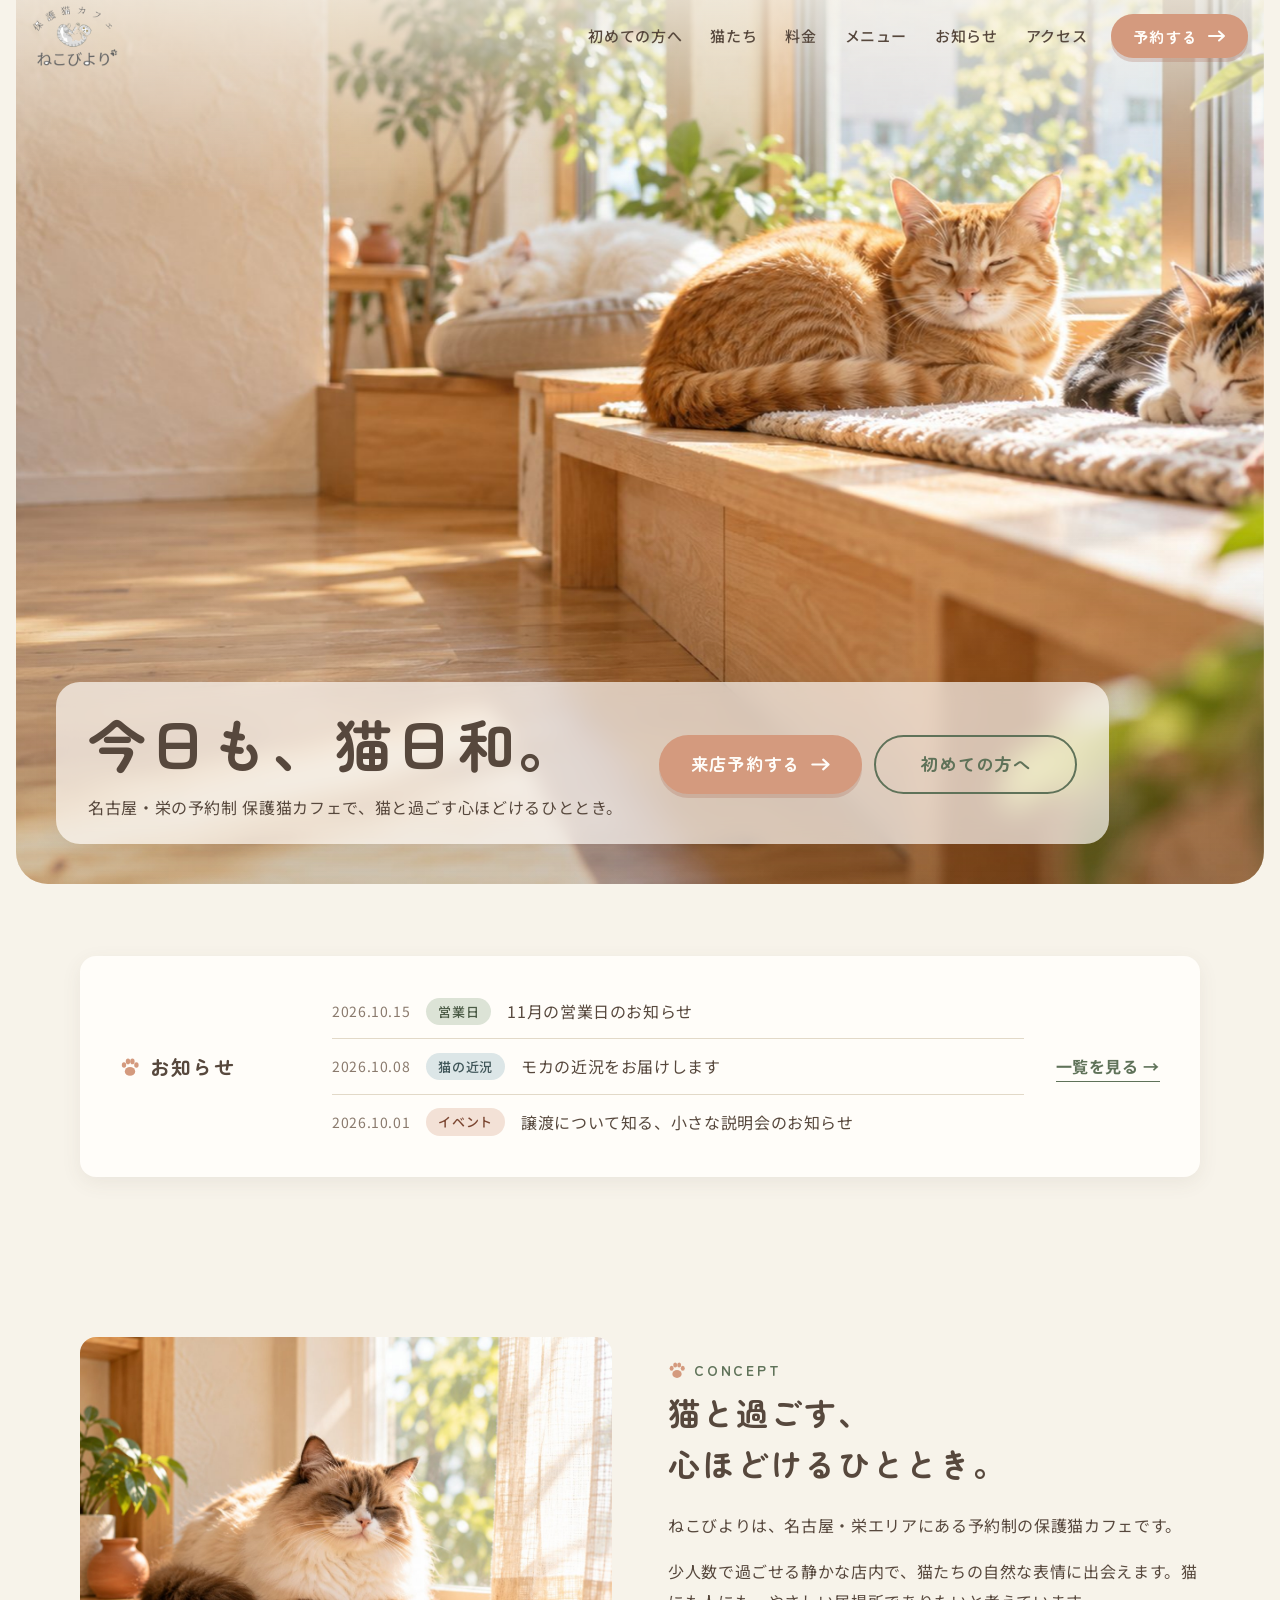
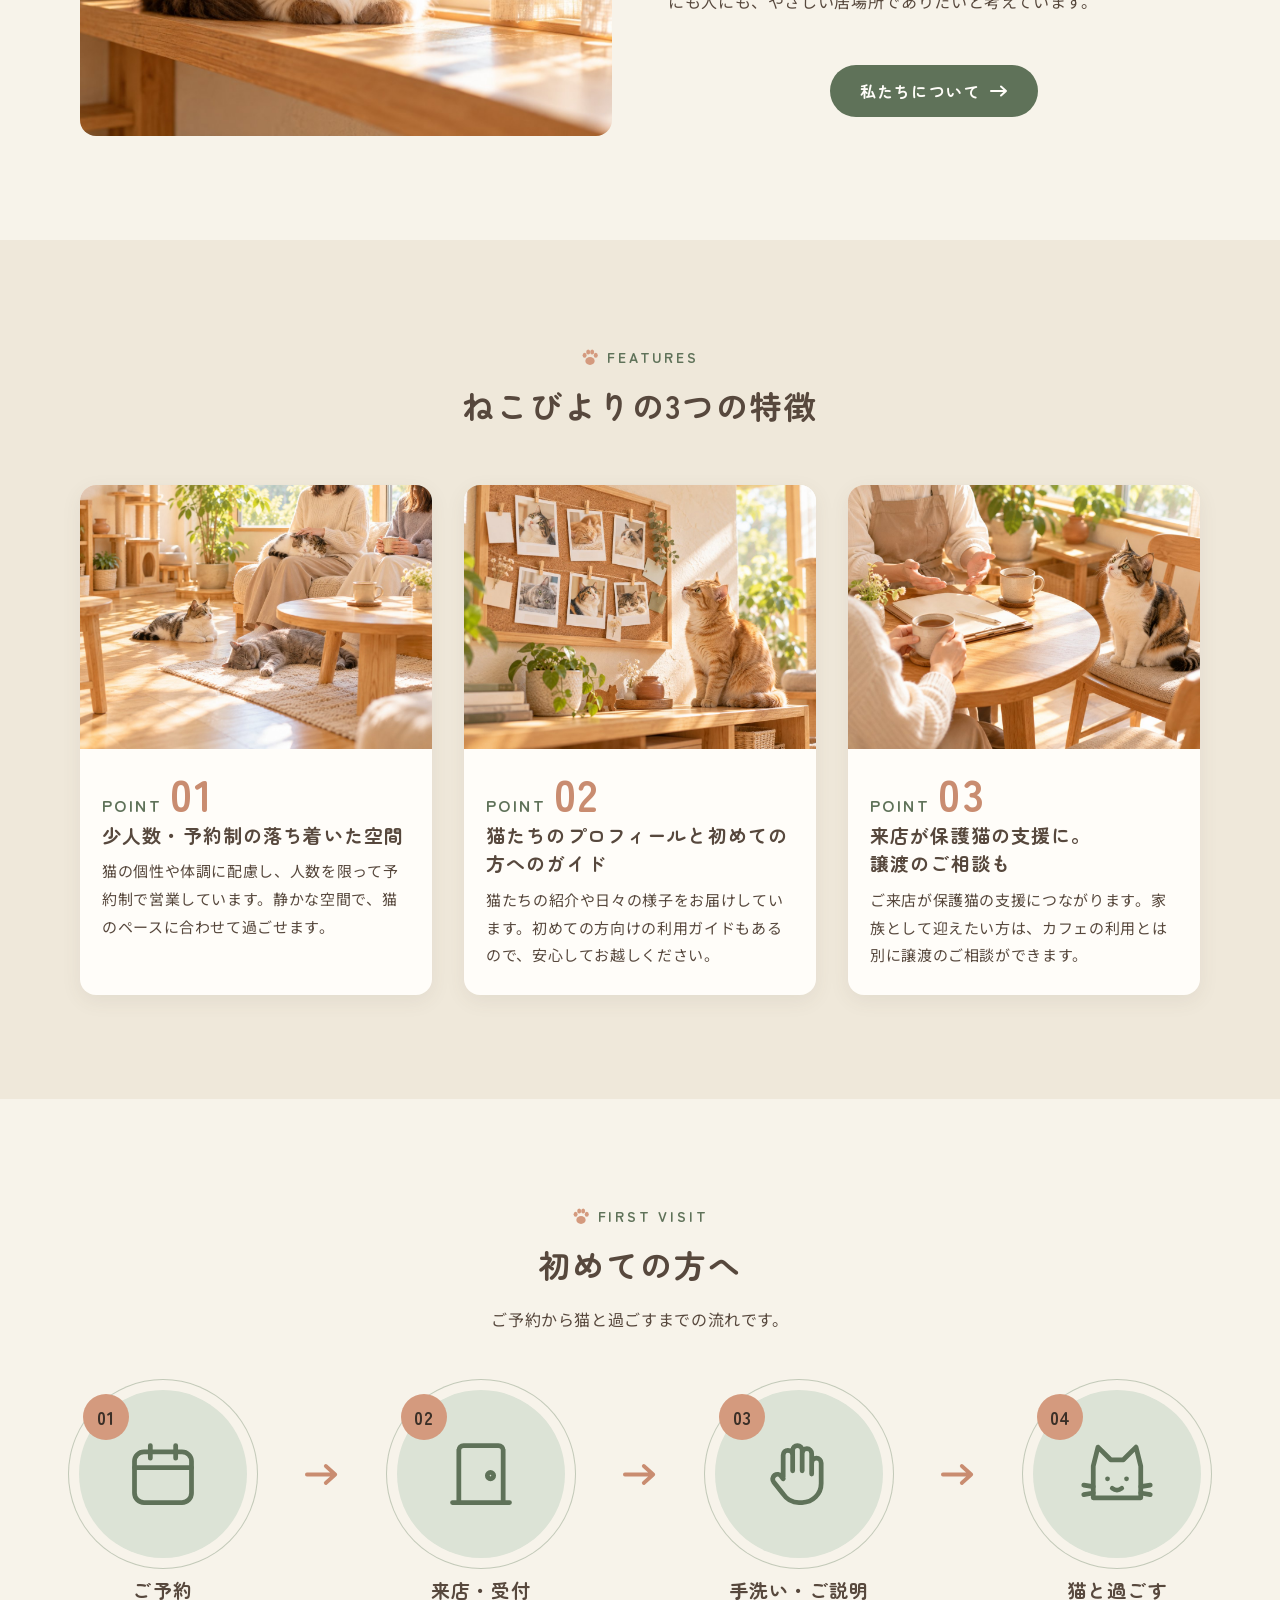
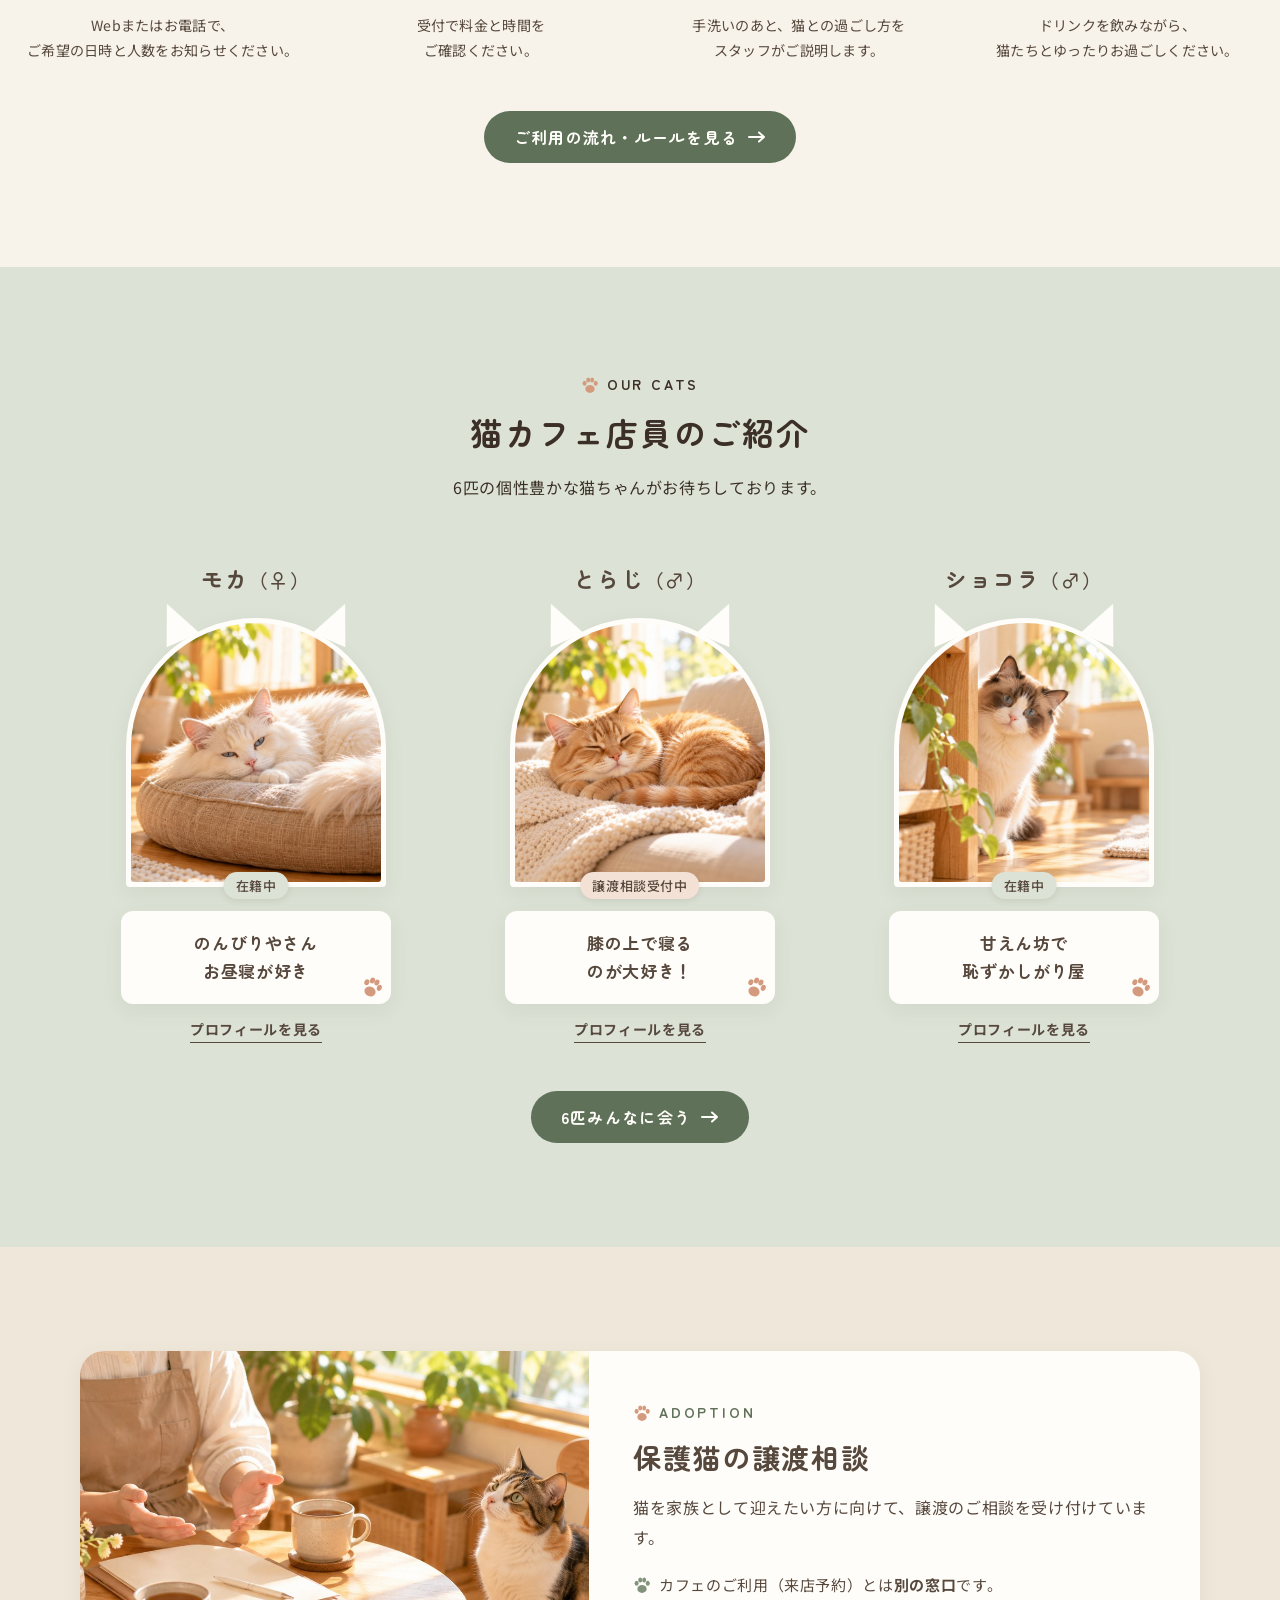
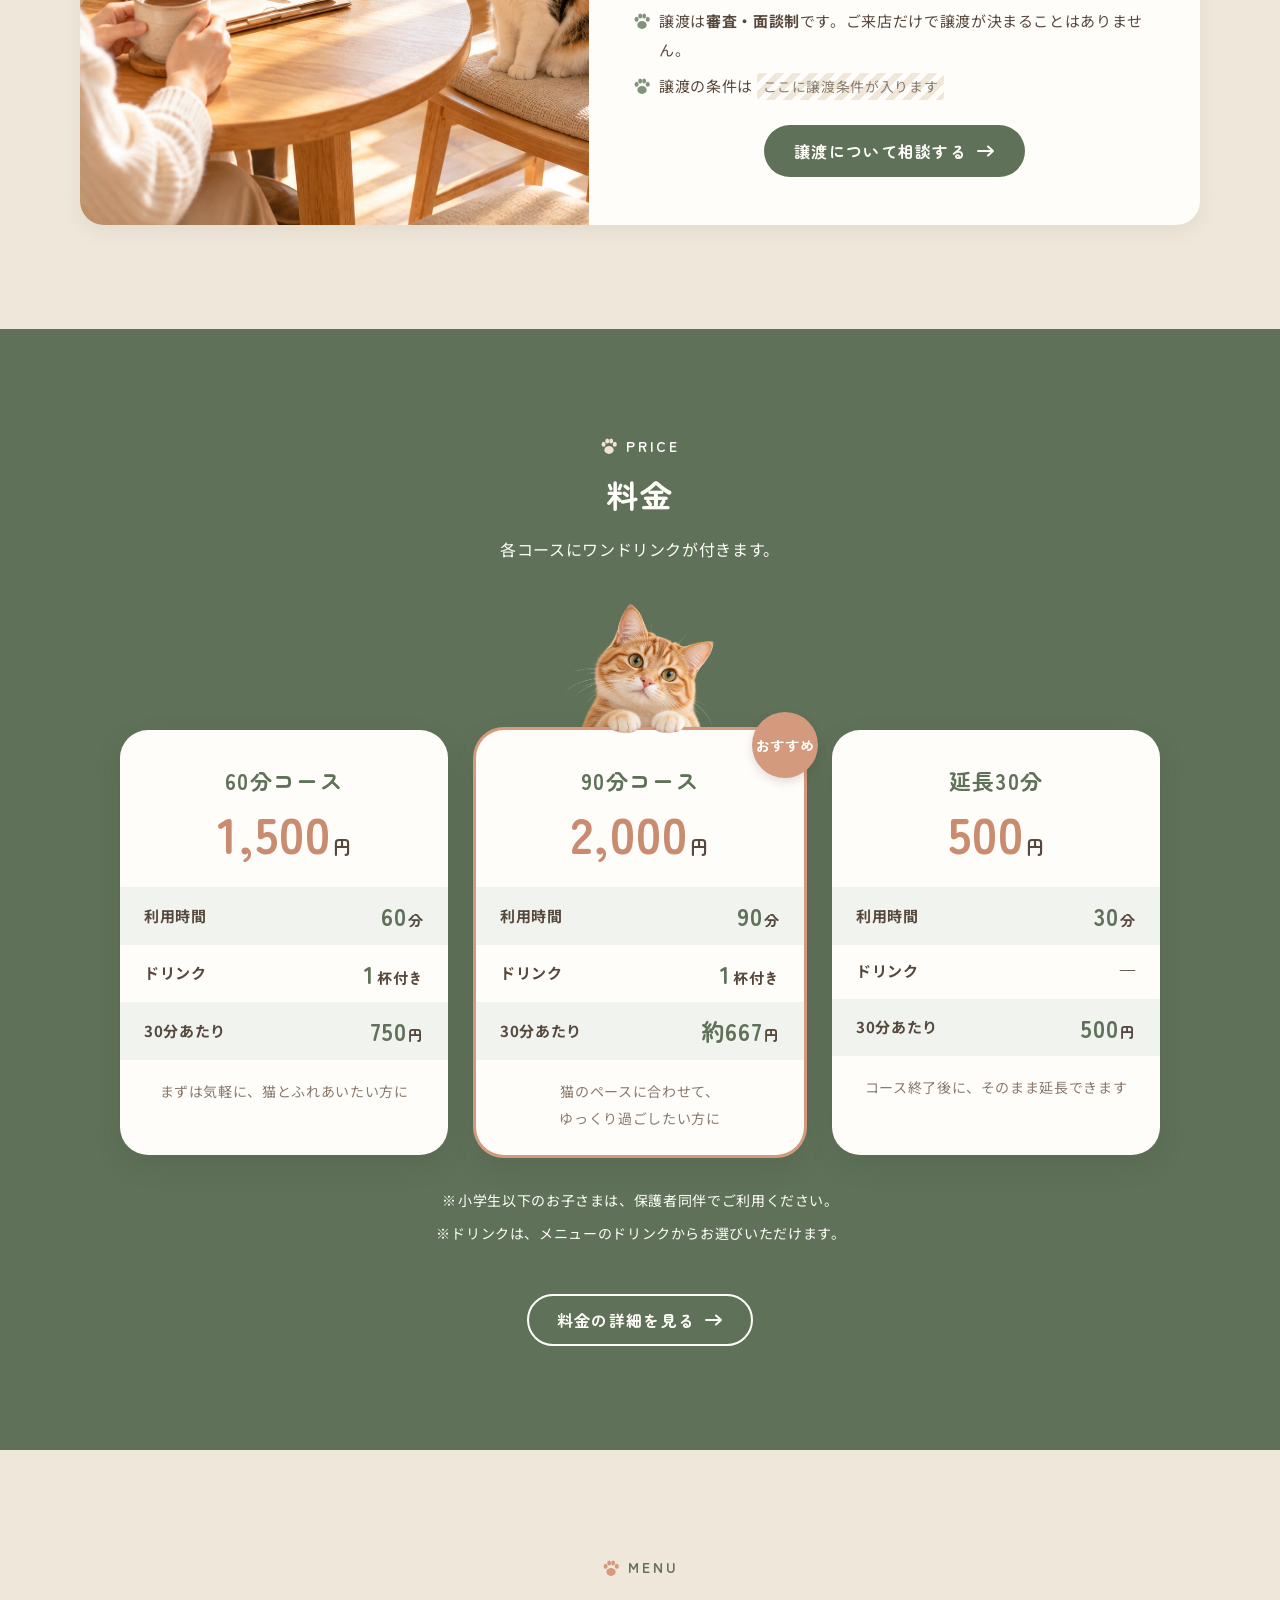
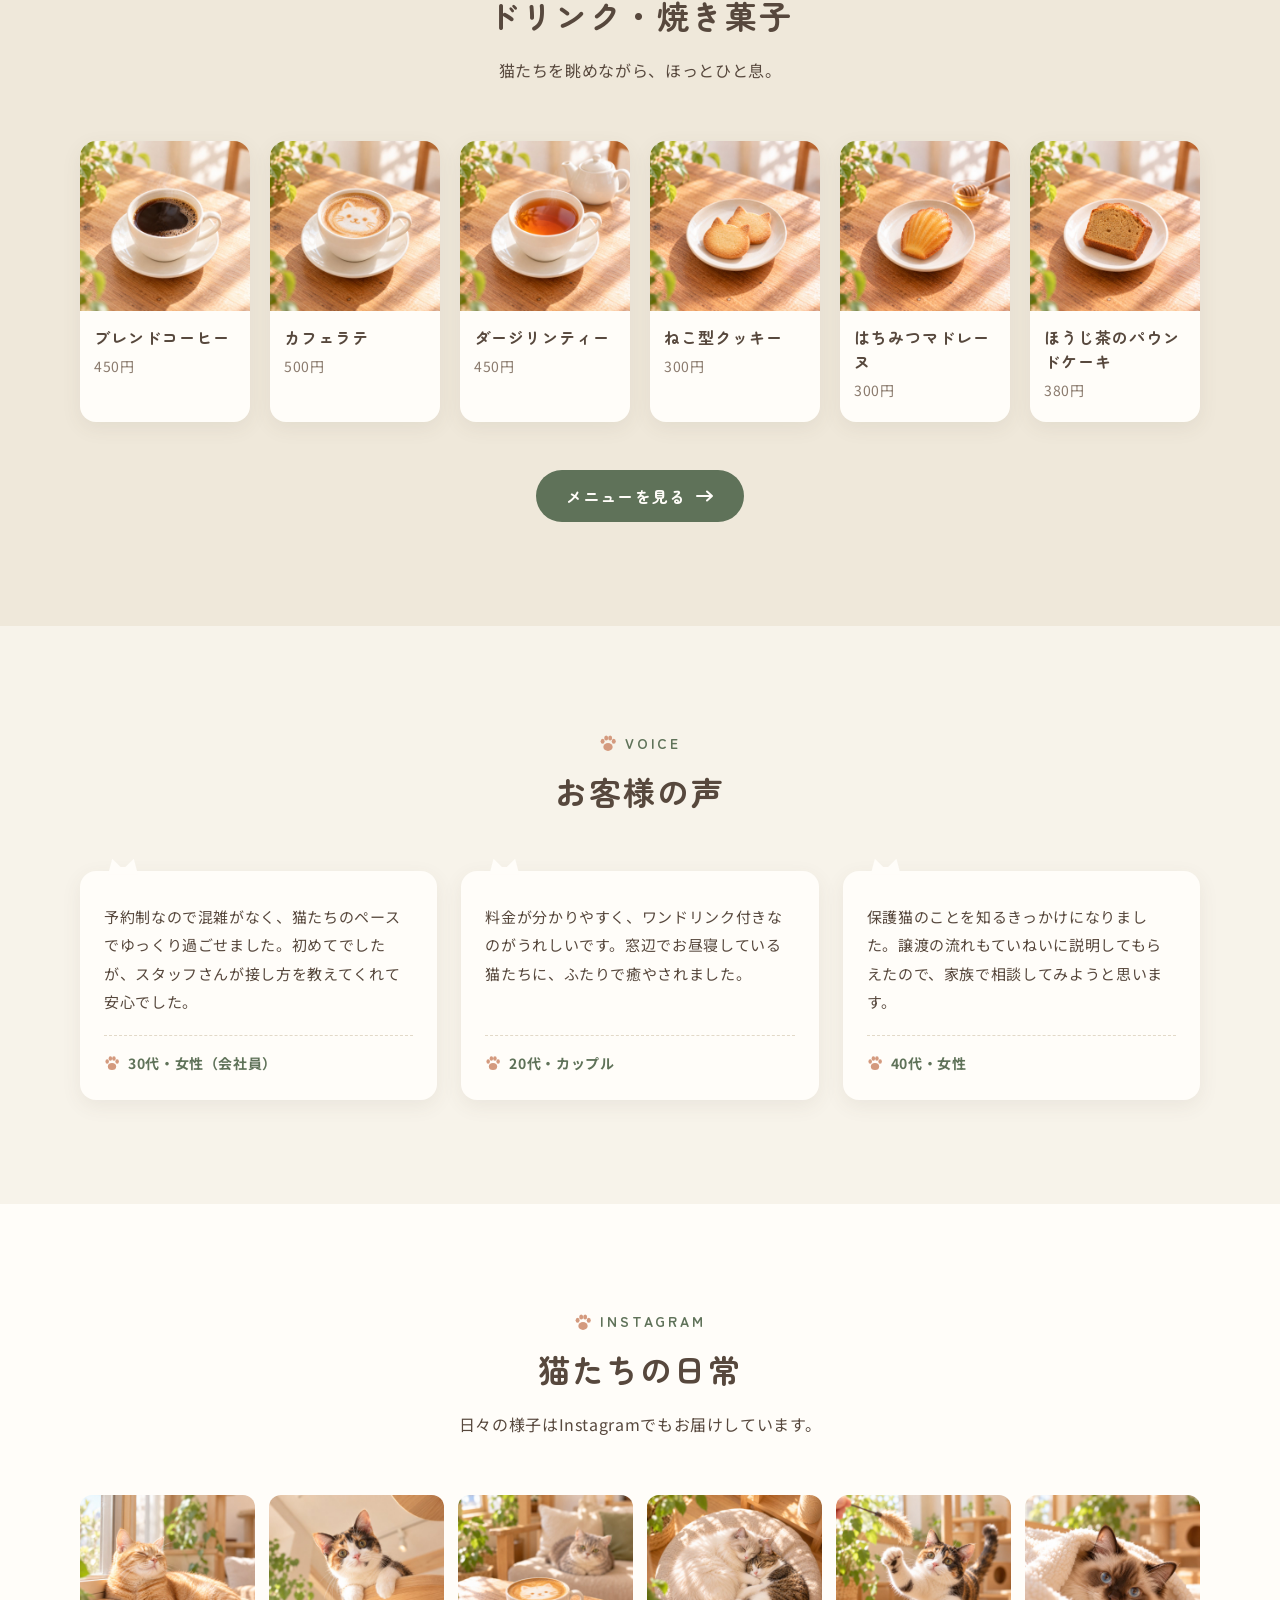
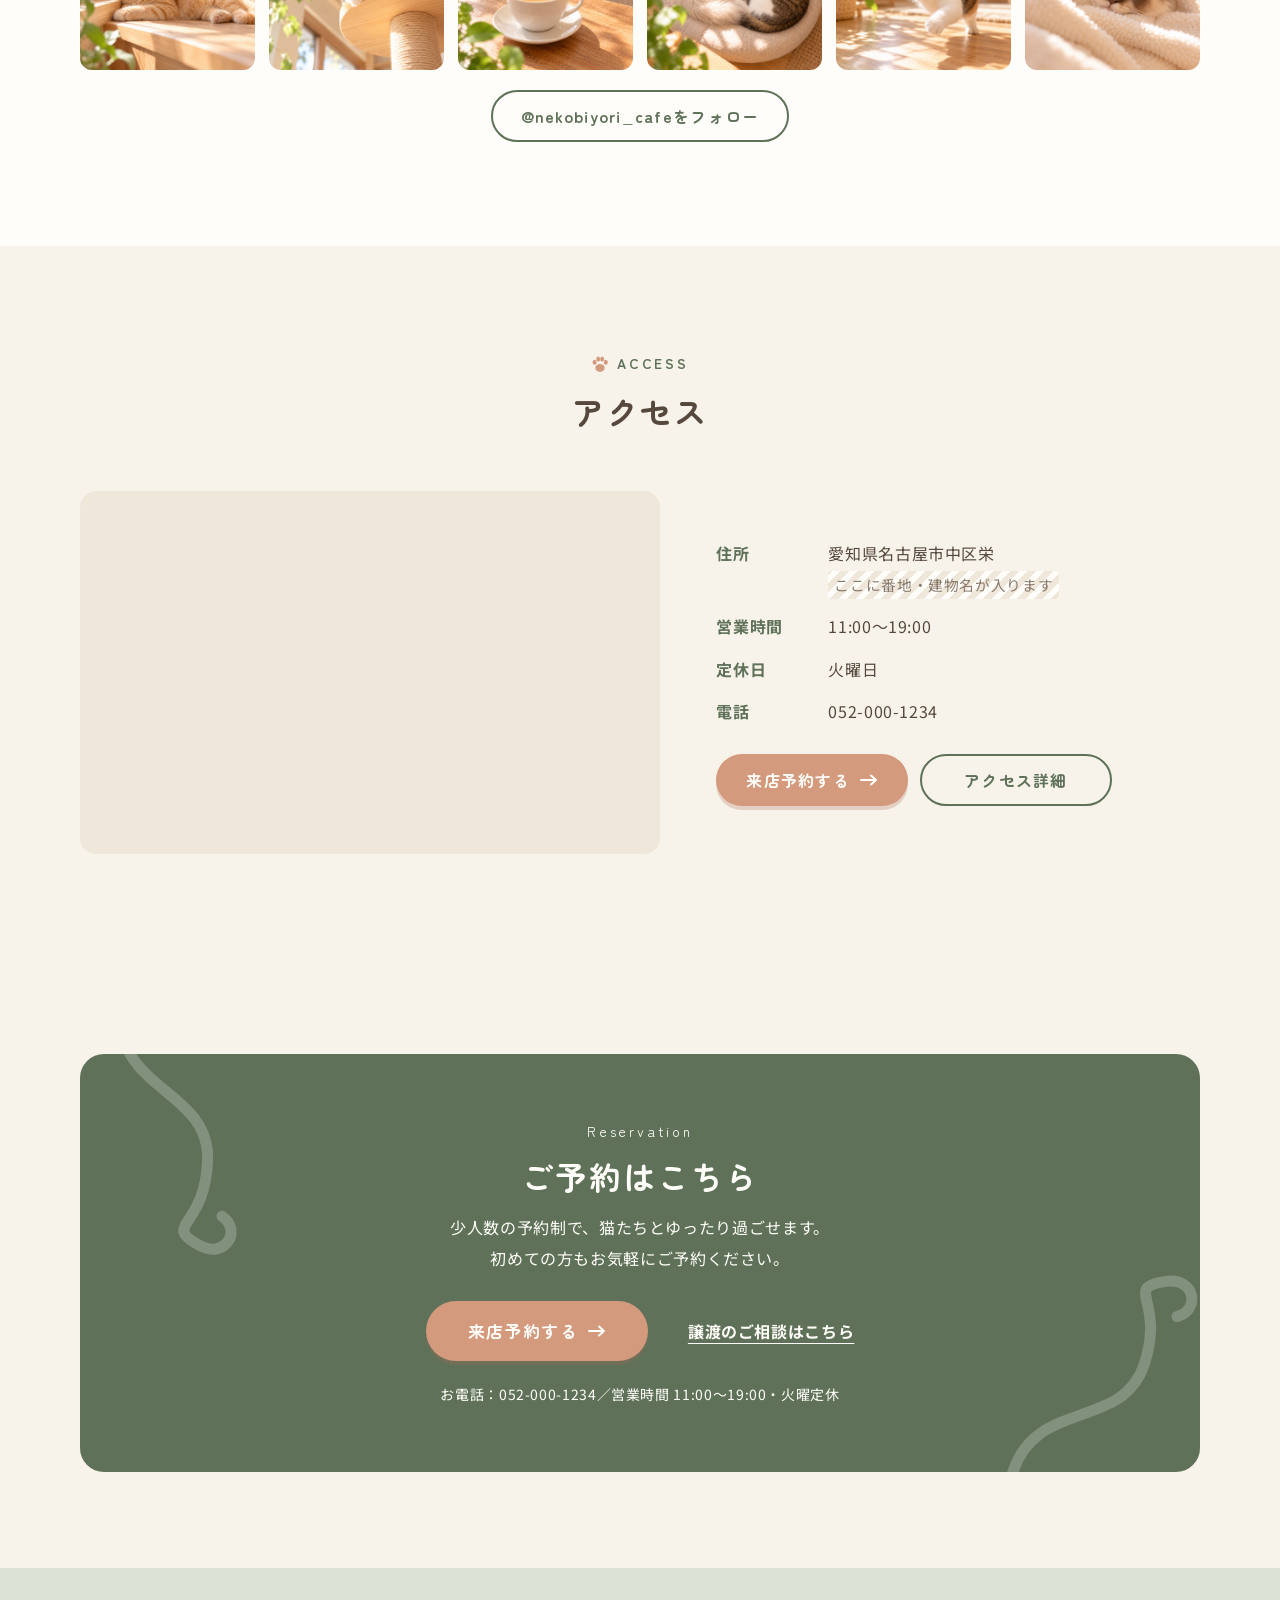
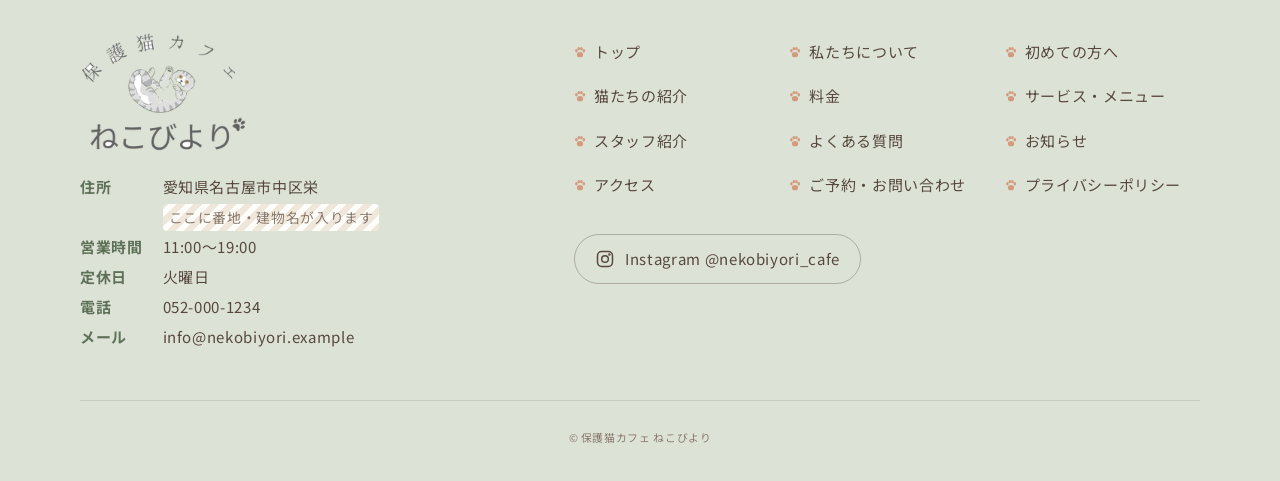
<file: index.html>
<!DOCTYPE html>
<html lang="ja" class="no-js">
<head>
<meta charset="UTF-8">
<meta name="viewport" content="width=device-width, initial-scale=1">
<title>保護猫カフェ ねこびより｜名古屋・栄の予約制保護猫カフェ</title>
<meta name="description" content="名古屋市中区・栄エリアの予約制保護猫カフェ「ねこびより」。少人数でゆったり、猫たちと過ごせます。譲渡のご相談も受け付けています。">
<link rel="icon" href="favicon.ico" sizes="any">
<link rel="icon" href="images/favicon-32.png" type="image/png" sizes="32x32">
<link rel="icon" href="images/favicon-192.png" type="image/png" sizes="192x192">
<link rel="apple-touch-icon" href="images/apple-touch-icon.png">
<link rel="preconnect" href="https://fonts.googleapis.com">
<link rel="preconnect" href="https://fonts.gstatic.com" crossorigin>
<link href="https://fonts.googleapis.com/css2?family=Noto+Sans+JP:wght@400;500;700&family=Zen+Maru+Gothic:wght@500;700&display=swap" rel="stylesheet">
<link rel="stylesheet" href="css/style.css?v=202610182017">
</head>
<body class="page-index">
<svg xmlns="http://www.w3.org/2000/svg" style="display:none" aria-hidden="true">
  <!-- 肉球（オリジナル） -->
  <symbol id="i-paw" viewBox="-24 -26 48 50"><ellipse cx="0" cy="10" rx="13" ry="11"/><ellipse cx="-15" cy="-6" rx="5.5" ry="7"/><ellipse cx="-5" cy="-15" rx="5.5" ry="7"/><ellipse cx="6" cy="-15" rx="5.5" ry="7"/><ellipse cx="16" cy="-6" rx="5.5" ry="7"/></symbol>
  <!-- しっぽの波線 -->
  <symbol id="i-tail" viewBox="0 0 140 24"><path d="M4 14 C 22 2, 34 22, 52 12 S 82 2, 100 12 S 124 20, 128 10 C 131 3, 138 4, 136 10"/></symbol>
  <symbol id="i-tail-big" viewBox="0 0 200 200"><path d="M20 190 C 40 120, 120 150, 140 90 S 120 20, 160 14 C 186 10, 192 40, 170 46"/></symbol>
  <symbol id="i-tel" viewBox="0 0 24 24"><path d="M6.6 10.8a15.1 15.1 0 0 0 6.6 6.6l2.2-2.2a1 1 0 0 1 1-.25 11.4 11.4 0 0 0 3.6.57 1 1 0 0 1 1 1V20a1 1 0 0 1-1 1A17 17 0 0 1 3 4a1 1 0 0 1 1-1h3.5a1 1 0 0 1 1 1c0 1.25.2 2.45.57 3.57a1 1 0 0 1-.25 1l-2.2 2.2Z"/></symbol>
  <symbol id="i-check" viewBox="0 0 24 24"><path d="M12 2a10 10 0 1 0 0 20 10 10 0 0 0 0-20Zm-1.4 14.6-4.2-4.2 1.4-1.4 2.8 2.8 5.6-5.6 1.4 1.4-7 7Z"/></symbol>
  <symbol id="i-info" viewBox="0 0 24 24"><path d="M12 2a10 10 0 1 0 0 20 10 10 0 0 0 0-20Zm1 15h-2v-6h2v6Zm0-8h-2V7h2v2Z"/></symbol>
  <symbol id="i-insta" viewBox="0 0 24 24"><rect x="3" y="3" width="18" height="18" rx="5"/><circle cx="12" cy="12" r="4"/><circle cx="17.3" cy="6.7" r="0.6"/></symbol>
  <!-- 線のアイコン（利用ルールなど） -->
  <symbol id="i-calendar" viewBox="0 0 24 24"><rect x="3" y="5" width="18" height="16" rx="3"/><path d="M3 10h18M8 3v4M16 3v4"/></symbol>
  <symbol id="i-child" viewBox="0 0 24 24"><circle cx="8" cy="6" r="2.5"/><circle cx="16.5" cy="9" r="2"/><path d="M4 21v-6a4 4 0 0 1 8 0v6M13.5 21v-4a3 3 0 0 1 6 0v4"/></symbol>
  <symbol id="i-hand" viewBox="0 0 24 24"><path d="M7 13V6a1.5 1.5 0 0 1 3 0v5M10 11V4.5a1.5 1.5 0 0 1 3 0V11M13 11V5.5a1.5 1.5 0 0 1 3 0V12M16 12V8.5a1.5 1.5 0 0 1 3 0V15a6 6 0 0 1-6 6h-1a6 6 0 0 1-5-2.7L4 14.5a1.5 1.5 0 0 1 2.4-1.8L7 13.5"/></symbol>
  <symbol id="i-camera" viewBox="0 0 24 24"><path d="M4 8h3l2-3h6l2 3h3v11H4z"/><circle cx="12" cy="13" r="3.5"/><path d="M3 3l18 18"/></symbol>
  <symbol id="i-moon" viewBox="0 0 24 24"><path d="M20 14.5A8 8 0 0 1 9.5 4 8 8 0 1 0 20 14.5Z"/></symbol>
  <symbol id="i-cup" viewBox="0 0 24 24"><path d="M4 9h13v5a6 6 0 0 1-6 6h-1a6 6 0 0 1-6-6V9ZM17 11h1.5a2.5 2.5 0 0 1 0 5H16M8 3c0 1.5 1 1.5 1 3M12 3c0 1.5 1 1.5 1 3"/></symbol>
  <symbol id="i-heart" viewBox="0 0 24 24"><path d="M12 20s-7-4.4-9-9a4.8 4.8 0 0 1 9-3 4.8 4.8 0 0 1 9 3c-2 4.6-9 9-9 9Z"/></symbol>
  <symbol id="i-users" viewBox="0 0 24 24"><circle cx="9" cy="8" r="3"/><circle cx="17" cy="9" r="2.5"/><path d="M3 20a6 6 0 0 1 12 0M14 20a4.5 4.5 0 0 1 7.5-3.4"/></symbol>
  <symbol id="i-home" viewBox="0 0 24 24"><path d="M3 11 12 4l9 7M5 10v10h14V10M10 20v-5h4v5"/></symbol>
  <symbol id="i-door" viewBox="0 0 24 24"><path d="M5 21V4.5A1.5 1.5 0 0 1 6.5 3h11A1.5 1.5 0 0 1 19 4.5V21M3 21h18"/><circle cx="15" cy="12.5" r="1"/></symbol>
  <!-- 猫の顔（オリジナル） -->
  <symbol id="i-cat" viewBox="0 0 24 24"><path d="M4.5 19.5V9.5L6 3.5l4 4h4l4-4 1.5 6v10z"/><path d="M9 13.5h.01M15 13.5h.01M10.5 16.5q1.5 1.2 3 0M1.5 15.5l3 .5M1.5 18.5l3-.5M22.5 15.5l-3 .5M22.5 18.5l-3-.5"/></symbol>
  <symbol id="i-quiet" viewBox="0 0 24 24"><path d="M4 9h4l5-4v14l-5-4H4zM17 9l4 6M21 9l-4 6"/></symbol>
</svg>

<header class="header" id="header">
  <div class="header__inner">
    <a class="header__logo" href="index.html">
      <!-- ロゴ：images/logo-header.png（元データ：images/logo.png・背景透過） -->
      <img src="images/logo-header.png" width="222" height="160" alt="保護猫カフェ ねこびより">
    </a>
    <nav class="gnav" aria-label="グローバルナビゲーション">
      <ul class="gnav__list">
          <li><a class="gnav__link" href="guide.html">初めての方へ</a></li>
          <li><a class="gnav__link" href="cats.html">猫たち</a></li>
          <li><a class="gnav__link" href="price.html">料金</a></li>
          <li><a class="gnav__link" href="menu.html">メニュー</a></li>
          <li><a class="gnav__link" href="news.html">お知らせ</a></li>
          <li><a class="gnav__link" href="access.html">アクセス</a></li>
      </ul>
    </nav>
    <a class="btn btn--reserve btn--sm header__reserve" href="reserve.html">予約する<span class="btn__arrow" aria-hidden="true"></span></a>
    <button class="hamburger" type="button" aria-controls="drawer" aria-expanded="false" aria-label="メニューを開く">
      <span></span><span></span><span></span>
    </button>
  </div>
  <div class="drawer" id="drawer" aria-hidden="true">
    <nav aria-label="スマートフォン用メニュー">
      <ul class="drawer__list">
        <li><a class="drawer__link" href="index.html"><svg aria-hidden="true"><use href="#i-paw"></use></svg>トップ</a></li>
        <li><a class="drawer__link" href="about.html"><svg aria-hidden="true"><use href="#i-paw"></use></svg>私たちについて</a></li>
        <li><a class="drawer__link" href="guide.html"><svg aria-hidden="true"><use href="#i-paw"></use></svg>初めての方へ</a></li>
        <li><a class="drawer__link" href="cats.html"><svg aria-hidden="true"><use href="#i-paw"></use></svg>猫たちの紹介</a></li>
        <li><a class="drawer__link" href="price.html"><svg aria-hidden="true"><use href="#i-paw"></use></svg>料金</a></li>
        <li><a class="drawer__link" href="menu.html"><svg aria-hidden="true"><use href="#i-paw"></use></svg>サービス・メニュー</a></li>
        <li><a class="drawer__link" href="staff.html"><svg aria-hidden="true"><use href="#i-paw"></use></svg>スタッフ紹介</a></li>
        <li><a class="drawer__link" href="faq.html"><svg aria-hidden="true"><use href="#i-paw"></use></svg>よくある質問</a></li>
        <li><a class="drawer__link" href="news.html"><svg aria-hidden="true"><use href="#i-paw"></use></svg>お知らせ</a></li>
        <li><a class="drawer__link" href="access.html"><svg aria-hidden="true"><use href="#i-paw"></use></svg>アクセス</a></li>
        <li><a class="drawer__link" href="reserve.html"><svg aria-hidden="true"><use href="#i-paw"></use></svg>ご予約・お問い合わせ</a></li>
        <li><a class="drawer__link" href="privacy.html"><svg aria-hidden="true"><use href="#i-paw"></use></svg>プライバシーポリシー</a></li>
      </ul>
    </nav>
    <div class="drawer__cta">
      <a class="btn btn--reserve btn--lg" href="reserve.html">来店予約する<span class="btn__arrow" aria-hidden="true"></span></a>
      <a class="btn btn--outline" href="reserve.html#adoption">譲渡のご相談</a>
    </div>
    <!-- ▼WP化：営業時間 -->
    <p class="drawer__info">営業時間 11:00〜19:00（火曜定休）</p>
    <!-- ▲WP化：営業時間 -->
  </div>
</header>

<main class="main" id="main">
  <!-- ========== ファーストビュー ========== -->
  <section class="hero" aria-label="メインビジュアル">
    <!-- ▼スライドショー：約6秒ごとにフェードで切り替え（枚数を増減する場合は .hero__slide を追加・削除） -->
    <div class="hero__photo" id="heroSlides">
      <div class="hero__slide is-active">
        <!-- 画像差し替え：hero-01｜1920×1080（16:9）｜窓辺のひなたで猫たちがくつろぐ店内（メイン） -->
<img src="images/hero-01.jpg" width="1920" height="1080" alt="窓辺のひなたでくつろぐ猫たち" fetchpriority="high" decoding="async">
      </div>
      <div class="hero__slide" aria-hidden="true">
        <!-- 画像差し替え：hero-02｜1920×1080（16:9）｜お客様のひざの上で眠る茶トラ（とらじ） -->
<img src="images/hero-02.jpg" width="1920" height="1080" alt="ひざの上で眠る茶トラの猫" loading="lazy" decoding="async">
      </div>
      <div class="hero__slide" aria-hidden="true">
        <!-- 画像差し替え：hero-03｜1920×1080（16:9）｜キャットタワーで遊ぶ三毛（のりまき） -->
<img src="images/hero-03.jpg" width="1920" height="1080" alt="キャットタワーで遊ぶ三毛猫" loading="lazy" decoding="async">
      </div>
      <div class="hero__slide" aria-hidden="true">
        <!-- 画像差し替え：hero-04｜1920×1080（16:9）｜ドリンクを飲みながら猫を眺めるお客様（顔は写さない） -->
<img src="images/hero-04.jpg" width="1920" height="1080" alt="カフェラテのそばに座る猫" loading="lazy" decoding="async">
      </div>
      <div class="hero__slide" aria-hidden="true">
        <!-- 画像差し替え：hero-05｜1920×1080（16:9）｜クッションで眠る白い長毛猫（モカ）と観葉植物 -->
<img src="images/hero-05.jpg" width="1920" height="1080" alt="クッションで眠る白い長毛の猫" loading="lazy" decoding="async">
      </div>
    </div>
    <!-- ▲スライドショー -->
    <div class="hero__content">
      <h1 class="hero__catch">
        <span class="hero__line">今日も、</span><span class="hero__line">猫日和。</span>
      </h1>
      <p class="hero__message"><span>名古屋・栄の予約制 保護猫カフェで、</span><span>猫と過ごす心ほどけるひととき。</span></p>
      <div class="hero__buttons">
        <a class="btn btn--reserve" href="reserve.html">来店予約する<span class="btn__arrow" aria-hidden="true"></span></a>
        <a class="btn btn--outline" href="guide.html">初めての方へ</a>
      </div>
    </div>
  </section>

  <!-- ========== お知らせ（最新3件） ========== -->
  <section class="top-news" id="news" aria-labelledby="top-news-title">
    <div class="container">
      <div class="top-news__inner js-fade">
        <h2 class="top-news__title" id="top-news-title"><svg aria-hidden="true"><use href="#i-paw"></use></svg>お知らせ</h2>
        <!-- ▼WP化：お知らせ一覧ループ（最新3件） -->
        <ul class="news-list">
          <li class="news-list__item">
            <a class="news-list__link" href="news-detail.html">
              <span class="news-list__head"><time class="news-list__date" datetime="2026-10-15">2026.10.15</time><span class="tag tag--business">営業日</span></span>
              <span class="news-list__title">11月の営業日のお知らせ</span>
            </a>
          </li>
          <li class="news-list__item">
            <a class="news-list__link" href="news-detail.html">
              <span class="news-list__head"><time class="news-list__date" datetime="2026-10-08">2026.10.08</time><span class="tag tag--cats">猫の近況</span></span>
              <span class="news-list__title">モカの近況をお届けします</span>
            </a>
          </li>
          <li class="news-list__item">
            <a class="news-list__link" href="news-detail.html">
              <span class="news-list__head"><time class="news-list__date" datetime="2026-10-01">2026.10.01</time><span class="tag tag--event">イベント</span></span>
              <span class="news-list__title">譲渡について知る、小さな説明会のお知らせ</span>
            </a>
          </li>
        </ul>
        <!-- ▲WP化：お知らせ一覧ループ -->
        <a class="text-link" href="news.html">一覧を見る →</a>
      </div>
    </div>
  </section>

  <!-- ========== コンセプト ========== -->
  <section class="section concept" id="concept">
    <div class="container">
      <div class="media">
        <div class="media__photo js-fade">
          <!-- 画像差し替え：concept｜1200×900（4:3）｜窓辺で日なたぼっこする猫（ショコラ） -->
<img src="images/concept.jpg" width="1200" height="900" alt="窓辺で日なたぼっこする長毛の猫" loading="lazy" decoding="async">
        </div>
        <div class="media__text js-fade">
          <p class="sec-title__en"><svg aria-hidden="true"><use href="#i-paw"></use></svg>Concept</p>
          <h2 class="concept__message">猫と過ごす、<br>心ほどけるひととき。</h2>
          <div class="concept__text">
            <p>ねこびよりは、名古屋・栄エリアにある予約制の保護猫カフェです。</p>
            <p>少人数で過ごせる静かな店内で、猫たちの自然な表情に出会えます。猫にも人にも、やさしい居場所でありたいと考えています。</p>
          </div>
          <div class="btn-wrap concept__cta">
            <a class="btn btn--main" href="about.html">私たちについて<span class="btn__arrow" aria-hidden="true"></span></a>
          </div>
        </div>
      </div>
    </div>
  </section>

  <!-- ========== 3つの特徴 ========== -->
  <section class="section section--tint" id="features">
    <div class="container">
      <div class="sec-title js-fade">
      <p class="sec-title__en"><svg aria-hidden="true"><use href="#i-paw"></use></svg>Features</p>
      <h2 class="sec-title__ja">ねこびよりの3つの特徴</h2>
    </div>
      <div class="card-grid">
        <article class="card js-fade">
          <div class="card__photo">
            <!-- 画像差し替え：feature-01｜1200×900（4:3）｜少人数でくつろぐ店内 -->
<img src="images/feature-01.jpg" width="1200" height="900" alt="" loading="lazy" decoding="async">
          </div>
          <div class="card__body">
            <p class="feature__num"><span class="feature__label">Point</span><span class="feature__digit">01</span></p>
            <h3 class="card__title">少人数・予約制の落ち着いた空間</h3>
            <p class="card__text">猫の個性や体調に配慮し、人数を限って予約制で営業しています。静かな空間で、猫のペースに合わせて過ごせます。</p>
          </div>
        </article>
        <article class="card js-fade">
          <div class="card__photo">
            <!-- 画像差し替え：feature-02｜1200×900（4:3）｜猫の紹介ボード -->
<img src="images/feature-02.jpg" width="1200" height="900" alt="" loading="lazy" decoding="async">
          </div>
          <div class="card__body">
            <p class="feature__num"><span class="feature__label">Point</span><span class="feature__digit">02</span></p>
            <h3 class="card__title">猫たちのプロフィールと初めての方へのガイド</h3>
            <p class="card__text">猫たちの紹介や日々の様子をお届けしています。初めての方向けの利用ガイドもあるので、安心してお越しください。</p>
          </div>
        </article>
        <article class="card js-fade">
          <div class="card__photo">
            <!-- 画像差し替え：feature-03｜1200×900（4:3）｜譲渡相談のテーブル -->
<img src="images/feature-03.jpg" width="1200" height="900" alt="" loading="lazy" decoding="async">
          </div>
          <div class="card__body">
            <p class="feature__num"><span class="feature__label">Point</span><span class="feature__digit">03</span></p>
            <h3 class="card__title">来店が保護猫の支援に。<br>譲渡のご相談も</h3>
            <p class="card__text">ご来店が保護猫の支援につながります。家族として迎えたい方は、カフェの利用とは別に譲渡のご相談ができます。</p>
          </div>
        </article>
      </div>
    </div>
  </section>

  <!-- ========== 初めての方へ ========== -->
  <section class="section" id="flow">
    <div class="container">
      <div class="sec-title js-fade">
      <p class="sec-title__en"><svg aria-hidden="true"><use href="#i-paw"></use></svg>First visit</p>
      <h2 class="sec-title__ja">初めての方へ</h2>
      <p class="sec-title__lead">ご予約から猫と過ごすまでの流れです。</p>
    </div>
      <ol class="flow">
        <li class="flow__item js-fade">
          <div class="flow__icon">
            <svg aria-hidden="true"><use href="#i-calendar"></use></svg>
            <span class="flow__num"><span class="sr-only">STEP</span>01</span>
          </div>
          <div class="flow__body">
            <h3 class="flow__title">ご予約</h3>
            <p class="flow__text">Webまたはお電話で、<br class="br-pc">ご希望の日時と人数をお知らせください。</p>
          </div>
        </li>
        <li class="flow__item js-fade">
          <div class="flow__icon">
            <svg aria-hidden="true"><use href="#i-door"></use></svg>
            <span class="flow__num"><span class="sr-only">STEP</span>02</span>
          </div>
          <div class="flow__body">
            <h3 class="flow__title">来店・受付</h3>
            <p class="flow__text">受付で料金と時間を<br class="br-pc">ご確認ください。</p>
          </div>
        </li>
        <li class="flow__item js-fade">
          <div class="flow__icon">
            <svg aria-hidden="true"><use href="#i-hand"></use></svg>
            <span class="flow__num"><span class="sr-only">STEP</span>03</span>
          </div>
          <div class="flow__body">
            <h3 class="flow__title">手洗い・ご説明</h3>
            <p class="flow__text">手洗いのあと、猫との過ごし方を<br class="br-pc">スタッフがご説明します。</p>
          </div>
        </li>
        <li class="flow__item js-fade">
          <div class="flow__icon">
            <svg aria-hidden="true"><use href="#i-cat"></use></svg>
            <span class="flow__num"><span class="sr-only">STEP</span>04</span>
          </div>
          <div class="flow__body">
            <h3 class="flow__title">猫と過ごす</h3>
            <p class="flow__text">ドリンクを飲みながら、<br class="br-pc">猫たちとゆったりお過ごしください。</p>
          </div>
        </li>
      </ol>
      <div class="btn-wrap">
        <a class="btn btn--main" href="guide.html">ご利用の流れ・ルールを見る<span class="btn__arrow" aria-hidden="true"></span></a>
      </div>
    </div>
  </section>

  <!-- ========== 猫たち ========== -->
  <section class="section section--cats" id="cats">
    <div class="container">
      <div class="sec-title js-fade">
      <p class="sec-title__en"><svg aria-hidden="true"><use href="#i-paw"></use></svg>Our cats</p>
      <h2 class="sec-title__ja">猫カフェ店員のご紹介</h2>
      <p class="sec-title__lead">6匹の個性豊かな猫ちゃんがお待ちしております。</p>
    </div>
      <!-- ▼WP化：猫の紹介ループ（js/main.js の CATS 配列から4匹を表示） -->
      <div class="cat-list cat-list--preview" id="catPreview"></div>
      <!-- ▲WP化：猫の紹介ループ -->
      <div class="btn-wrap">
        <a class="btn btn--main" href="cats.html">6匹みんなに会う<span class="btn__arrow" aria-hidden="true"></span></a>
      </div>
    </div>
  </section>

  <!-- ========== 譲渡相談 ========== -->
  <section class="section section--tint adoption" id="adoption">
    <div class="container">
      <div class="adoption__box js-fade">
        <div class="adoption__photo">
          <!-- 画像差し替え：feature-03｜1200×900（4:3）｜譲渡相談のテーブル -->
<img src="images/feature-03.jpg" width="1200" height="900" alt="譲渡相談のテーブル" loading="lazy" decoding="async">
        </div>
        <div class="adoption__body">
          <p class="sec-title__en"><svg aria-hidden="true"><use href="#i-paw"></use></svg>Adoption</p>
          <h2 class="adoption__title">保護猫の譲渡相談</h2>
          <p>猫を家族として迎えたい方に向けて、譲渡のご相談を受け付けています。</p>
          <ul class="adoption__points">
            <li><svg aria-hidden="true"><use href="#i-paw"></use></svg><span>カフェのご利用（来店予約）とは<strong>別の窓口</strong>です。</span></li>
            <li><svg aria-hidden="true"><use href="#i-paw"></use></svg><span>譲渡は<strong>審査・面談制</strong>です。ご来店だけで譲渡が決まることはありません。</span></li>
            <li><svg aria-hidden="true"><use href="#i-paw"></use></svg><span>譲渡の条件は <span class="ph">ここに譲渡条件が入ります</span></span></li>
          </ul>
          <div class="adoption__cta">
            <a class="btn btn--main" href="reserve.html#adoption">譲渡について相談する<span class="btn__arrow" aria-hidden="true"></span></a>
          </div>
        </div>
      </div>
    </div>
  </section>

  <!-- ========== 料金の概要 ========== -->
  <section class="section section--green top-price" id="price">
    <div class="container">
      <div class="sec-title js-fade">
      <p class="sec-title__en"><svg aria-hidden="true"><use href="#i-paw"></use></svg>Price</p>
      <h2 class="sec-title__ja">料金</h2>
      <p class="sec-title__lead">各コースにワンドリンクが付きます。</p>
    </div>
      <div class="plans">
        <div class="plan js-fade">
          <div class="plan__head">
            <h3 class="plan__name">60分コース</h3>
            <p class="plan__price"><span class="plan__price-num">1,500</span>円</p>
          </div>
          <dl class="plan__list">
            <div class="plan__row"><dt>利用時間</dt><dd><span class="plan__num">60</span>分</dd></div>
            <div class="plan__row"><dt>ドリンク</dt><dd><span class="plan__num">1</span>杯付き</dd></div>
            <div class="plan__row"><dt>30分あたり</dt><dd><span class="plan__num">750</span>円</dd></div>
          </dl>
          <p class="plan__note">まずは気軽に、猫とふれあいたい方に</p>
        </div>
        <div class="plan plan--recommend js-fade">
          <span class="plan__badge">おすすめ</span>
          <span class="plan__peek" aria-hidden="true">
            <span class="plan__peek-body">
              <!-- 画像差し替え：price-cat｜360×313（背景透過）｜カードのふちからひょこっとのぞく猫（とらじ・背景透過PNG） -->
<img src="images/price-cat.png" width="360" height="313" alt="" loading="lazy" decoding="async">
            </span>
            <span class="plan__peek-paws"><img src="images/price-cat.png" width="360" height="313" alt="" loading="lazy" decoding="async"></span>
          </span>
          <div class="plan__head">
            <h3 class="plan__name">90分コース</h3>
            <p class="plan__price"><span class="plan__price-num">2,000</span>円</p>
          </div>
          <dl class="plan__list">
            <div class="plan__row"><dt>利用時間</dt><dd><span class="plan__num">90</span>分</dd></div>
            <div class="plan__row"><dt>ドリンク</dt><dd><span class="plan__num">1</span>杯付き</dd></div>
            <div class="plan__row"><dt>30分あたり</dt><dd><span class="plan__num">約667</span>円</dd></div>
          </dl>
          <p class="plan__note">猫のペースに合わせて、<br>ゆっくり過ごしたい方に</p>
        </div>
        <div class="plan js-fade">
          <div class="plan__head">
            <h3 class="plan__name">延長30分</h3>
            <p class="plan__price"><span class="plan__price-num">500</span>円</p>
          </div>
          <dl class="plan__list">
            <div class="plan__row"><dt>利用時間</dt><dd><span class="plan__num">30</span>分</dd></div>
            <div class="plan__row"><dt>ドリンク</dt><dd>—</dd></div>
            <div class="plan__row"><dt>30分あたり</dt><dd><span class="plan__num">500</span>円</dd></div>
          </dl>
          <p class="plan__note">コース終了後に、そのまま延長できます</p>
        </div>
      </div>
      <ul class="plans__notes">
        <li>小学生以下のお子さまは、保護者同伴でご利用ください。</li>
        <li>ドリンクは、メニューのドリンクからお選びいただけます。</li>
      </ul>
      <div class="btn-wrap">
        <a class="btn btn--light" href="price.html">料金の詳細を見る<span class="btn__arrow" aria-hidden="true"></span></a>
      </div>
    </div>
  </section>

  <!-- ========== メニュー ========== -->
  <section class="section section--tint" id="menu">
    <div class="container">
      <div class="sec-title js-fade">
      <p class="sec-title__en"><svg aria-hidden="true"><use href="#i-paw"></use></svg>Menu</p>
      <h2 class="sec-title__ja">ドリンク・焼き菓子</h2>
      <p class="sec-title__lead">猫たちを眺めながら、ほっとひと息。</p>
    </div>
      <div class="menu-items menu-items--6">
        <div class="card js-fade">
          <div class="card__photo">
            <!-- 画像差し替え：drink-01｜800×800（1:1）｜ブレンドコーヒー -->
<img src="images/drink-01.jpg" width="800" height="800" alt="ブレンドコーヒー" loading="lazy" decoding="async">
          </div>
          <div class="card__body">
            <h3 class="card__title">ブレンドコーヒー</h3>
            <p class="menu-price">450円</p>
          </div>
        </div>
        <div class="card js-fade">
          <div class="card__photo">
            <!-- 画像差し替え：drink-02｜800×800（1:1）｜カフェラテ -->
<img src="images/drink-02.jpg" width="800" height="800" alt="カフェラテ" loading="lazy" decoding="async">
          </div>
          <div class="card__body">
            <h3 class="card__title">カフェラテ</h3>
            <p class="menu-price">500円</p>
          </div>
        </div>
        <div class="card js-fade">
          <div class="card__photo">
            <!-- 画像差し替え：drink-03｜800×800（1:1）｜紅茶（ダージリンティー） -->
<img src="images/drink-03.jpg" width="800" height="800" alt="ダージリンティー" loading="lazy" decoding="async">
          </div>
          <div class="card__body">
            <h3 class="card__title">ダージリンティー</h3>
            <p class="menu-price">450円</p>
          </div>
        </div>
        <div class="card js-fade">
          <div class="card__photo">
            <!-- 画像差し替え：sweets-01｜800×800（1:1）｜ねこ型のクッキー -->
<img src="images/sweets-01.jpg" width="800" height="800" alt="ねこ型クッキー" loading="lazy" decoding="async">
          </div>
          <div class="card__body">
            <h3 class="card__title">ねこ型クッキー</h3>
            <p class="menu-price">300円</p>
          </div>
        </div>
        <div class="card js-fade">
          <div class="card__photo">
            <!-- 画像差し替え：sweets-02｜800×800（1:1）｜はちみつマドレーヌ -->
<img src="images/sweets-02.jpg" width="800" height="800" alt="はちみつマドレーヌ" loading="lazy" decoding="async">
          </div>
          <div class="card__body">
            <h3 class="card__title">はちみつマドレーヌ</h3>
            <p class="menu-price">300円</p>
          </div>
        </div>
        <div class="card js-fade">
          <div class="card__photo">
            <!-- 画像差し替え：sweets-03｜800×800（1:1）｜ほうじ茶のパウンドケーキ -->
<img src="images/sweets-03.jpg" width="800" height="800" alt="ほうじ茶のパウンドケーキ" loading="lazy" decoding="async">
          </div>
          <div class="card__body">
            <h3 class="card__title">ほうじ茶のパウンドケーキ</h3>
            <p class="menu-price">380円</p>
          </div>
        </div>
      </div>
      <div class="btn-wrap">
        <a class="btn btn--main" href="menu.html">メニューを見る<span class="btn__arrow" aria-hidden="true"></span></a>
      </div>
    </div>
  </section>

  <!-- ========== お客様の声 ========== -->
  <section class="section" id="voice">
    <div class="container">
      <div class="sec-title js-fade">
      <p class="sec-title__en"><svg aria-hidden="true"><use href="#i-paw"></use></svg>Voice</p>
      <h2 class="sec-title__ja">お客様の声</h2>
    </div>
      <!-- ▼WP化：お客様の声 -->
      <div class="voices">
        <figure class="voice js-fade">
          <blockquote class="voice__text"><p>予約制なので混雑がなく、猫たちのペースでゆっくり過ごせました。初めてでしたが、スタッフさんが接し方を教えてくれて安心でした。</p></blockquote>
          <figcaption class="voice__name"><svg aria-hidden="true"><use href="#i-paw"></use></svg>30代・女性（会社員）</figcaption>
        </figure>
        <figure class="voice js-fade">
          <blockquote class="voice__text"><p>料金が分かりやすく、ワンドリンク付きなのがうれしいです。窓辺でお昼寝している猫たちに、ふたりで癒やされました。</p></blockquote>
          <figcaption class="voice__name"><svg aria-hidden="true"><use href="#i-paw"></use></svg>20代・カップル</figcaption>
        </figure>
        <figure class="voice js-fade">
          <blockquote class="voice__text"><p>保護猫のことを知るきっかけになりました。譲渡の流れもていねいに説明してもらえたので、家族で相談してみようと思います。</p></blockquote>
          <figcaption class="voice__name"><svg aria-hidden="true"><use href="#i-paw"></use></svg>40代・女性</figcaption>
        </figure>
      </div>
      <!-- ▲WP化：お客様の声 -->
    </div>
  </section>

  <!-- ========== Instagram ========== -->
  <section class="section section--white insta" id="instagram">
    <div class="container">
      <div class="sec-title js-fade">
      <p class="sec-title__en"><svg aria-hidden="true"><use href="#i-paw"></use></svg>Instagram</p>
      <h2 class="sec-title__ja">猫たちの日常</h2>
      <p class="sec-title__lead">日々の様子はInstagramでも<br class="br-sp">お届けしています。</p>
    </div>
      <div class="insta__grid js-fade">
        <a class="insta__item" href="https://www.instagram.com/" target="_blank" rel="noopener" aria-label="Instagramの投稿1">
          <!-- 画像差し替え：insta-01｜800×800（1:1）｜Instagram用の写真 -->
<img src="images/insta-01.jpg" width="800" height="800" alt="" loading="lazy" decoding="async">
        </a>
        <a class="insta__item" href="https://www.instagram.com/" target="_blank" rel="noopener" aria-label="Instagramの投稿2">
          <!-- 画像差し替え：insta-02｜800×800（1:1）｜Instagram用の写真 -->
<img src="images/insta-02.jpg" width="800" height="800" alt="" loading="lazy" decoding="async">
        </a>
        <a class="insta__item" href="https://www.instagram.com/" target="_blank" rel="noopener" aria-label="Instagramの投稿3">
          <!-- 画像差し替え：insta-03｜800×800（1:1）｜Instagram用の写真 -->
<img src="images/insta-03.jpg" width="800" height="800" alt="" loading="lazy" decoding="async">
        </a>
        <a class="insta__item" href="https://www.instagram.com/" target="_blank" rel="noopener" aria-label="Instagramの投稿4">
          <!-- 画像差し替え：insta-04｜800×800（1:1）｜Instagram用の写真 -->
<img src="images/insta-04.jpg" width="800" height="800" alt="" loading="lazy" decoding="async">
        </a>
        <a class="insta__item" href="https://www.instagram.com/" target="_blank" rel="noopener" aria-label="Instagramの投稿5">
          <!-- 画像差し替え：insta-05｜800×800（1:1）｜Instagram用の写真 -->
<img src="images/insta-05.jpg" width="800" height="800" alt="" loading="lazy" decoding="async">
        </a>
        <a class="insta__item" href="https://www.instagram.com/" target="_blank" rel="noopener" aria-label="Instagramの投稿6">
          <!-- 画像差し替え：insta-06｜800×800（1:1）｜Instagram用の写真 -->
<img src="images/insta-06.jpg" width="800" height="800" alt="" loading="lazy" decoding="async">
        </a>
      </div>
      <p class="insta__account">
        <a class="btn btn--outline" href="https://www.instagram.com/" target="_blank" rel="noopener">@nekobiyori_cafeをフォロー</a>
      </p>
    </div>
  </section>

  <!-- ========== アクセスの概要 ========== -->
  <section class="section" id="access">
    <div class="container">
      <div class="sec-title js-fade">
      <p class="sec-title__en"><svg aria-hidden="true"><use href="#i-paw"></use></svg>Access</p>
      <h2 class="sec-title__ja">アクセス</h2>
    </div>
      <div class="shop-info">
        <div class="map js-fade">
          <!-- 地図：栄駅周辺を仮表示しています。公開前に店舗の正式な地図に差し替えてください -->
          <iframe src="https://www.google.com/maps?q=%E6%A0%84%E9%A7%85%20%E5%90%8D%E5%8F%A4%E5%B1%8B&amp;z=15&amp;output=embed" title="店舗周辺の地図" loading="lazy" referrerpolicy="no-referrer-when-downgrade"></iframe>
        </div>
        <div class="js-fade">
          <!-- ▼WP化：店舗情報・営業時間 -->
          <dl class="shop-info__list">
            <dt>住所</dt><dd>愛知県名古屋市中区栄<br><span class="ph">ここに番地・建物名が入ります</span></dd>
            <dt>営業時間</dt><dd>11:00〜19:00</dd>
            <dt>定休日</dt><dd>火曜日</dd>
            <dt>電話</dt><dd>052-000-1234</dd>
          </dl>
          <!-- ▲WP化：店舗情報・営業時間 -->
          <div class="btn-row">
            <a class="btn btn--reserve" href="reserve.html">来店予約する<span class="btn__arrow" aria-hidden="true"></span></a>
            <a class="btn btn--outline" href="access.html">アクセス詳細</a>
          </div>
        </div>
      </div>
    </div>
  </section>

  <section class="cta" aria-labelledby="cta-title">
    <div class="container">
      <div class="cta__box js-fade">
        <svg class="cta__deco" aria-hidden="true"><use href="#i-tail-big"></use></svg>
        <svg class="cta__deco cta__deco--left" aria-hidden="true"><use href="#i-tail-big"></use></svg>
        <p class="cta__en">Reservation</p>
        <h2 class="cta__title" id="cta-title">ご予約はこちら</h2>
        <p class="cta__text">少人数の予約制で、<br class="br-sp">猫たちとゆったり過ごせます。<br>初めての方もお気軽にご予約ください。</p>
        <div class="cta__buttons">
          <a class="btn btn--reserve btn--lg" href="reserve.html">来店予約する<span class="btn__arrow" aria-hidden="true"></span></a>
          <a class="cta__sub" href="reserve.html#adoption">譲渡のご相談はこちら</a>
        </div>
        <p class="cta__tel">お電話：052-000-1234／営業時間 11:00〜19:00・火曜定休</p>
      </div>
    </div>
  </section>
</main>

<!-- 猫の詳細モーダル -->
<div class="modal" id="catModal" aria-hidden="true">
  <div class="modal__overlay"></div>
  <div class="modal__dialog" role="dialog" aria-modal="true" aria-labelledby="catModalTitle">
    <button class="modal__close" type="button" aria-label="閉じる">&times;</button>
    <div class="modal__content"></div>
  </div>
</div>

<footer class="footer">
  <div class="container">
    <div class="footer__grid">
      <div>
        <a class="footer__logo" href="index.html">
          <!-- ロゴ：images/logo-header.png（元データ：images/logo.png・背景透過） -->
          <img src="images/logo-header.png" width="222" height="160" alt="保護猫カフェ ねこびより" loading="lazy">
        </a>
        <!-- ▼WP化：店舗情報・営業時間 -->
        <dl class="footer__info">
          <dt>住所</dt><dd>愛知県名古屋市中区栄 <span class="ph">ここに番地・建物名が入ります</span></dd>
          <dt>営業時間</dt><dd>11:00〜19:00</dd>
          <dt>定休日</dt><dd>火曜日</dd>
          <dt>電話</dt><dd>052-000-1234</dd>
          <dt>メール</dt><dd>info@nekobiyori.example</dd>
        </dl>
        <!-- ▲WP化：店舗情報・営業時間 -->
      </div>
      <div>
        <nav class="footer__nav" aria-label="フッターナビゲーション">
          <a href="index.html"><svg aria-hidden="true"><use href="#i-paw"></use></svg>トップ</a>
          <a href="about.html"><svg aria-hidden="true"><use href="#i-paw"></use></svg>私たちについて</a>
          <a href="guide.html"><svg aria-hidden="true"><use href="#i-paw"></use></svg>初めての方へ</a>
          <a href="cats.html"><svg aria-hidden="true"><use href="#i-paw"></use></svg>猫たちの紹介</a>
          <a href="price.html"><svg aria-hidden="true"><use href="#i-paw"></use></svg>料金</a>
          <a href="menu.html"><svg aria-hidden="true"><use href="#i-paw"></use></svg>サービス・メニュー</a>
          <a href="staff.html"><svg aria-hidden="true"><use href="#i-paw"></use></svg>スタッフ紹介</a>
          <a href="faq.html"><svg aria-hidden="true"><use href="#i-paw"></use></svg>よくある質問</a>
          <a href="news.html"><svg aria-hidden="true"><use href="#i-paw"></use></svg>お知らせ</a>
          <a href="access.html"><svg aria-hidden="true"><use href="#i-paw"></use></svg>アクセス</a>
          <a href="reserve.html"><svg aria-hidden="true"><use href="#i-paw"></use></svg>ご予約・お問い合わせ</a>
          <a href="privacy.html"><svg aria-hidden="true"><use href="#i-paw"></use></svg>プライバシーポリシー</a>
        </nav>
        <a class="footer__sns" href="https://www.instagram.com/" target="_blank" rel="noopener"><svg aria-hidden="true"><use href="#i-insta"></use></svg>Instagram @nekobiyori_cafe</a>
      </div>
    </div>
    <p class="footer__copy"><small>&copy; 保護猫カフェ ねこびより</small></p>
  </div>
</footer>

<div class="sp-cta">
  <a class="sp-cta__tel" href="tel:0520001234">
    <span class="sp-cta__tel-icon"><svg aria-hidden="true"><use href="#i-tel"></use></svg></span>
    <span class="sp-cta__tel-text"><span class="sp-cta__tel-num">052-000-1234</span><span class="sp-cta__tel-time">11:00〜19:00／火曜定休</span></span>
  </a>
  <a class="btn btn--reserve" href="reserve.html">来店予約する<span class="btn__arrow" aria-hidden="true"></span></a>
</div>

<script src="js/main.js?v=202610182017"></script>
</body>
</html>
</file>
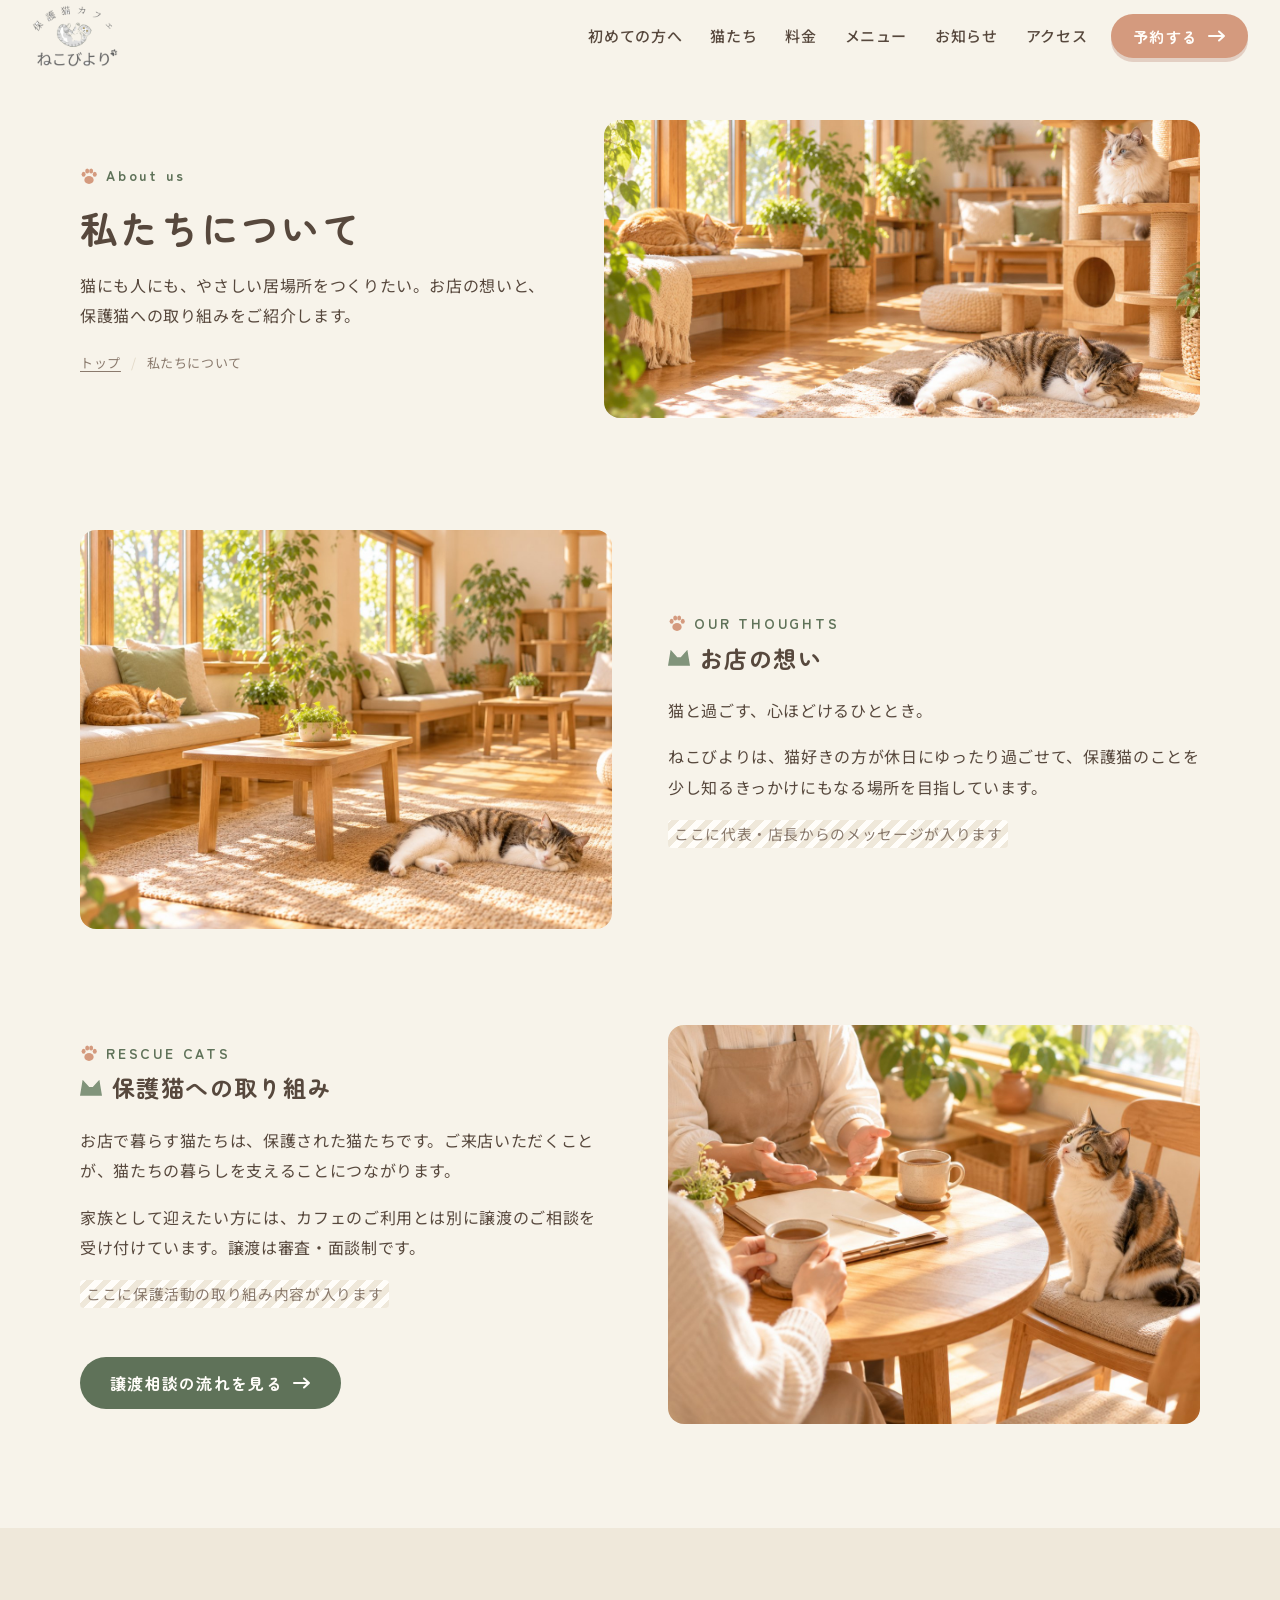
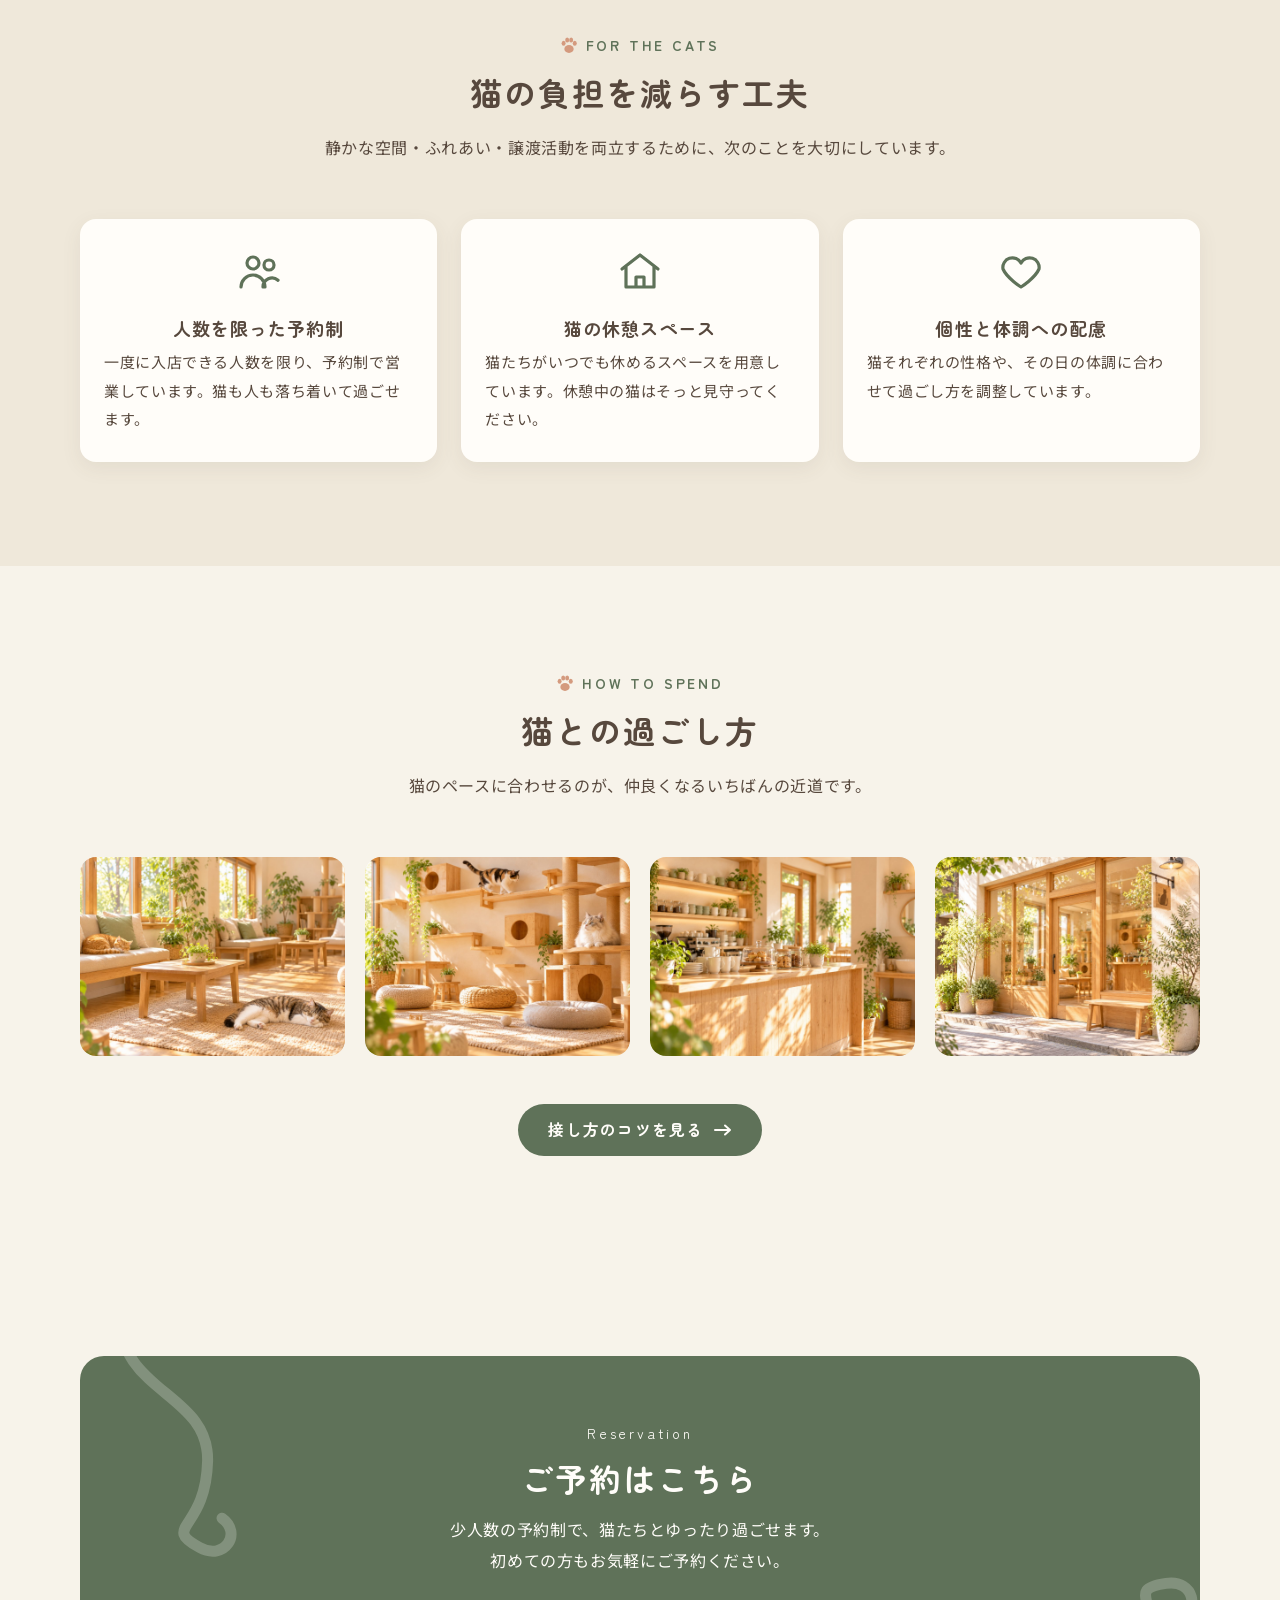
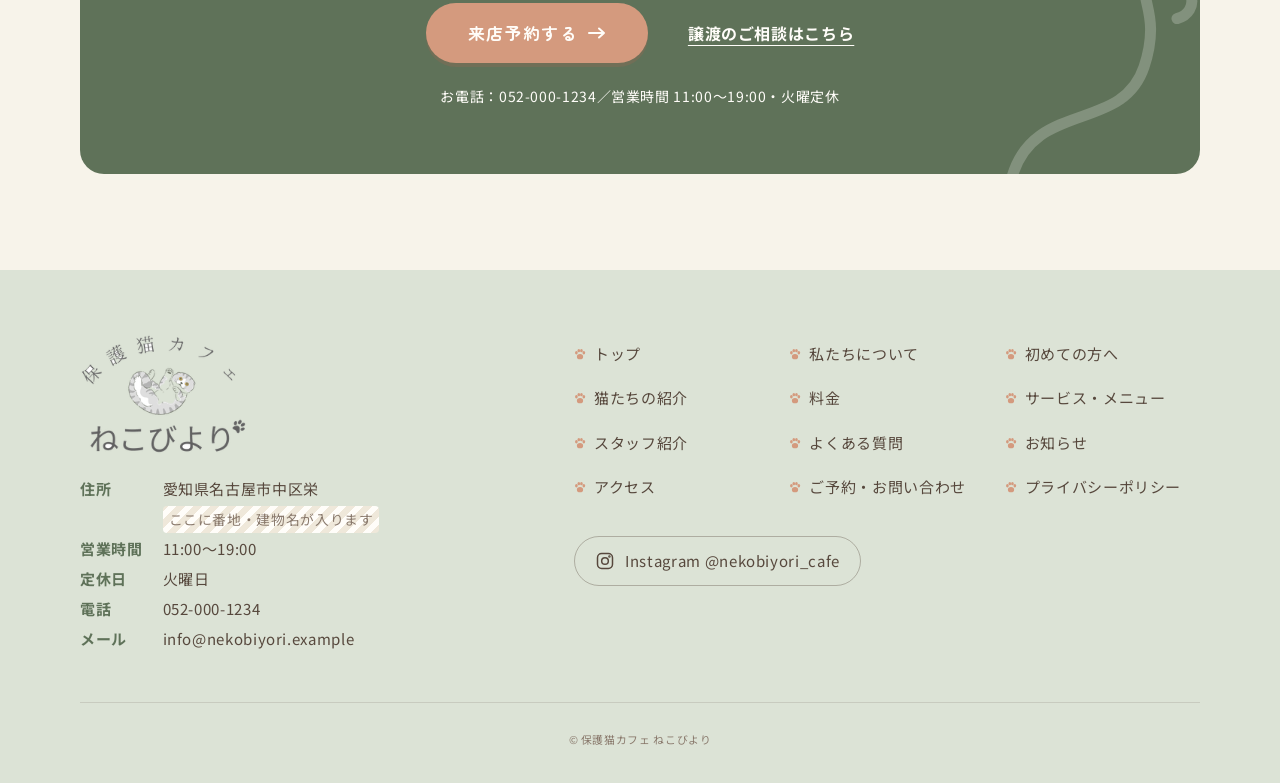
<file: about.html>
<!DOCTYPE html>
<html lang="ja" class="no-js">
<head>
<meta charset="UTF-8">
<meta name="viewport" content="width=device-width, initial-scale=1">
<title>私たちについて｜保護猫カフェ ねこびより</title>
<meta name="description" content="保護猫カフェ ねこびよりの想いと、保護猫への取り組み、猫の負担を減らす工夫をご紹介します。">
<link rel="icon" href="favicon.ico" sizes="any">
<link rel="icon" href="images/favicon-32.png" type="image/png" sizes="32x32">
<link rel="icon" href="images/favicon-192.png" type="image/png" sizes="192x192">
<link rel="apple-touch-icon" href="images/apple-touch-icon.png">
<link rel="preconnect" href="https://fonts.googleapis.com">
<link rel="preconnect" href="https://fonts.gstatic.com" crossorigin>
<link href="https://fonts.googleapis.com/css2?family=Noto+Sans+JP:wght@400;500;700&family=Zen+Maru+Gothic:wght@500;700&display=swap" rel="stylesheet">
<link rel="stylesheet" href="css/style.css?v=202610182017">
</head>
<body class="page-about">
<svg xmlns="http://www.w3.org/2000/svg" style="display:none" aria-hidden="true">
  <!-- 肉球（オリジナル） -->
  <symbol id="i-paw" viewBox="-24 -26 48 50"><ellipse cx="0" cy="10" rx="13" ry="11"/><ellipse cx="-15" cy="-6" rx="5.5" ry="7"/><ellipse cx="-5" cy="-15" rx="5.5" ry="7"/><ellipse cx="6" cy="-15" rx="5.5" ry="7"/><ellipse cx="16" cy="-6" rx="5.5" ry="7"/></symbol>
  <!-- しっぽの波線 -->
  <symbol id="i-tail" viewBox="0 0 140 24"><path d="M4 14 C 22 2, 34 22, 52 12 S 82 2, 100 12 S 124 20, 128 10 C 131 3, 138 4, 136 10"/></symbol>
  <symbol id="i-tail-big" viewBox="0 0 200 200"><path d="M20 190 C 40 120, 120 150, 140 90 S 120 20, 160 14 C 186 10, 192 40, 170 46"/></symbol>
  <symbol id="i-tel" viewBox="0 0 24 24"><path d="M6.6 10.8a15.1 15.1 0 0 0 6.6 6.6l2.2-2.2a1 1 0 0 1 1-.25 11.4 11.4 0 0 0 3.6.57 1 1 0 0 1 1 1V20a1 1 0 0 1-1 1A17 17 0 0 1 3 4a1 1 0 0 1 1-1h3.5a1 1 0 0 1 1 1c0 1.25.2 2.45.57 3.57a1 1 0 0 1-.25 1l-2.2 2.2Z"/></symbol>
  <symbol id="i-check" viewBox="0 0 24 24"><path d="M12 2a10 10 0 1 0 0 20 10 10 0 0 0 0-20Zm-1.4 14.6-4.2-4.2 1.4-1.4 2.8 2.8 5.6-5.6 1.4 1.4-7 7Z"/></symbol>
  <symbol id="i-info" viewBox="0 0 24 24"><path d="M12 2a10 10 0 1 0 0 20 10 10 0 0 0 0-20Zm1 15h-2v-6h2v6Zm0-8h-2V7h2v2Z"/></symbol>
  <symbol id="i-insta" viewBox="0 0 24 24"><rect x="3" y="3" width="18" height="18" rx="5"/><circle cx="12" cy="12" r="4"/><circle cx="17.3" cy="6.7" r="0.6"/></symbol>
  <!-- 線のアイコン（利用ルールなど） -->
  <symbol id="i-calendar" viewBox="0 0 24 24"><rect x="3" y="5" width="18" height="16" rx="3"/><path d="M3 10h18M8 3v4M16 3v4"/></symbol>
  <symbol id="i-child" viewBox="0 0 24 24"><circle cx="8" cy="6" r="2.5"/><circle cx="16.5" cy="9" r="2"/><path d="M4 21v-6a4 4 0 0 1 8 0v6M13.5 21v-4a3 3 0 0 1 6 0v4"/></symbol>
  <symbol id="i-hand" viewBox="0 0 24 24"><path d="M7 13V6a1.5 1.5 0 0 1 3 0v5M10 11V4.5a1.5 1.5 0 0 1 3 0V11M13 11V5.5a1.5 1.5 0 0 1 3 0V12M16 12V8.5a1.5 1.5 0 0 1 3 0V15a6 6 0 0 1-6 6h-1a6 6 0 0 1-5-2.7L4 14.5a1.5 1.5 0 0 1 2.4-1.8L7 13.5"/></symbol>
  <symbol id="i-camera" viewBox="0 0 24 24"><path d="M4 8h3l2-3h6l2 3h3v11H4z"/><circle cx="12" cy="13" r="3.5"/><path d="M3 3l18 18"/></symbol>
  <symbol id="i-moon" viewBox="0 0 24 24"><path d="M20 14.5A8 8 0 0 1 9.5 4 8 8 0 1 0 20 14.5Z"/></symbol>
  <symbol id="i-cup" viewBox="0 0 24 24"><path d="M4 9h13v5a6 6 0 0 1-6 6h-1a6 6 0 0 1-6-6V9ZM17 11h1.5a2.5 2.5 0 0 1 0 5H16M8 3c0 1.5 1 1.5 1 3M12 3c0 1.5 1 1.5 1 3"/></symbol>
  <symbol id="i-heart" viewBox="0 0 24 24"><path d="M12 20s-7-4.4-9-9a4.8 4.8 0 0 1 9-3 4.8 4.8 0 0 1 9 3c-2 4.6-9 9-9 9Z"/></symbol>
  <symbol id="i-users" viewBox="0 0 24 24"><circle cx="9" cy="8" r="3"/><circle cx="17" cy="9" r="2.5"/><path d="M3 20a6 6 0 0 1 12 0M14 20a4.5 4.5 0 0 1 7.5-3.4"/></symbol>
  <symbol id="i-home" viewBox="0 0 24 24"><path d="M3 11 12 4l9 7M5 10v10h14V10M10 20v-5h4v5"/></symbol>
  <symbol id="i-door" viewBox="0 0 24 24"><path d="M5 21V4.5A1.5 1.5 0 0 1 6.5 3h11A1.5 1.5 0 0 1 19 4.5V21M3 21h18"/><circle cx="15" cy="12.5" r="1"/></symbol>
  <!-- 猫の顔（オリジナル） -->
  <symbol id="i-cat" viewBox="0 0 24 24"><path d="M4.5 19.5V9.5L6 3.5l4 4h4l4-4 1.5 6v10z"/><path d="M9 13.5h.01M15 13.5h.01M10.5 16.5q1.5 1.2 3 0M1.5 15.5l3 .5M1.5 18.5l3-.5M22.5 15.5l-3 .5M22.5 18.5l-3-.5"/></symbol>
  <symbol id="i-quiet" viewBox="0 0 24 24"><path d="M4 9h4l5-4v14l-5-4H4zM17 9l4 6M21 9l-4 6"/></symbol>
</svg>

<header class="header" id="header">
  <div class="header__inner">
    <a class="header__logo" href="index.html">
      <!-- ロゴ：images/logo-header.png（元データ：images/logo.png・背景透過） -->
      <img src="images/logo-header.png" width="222" height="160" alt="保護猫カフェ ねこびより">
    </a>
    <nav class="gnav" aria-label="グローバルナビゲーション">
      <ul class="gnav__list">
          <li><a class="gnav__link" href="guide.html">初めての方へ</a></li>
          <li><a class="gnav__link" href="cats.html">猫たち</a></li>
          <li><a class="gnav__link" href="price.html">料金</a></li>
          <li><a class="gnav__link" href="menu.html">メニュー</a></li>
          <li><a class="gnav__link" href="news.html">お知らせ</a></li>
          <li><a class="gnav__link" href="access.html">アクセス</a></li>
      </ul>
    </nav>
    <a class="btn btn--reserve btn--sm header__reserve" href="reserve.html">予約する<span class="btn__arrow" aria-hidden="true"></span></a>
    <button class="hamburger" type="button" aria-controls="drawer" aria-expanded="false" aria-label="メニューを開く">
      <span></span><span></span><span></span>
    </button>
  </div>
  <div class="drawer" id="drawer" aria-hidden="true">
    <nav aria-label="スマートフォン用メニュー">
      <ul class="drawer__list">
        <li><a class="drawer__link" href="index.html"><svg aria-hidden="true"><use href="#i-paw"></use></svg>トップ</a></li>
        <li><a class="drawer__link" href="about.html"><svg aria-hidden="true"><use href="#i-paw"></use></svg>私たちについて</a></li>
        <li><a class="drawer__link" href="guide.html"><svg aria-hidden="true"><use href="#i-paw"></use></svg>初めての方へ</a></li>
        <li><a class="drawer__link" href="cats.html"><svg aria-hidden="true"><use href="#i-paw"></use></svg>猫たちの紹介</a></li>
        <li><a class="drawer__link" href="price.html"><svg aria-hidden="true"><use href="#i-paw"></use></svg>料金</a></li>
        <li><a class="drawer__link" href="menu.html"><svg aria-hidden="true"><use href="#i-paw"></use></svg>サービス・メニュー</a></li>
        <li><a class="drawer__link" href="staff.html"><svg aria-hidden="true"><use href="#i-paw"></use></svg>スタッフ紹介</a></li>
        <li><a class="drawer__link" href="faq.html"><svg aria-hidden="true"><use href="#i-paw"></use></svg>よくある質問</a></li>
        <li><a class="drawer__link" href="news.html"><svg aria-hidden="true"><use href="#i-paw"></use></svg>お知らせ</a></li>
        <li><a class="drawer__link" href="access.html"><svg aria-hidden="true"><use href="#i-paw"></use></svg>アクセス</a></li>
        <li><a class="drawer__link" href="reserve.html"><svg aria-hidden="true"><use href="#i-paw"></use></svg>ご予約・お問い合わせ</a></li>
        <li><a class="drawer__link" href="privacy.html"><svg aria-hidden="true"><use href="#i-paw"></use></svg>プライバシーポリシー</a></li>
      </ul>
    </nav>
    <div class="drawer__cta">
      <a class="btn btn--reserve btn--lg" href="reserve.html">来店予約する<span class="btn__arrow" aria-hidden="true"></span></a>
      <a class="btn btn--outline" href="reserve.html#adoption">譲渡のご相談</a>
    </div>
    <!-- ▼WP化：営業時間 -->
    <p class="drawer__info">営業時間 11:00〜19:00（火曜定休）</p>
    <!-- ▲WP化：営業時間 -->
  </div>
</header>

<main class="main" id="main">
  <section class="page-header">
    <div class="container page-header__inner">
      <div class="page-header__text">
        <p class="page-header__en"><svg aria-hidden="true"><use href="#i-paw"></use></svg>About us</p>
        <h1 class="page-header__title">私たちについて</h1>
        <p class="page-header__lead">猫にも人にも、やさしい居場所をつくりたい。お店の想いと、保護猫への取り組みをご紹介します。</p>
        <nav aria-label="パンくずリスト"><ol class="breadcrumb"><li><a href="index.html">トップ</a></li><li aria-current="page">私たちについて</li></ol></nav>
      </div>
      <div class="page-header__photo">
        <!-- 画像差し替え：page-header-about｜1600×800（2:1）｜私たちについてページのタイトル背景 -->
<img src="images/page-header-about.jpg" width="1600" height="800" alt="" fetchpriority="high" decoding="async">
      </div>
    </div>
  </section>

  <!-- ========== お店の想い ========== -->
  <section class="section section--tight">
    <div class="container">
      <div class="media">
        <div class="media__photo js-fade">
          <!-- 画像差し替え：interior-01｜1200×900（4:3）｜店内のイメージ（くつろぎスペース） -->
<img src="images/interior-01.jpg" width="1200" height="900" alt="猫と過ごせる店内" loading="lazy" decoding="async">
        </div>
        <div class="media__text js-fade">
          <p class="sec-title__en"><svg aria-hidden="true"><use href="#i-paw"></use></svg>Our thoughts</p>
          <h2 class="sub-title">お店の想い</h2>
          <p>猫と過ごす、心ほどけるひととき。</p>
          <p>ねこびよりは、猫好きの方が休日にゆったり過ごせて、保護猫のことを少し知るきっかけにもなる場所を目指しています。</p>
          <p><span class="ph">ここに代表・店長からのメッセージが入ります</span></p>
        </div>
      </div>
      <div class="media media--reverse">
        <div class="media__photo js-fade">
          <!-- 画像差し替え：feature-03｜1200×900（4:3）｜譲渡相談のテーブル -->
<img src="images/feature-03.jpg" width="1200" height="900" alt="譲渡相談のテーブル" loading="lazy" decoding="async">
        </div>
        <div class="media__text js-fade">
          <p class="sec-title__en"><svg aria-hidden="true"><use href="#i-paw"></use></svg>Rescue cats</p>
          <h2 class="sub-title">保護猫への取り組み</h2>
          <p>お店で暮らす猫たちは、保護された猫たちです。ご来店いただくことが、猫たちの暮らしを支えることにつながります。</p>
          <p>家族として迎えたい方には、カフェのご利用とは別に譲渡のご相談を受け付けています。譲渡は審査・面談制です。</p>
          <p><span class="ph">ここに保護活動の取り組み内容が入ります</span></p>
          <div class="btn-wrap btn-wrap--left">
            <a class="btn btn--main" href="menu.html#adoption">譲渡相談の流れを見る<span class="btn__arrow" aria-hidden="true"></span></a>
          </div>
        </div>
      </div>
    </div>
  </section>

  <!-- ========== 猫の負担を減らす工夫 ========== -->
  <section class="section section--tint">
    <div class="container">
      <div class="sec-title js-fade">
      <p class="sec-title__en"><svg aria-hidden="true"><use href="#i-paw"></use></svg>For the cats</p>
      <h2 class="sec-title__ja">猫の負担を減らす工夫</h2>
      <p class="sec-title__lead">静かな空間・ふれあい・譲渡活動を両立するために、次のことを大切にしています。</p>
    </div>
      <div class="care-points">
        <div class="care-points__item js-fade">
          <svg aria-hidden="true"><use href="#i-users"></use></svg>
          <h3 class="care-points__title">人数を限った予約制</h3>
          <p class="care-points__text">一度に入店できる人数を限り、予約制で営業しています。猫も人も落ち着いて過ごせます。</p>
        </div>
        <div class="care-points__item js-fade">
          <svg aria-hidden="true"><use href="#i-home"></use></svg>
          <h3 class="care-points__title">猫の休憩スペース</h3>
          <p class="care-points__text">猫たちがいつでも休めるスペースを用意しています。休憩中の猫はそっと見守ってください。</p>
        </div>
        <div class="care-points__item js-fade">
          <svg aria-hidden="true"><use href="#i-heart"></use></svg>
          <h3 class="care-points__title">個性と体調への配慮</h3>
          <p class="care-points__text">猫それぞれの性格や、その日の体調に合わせて過ごし方を調整しています。</p>
        </div>
      </div>
    </div>
  </section>

  <!-- ========== 猫との過ごし方 ========== -->
  <section class="section">
    <div class="container">
      <div class="sec-title js-fade">
      <p class="sec-title__en"><svg aria-hidden="true"><use href="#i-paw"></use></svg>How to spend</p>
      <h2 class="sec-title__ja">猫との過ごし方</h2>
      <p class="sec-title__lead">猫のペースに合わせるのが、仲良くなるいちばんの近道です。</p>
    </div>
      <div class="gallery">
        <div class="gallery__item js-fade"><!-- 画像差し替え：interior-01｜1200×900（4:3）｜店内のイメージ（くつろぎスペース） -->
<img src="images/interior-01.jpg" width="1200" height="900" alt="" loading="lazy" decoding="async"></div>
        <div class="gallery__item js-fade"><!-- 画像差し替え：interior-02｜1200×900（4:3）｜店内のイメージ（猫の休憩スペース） -->
<img src="images/interior-02.jpg" width="1200" height="900" alt="" loading="lazy" decoding="async"></div>
        <div class="gallery__item js-fade"><!-- 画像差し替え：interior-03｜1200×900（4:3）｜店内のイメージ（カウンター） -->
<img src="images/interior-03.jpg" width="1200" height="900" alt="" loading="lazy" decoding="async"></div>
        <div class="gallery__item js-fade"><!-- 画像差し替え：interior-04｜1200×900（4:3）｜外観のイメージ -->
<img src="images/interior-04.jpg" width="1200" height="900" alt="" loading="lazy" decoding="async"></div>
      </div>
      <div class="btn-wrap">
        <a class="btn btn--main" href="guide.html#tips">接し方のコツを見る<span class="btn__arrow" aria-hidden="true"></span></a>
      </div>
    </div>
  </section>

  <section class="cta" aria-labelledby="cta-title">
    <div class="container">
      <div class="cta__box js-fade">
        <svg class="cta__deco" aria-hidden="true"><use href="#i-tail-big"></use></svg>
        <svg class="cta__deco cta__deco--left" aria-hidden="true"><use href="#i-tail-big"></use></svg>
        <p class="cta__en">Reservation</p>
        <h2 class="cta__title" id="cta-title">ご予約はこちら</h2>
        <p class="cta__text">少人数の予約制で、<br class="br-sp">猫たちとゆったり過ごせます。<br>初めての方もお気軽にご予約ください。</p>
        <div class="cta__buttons">
          <a class="btn btn--reserve btn--lg" href="reserve.html">来店予約する<span class="btn__arrow" aria-hidden="true"></span></a>
          <a class="cta__sub" href="reserve.html#adoption">譲渡のご相談はこちら</a>
        </div>
        <p class="cta__tel">お電話：052-000-1234／営業時間 11:00〜19:00・火曜定休</p>
      </div>
    </div>
  </section>
</main>

<footer class="footer">
  <div class="container">
    <div class="footer__grid">
      <div>
        <a class="footer__logo" href="index.html">
          <!-- ロゴ：images/logo-header.png（元データ：images/logo.png・背景透過） -->
          <img src="images/logo-header.png" width="222" height="160" alt="保護猫カフェ ねこびより" loading="lazy">
        </a>
        <!-- ▼WP化：店舗情報・営業時間 -->
        <dl class="footer__info">
          <dt>住所</dt><dd>愛知県名古屋市中区栄 <span class="ph">ここに番地・建物名が入ります</span></dd>
          <dt>営業時間</dt><dd>11:00〜19:00</dd>
          <dt>定休日</dt><dd>火曜日</dd>
          <dt>電話</dt><dd>052-000-1234</dd>
          <dt>メール</dt><dd>info@nekobiyori.example</dd>
        </dl>
        <!-- ▲WP化：店舗情報・営業時間 -->
      </div>
      <div>
        <nav class="footer__nav" aria-label="フッターナビゲーション">
          <a href="index.html"><svg aria-hidden="true"><use href="#i-paw"></use></svg>トップ</a>
          <a href="about.html"><svg aria-hidden="true"><use href="#i-paw"></use></svg>私たちについて</a>
          <a href="guide.html"><svg aria-hidden="true"><use href="#i-paw"></use></svg>初めての方へ</a>
          <a href="cats.html"><svg aria-hidden="true"><use href="#i-paw"></use></svg>猫たちの紹介</a>
          <a href="price.html"><svg aria-hidden="true"><use href="#i-paw"></use></svg>料金</a>
          <a href="menu.html"><svg aria-hidden="true"><use href="#i-paw"></use></svg>サービス・メニュー</a>
          <a href="staff.html"><svg aria-hidden="true"><use href="#i-paw"></use></svg>スタッフ紹介</a>
          <a href="faq.html"><svg aria-hidden="true"><use href="#i-paw"></use></svg>よくある質問</a>
          <a href="news.html"><svg aria-hidden="true"><use href="#i-paw"></use></svg>お知らせ</a>
          <a href="access.html"><svg aria-hidden="true"><use href="#i-paw"></use></svg>アクセス</a>
          <a href="reserve.html"><svg aria-hidden="true"><use href="#i-paw"></use></svg>ご予約・お問い合わせ</a>
          <a href="privacy.html"><svg aria-hidden="true"><use href="#i-paw"></use></svg>プライバシーポリシー</a>
        </nav>
        <a class="footer__sns" href="https://www.instagram.com/" target="_blank" rel="noopener"><svg aria-hidden="true"><use href="#i-insta"></use></svg>Instagram @nekobiyori_cafe</a>
      </div>
    </div>
    <p class="footer__copy"><small>&copy; 保護猫カフェ ねこびより</small></p>
  </div>
</footer>

<div class="sp-cta">
  <a class="sp-cta__tel" href="tel:0520001234">
    <span class="sp-cta__tel-icon"><svg aria-hidden="true"><use href="#i-tel"></use></svg></span>
    <span class="sp-cta__tel-text"><span class="sp-cta__tel-num">052-000-1234</span><span class="sp-cta__tel-time">11:00〜19:00／火曜定休</span></span>
  </a>
  <a class="btn btn--reserve" href="reserve.html">来店予約する<span class="btn__arrow" aria-hidden="true"></span></a>
</div>

<script src="js/main.js?v=202610182017"></script>
</body>
</html>
</file>
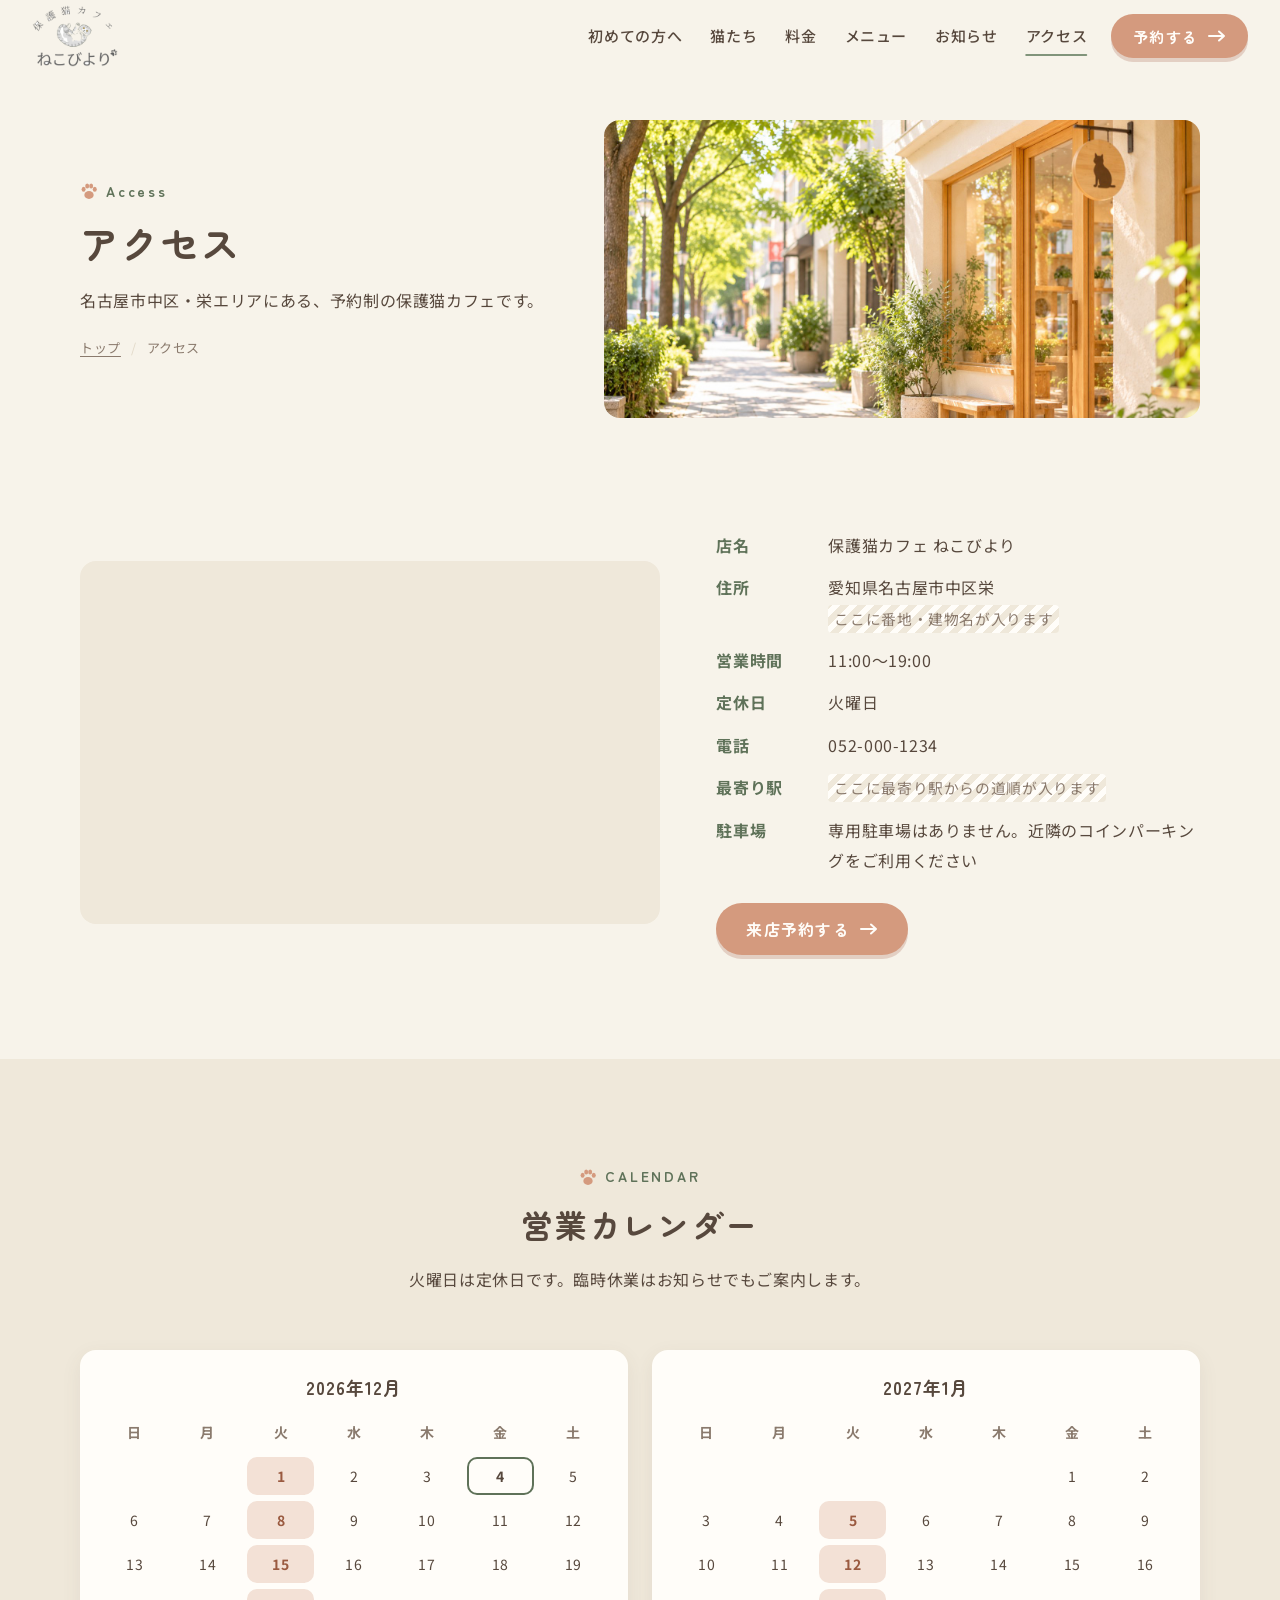
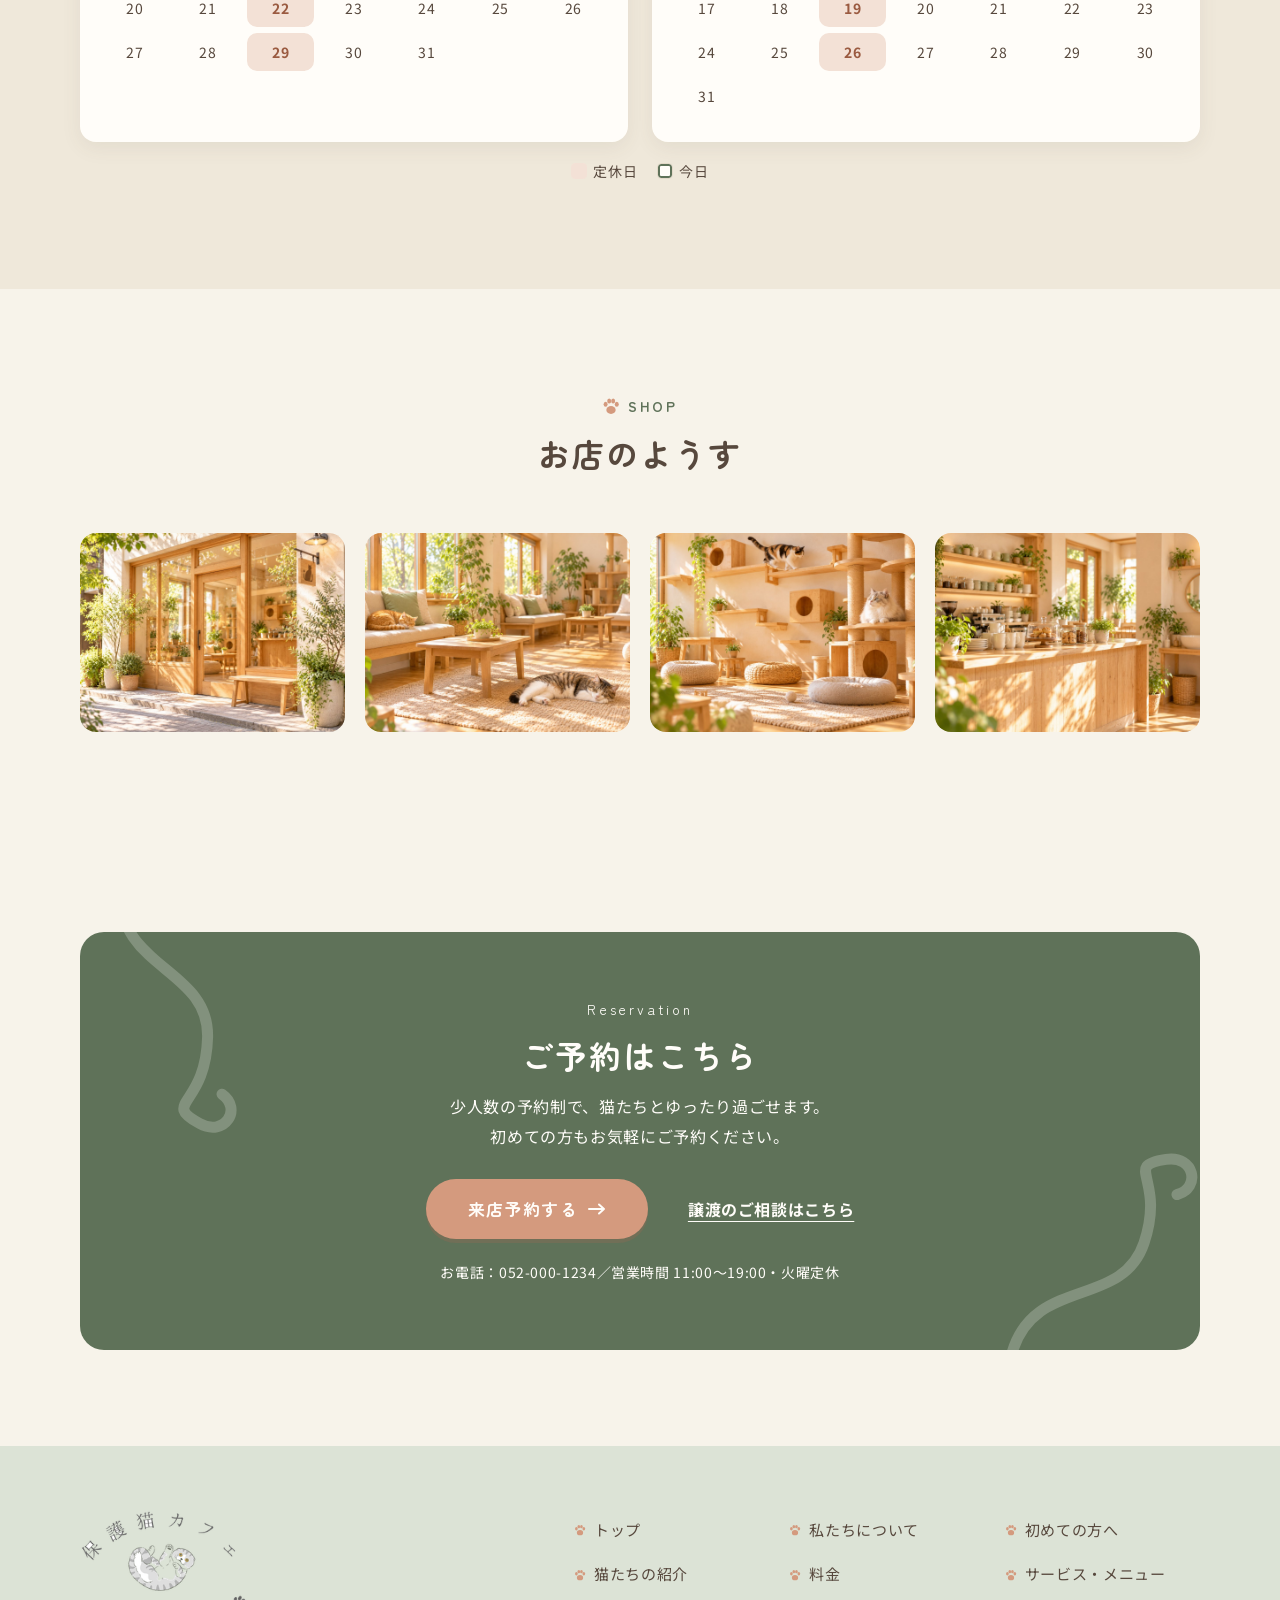
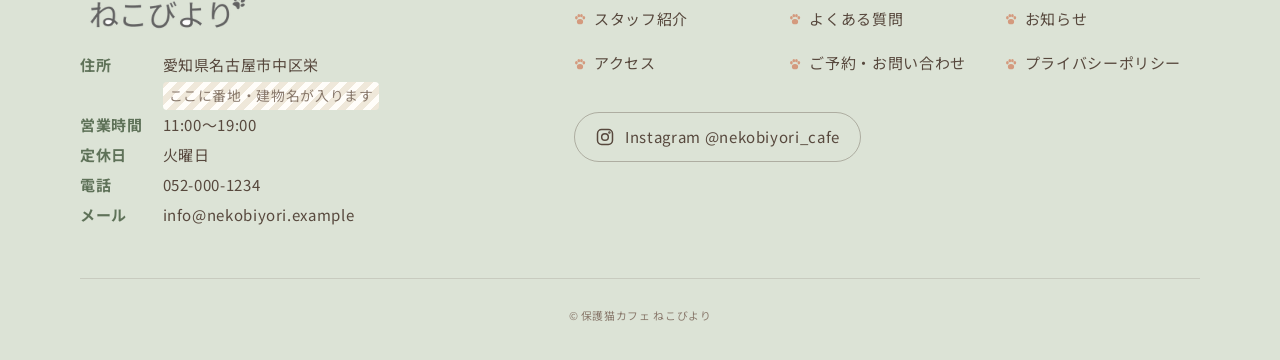
<file: access.html>
<!DOCTYPE html>
<html lang="ja" class="no-js">
<head>
<meta charset="UTF-8">
<meta name="viewport" content="width=device-width, initial-scale=1">
<title>アクセス｜保護猫カフェ ねこびより</title>
<meta name="description" content="名古屋市中区・栄エリア。営業時間11:00〜19:00、火曜定休。営業カレンダーもご確認いただけます。">
<link rel="icon" href="favicon.ico" sizes="any">
<link rel="icon" href="images/favicon-32.png" type="image/png" sizes="32x32">
<link rel="icon" href="images/favicon-192.png" type="image/png" sizes="192x192">
<link rel="apple-touch-icon" href="images/apple-touch-icon.png">
<link rel="preconnect" href="https://fonts.googleapis.com">
<link rel="preconnect" href="https://fonts.gstatic.com" crossorigin>
<link href="https://fonts.googleapis.com/css2?family=Noto+Sans+JP:wght@400;500;700&family=Zen+Maru+Gothic:wght@500;700&display=swap" rel="stylesheet">
<link rel="stylesheet" href="css/style.css?v=202610182017">
</head>
<body class="page-access">
<svg xmlns="http://www.w3.org/2000/svg" style="display:none" aria-hidden="true">
  <!-- 肉球（オリジナル） -->
  <symbol id="i-paw" viewBox="-24 -26 48 50"><ellipse cx="0" cy="10" rx="13" ry="11"/><ellipse cx="-15" cy="-6" rx="5.5" ry="7"/><ellipse cx="-5" cy="-15" rx="5.5" ry="7"/><ellipse cx="6" cy="-15" rx="5.5" ry="7"/><ellipse cx="16" cy="-6" rx="5.5" ry="7"/></symbol>
  <!-- しっぽの波線 -->
  <symbol id="i-tail" viewBox="0 0 140 24"><path d="M4 14 C 22 2, 34 22, 52 12 S 82 2, 100 12 S 124 20, 128 10 C 131 3, 138 4, 136 10"/></symbol>
  <symbol id="i-tail-big" viewBox="0 0 200 200"><path d="M20 190 C 40 120, 120 150, 140 90 S 120 20, 160 14 C 186 10, 192 40, 170 46"/></symbol>
  <symbol id="i-tel" viewBox="0 0 24 24"><path d="M6.6 10.8a15.1 15.1 0 0 0 6.6 6.6l2.2-2.2a1 1 0 0 1 1-.25 11.4 11.4 0 0 0 3.6.57 1 1 0 0 1 1 1V20a1 1 0 0 1-1 1A17 17 0 0 1 3 4a1 1 0 0 1 1-1h3.5a1 1 0 0 1 1 1c0 1.25.2 2.45.57 3.57a1 1 0 0 1-.25 1l-2.2 2.2Z"/></symbol>
  <symbol id="i-check" viewBox="0 0 24 24"><path d="M12 2a10 10 0 1 0 0 20 10 10 0 0 0 0-20Zm-1.4 14.6-4.2-4.2 1.4-1.4 2.8 2.8 5.6-5.6 1.4 1.4-7 7Z"/></symbol>
  <symbol id="i-info" viewBox="0 0 24 24"><path d="M12 2a10 10 0 1 0 0 20 10 10 0 0 0 0-20Zm1 15h-2v-6h2v6Zm0-8h-2V7h2v2Z"/></symbol>
  <symbol id="i-insta" viewBox="0 0 24 24"><rect x="3" y="3" width="18" height="18" rx="5"/><circle cx="12" cy="12" r="4"/><circle cx="17.3" cy="6.7" r="0.6"/></symbol>
  <!-- 線のアイコン（利用ルールなど） -->
  <symbol id="i-calendar" viewBox="0 0 24 24"><rect x="3" y="5" width="18" height="16" rx="3"/><path d="M3 10h18M8 3v4M16 3v4"/></symbol>
  <symbol id="i-child" viewBox="0 0 24 24"><circle cx="8" cy="6" r="2.5"/><circle cx="16.5" cy="9" r="2"/><path d="M4 21v-6a4 4 0 0 1 8 0v6M13.5 21v-4a3 3 0 0 1 6 0v4"/></symbol>
  <symbol id="i-hand" viewBox="0 0 24 24"><path d="M7 13V6a1.5 1.5 0 0 1 3 0v5M10 11V4.5a1.5 1.5 0 0 1 3 0V11M13 11V5.5a1.5 1.5 0 0 1 3 0V12M16 12V8.5a1.5 1.5 0 0 1 3 0V15a6 6 0 0 1-6 6h-1a6 6 0 0 1-5-2.7L4 14.5a1.5 1.5 0 0 1 2.4-1.8L7 13.5"/></symbol>
  <symbol id="i-camera" viewBox="0 0 24 24"><path d="M4 8h3l2-3h6l2 3h3v11H4z"/><circle cx="12" cy="13" r="3.5"/><path d="M3 3l18 18"/></symbol>
  <symbol id="i-moon" viewBox="0 0 24 24"><path d="M20 14.5A8 8 0 0 1 9.5 4 8 8 0 1 0 20 14.5Z"/></symbol>
  <symbol id="i-cup" viewBox="0 0 24 24"><path d="M4 9h13v5a6 6 0 0 1-6 6h-1a6 6 0 0 1-6-6V9ZM17 11h1.5a2.5 2.5 0 0 1 0 5H16M8 3c0 1.5 1 1.5 1 3M12 3c0 1.5 1 1.5 1 3"/></symbol>
  <symbol id="i-heart" viewBox="0 0 24 24"><path d="M12 20s-7-4.4-9-9a4.8 4.8 0 0 1 9-3 4.8 4.8 0 0 1 9 3c-2 4.6-9 9-9 9Z"/></symbol>
  <symbol id="i-users" viewBox="0 0 24 24"><circle cx="9" cy="8" r="3"/><circle cx="17" cy="9" r="2.5"/><path d="M3 20a6 6 0 0 1 12 0M14 20a4.5 4.5 0 0 1 7.5-3.4"/></symbol>
  <symbol id="i-home" viewBox="0 0 24 24"><path d="M3 11 12 4l9 7M5 10v10h14V10M10 20v-5h4v5"/></symbol>
  <symbol id="i-door" viewBox="0 0 24 24"><path d="M5 21V4.5A1.5 1.5 0 0 1 6.5 3h11A1.5 1.5 0 0 1 19 4.5V21M3 21h18"/><circle cx="15" cy="12.5" r="1"/></symbol>
  <!-- 猫の顔（オリジナル） -->
  <symbol id="i-cat" viewBox="0 0 24 24"><path d="M4.5 19.5V9.5L6 3.5l4 4h4l4-4 1.5 6v10z"/><path d="M9 13.5h.01M15 13.5h.01M10.5 16.5q1.5 1.2 3 0M1.5 15.5l3 .5M1.5 18.5l3-.5M22.5 15.5l-3 .5M22.5 18.5l-3-.5"/></symbol>
  <symbol id="i-quiet" viewBox="0 0 24 24"><path d="M4 9h4l5-4v14l-5-4H4zM17 9l4 6M21 9l-4 6"/></symbol>
</svg>

<header class="header" id="header">
  <div class="header__inner">
    <a class="header__logo" href="index.html">
      <!-- ロゴ：images/logo-header.png（元データ：images/logo.png・背景透過） -->
      <img src="images/logo-header.png" width="222" height="160" alt="保護猫カフェ ねこびより">
    </a>
    <nav class="gnav" aria-label="グローバルナビゲーション">
      <ul class="gnav__list">
          <li><a class="gnav__link" href="guide.html">初めての方へ</a></li>
          <li><a class="gnav__link" href="cats.html">猫たち</a></li>
          <li><a class="gnav__link" href="price.html">料金</a></li>
          <li><a class="gnav__link" href="menu.html">メニュー</a></li>
          <li><a class="gnav__link" href="news.html">お知らせ</a></li>
          <li><a class="gnav__link" href="access.html" aria-current="page">アクセス</a></li>
      </ul>
    </nav>
    <a class="btn btn--reserve btn--sm header__reserve" href="reserve.html">予約する<span class="btn__arrow" aria-hidden="true"></span></a>
    <button class="hamburger" type="button" aria-controls="drawer" aria-expanded="false" aria-label="メニューを開く">
      <span></span><span></span><span></span>
    </button>
  </div>
  <div class="drawer" id="drawer" aria-hidden="true">
    <nav aria-label="スマートフォン用メニュー">
      <ul class="drawer__list">
        <li><a class="drawer__link" href="index.html"><svg aria-hidden="true"><use href="#i-paw"></use></svg>トップ</a></li>
        <li><a class="drawer__link" href="about.html"><svg aria-hidden="true"><use href="#i-paw"></use></svg>私たちについて</a></li>
        <li><a class="drawer__link" href="guide.html"><svg aria-hidden="true"><use href="#i-paw"></use></svg>初めての方へ</a></li>
        <li><a class="drawer__link" href="cats.html"><svg aria-hidden="true"><use href="#i-paw"></use></svg>猫たちの紹介</a></li>
        <li><a class="drawer__link" href="price.html"><svg aria-hidden="true"><use href="#i-paw"></use></svg>料金</a></li>
        <li><a class="drawer__link" href="menu.html"><svg aria-hidden="true"><use href="#i-paw"></use></svg>サービス・メニュー</a></li>
        <li><a class="drawer__link" href="staff.html"><svg aria-hidden="true"><use href="#i-paw"></use></svg>スタッフ紹介</a></li>
        <li><a class="drawer__link" href="faq.html"><svg aria-hidden="true"><use href="#i-paw"></use></svg>よくある質問</a></li>
        <li><a class="drawer__link" href="news.html"><svg aria-hidden="true"><use href="#i-paw"></use></svg>お知らせ</a></li>
        <li><a class="drawer__link" href="access.html"><svg aria-hidden="true"><use href="#i-paw"></use></svg>アクセス</a></li>
        <li><a class="drawer__link" href="reserve.html"><svg aria-hidden="true"><use href="#i-paw"></use></svg>ご予約・お問い合わせ</a></li>
        <li><a class="drawer__link" href="privacy.html"><svg aria-hidden="true"><use href="#i-paw"></use></svg>プライバシーポリシー</a></li>
      </ul>
    </nav>
    <div class="drawer__cta">
      <a class="btn btn--reserve btn--lg" href="reserve.html">来店予約する<span class="btn__arrow" aria-hidden="true"></span></a>
      <a class="btn btn--outline" href="reserve.html#adoption">譲渡のご相談</a>
    </div>
    <!-- ▼WP化：営業時間 -->
    <p class="drawer__info">営業時間 11:00〜19:00（火曜定休）</p>
    <!-- ▲WP化：営業時間 -->
  </div>
</header>

<main class="main" id="main">
  <section class="page-header">
    <div class="container page-header__inner">
      <div class="page-header__text">
        <p class="page-header__en"><svg aria-hidden="true"><use href="#i-paw"></use></svg>Access</p>
        <h1 class="page-header__title">アクセス</h1>
        <p class="page-header__lead">名古屋市中区・栄エリアにある、予約制の保護猫カフェです。</p>
        <nav aria-label="パンくずリスト"><ol class="breadcrumb"><li><a href="index.html">トップ</a></li><li aria-current="page">アクセス</li></ol></nav>
      </div>
      <div class="page-header__photo">
        <!-- 画像差し替え：page-header-access｜1600×800（2:1）｜アクセスページのタイトル背景 -->
<img src="images/page-header-access.jpg" width="1600" height="800" alt="" fetchpriority="high" decoding="async">
      </div>
    </div>
  </section>

  <section class="section section--tight">
    <div class="container">
      <div class="shop-info">
        <div class="map js-fade">
          <!-- 地図：栄駅周辺を仮表示しています。公開前に店舗の正式な地図（Googleマップの埋め込みコード）に差し替えてください -->
          <iframe src="https://www.google.com/maps?q=%E6%A0%84%E9%A7%85%20%E5%90%8D%E5%8F%A4%E5%B1%8B&amp;z=15&amp;output=embed" title="店舗周辺の地図" loading="lazy" referrerpolicy="no-referrer-when-downgrade"></iframe>
        </div>
        <div class="js-fade">
          <!-- ▼WP化：店舗情報・営業時間 -->
          <dl class="shop-info__list">
            <dt>店名</dt><dd>保護猫カフェ ねこびより</dd>
            <dt>住所</dt><dd>愛知県名古屋市中区栄<br><span class="ph">ここに番地・建物名が入ります</span></dd>
            <dt>営業時間</dt><dd>11:00〜19:00</dd>
            <dt>定休日</dt><dd>火曜日</dd>
            <dt>電話</dt><dd>052-000-1234</dd>
            <dt>最寄り駅</dt><dd><span class="ph">ここに最寄り駅からの道順が入ります</span></dd>
            <dt>駐車場</dt><dd>専用駐車場はありません。近隣のコインパーキングをご利用ください</dd>
          </dl>
          <!-- ▲WP化：店舗情報・営業時間 -->
          <div class="btn-row">
            <a class="btn btn--reserve" href="reserve.html">来店予約する<span class="btn__arrow" aria-hidden="true"></span></a>
          </div>
        </div>
      </div>
    </div>
  </section>

  <section class="section section--tint" id="calendar">
    <div class="container">
      <div class="sec-title js-fade">
      <p class="sec-title__en"><svg aria-hidden="true"><use href="#i-paw"></use></svg>Calendar</p>
      <h2 class="sec-title__ja">営業カレンダー</h2>
      <p class="sec-title__lead">火曜日は定休日です。臨時休業はお知らせでもご案内します。</p>
    </div>
      <!-- ▼WP化：営業カレンダー（js/main.js の CLOSED_DATES に臨時休業日を追加できます） -->
      <div class="calendars js-fade" id="calendars"></div>
      <!-- ▲WP化：営業カレンダー -->
      <p class="calendar-legend"><span class="is-closed">定休日</span><span class="is-today">今日</span></p>
    </div>
  </section>

  <section class="section">
    <div class="container">
      <div class="sec-title js-fade">
      <p class="sec-title__en"><svg aria-hidden="true"><use href="#i-paw"></use></svg>Shop</p>
      <h2 class="sec-title__ja">お店のようす</h2>
    </div>
      <div class="gallery">
        <div class="gallery__item js-fade"><!-- 画像差し替え：interior-04｜1200×900（4:3）｜外観のイメージ -->
<img src="images/interior-04.jpg" width="1200" height="900" alt="外観" loading="lazy" decoding="async"></div>
        <div class="gallery__item js-fade"><!-- 画像差し替え：interior-01｜1200×900（4:3）｜店内のイメージ（くつろぎスペース） -->
<img src="images/interior-01.jpg" width="1200" height="900" alt="" loading="lazy" decoding="async"></div>
        <div class="gallery__item js-fade"><!-- 画像差し替え：interior-02｜1200×900（4:3）｜店内のイメージ（猫の休憩スペース） -->
<img src="images/interior-02.jpg" width="1200" height="900" alt="" loading="lazy" decoding="async"></div>
        <div class="gallery__item js-fade"><!-- 画像差し替え：interior-03｜1200×900（4:3）｜店内のイメージ（カウンター） -->
<img src="images/interior-03.jpg" width="1200" height="900" alt="" loading="lazy" decoding="async"></div>
      </div>
    </div>
  </section>

  <section class="cta" aria-labelledby="cta-title">
    <div class="container">
      <div class="cta__box js-fade">
        <svg class="cta__deco" aria-hidden="true"><use href="#i-tail-big"></use></svg>
        <svg class="cta__deco cta__deco--left" aria-hidden="true"><use href="#i-tail-big"></use></svg>
        <p class="cta__en">Reservation</p>
        <h2 class="cta__title" id="cta-title">ご予約はこちら</h2>
        <p class="cta__text">少人数の予約制で、<br class="br-sp">猫たちとゆったり過ごせます。<br>初めての方もお気軽にご予約ください。</p>
        <div class="cta__buttons">
          <a class="btn btn--reserve btn--lg" href="reserve.html">来店予約する<span class="btn__arrow" aria-hidden="true"></span></a>
          <a class="cta__sub" href="reserve.html#adoption">譲渡のご相談はこちら</a>
        </div>
        <p class="cta__tel">お電話：052-000-1234／営業時間 11:00〜19:00・火曜定休</p>
      </div>
    </div>
  </section>
</main>

<footer class="footer">
  <div class="container">
    <div class="footer__grid">
      <div>
        <a class="footer__logo" href="index.html">
          <!-- ロゴ：images/logo-header.png（元データ：images/logo.png・背景透過） -->
          <img src="images/logo-header.png" width="222" height="160" alt="保護猫カフェ ねこびより" loading="lazy">
        </a>
        <!-- ▼WP化：店舗情報・営業時間 -->
        <dl class="footer__info">
          <dt>住所</dt><dd>愛知県名古屋市中区栄 <span class="ph">ここに番地・建物名が入ります</span></dd>
          <dt>営業時間</dt><dd>11:00〜19:00</dd>
          <dt>定休日</dt><dd>火曜日</dd>
          <dt>電話</dt><dd>052-000-1234</dd>
          <dt>メール</dt><dd>info@nekobiyori.example</dd>
        </dl>
        <!-- ▲WP化：店舗情報・営業時間 -->
      </div>
      <div>
        <nav class="footer__nav" aria-label="フッターナビゲーション">
          <a href="index.html"><svg aria-hidden="true"><use href="#i-paw"></use></svg>トップ</a>
          <a href="about.html"><svg aria-hidden="true"><use href="#i-paw"></use></svg>私たちについて</a>
          <a href="guide.html"><svg aria-hidden="true"><use href="#i-paw"></use></svg>初めての方へ</a>
          <a href="cats.html"><svg aria-hidden="true"><use href="#i-paw"></use></svg>猫たちの紹介</a>
          <a href="price.html"><svg aria-hidden="true"><use href="#i-paw"></use></svg>料金</a>
          <a href="menu.html"><svg aria-hidden="true"><use href="#i-paw"></use></svg>サービス・メニュー</a>
          <a href="staff.html"><svg aria-hidden="true"><use href="#i-paw"></use></svg>スタッフ紹介</a>
          <a href="faq.html"><svg aria-hidden="true"><use href="#i-paw"></use></svg>よくある質問</a>
          <a href="news.html"><svg aria-hidden="true"><use href="#i-paw"></use></svg>お知らせ</a>
          <a href="access.html"><svg aria-hidden="true"><use href="#i-paw"></use></svg>アクセス</a>
          <a href="reserve.html"><svg aria-hidden="true"><use href="#i-paw"></use></svg>ご予約・お問い合わせ</a>
          <a href="privacy.html"><svg aria-hidden="true"><use href="#i-paw"></use></svg>プライバシーポリシー</a>
        </nav>
        <a class="footer__sns" href="https://www.instagram.com/" target="_blank" rel="noopener"><svg aria-hidden="true"><use href="#i-insta"></use></svg>Instagram @nekobiyori_cafe</a>
      </div>
    </div>
    <p class="footer__copy"><small>&copy; 保護猫カフェ ねこびより</small></p>
  </div>
</footer>

<div class="sp-cta">
  <a class="sp-cta__tel" href="tel:0520001234">
    <span class="sp-cta__tel-icon"><svg aria-hidden="true"><use href="#i-tel"></use></svg></span>
    <span class="sp-cta__tel-text"><span class="sp-cta__tel-num">052-000-1234</span><span class="sp-cta__tel-time">11:00〜19:00／火曜定休</span></span>
  </a>
  <a class="btn btn--reserve" href="reserve.html">来店予約する<span class="btn__arrow" aria-hidden="true"></span></a>
</div>

<script src="js/main.js?v=202610182017"></script>
</body>
</html>
</file>
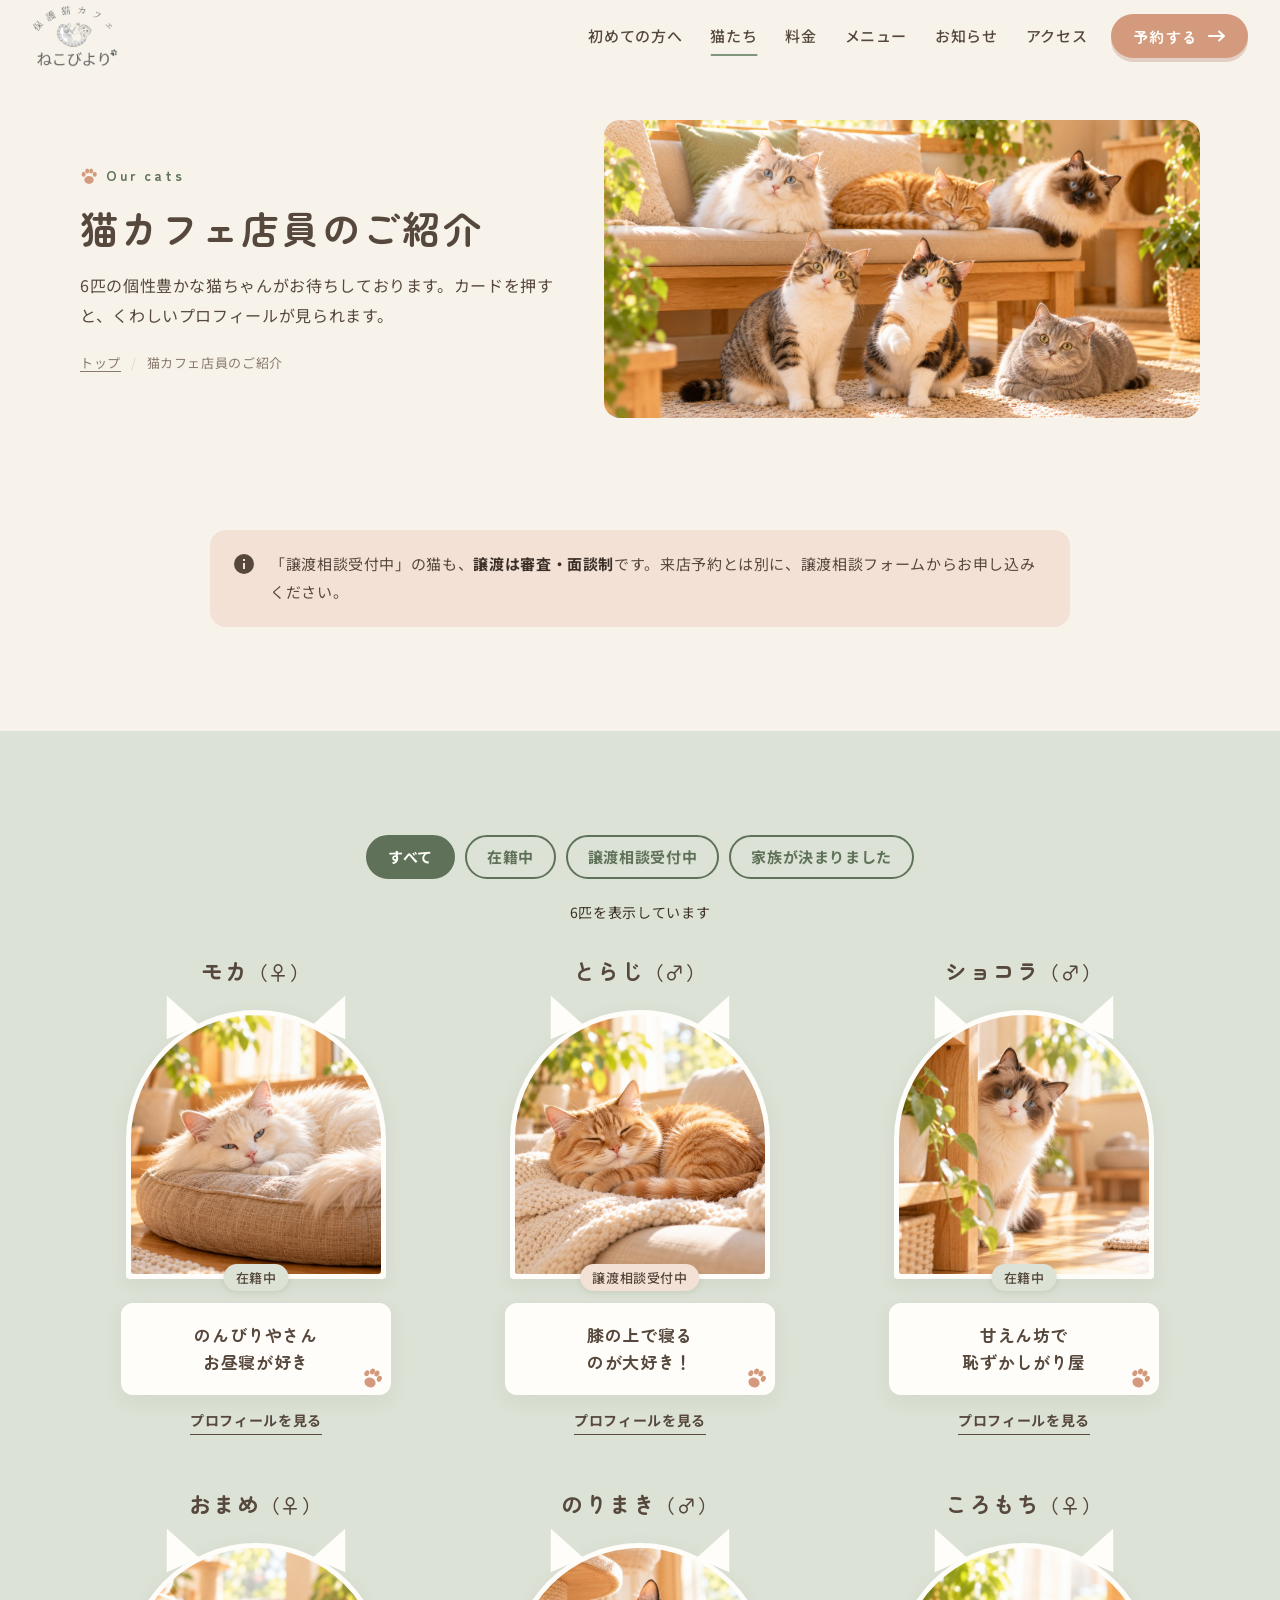
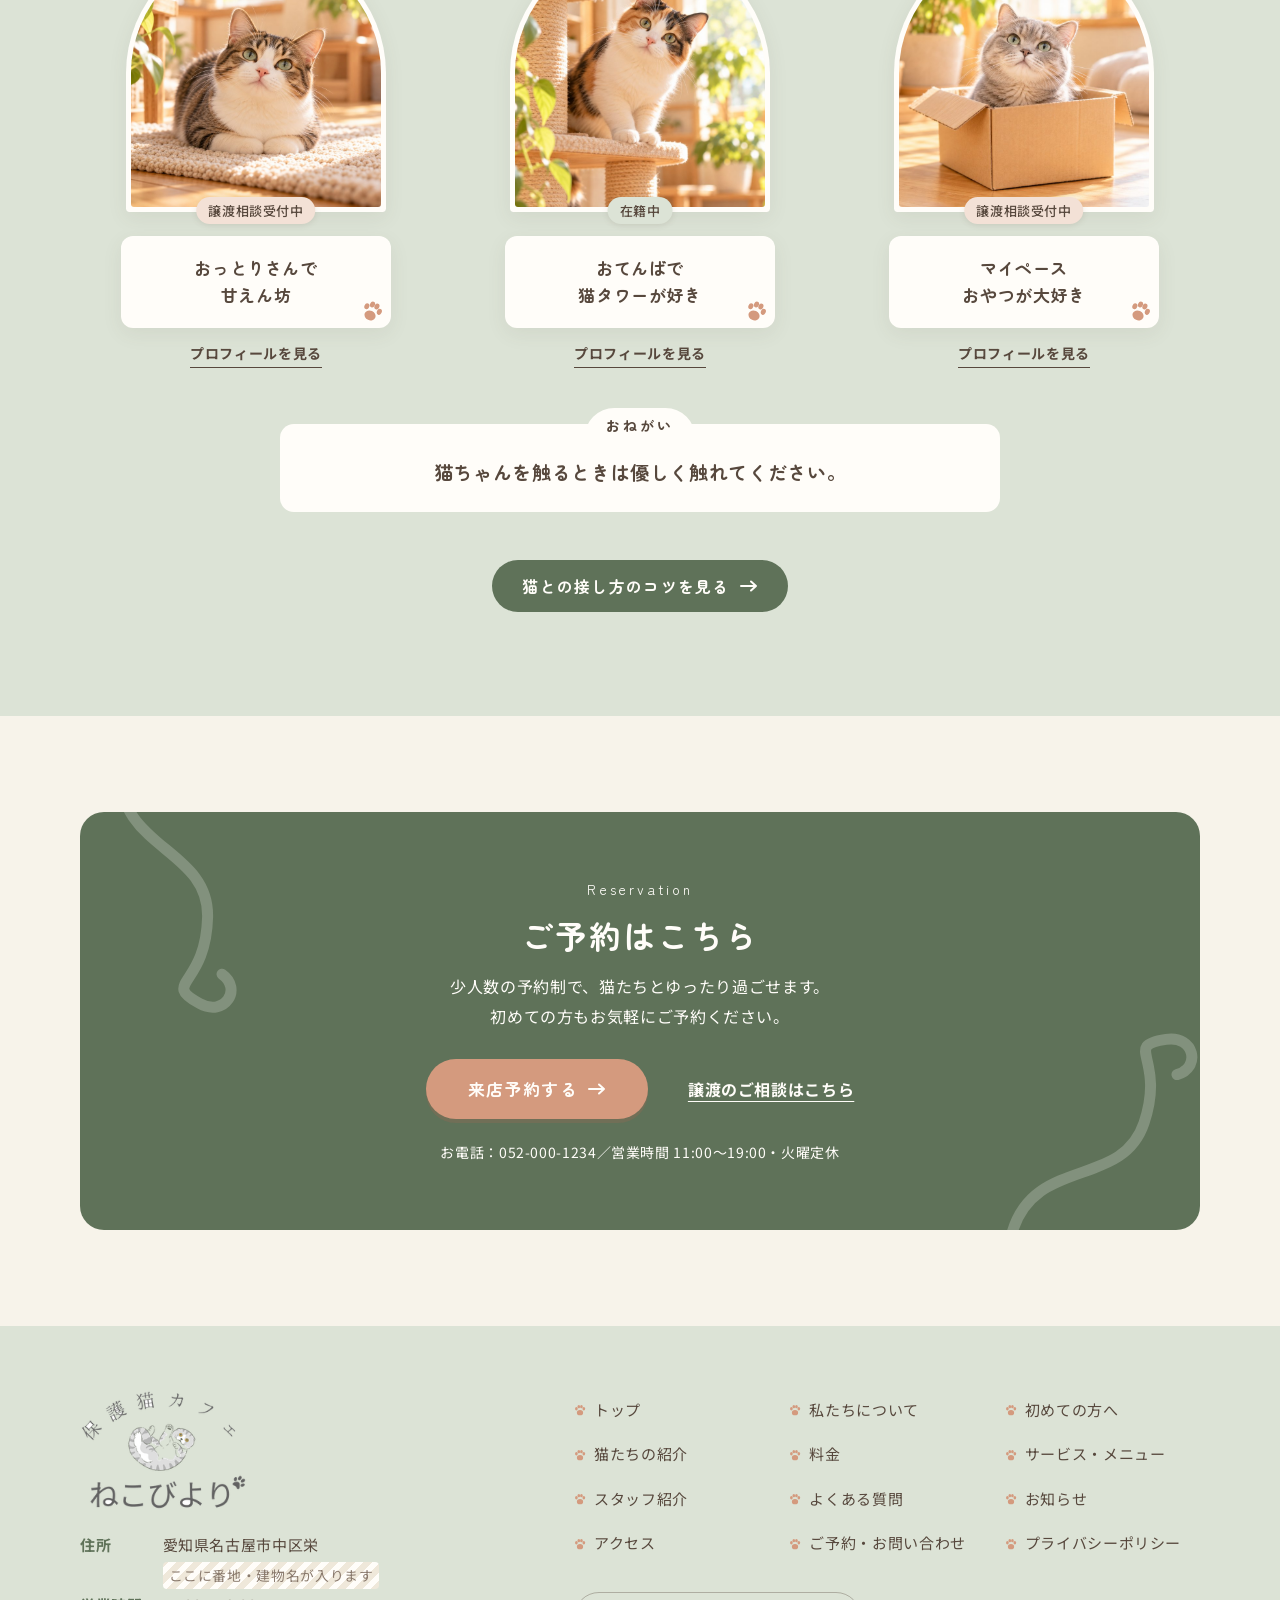
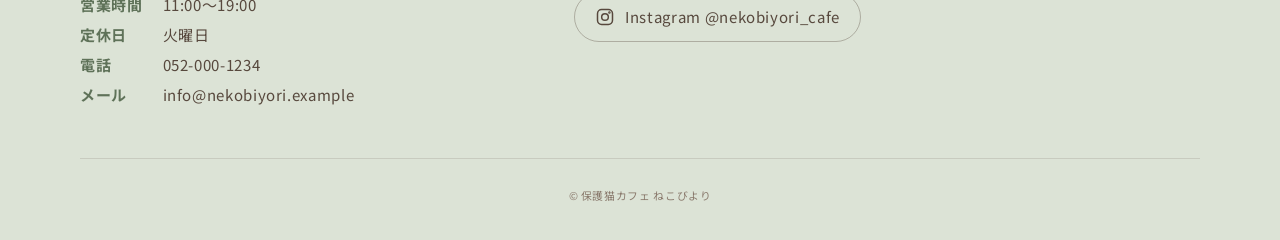
<file: cats.html>
<!DOCTYPE html>
<html lang="ja" class="no-js">
<head>
<meta charset="UTF-8">
<meta name="viewport" content="width=device-width, initial-scale=1">
<title>猫カフェ店員のご紹介｜保護猫カフェ ねこびより</title>
<meta name="description" content="お店で暮らす猫たちのプロフィールと、保護から現在までのストーリー。">
<link rel="icon" href="favicon.ico" sizes="any">
<link rel="icon" href="images/favicon-32.png" type="image/png" sizes="32x32">
<link rel="icon" href="images/favicon-192.png" type="image/png" sizes="192x192">
<link rel="apple-touch-icon" href="images/apple-touch-icon.png">
<link rel="preconnect" href="https://fonts.googleapis.com">
<link rel="preconnect" href="https://fonts.gstatic.com" crossorigin>
<link href="https://fonts.googleapis.com/css2?family=Noto+Sans+JP:wght@400;500;700&family=Zen+Maru+Gothic:wght@500;700&display=swap" rel="stylesheet">
<link rel="stylesheet" href="css/style.css?v=202610182017">
</head>
<body class="page-cats">
<svg xmlns="http://www.w3.org/2000/svg" style="display:none" aria-hidden="true">
  <!-- 肉球（オリジナル） -->
  <symbol id="i-paw" viewBox="-24 -26 48 50"><ellipse cx="0" cy="10" rx="13" ry="11"/><ellipse cx="-15" cy="-6" rx="5.5" ry="7"/><ellipse cx="-5" cy="-15" rx="5.5" ry="7"/><ellipse cx="6" cy="-15" rx="5.5" ry="7"/><ellipse cx="16" cy="-6" rx="5.5" ry="7"/></symbol>
  <!-- しっぽの波線 -->
  <symbol id="i-tail" viewBox="0 0 140 24"><path d="M4 14 C 22 2, 34 22, 52 12 S 82 2, 100 12 S 124 20, 128 10 C 131 3, 138 4, 136 10"/></symbol>
  <symbol id="i-tail-big" viewBox="0 0 200 200"><path d="M20 190 C 40 120, 120 150, 140 90 S 120 20, 160 14 C 186 10, 192 40, 170 46"/></symbol>
  <symbol id="i-tel" viewBox="0 0 24 24"><path d="M6.6 10.8a15.1 15.1 0 0 0 6.6 6.6l2.2-2.2a1 1 0 0 1 1-.25 11.4 11.4 0 0 0 3.6.57 1 1 0 0 1 1 1V20a1 1 0 0 1-1 1A17 17 0 0 1 3 4a1 1 0 0 1 1-1h3.5a1 1 0 0 1 1 1c0 1.25.2 2.45.57 3.57a1 1 0 0 1-.25 1l-2.2 2.2Z"/></symbol>
  <symbol id="i-check" viewBox="0 0 24 24"><path d="M12 2a10 10 0 1 0 0 20 10 10 0 0 0 0-20Zm-1.4 14.6-4.2-4.2 1.4-1.4 2.8 2.8 5.6-5.6 1.4 1.4-7 7Z"/></symbol>
  <symbol id="i-info" viewBox="0 0 24 24"><path d="M12 2a10 10 0 1 0 0 20 10 10 0 0 0 0-20Zm1 15h-2v-6h2v6Zm0-8h-2V7h2v2Z"/></symbol>
  <symbol id="i-insta" viewBox="0 0 24 24"><rect x="3" y="3" width="18" height="18" rx="5"/><circle cx="12" cy="12" r="4"/><circle cx="17.3" cy="6.7" r="0.6"/></symbol>
  <!-- 線のアイコン（利用ルールなど） -->
  <symbol id="i-calendar" viewBox="0 0 24 24"><rect x="3" y="5" width="18" height="16" rx="3"/><path d="M3 10h18M8 3v4M16 3v4"/></symbol>
  <symbol id="i-child" viewBox="0 0 24 24"><circle cx="8" cy="6" r="2.5"/><circle cx="16.5" cy="9" r="2"/><path d="M4 21v-6a4 4 0 0 1 8 0v6M13.5 21v-4a3 3 0 0 1 6 0v4"/></symbol>
  <symbol id="i-hand" viewBox="0 0 24 24"><path d="M7 13V6a1.5 1.5 0 0 1 3 0v5M10 11V4.5a1.5 1.5 0 0 1 3 0V11M13 11V5.5a1.5 1.5 0 0 1 3 0V12M16 12V8.5a1.5 1.5 0 0 1 3 0V15a6 6 0 0 1-6 6h-1a6 6 0 0 1-5-2.7L4 14.5a1.5 1.5 0 0 1 2.4-1.8L7 13.5"/></symbol>
  <symbol id="i-camera" viewBox="0 0 24 24"><path d="M4 8h3l2-3h6l2 3h3v11H4z"/><circle cx="12" cy="13" r="3.5"/><path d="M3 3l18 18"/></symbol>
  <symbol id="i-moon" viewBox="0 0 24 24"><path d="M20 14.5A8 8 0 0 1 9.5 4 8 8 0 1 0 20 14.5Z"/></symbol>
  <symbol id="i-cup" viewBox="0 0 24 24"><path d="M4 9h13v5a6 6 0 0 1-6 6h-1a6 6 0 0 1-6-6V9ZM17 11h1.5a2.5 2.5 0 0 1 0 5H16M8 3c0 1.5 1 1.5 1 3M12 3c0 1.5 1 1.5 1 3"/></symbol>
  <symbol id="i-heart" viewBox="0 0 24 24"><path d="M12 20s-7-4.4-9-9a4.8 4.8 0 0 1 9-3 4.8 4.8 0 0 1 9 3c-2 4.6-9 9-9 9Z"/></symbol>
  <symbol id="i-users" viewBox="0 0 24 24"><circle cx="9" cy="8" r="3"/><circle cx="17" cy="9" r="2.5"/><path d="M3 20a6 6 0 0 1 12 0M14 20a4.5 4.5 0 0 1 7.5-3.4"/></symbol>
  <symbol id="i-home" viewBox="0 0 24 24"><path d="M3 11 12 4l9 7M5 10v10h14V10M10 20v-5h4v5"/></symbol>
  <symbol id="i-door" viewBox="0 0 24 24"><path d="M5 21V4.5A1.5 1.5 0 0 1 6.5 3h11A1.5 1.5 0 0 1 19 4.5V21M3 21h18"/><circle cx="15" cy="12.5" r="1"/></symbol>
  <!-- 猫の顔（オリジナル） -->
  <symbol id="i-cat" viewBox="0 0 24 24"><path d="M4.5 19.5V9.5L6 3.5l4 4h4l4-4 1.5 6v10z"/><path d="M9 13.5h.01M15 13.5h.01M10.5 16.5q1.5 1.2 3 0M1.5 15.5l3 .5M1.5 18.5l3-.5M22.5 15.5l-3 .5M22.5 18.5l-3-.5"/></symbol>
  <symbol id="i-quiet" viewBox="0 0 24 24"><path d="M4 9h4l5-4v14l-5-4H4zM17 9l4 6M21 9l-4 6"/></symbol>
</svg>

<header class="header" id="header">
  <div class="header__inner">
    <a class="header__logo" href="index.html">
      <!-- ロゴ：images/logo-header.png（元データ：images/logo.png・背景透過） -->
      <img src="images/logo-header.png" width="222" height="160" alt="保護猫カフェ ねこびより">
    </a>
    <nav class="gnav" aria-label="グローバルナビゲーション">
      <ul class="gnav__list">
          <li><a class="gnav__link" href="guide.html">初めての方へ</a></li>
          <li><a class="gnav__link" href="cats.html" aria-current="page">猫たち</a></li>
          <li><a class="gnav__link" href="price.html">料金</a></li>
          <li><a class="gnav__link" href="menu.html">メニュー</a></li>
          <li><a class="gnav__link" href="news.html">お知らせ</a></li>
          <li><a class="gnav__link" href="access.html">アクセス</a></li>
      </ul>
    </nav>
    <a class="btn btn--reserve btn--sm header__reserve" href="reserve.html">予約する<span class="btn__arrow" aria-hidden="true"></span></a>
    <button class="hamburger" type="button" aria-controls="drawer" aria-expanded="false" aria-label="メニューを開く">
      <span></span><span></span><span></span>
    </button>
  </div>
  <div class="drawer" id="drawer" aria-hidden="true">
    <nav aria-label="スマートフォン用メニュー">
      <ul class="drawer__list">
        <li><a class="drawer__link" href="index.html"><svg aria-hidden="true"><use href="#i-paw"></use></svg>トップ</a></li>
        <li><a class="drawer__link" href="about.html"><svg aria-hidden="true"><use href="#i-paw"></use></svg>私たちについて</a></li>
        <li><a class="drawer__link" href="guide.html"><svg aria-hidden="true"><use href="#i-paw"></use></svg>初めての方へ</a></li>
        <li><a class="drawer__link" href="cats.html"><svg aria-hidden="true"><use href="#i-paw"></use></svg>猫たちの紹介</a></li>
        <li><a class="drawer__link" href="price.html"><svg aria-hidden="true"><use href="#i-paw"></use></svg>料金</a></li>
        <li><a class="drawer__link" href="menu.html"><svg aria-hidden="true"><use href="#i-paw"></use></svg>サービス・メニュー</a></li>
        <li><a class="drawer__link" href="staff.html"><svg aria-hidden="true"><use href="#i-paw"></use></svg>スタッフ紹介</a></li>
        <li><a class="drawer__link" href="faq.html"><svg aria-hidden="true"><use href="#i-paw"></use></svg>よくある質問</a></li>
        <li><a class="drawer__link" href="news.html"><svg aria-hidden="true"><use href="#i-paw"></use></svg>お知らせ</a></li>
        <li><a class="drawer__link" href="access.html"><svg aria-hidden="true"><use href="#i-paw"></use></svg>アクセス</a></li>
        <li><a class="drawer__link" href="reserve.html"><svg aria-hidden="true"><use href="#i-paw"></use></svg>ご予約・お問い合わせ</a></li>
        <li><a class="drawer__link" href="privacy.html"><svg aria-hidden="true"><use href="#i-paw"></use></svg>プライバシーポリシー</a></li>
      </ul>
    </nav>
    <div class="drawer__cta">
      <a class="btn btn--reserve btn--lg" href="reserve.html">来店予約する<span class="btn__arrow" aria-hidden="true"></span></a>
      <a class="btn btn--outline" href="reserve.html#adoption">譲渡のご相談</a>
    </div>
    <!-- ▼WP化：営業時間 -->
    <p class="drawer__info">営業時間 11:00〜19:00（火曜定休）</p>
    <!-- ▲WP化：営業時間 -->
  </div>
</header>

<main class="main" id="main">
  <section class="page-header">
    <div class="container page-header__inner">
      <div class="page-header__text">
        <p class="page-header__en"><svg aria-hidden="true"><use href="#i-paw"></use></svg>Our cats</p>
        <h1 class="page-header__title">猫カフェ店員のご紹介</h1>
        <p class="page-header__lead">6匹の個性豊かな猫ちゃんがお待ちしております。カードを押すと、くわしいプロフィールが見られます。</p>
        <nav aria-label="パンくずリスト"><ol class="breadcrumb"><li><a href="index.html">トップ</a></li><li aria-current="page">猫カフェ店員のご紹介</li></ol></nav>
      </div>
      <div class="page-header__photo">
        <!-- 画像差し替え：page-header-cats｜1600×800（2:1）｜猫カフェ店員のご紹介ページのタイトル背景 -->
<img src="images/page-header-cats.jpg" width="1600" height="800" alt="" fetchpriority="high" decoding="async">
      </div>
    </div>
  </section>

  <section class="section section--tight">
    <div class="container container--narrow">
      <div class="notice js-fade">
        <svg aria-hidden="true"><use href="#i-info"></use></svg>
        <p>「譲渡相談受付中」の猫も、<strong>譲渡は審査・面談制</strong>です。来店予約とは別に、譲渡相談フォームからお申し込みください。</p>
      </div>
    </div>
  </section>

  <section class="section section--cats">
    <div class="container">
      <div class="filter" role="group" aria-label="在籍状況で絞り込む">
        <button class="filter__btn" type="button" data-filter-cat="all" aria-pressed="true">すべて</button>
        <button class="filter__btn" type="button" data-filter-cat="stay" aria-pressed="false">在籍中</button>
        <button class="filter__btn" type="button" data-filter-cat="adopt" aria-pressed="false">譲渡相談受付中</button>
        <button class="filter__btn" type="button" data-filter-cat="home" aria-pressed="false">家族が決まりました</button>
      </div>
      <p class="note note--center cat-count" id="catCount" aria-live="polite"></p>
      <!-- ▼WP化：猫の紹介ループ（現在は js/main.js の CATS 配列から描画。譲渡状況もここで更新） -->
      <div class="cat-list" id="catList"></div>
      <!-- ▲WP化：猫の紹介ループ -->
      <div class="onegai js-fade">
        <span class="onegai__label">おねがい</span>
        <p>猫ちゃんを触るときは優しく触れてください。</p>
      </div>
      <div class="btn-wrap">
        <a class="btn btn--main" href="guide.html#tips">猫との接し方のコツを見る<span class="btn__arrow" aria-hidden="true"></span></a>
      </div>
    </div>
  </section>

  <section class="cta" aria-labelledby="cta-title">
    <div class="container">
      <div class="cta__box js-fade">
        <svg class="cta__deco" aria-hidden="true"><use href="#i-tail-big"></use></svg>
        <svg class="cta__deco cta__deco--left" aria-hidden="true"><use href="#i-tail-big"></use></svg>
        <p class="cta__en">Reservation</p>
        <h2 class="cta__title" id="cta-title">ご予約はこちら</h2>
        <p class="cta__text">少人数の予約制で、<br class="br-sp">猫たちとゆったり過ごせます。<br>初めての方もお気軽にご予約ください。</p>
        <div class="cta__buttons">
          <a class="btn btn--reserve btn--lg" href="reserve.html">来店予約する<span class="btn__arrow" aria-hidden="true"></span></a>
          <a class="cta__sub" href="reserve.html#adoption">譲渡のご相談はこちら</a>
        </div>
        <p class="cta__tel">お電話：052-000-1234／営業時間 11:00〜19:00・火曜定休</p>
      </div>
    </div>
  </section>
</main>

<!-- 猫の詳細モーダル -->
<div class="modal" id="catModal" aria-hidden="true">
  <div class="modal__overlay"></div>
  <div class="modal__dialog" role="dialog" aria-modal="true" aria-labelledby="catModalTitle">
    <button class="modal__close" type="button" aria-label="閉じる">&times;</button>
    <div class="modal__content"></div>
  </div>
</div>

<footer class="footer">
  <div class="container">
    <div class="footer__grid">
      <div>
        <a class="footer__logo" href="index.html">
          <!-- ロゴ：images/logo-header.png（元データ：images/logo.png・背景透過） -->
          <img src="images/logo-header.png" width="222" height="160" alt="保護猫カフェ ねこびより" loading="lazy">
        </a>
        <!-- ▼WP化：店舗情報・営業時間 -->
        <dl class="footer__info">
          <dt>住所</dt><dd>愛知県名古屋市中区栄 <span class="ph">ここに番地・建物名が入ります</span></dd>
          <dt>営業時間</dt><dd>11:00〜19:00</dd>
          <dt>定休日</dt><dd>火曜日</dd>
          <dt>電話</dt><dd>052-000-1234</dd>
          <dt>メール</dt><dd>info@nekobiyori.example</dd>
        </dl>
        <!-- ▲WP化：店舗情報・営業時間 -->
      </div>
      <div>
        <nav class="footer__nav" aria-label="フッターナビゲーション">
          <a href="index.html"><svg aria-hidden="true"><use href="#i-paw"></use></svg>トップ</a>
          <a href="about.html"><svg aria-hidden="true"><use href="#i-paw"></use></svg>私たちについて</a>
          <a href="guide.html"><svg aria-hidden="true"><use href="#i-paw"></use></svg>初めての方へ</a>
          <a href="cats.html"><svg aria-hidden="true"><use href="#i-paw"></use></svg>猫たちの紹介</a>
          <a href="price.html"><svg aria-hidden="true"><use href="#i-paw"></use></svg>料金</a>
          <a href="menu.html"><svg aria-hidden="true"><use href="#i-paw"></use></svg>サービス・メニュー</a>
          <a href="staff.html"><svg aria-hidden="true"><use href="#i-paw"></use></svg>スタッフ紹介</a>
          <a href="faq.html"><svg aria-hidden="true"><use href="#i-paw"></use></svg>よくある質問</a>
          <a href="news.html"><svg aria-hidden="true"><use href="#i-paw"></use></svg>お知らせ</a>
          <a href="access.html"><svg aria-hidden="true"><use href="#i-paw"></use></svg>アクセス</a>
          <a href="reserve.html"><svg aria-hidden="true"><use href="#i-paw"></use></svg>ご予約・お問い合わせ</a>
          <a href="privacy.html"><svg aria-hidden="true"><use href="#i-paw"></use></svg>プライバシーポリシー</a>
        </nav>
        <a class="footer__sns" href="https://www.instagram.com/" target="_blank" rel="noopener"><svg aria-hidden="true"><use href="#i-insta"></use></svg>Instagram @nekobiyori_cafe</a>
      </div>
    </div>
    <p class="footer__copy"><small>&copy; 保護猫カフェ ねこびより</small></p>
  </div>
</footer>

<div class="sp-cta">
  <a class="sp-cta__tel" href="tel:0520001234">
    <span class="sp-cta__tel-icon"><svg aria-hidden="true"><use href="#i-tel"></use></svg></span>
    <span class="sp-cta__tel-text"><span class="sp-cta__tel-num">052-000-1234</span><span class="sp-cta__tel-time">11:00〜19:00／火曜定休</span></span>
  </a>
  <a class="btn btn--reserve" href="reserve.html">来店予約する<span class="btn__arrow" aria-hidden="true"></span></a>
</div>

<script src="js/main.js?v=202610182017"></script>
</body>
</html>
</file>
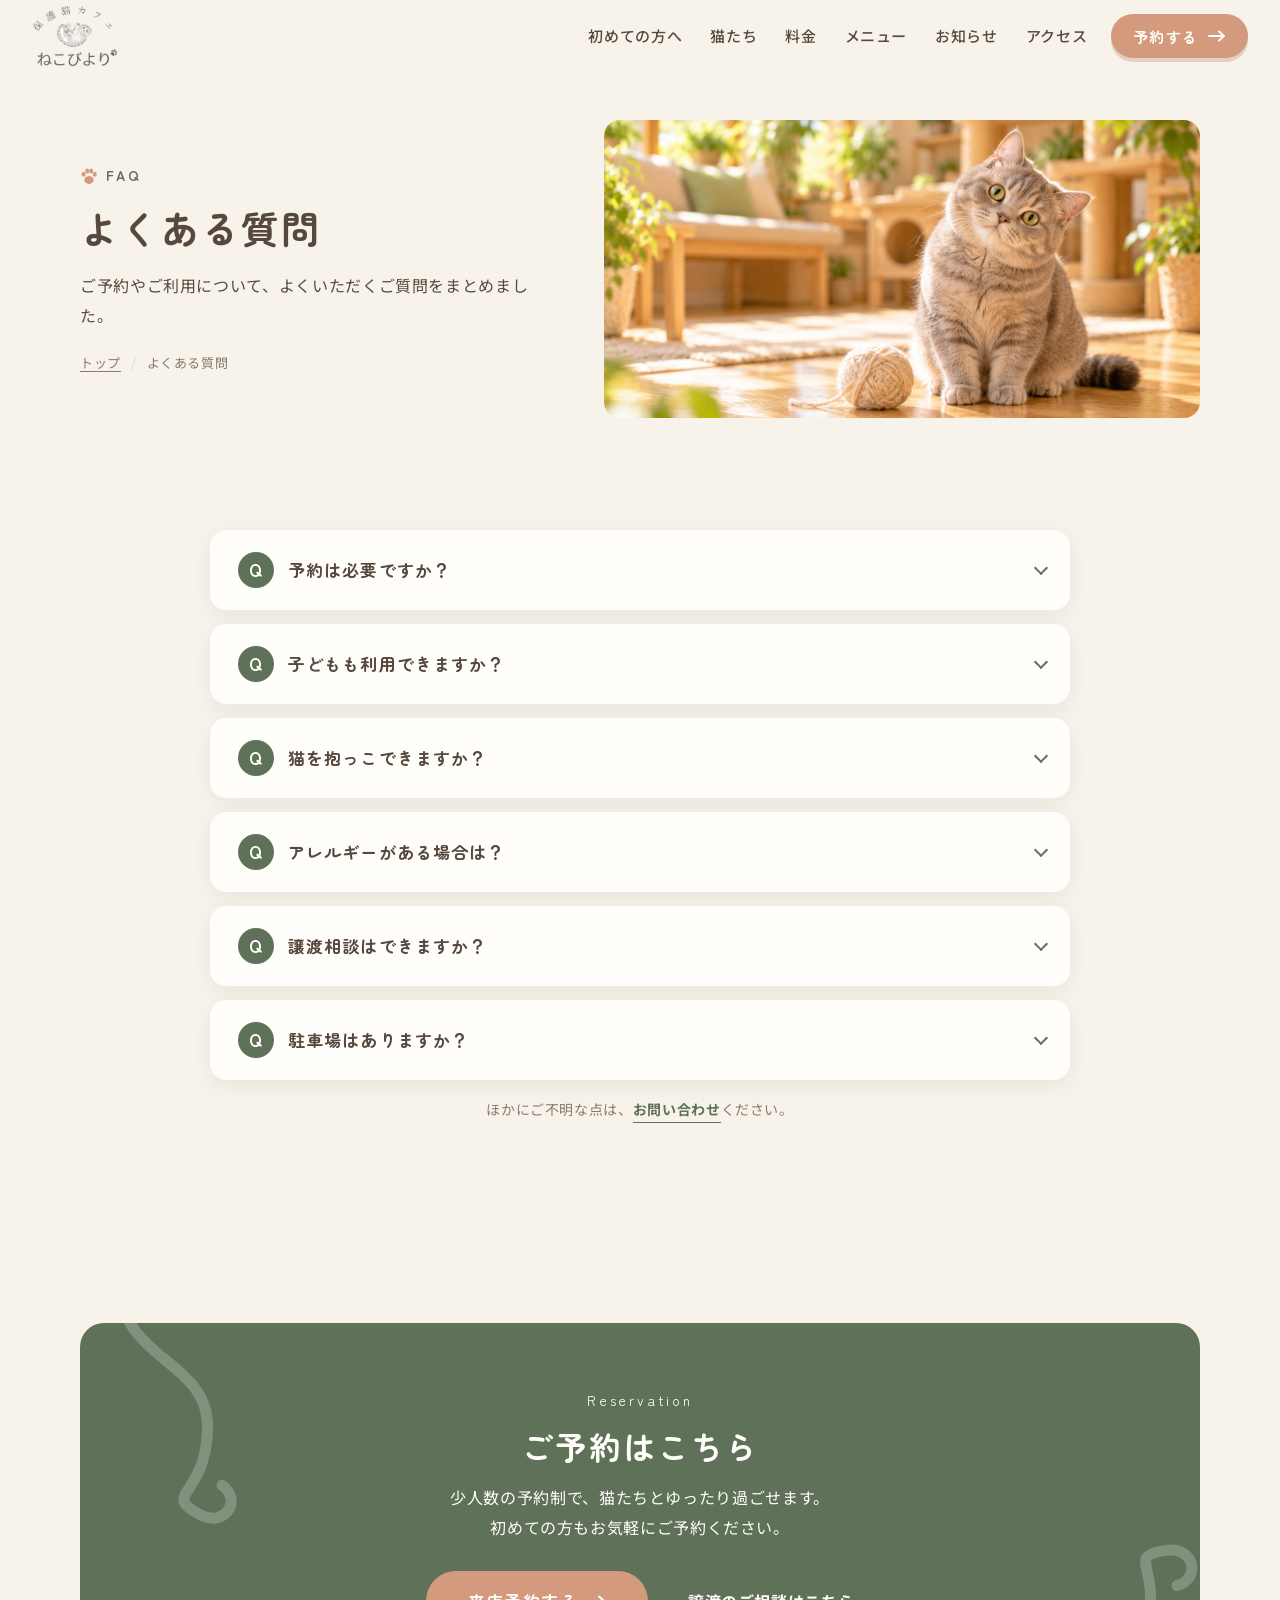
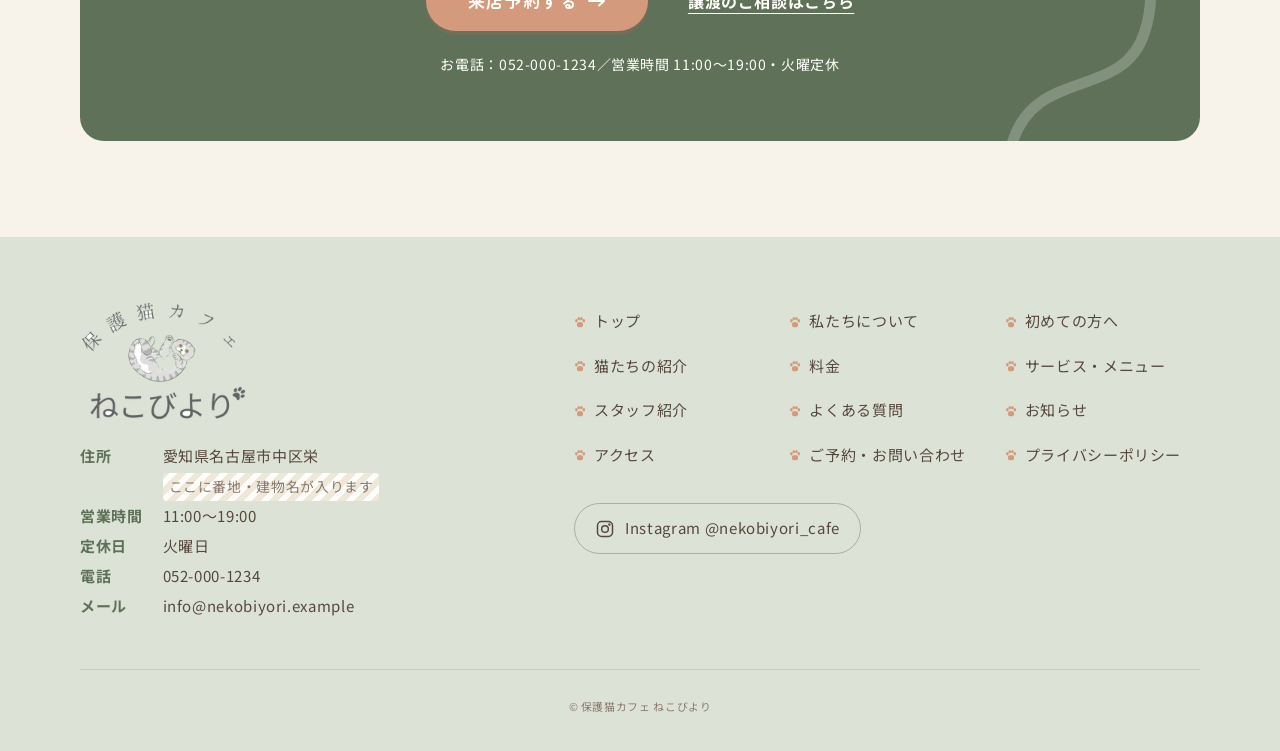
<file: faq.html>
<!DOCTYPE html>
<html lang="ja" class="no-js">
<head>
<meta charset="UTF-8">
<meta name="viewport" content="width=device-width, initial-scale=1">
<title>よくある質問｜保護猫カフェ ねこびより</title>
<meta name="description" content="予約、子どもの利用、抱っこ、アレルギー、譲渡相談、駐車場についてのよくある質問。">
<link rel="icon" href="favicon.ico" sizes="any">
<link rel="icon" href="images/favicon-32.png" type="image/png" sizes="32x32">
<link rel="icon" href="images/favicon-192.png" type="image/png" sizes="192x192">
<link rel="apple-touch-icon" href="images/apple-touch-icon.png">
<link rel="preconnect" href="https://fonts.googleapis.com">
<link rel="preconnect" href="https://fonts.gstatic.com" crossorigin>
<link href="https://fonts.googleapis.com/css2?family=Noto+Sans+JP:wght@400;500;700&family=Zen+Maru+Gothic:wght@500;700&display=swap" rel="stylesheet">
<link rel="stylesheet" href="css/style.css?v=202610182017">
</head>
<body class="page-faq">
<svg xmlns="http://www.w3.org/2000/svg" style="display:none" aria-hidden="true">
  <!-- 肉球（オリジナル） -->
  <symbol id="i-paw" viewBox="-24 -26 48 50"><ellipse cx="0" cy="10" rx="13" ry="11"/><ellipse cx="-15" cy="-6" rx="5.5" ry="7"/><ellipse cx="-5" cy="-15" rx="5.5" ry="7"/><ellipse cx="6" cy="-15" rx="5.5" ry="7"/><ellipse cx="16" cy="-6" rx="5.5" ry="7"/></symbol>
  <!-- しっぽの波線 -->
  <symbol id="i-tail" viewBox="0 0 140 24"><path d="M4 14 C 22 2, 34 22, 52 12 S 82 2, 100 12 S 124 20, 128 10 C 131 3, 138 4, 136 10"/></symbol>
  <symbol id="i-tail-big" viewBox="0 0 200 200"><path d="M20 190 C 40 120, 120 150, 140 90 S 120 20, 160 14 C 186 10, 192 40, 170 46"/></symbol>
  <symbol id="i-tel" viewBox="0 0 24 24"><path d="M6.6 10.8a15.1 15.1 0 0 0 6.6 6.6l2.2-2.2a1 1 0 0 1 1-.25 11.4 11.4 0 0 0 3.6.57 1 1 0 0 1 1 1V20a1 1 0 0 1-1 1A17 17 0 0 1 3 4a1 1 0 0 1 1-1h3.5a1 1 0 0 1 1 1c0 1.25.2 2.45.57 3.57a1 1 0 0 1-.25 1l-2.2 2.2Z"/></symbol>
  <symbol id="i-check" viewBox="0 0 24 24"><path d="M12 2a10 10 0 1 0 0 20 10 10 0 0 0 0-20Zm-1.4 14.6-4.2-4.2 1.4-1.4 2.8 2.8 5.6-5.6 1.4 1.4-7 7Z"/></symbol>
  <symbol id="i-info" viewBox="0 0 24 24"><path d="M12 2a10 10 0 1 0 0 20 10 10 0 0 0 0-20Zm1 15h-2v-6h2v6Zm0-8h-2V7h2v2Z"/></symbol>
  <symbol id="i-insta" viewBox="0 0 24 24"><rect x="3" y="3" width="18" height="18" rx="5"/><circle cx="12" cy="12" r="4"/><circle cx="17.3" cy="6.7" r="0.6"/></symbol>
  <!-- 線のアイコン（利用ルールなど） -->
  <symbol id="i-calendar" viewBox="0 0 24 24"><rect x="3" y="5" width="18" height="16" rx="3"/><path d="M3 10h18M8 3v4M16 3v4"/></symbol>
  <symbol id="i-child" viewBox="0 0 24 24"><circle cx="8" cy="6" r="2.5"/><circle cx="16.5" cy="9" r="2"/><path d="M4 21v-6a4 4 0 0 1 8 0v6M13.5 21v-4a3 3 0 0 1 6 0v4"/></symbol>
  <symbol id="i-hand" viewBox="0 0 24 24"><path d="M7 13V6a1.5 1.5 0 0 1 3 0v5M10 11V4.5a1.5 1.5 0 0 1 3 0V11M13 11V5.5a1.5 1.5 0 0 1 3 0V12M16 12V8.5a1.5 1.5 0 0 1 3 0V15a6 6 0 0 1-6 6h-1a6 6 0 0 1-5-2.7L4 14.5a1.5 1.5 0 0 1 2.4-1.8L7 13.5"/></symbol>
  <symbol id="i-camera" viewBox="0 0 24 24"><path d="M4 8h3l2-3h6l2 3h3v11H4z"/><circle cx="12" cy="13" r="3.5"/><path d="M3 3l18 18"/></symbol>
  <symbol id="i-moon" viewBox="0 0 24 24"><path d="M20 14.5A8 8 0 0 1 9.5 4 8 8 0 1 0 20 14.5Z"/></symbol>
  <symbol id="i-cup" viewBox="0 0 24 24"><path d="M4 9h13v5a6 6 0 0 1-6 6h-1a6 6 0 0 1-6-6V9ZM17 11h1.5a2.5 2.5 0 0 1 0 5H16M8 3c0 1.5 1 1.5 1 3M12 3c0 1.5 1 1.5 1 3"/></symbol>
  <symbol id="i-heart" viewBox="0 0 24 24"><path d="M12 20s-7-4.4-9-9a4.8 4.8 0 0 1 9-3 4.8 4.8 0 0 1 9 3c-2 4.6-9 9-9 9Z"/></symbol>
  <symbol id="i-users" viewBox="0 0 24 24"><circle cx="9" cy="8" r="3"/><circle cx="17" cy="9" r="2.5"/><path d="M3 20a6 6 0 0 1 12 0M14 20a4.5 4.5 0 0 1 7.5-3.4"/></symbol>
  <symbol id="i-home" viewBox="0 0 24 24"><path d="M3 11 12 4l9 7M5 10v10h14V10M10 20v-5h4v5"/></symbol>
  <symbol id="i-door" viewBox="0 0 24 24"><path d="M5 21V4.5A1.5 1.5 0 0 1 6.5 3h11A1.5 1.5 0 0 1 19 4.5V21M3 21h18"/><circle cx="15" cy="12.5" r="1"/></symbol>
  <!-- 猫の顔（オリジナル） -->
  <symbol id="i-cat" viewBox="0 0 24 24"><path d="M4.5 19.5V9.5L6 3.5l4 4h4l4-4 1.5 6v10z"/><path d="M9 13.5h.01M15 13.5h.01M10.5 16.5q1.5 1.2 3 0M1.5 15.5l3 .5M1.5 18.5l3-.5M22.5 15.5l-3 .5M22.5 18.5l-3-.5"/></symbol>
  <symbol id="i-quiet" viewBox="0 0 24 24"><path d="M4 9h4l5-4v14l-5-4H4zM17 9l4 6M21 9l-4 6"/></symbol>
</svg>

<header class="header" id="header">
  <div class="header__inner">
    <a class="header__logo" href="index.html">
      <!-- ロゴ：images/logo-header.png（元データ：images/logo.png・背景透過） -->
      <img src="images/logo-header.png" width="222" height="160" alt="保護猫カフェ ねこびより">
    </a>
    <nav class="gnav" aria-label="グローバルナビゲーション">
      <ul class="gnav__list">
          <li><a class="gnav__link" href="guide.html">初めての方へ</a></li>
          <li><a class="gnav__link" href="cats.html">猫たち</a></li>
          <li><a class="gnav__link" href="price.html">料金</a></li>
          <li><a class="gnav__link" href="menu.html">メニュー</a></li>
          <li><a class="gnav__link" href="news.html">お知らせ</a></li>
          <li><a class="gnav__link" href="access.html">アクセス</a></li>
      </ul>
    </nav>
    <a class="btn btn--reserve btn--sm header__reserve" href="reserve.html">予約する<span class="btn__arrow" aria-hidden="true"></span></a>
    <button class="hamburger" type="button" aria-controls="drawer" aria-expanded="false" aria-label="メニューを開く">
      <span></span><span></span><span></span>
    </button>
  </div>
  <div class="drawer" id="drawer" aria-hidden="true">
    <nav aria-label="スマートフォン用メニュー">
      <ul class="drawer__list">
        <li><a class="drawer__link" href="index.html"><svg aria-hidden="true"><use href="#i-paw"></use></svg>トップ</a></li>
        <li><a class="drawer__link" href="about.html"><svg aria-hidden="true"><use href="#i-paw"></use></svg>私たちについて</a></li>
        <li><a class="drawer__link" href="guide.html"><svg aria-hidden="true"><use href="#i-paw"></use></svg>初めての方へ</a></li>
        <li><a class="drawer__link" href="cats.html"><svg aria-hidden="true"><use href="#i-paw"></use></svg>猫たちの紹介</a></li>
        <li><a class="drawer__link" href="price.html"><svg aria-hidden="true"><use href="#i-paw"></use></svg>料金</a></li>
        <li><a class="drawer__link" href="menu.html"><svg aria-hidden="true"><use href="#i-paw"></use></svg>サービス・メニュー</a></li>
        <li><a class="drawer__link" href="staff.html"><svg aria-hidden="true"><use href="#i-paw"></use></svg>スタッフ紹介</a></li>
        <li><a class="drawer__link" href="faq.html"><svg aria-hidden="true"><use href="#i-paw"></use></svg>よくある質問</a></li>
        <li><a class="drawer__link" href="news.html"><svg aria-hidden="true"><use href="#i-paw"></use></svg>お知らせ</a></li>
        <li><a class="drawer__link" href="access.html"><svg aria-hidden="true"><use href="#i-paw"></use></svg>アクセス</a></li>
        <li><a class="drawer__link" href="reserve.html"><svg aria-hidden="true"><use href="#i-paw"></use></svg>ご予約・お問い合わせ</a></li>
        <li><a class="drawer__link" href="privacy.html"><svg aria-hidden="true"><use href="#i-paw"></use></svg>プライバシーポリシー</a></li>
      </ul>
    </nav>
    <div class="drawer__cta">
      <a class="btn btn--reserve btn--lg" href="reserve.html">来店予約する<span class="btn__arrow" aria-hidden="true"></span></a>
      <a class="btn btn--outline" href="reserve.html#adoption">譲渡のご相談</a>
    </div>
    <!-- ▼WP化：営業時間 -->
    <p class="drawer__info">営業時間 11:00〜19:00（火曜定休）</p>
    <!-- ▲WP化：営業時間 -->
  </div>
</header>

<main class="main" id="main">
  <section class="page-header">
    <div class="container page-header__inner">
      <div class="page-header__text">
        <p class="page-header__en"><svg aria-hidden="true"><use href="#i-paw"></use></svg>FAQ</p>
        <h1 class="page-header__title">よくある質問</h1>
        <p class="page-header__lead">ご予約やご利用について、よくいただくご質問をまとめました。</p>
        <nav aria-label="パンくずリスト"><ol class="breadcrumb"><li><a href="index.html">トップ</a></li><li aria-current="page">よくある質問</li></ol></nav>
      </div>
      <div class="page-header__photo">
        <!-- 画像差し替え：page-header-faq｜1600×800（2:1）｜よくある質問ページのタイトル背景 -->
<img src="images/page-header-faq.jpg" width="1600" height="800" alt="" fetchpriority="high" decoding="async">
      </div>
    </div>
  </section>

  <section class="section section--tight">
    <div class="container container--narrow">
      <div class="accordion">
        <div class="accordion__item js-fade">
          <h3>
            <button class="accordion__btn" type="button" aria-expanded="false" aria-controls="faq-1" id="faq-btn-1">
              <span class="accordion__q" aria-hidden="true">Q</span>予約は必要ですか？
            </button>
          </h3>
          <div class="accordion__panel" id="faq-1" role="region" aria-labelledby="faq-btn-1">
            <div class="accordion__inner">
              <span class="accordion__a" aria-hidden="true">A</span>
              <p>はい、予約制です。Webフォームまたはお電話（052-000-1234）でご予約ください。空きがあれば当日のご来店もできますので、お電話でご確認ください。</p>
            </div>
          </div>
        </div>
        <div class="accordion__item js-fade">
          <h3>
            <button class="accordion__btn" type="button" aria-expanded="false" aria-controls="faq-2" id="faq-btn-2">
              <span class="accordion__q" aria-hidden="true">Q</span>子どもも利用できますか？
            </button>
          </h3>
          <div class="accordion__panel" id="faq-2" role="region" aria-labelledby="faq-btn-2">
            <div class="accordion__inner">
              <span class="accordion__a" aria-hidden="true">A</span>
              <p>ご利用いただけます。小学生以下のお子さまは、保護者同伴でお願いします。猫が驚かないよう、店内では走ったり大きな声を出したりしないよう、お声がけをお願いします。</p>
            </div>
          </div>
        </div>
        <div class="accordion__item js-fade">
          <h3>
            <button class="accordion__btn" type="button" aria-expanded="false" aria-controls="faq-3" id="faq-btn-3">
              <span class="accordion__q" aria-hidden="true">Q</span>猫を抱っこできますか？
            </button>
          </h3>
          <div class="accordion__panel" id="faq-3" role="region" aria-labelledby="faq-btn-3">
            <div class="accordion__inner">
              <span class="accordion__a" aria-hidden="true">A</span>
              <p>猫の負担を減らすため、抱っこはご遠慮いただいています。猫がひざに乗ってきたときは、そのままやさしく見守ってください。</p>
            </div>
          </div>
        </div>
        <div class="accordion__item js-fade">
          <h3>
            <button class="accordion__btn" type="button" aria-expanded="false" aria-controls="faq-4" id="faq-btn-4">
              <span class="accordion__q" aria-hidden="true">Q</span>アレルギーがある場合は？
            </button>
          </h3>
          <div class="accordion__panel" id="faq-4" role="region" aria-labelledby="faq-btn-4">
            <div class="accordion__inner">
              <span class="accordion__a" aria-hidden="true">A</span>
              <p>店内には猫の毛が舞っているため、猫アレルギーのある方はご注意ください。ご来店の際はマスクの着用をおすすめします。お帰りの際に使える粘着ローラーもご用意しています。症状が心配な方は、事前に医師へご相談ください。</p>
            </div>
          </div>
        </div>
        <div class="accordion__item js-fade">
          <h3>
            <button class="accordion__btn" type="button" aria-expanded="false" aria-controls="faq-5" id="faq-btn-5">
              <span class="accordion__q" aria-hidden="true">Q</span>譲渡相談はできますか？
            </button>
          </h3>
          <div class="accordion__panel" id="faq-5" role="region" aria-labelledby="faq-btn-5">
            <div class="accordion__inner">
              <span class="accordion__a" aria-hidden="true">A</span>
              <p>はい、受け付けています。譲渡は審査・面談制で、カフェのご利用（来店予約）とは別の窓口です。<a class="text-link" href="reserve.html#adoption">譲渡相談フォーム</a>からお申し込みください。</p>
            </div>
          </div>
        </div>
        <div class="accordion__item js-fade">
          <h3>
            <button class="accordion__btn" type="button" aria-expanded="false" aria-controls="faq-6" id="faq-btn-6">
              <span class="accordion__q" aria-hidden="true">Q</span>駐車場はありますか？
            </button>
          </h3>
          <div class="accordion__panel" id="faq-6" role="region" aria-labelledby="faq-btn-6">
            <div class="accordion__inner">
              <span class="accordion__a" aria-hidden="true">A</span>
              <p>専用の駐車場はありません。お車の方は近隣のコインパーキングをご利用ください。栄駅から徒歩圏内のため、公共交通機関でのご来店がおすすめです。</p>
            </div>
          </div>
        </div>
      </div>
      <p class="note note--center">ほかにご不明な点は、<a class="text-link" href="reserve.html">お問い合わせ</a>ください。</p>
    </div>
  </section>

  <section class="cta" aria-labelledby="cta-title">
    <div class="container">
      <div class="cta__box js-fade">
        <svg class="cta__deco" aria-hidden="true"><use href="#i-tail-big"></use></svg>
        <svg class="cta__deco cta__deco--left" aria-hidden="true"><use href="#i-tail-big"></use></svg>
        <p class="cta__en">Reservation</p>
        <h2 class="cta__title" id="cta-title">ご予約はこちら</h2>
        <p class="cta__text">少人数の予約制で、<br class="br-sp">猫たちとゆったり過ごせます。<br>初めての方もお気軽にご予約ください。</p>
        <div class="cta__buttons">
          <a class="btn btn--reserve btn--lg" href="reserve.html">来店予約する<span class="btn__arrow" aria-hidden="true"></span></a>
          <a class="cta__sub" href="reserve.html#adoption">譲渡のご相談はこちら</a>
        </div>
        <p class="cta__tel">お電話：052-000-1234／営業時間 11:00〜19:00・火曜定休</p>
      </div>
    </div>
  </section>
</main>

<footer class="footer">
  <div class="container">
    <div class="footer__grid">
      <div>
        <a class="footer__logo" href="index.html">
          <!-- ロゴ：images/logo-header.png（元データ：images/logo.png・背景透過） -->
          <img src="images/logo-header.png" width="222" height="160" alt="保護猫カフェ ねこびより" loading="lazy">
        </a>
        <!-- ▼WP化：店舗情報・営業時間 -->
        <dl class="footer__info">
          <dt>住所</dt><dd>愛知県名古屋市中区栄 <span class="ph">ここに番地・建物名が入ります</span></dd>
          <dt>営業時間</dt><dd>11:00〜19:00</dd>
          <dt>定休日</dt><dd>火曜日</dd>
          <dt>電話</dt><dd>052-000-1234</dd>
          <dt>メール</dt><dd>info@nekobiyori.example</dd>
        </dl>
        <!-- ▲WP化：店舗情報・営業時間 -->
      </div>
      <div>
        <nav class="footer__nav" aria-label="フッターナビゲーション">
          <a href="index.html"><svg aria-hidden="true"><use href="#i-paw"></use></svg>トップ</a>
          <a href="about.html"><svg aria-hidden="true"><use href="#i-paw"></use></svg>私たちについて</a>
          <a href="guide.html"><svg aria-hidden="true"><use href="#i-paw"></use></svg>初めての方へ</a>
          <a href="cats.html"><svg aria-hidden="true"><use href="#i-paw"></use></svg>猫たちの紹介</a>
          <a href="price.html"><svg aria-hidden="true"><use href="#i-paw"></use></svg>料金</a>
          <a href="menu.html"><svg aria-hidden="true"><use href="#i-paw"></use></svg>サービス・メニュー</a>
          <a href="staff.html"><svg aria-hidden="true"><use href="#i-paw"></use></svg>スタッフ紹介</a>
          <a href="faq.html"><svg aria-hidden="true"><use href="#i-paw"></use></svg>よくある質問</a>
          <a href="news.html"><svg aria-hidden="true"><use href="#i-paw"></use></svg>お知らせ</a>
          <a href="access.html"><svg aria-hidden="true"><use href="#i-paw"></use></svg>アクセス</a>
          <a href="reserve.html"><svg aria-hidden="true"><use href="#i-paw"></use></svg>ご予約・お問い合わせ</a>
          <a href="privacy.html"><svg aria-hidden="true"><use href="#i-paw"></use></svg>プライバシーポリシー</a>
        </nav>
        <a class="footer__sns" href="https://www.instagram.com/" target="_blank" rel="noopener"><svg aria-hidden="true"><use href="#i-insta"></use></svg>Instagram @nekobiyori_cafe</a>
      </div>
    </div>
    <p class="footer__copy"><small>&copy; 保護猫カフェ ねこびより</small></p>
  </div>
</footer>

<div class="sp-cta">
  <a class="sp-cta__tel" href="tel:0520001234">
    <span class="sp-cta__tel-icon"><svg aria-hidden="true"><use href="#i-tel"></use></svg></span>
    <span class="sp-cta__tel-text"><span class="sp-cta__tel-num">052-000-1234</span><span class="sp-cta__tel-time">11:00〜19:00／火曜定休</span></span>
  </a>
  <a class="btn btn--reserve" href="reserve.html">来店予約する<span class="btn__arrow" aria-hidden="true"></span></a>
</div>

<script src="js/main.js?v=202610182017"></script>
</body>
</html>
</file>
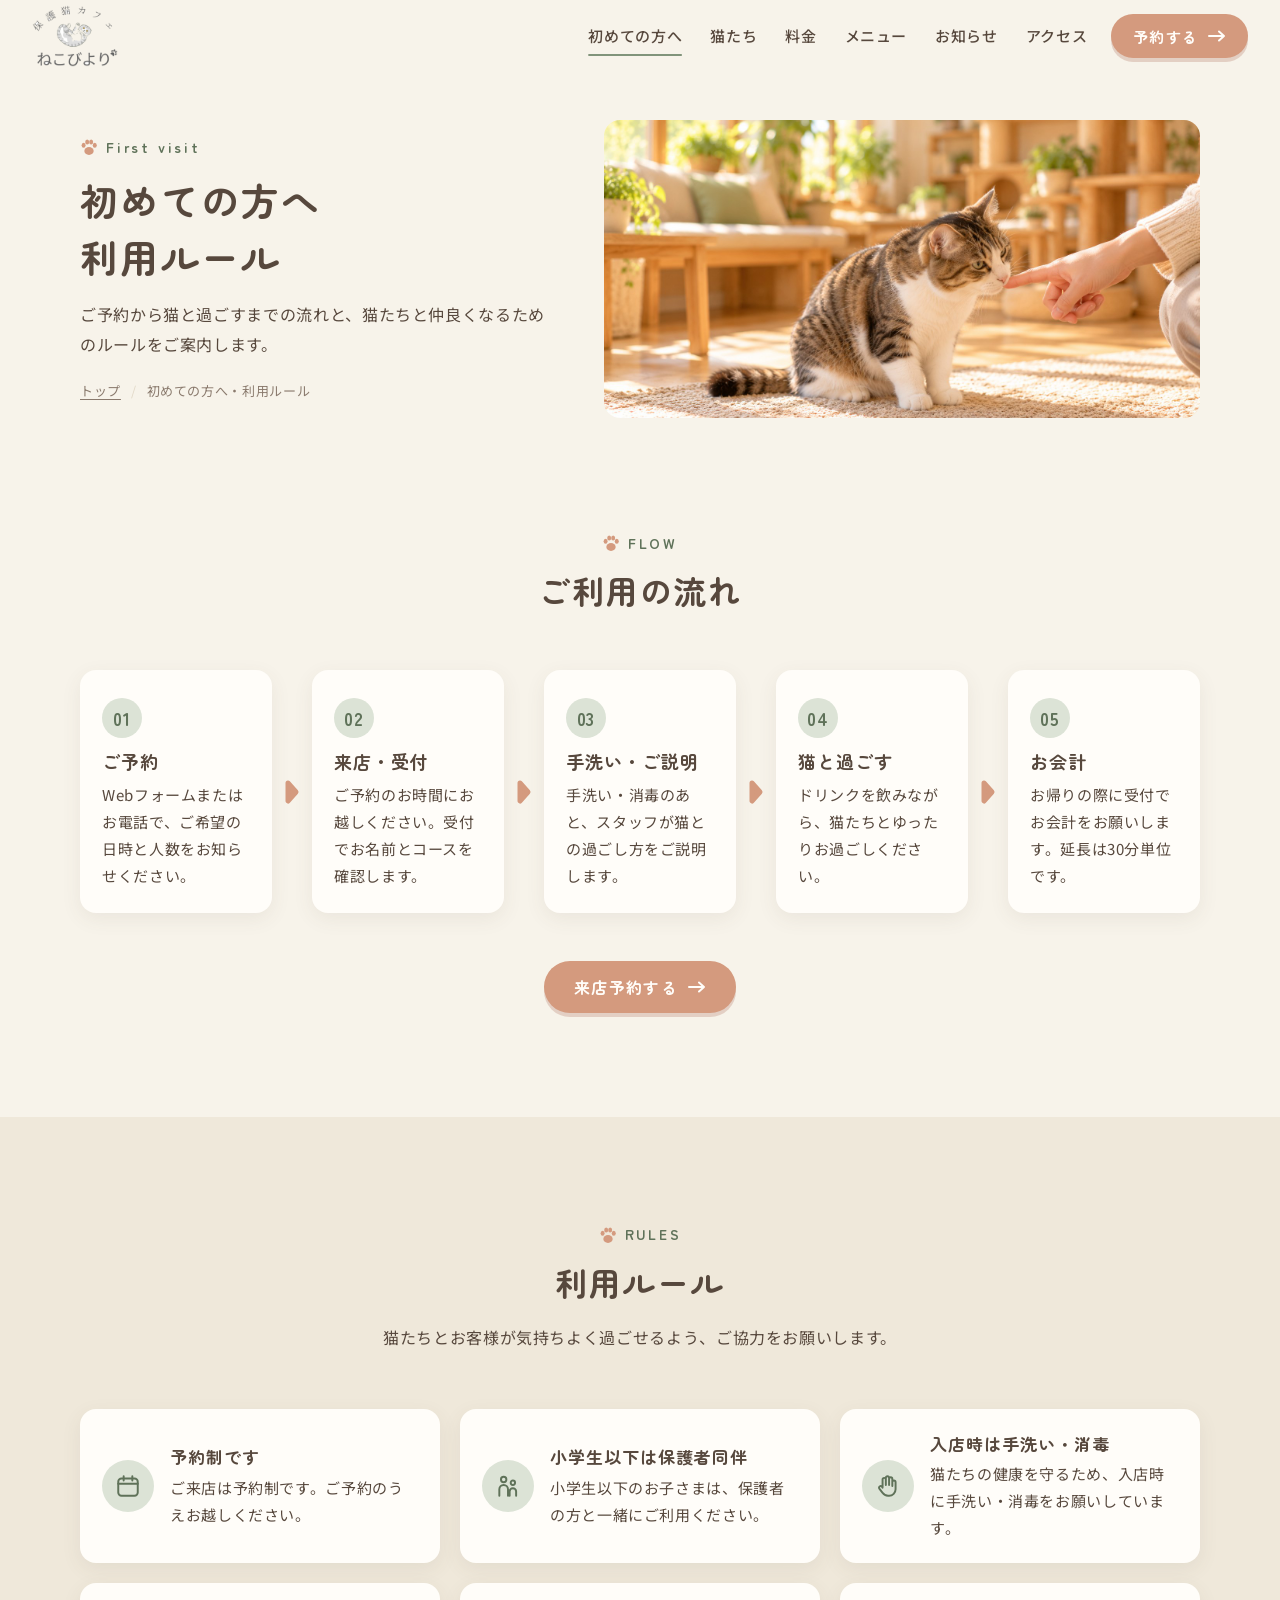
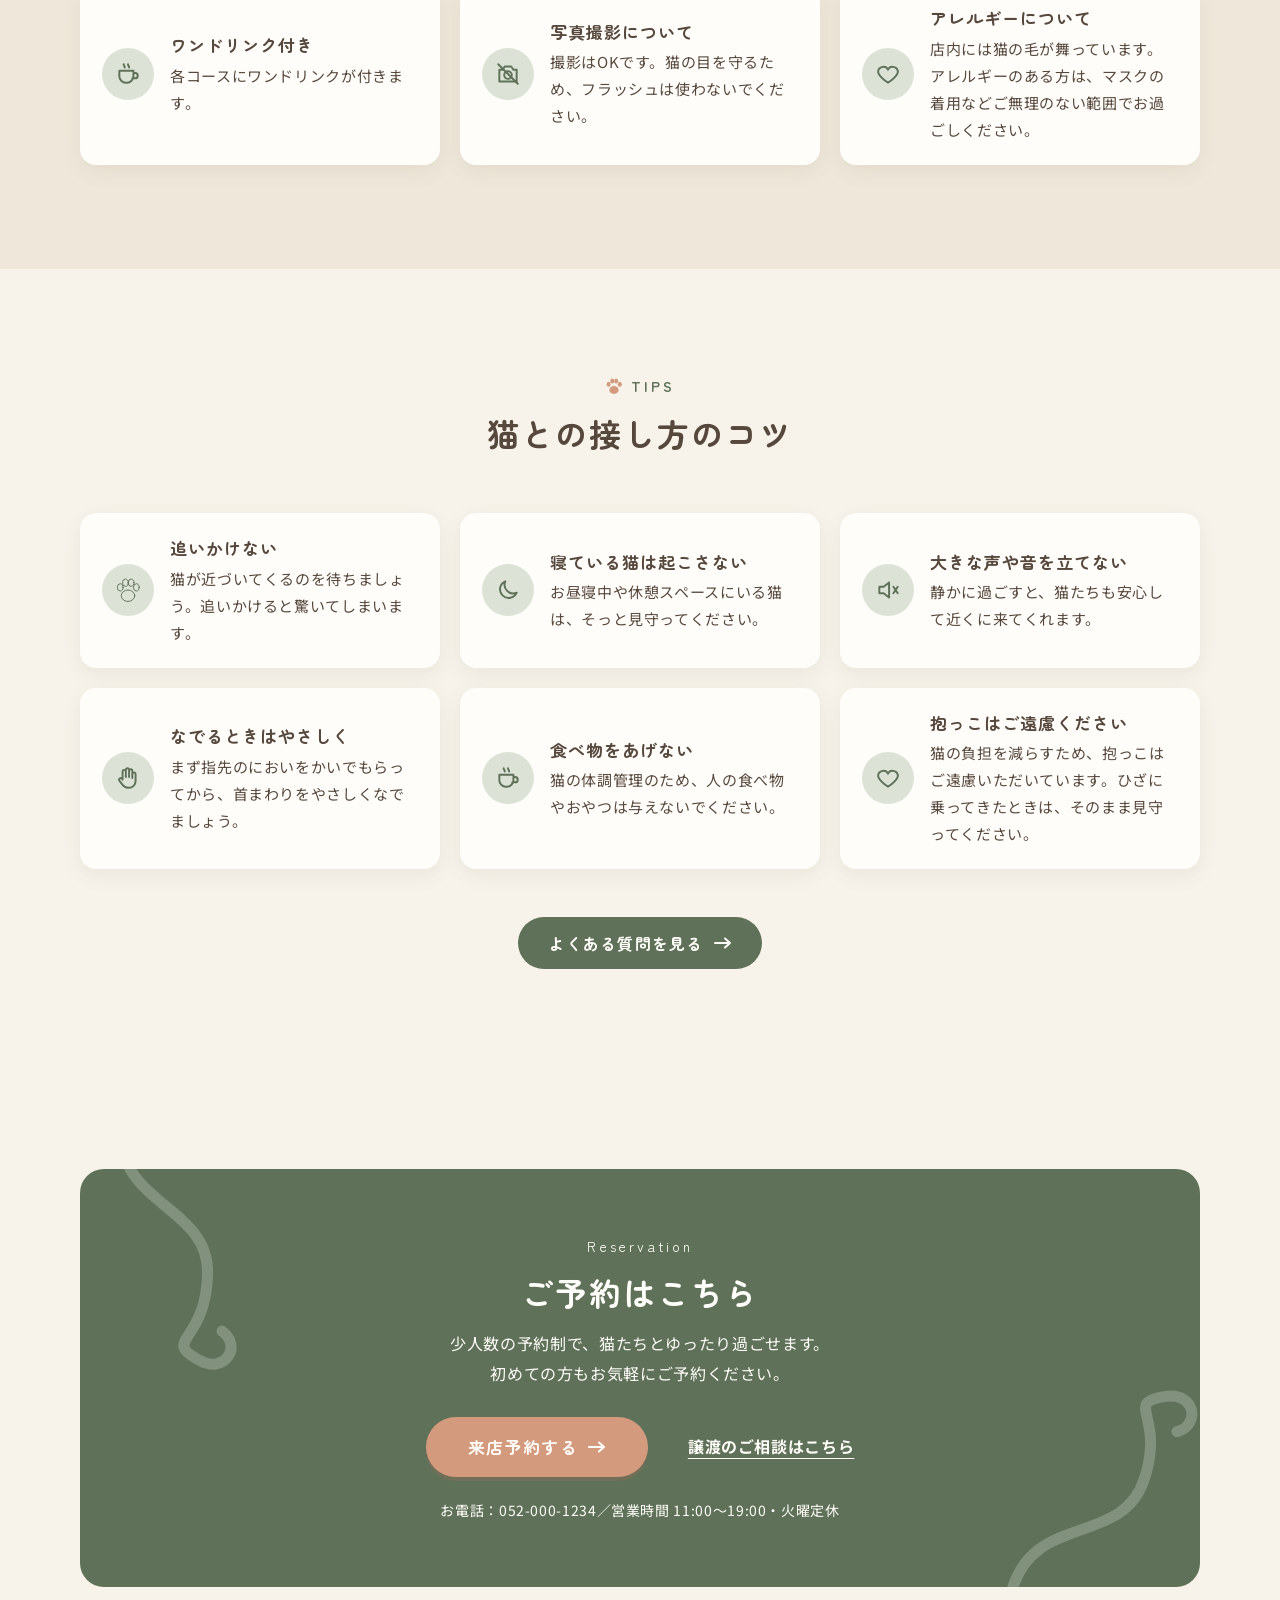
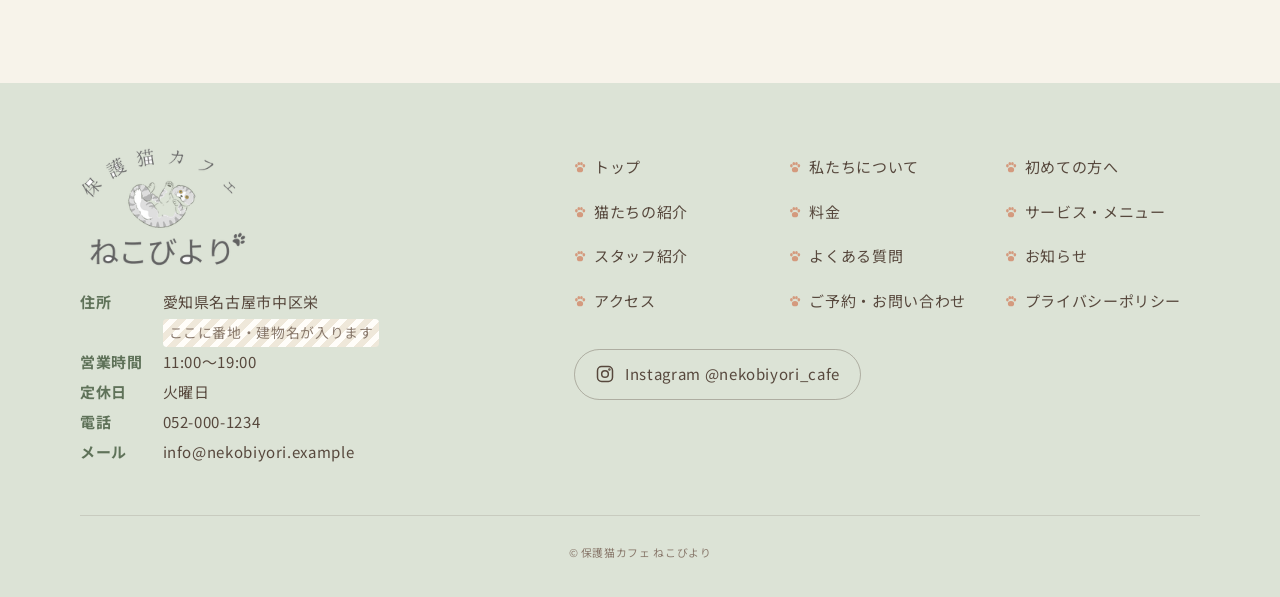
<file: guide.html>
<!DOCTYPE html>
<html lang="ja" class="no-js">
<head>
<meta charset="UTF-8">
<meta name="viewport" content="width=device-width, initial-scale=1">
<title>初めての方へ・利用ルール｜保護猫カフェ ねこびより</title>
<meta name="description" content="ご予約から猫と過ごすまでの流れ、利用ルール、猫との接し方のコツをご案内します。">
<link rel="icon" href="favicon.ico" sizes="any">
<link rel="icon" href="images/favicon-32.png" type="image/png" sizes="32x32">
<link rel="icon" href="images/favicon-192.png" type="image/png" sizes="192x192">
<link rel="apple-touch-icon" href="images/apple-touch-icon.png">
<link rel="preconnect" href="https://fonts.googleapis.com">
<link rel="preconnect" href="https://fonts.gstatic.com" crossorigin>
<link href="https://fonts.googleapis.com/css2?family=Noto+Sans+JP:wght@400;500;700&family=Zen+Maru+Gothic:wght@500;700&display=swap" rel="stylesheet">
<link rel="stylesheet" href="css/style.css?v=202610182017">
</head>
<body class="page-guide">
<svg xmlns="http://www.w3.org/2000/svg" style="display:none" aria-hidden="true">
  <!-- 肉球（オリジナル） -->
  <symbol id="i-paw" viewBox="-24 -26 48 50"><ellipse cx="0" cy="10" rx="13" ry="11"/><ellipse cx="-15" cy="-6" rx="5.5" ry="7"/><ellipse cx="-5" cy="-15" rx="5.5" ry="7"/><ellipse cx="6" cy="-15" rx="5.5" ry="7"/><ellipse cx="16" cy="-6" rx="5.5" ry="7"/></symbol>
  <!-- しっぽの波線 -->
  <symbol id="i-tail" viewBox="0 0 140 24"><path d="M4 14 C 22 2, 34 22, 52 12 S 82 2, 100 12 S 124 20, 128 10 C 131 3, 138 4, 136 10"/></symbol>
  <symbol id="i-tail-big" viewBox="0 0 200 200"><path d="M20 190 C 40 120, 120 150, 140 90 S 120 20, 160 14 C 186 10, 192 40, 170 46"/></symbol>
  <symbol id="i-tel" viewBox="0 0 24 24"><path d="M6.6 10.8a15.1 15.1 0 0 0 6.6 6.6l2.2-2.2a1 1 0 0 1 1-.25 11.4 11.4 0 0 0 3.6.57 1 1 0 0 1 1 1V20a1 1 0 0 1-1 1A17 17 0 0 1 3 4a1 1 0 0 1 1-1h3.5a1 1 0 0 1 1 1c0 1.25.2 2.45.57 3.57a1 1 0 0 1-.25 1l-2.2 2.2Z"/></symbol>
  <symbol id="i-check" viewBox="0 0 24 24"><path d="M12 2a10 10 0 1 0 0 20 10 10 0 0 0 0-20Zm-1.4 14.6-4.2-4.2 1.4-1.4 2.8 2.8 5.6-5.6 1.4 1.4-7 7Z"/></symbol>
  <symbol id="i-info" viewBox="0 0 24 24"><path d="M12 2a10 10 0 1 0 0 20 10 10 0 0 0 0-20Zm1 15h-2v-6h2v6Zm0-8h-2V7h2v2Z"/></symbol>
  <symbol id="i-insta" viewBox="0 0 24 24"><rect x="3" y="3" width="18" height="18" rx="5"/><circle cx="12" cy="12" r="4"/><circle cx="17.3" cy="6.7" r="0.6"/></symbol>
  <!-- 線のアイコン（利用ルールなど） -->
  <symbol id="i-calendar" viewBox="0 0 24 24"><rect x="3" y="5" width="18" height="16" rx="3"/><path d="M3 10h18M8 3v4M16 3v4"/></symbol>
  <symbol id="i-child" viewBox="0 0 24 24"><circle cx="8" cy="6" r="2.5"/><circle cx="16.5" cy="9" r="2"/><path d="M4 21v-6a4 4 0 0 1 8 0v6M13.5 21v-4a3 3 0 0 1 6 0v4"/></symbol>
  <symbol id="i-hand" viewBox="0 0 24 24"><path d="M7 13V6a1.5 1.5 0 0 1 3 0v5M10 11V4.5a1.5 1.5 0 0 1 3 0V11M13 11V5.5a1.5 1.5 0 0 1 3 0V12M16 12V8.5a1.5 1.5 0 0 1 3 0V15a6 6 0 0 1-6 6h-1a6 6 0 0 1-5-2.7L4 14.5a1.5 1.5 0 0 1 2.4-1.8L7 13.5"/></symbol>
  <symbol id="i-camera" viewBox="0 0 24 24"><path d="M4 8h3l2-3h6l2 3h3v11H4z"/><circle cx="12" cy="13" r="3.5"/><path d="M3 3l18 18"/></symbol>
  <symbol id="i-moon" viewBox="0 0 24 24"><path d="M20 14.5A8 8 0 0 1 9.5 4 8 8 0 1 0 20 14.5Z"/></symbol>
  <symbol id="i-cup" viewBox="0 0 24 24"><path d="M4 9h13v5a6 6 0 0 1-6 6h-1a6 6 0 0 1-6-6V9ZM17 11h1.5a2.5 2.5 0 0 1 0 5H16M8 3c0 1.5 1 1.5 1 3M12 3c0 1.5 1 1.5 1 3"/></symbol>
  <symbol id="i-heart" viewBox="0 0 24 24"><path d="M12 20s-7-4.4-9-9a4.8 4.8 0 0 1 9-3 4.8 4.8 0 0 1 9 3c-2 4.6-9 9-9 9Z"/></symbol>
  <symbol id="i-users" viewBox="0 0 24 24"><circle cx="9" cy="8" r="3"/><circle cx="17" cy="9" r="2.5"/><path d="M3 20a6 6 0 0 1 12 0M14 20a4.5 4.5 0 0 1 7.5-3.4"/></symbol>
  <symbol id="i-home" viewBox="0 0 24 24"><path d="M3 11 12 4l9 7M5 10v10h14V10M10 20v-5h4v5"/></symbol>
  <symbol id="i-door" viewBox="0 0 24 24"><path d="M5 21V4.5A1.5 1.5 0 0 1 6.5 3h11A1.5 1.5 0 0 1 19 4.5V21M3 21h18"/><circle cx="15" cy="12.5" r="1"/></symbol>
  <!-- 猫の顔（オリジナル） -->
  <symbol id="i-cat" viewBox="0 0 24 24"><path d="M4.5 19.5V9.5L6 3.5l4 4h4l4-4 1.5 6v10z"/><path d="M9 13.5h.01M15 13.5h.01M10.5 16.5q1.5 1.2 3 0M1.5 15.5l3 .5M1.5 18.5l3-.5M22.5 15.5l-3 .5M22.5 18.5l-3-.5"/></symbol>
  <symbol id="i-quiet" viewBox="0 0 24 24"><path d="M4 9h4l5-4v14l-5-4H4zM17 9l4 6M21 9l-4 6"/></symbol>
</svg>

<header class="header" id="header">
  <div class="header__inner">
    <a class="header__logo" href="index.html">
      <!-- ロゴ：images/logo-header.png（元データ：images/logo.png・背景透過） -->
      <img src="images/logo-header.png" width="222" height="160" alt="保護猫カフェ ねこびより">
    </a>
    <nav class="gnav" aria-label="グローバルナビゲーション">
      <ul class="gnav__list">
          <li><a class="gnav__link" href="guide.html" aria-current="page">初めての方へ</a></li>
          <li><a class="gnav__link" href="cats.html">猫たち</a></li>
          <li><a class="gnav__link" href="price.html">料金</a></li>
          <li><a class="gnav__link" href="menu.html">メニュー</a></li>
          <li><a class="gnav__link" href="news.html">お知らせ</a></li>
          <li><a class="gnav__link" href="access.html">アクセス</a></li>
      </ul>
    </nav>
    <a class="btn btn--reserve btn--sm header__reserve" href="reserve.html">予約する<span class="btn__arrow" aria-hidden="true"></span></a>
    <button class="hamburger" type="button" aria-controls="drawer" aria-expanded="false" aria-label="メニューを開く">
      <span></span><span></span><span></span>
    </button>
  </div>
  <div class="drawer" id="drawer" aria-hidden="true">
    <nav aria-label="スマートフォン用メニュー">
      <ul class="drawer__list">
        <li><a class="drawer__link" href="index.html"><svg aria-hidden="true"><use href="#i-paw"></use></svg>トップ</a></li>
        <li><a class="drawer__link" href="about.html"><svg aria-hidden="true"><use href="#i-paw"></use></svg>私たちについて</a></li>
        <li><a class="drawer__link" href="guide.html"><svg aria-hidden="true"><use href="#i-paw"></use></svg>初めての方へ</a></li>
        <li><a class="drawer__link" href="cats.html"><svg aria-hidden="true"><use href="#i-paw"></use></svg>猫たちの紹介</a></li>
        <li><a class="drawer__link" href="price.html"><svg aria-hidden="true"><use href="#i-paw"></use></svg>料金</a></li>
        <li><a class="drawer__link" href="menu.html"><svg aria-hidden="true"><use href="#i-paw"></use></svg>サービス・メニュー</a></li>
        <li><a class="drawer__link" href="staff.html"><svg aria-hidden="true"><use href="#i-paw"></use></svg>スタッフ紹介</a></li>
        <li><a class="drawer__link" href="faq.html"><svg aria-hidden="true"><use href="#i-paw"></use></svg>よくある質問</a></li>
        <li><a class="drawer__link" href="news.html"><svg aria-hidden="true"><use href="#i-paw"></use></svg>お知らせ</a></li>
        <li><a class="drawer__link" href="access.html"><svg aria-hidden="true"><use href="#i-paw"></use></svg>アクセス</a></li>
        <li><a class="drawer__link" href="reserve.html"><svg aria-hidden="true"><use href="#i-paw"></use></svg>ご予約・お問い合わせ</a></li>
        <li><a class="drawer__link" href="privacy.html"><svg aria-hidden="true"><use href="#i-paw"></use></svg>プライバシーポリシー</a></li>
      </ul>
    </nav>
    <div class="drawer__cta">
      <a class="btn btn--reserve btn--lg" href="reserve.html">来店予約する<span class="btn__arrow" aria-hidden="true"></span></a>
      <a class="btn btn--outline" href="reserve.html#adoption">譲渡のご相談</a>
    </div>
    <!-- ▼WP化：営業時間 -->
    <p class="drawer__info">営業時間 11:00〜19:00（火曜定休）</p>
    <!-- ▲WP化：営業時間 -->
  </div>
</header>

<main class="main" id="main">
  <section class="page-header">
    <div class="container page-header__inner">
      <div class="page-header__text">
        <p class="page-header__en"><svg aria-hidden="true"><use href="#i-paw"></use></svg>First visit</p>
        <h1 class="page-header__title">初めての方へ<br>利用ルール</h1>
        <p class="page-header__lead">ご予約から猫と過ごすまでの流れと、猫たちと仲良くなるためのルールをご案内します。</p>
        <nav aria-label="パンくずリスト"><ol class="breadcrumb"><li><a href="index.html">トップ</a></li><li aria-current="page">初めての方へ・利用ルール</li></ol></nav>
      </div>
      <div class="page-header__photo">
        <!-- 画像差し替え：page-header-guide｜1600×800（2:1）｜初めての方へ・利用ルールページのタイトル背景 -->
<img src="images/page-header-guide.jpg" width="1600" height="800" alt="" fetchpriority="high" decoding="async">
      </div>
    </div>
  </section>

  <section class="section section--tight">
    <div class="container">
      <div class="sec-title js-fade">
      <p class="sec-title__en"><svg aria-hidden="true"><use href="#i-paw"></use></svg>Flow</p>
      <h2 class="sec-title__ja">ご利用の流れ</h2>
    </div>
      <ol class="steps steps--5">
        <li class="steps__item js-fade">
          <p class="steps__num"><span class="sr-only">STEP</span></p>
          <h3 class="steps__title">ご予約</h3>
          <p class="steps__text">Webフォームまたはお電話で、ご希望の日時と人数をお知らせください。</p>
        </li>
        <li class="steps__item js-fade">
          <p class="steps__num"><span class="sr-only">STEP</span></p>
          <h3 class="steps__title">来店・受付</h3>
          <p class="steps__text">ご予約のお時間にお越しください。受付でお名前とコースを確認します。</p>
        </li>
        <li class="steps__item js-fade">
          <p class="steps__num"><span class="sr-only">STEP</span></p>
          <h3 class="steps__title">手洗い・ご説明</h3>
          <p class="steps__text">手洗い・消毒のあと、スタッフが猫との過ごし方をご説明します。</p>
        </li>
        <li class="steps__item js-fade">
          <p class="steps__num"><span class="sr-only">STEP</span></p>
          <h3 class="steps__title">猫と過ごす</h3>
          <p class="steps__text">ドリンクを飲みながら、猫たちとゆったりお過ごしください。</p>
        </li>
        <li class="steps__item js-fade">
          <p class="steps__num"><span class="sr-only">STEP</span></p>
          <h3 class="steps__title">お会計</h3>
          <p class="steps__text">お帰りの際に受付でお会計をお願いします。延長は30分単位です。</p>
        </li>
      </ol>
      <div class="btn-wrap">
        <a class="btn btn--reserve" href="reserve.html">来店予約する<span class="btn__arrow" aria-hidden="true"></span></a>
      </div>
    </div>
  </section>

  <section class="section section--tint" id="rules">
    <div class="container">
      <div class="sec-title js-fade">
      <p class="sec-title__en"><svg aria-hidden="true"><use href="#i-paw"></use></svg>Rules</p>
      <h2 class="sec-title__ja">利用ルール</h2>
      <p class="sec-title__lead">猫たちとお客様が気持ちよく過ごせるよう、ご協力をお願いします。</p>
    </div>
      <div class="icon-cards">
        <div class="icon-card js-fade">
          <span class="icon-card__icon"><svg aria-hidden="true"><use href="#i-calendar"></use></svg></span>
          <div>
            <h3 class="icon-card__title">予約制です</h3>
            <p class="icon-card__text">ご来店は予約制です。ご予約のうえお越しください。</p>
          </div>
        </div>
        <div class="icon-card js-fade">
          <span class="icon-card__icon"><svg aria-hidden="true"><use href="#i-child"></use></svg></span>
          <div>
            <h3 class="icon-card__title">小学生以下は保護者同伴</h3>
            <p class="icon-card__text">小学生以下のお子さまは、保護者の方と一緒にご利用ください。</p>
          </div>
        </div>
        <div class="icon-card js-fade">
          <span class="icon-card__icon"><svg aria-hidden="true"><use href="#i-hand"></use></svg></span>
          <div>
            <h3 class="icon-card__title">入店時は手洗い・消毒</h3>
            <p class="icon-card__text">猫たちの健康を守るため、入店時に手洗い・消毒をお願いしています。</p>
          </div>
        </div>
        <div class="icon-card js-fade">
          <span class="icon-card__icon"><svg aria-hidden="true"><use href="#i-cup"></use></svg></span>
          <div>
            <h3 class="icon-card__title">ワンドリンク付き</h3>
            <p class="icon-card__text">各コースにワンドリンクが付きます。</p>
          </div>
        </div>
        <div class="icon-card js-fade">
          <span class="icon-card__icon"><svg aria-hidden="true"><use href="#i-camera"></use></svg></span>
          <div>
            <h3 class="icon-card__title">写真撮影について</h3>
            <p class="icon-card__text">撮影はOKです。猫の目を守るため、フラッシュは使わないでください。</p>
          </div>
        </div>
        <div class="icon-card js-fade">
          <span class="icon-card__icon"><svg aria-hidden="true"><use href="#i-heart"></use></svg></span>
          <div>
            <h3 class="icon-card__title">アレルギーについて</h3>
            <p class="icon-card__text">店内には猫の毛が舞っています。アレルギーのある方は、マスクの着用などご無理のない範囲でお過ごしください。</p>
          </div>
        </div>
      </div>
    </div>
  </section>

  <section class="section" id="tips">
    <div class="container">
      <div class="sec-title js-fade">
      <p class="sec-title__en"><svg aria-hidden="true"><use href="#i-paw"></use></svg>Tips</p>
      <h2 class="sec-title__ja">猫との接し方のコツ</h2>
    </div>
      <div class="icon-cards">
        <div class="icon-card js-fade">
          <span class="icon-card__icon"><svg aria-hidden="true"><use href="#i-paw"></use></svg></span>
          <div>
            <h3 class="icon-card__title">追いかけない</h3>
            <p class="icon-card__text">猫が近づいてくるのを待ちましょう。追いかけると驚いてしまいます。</p>
          </div>
        </div>
        <div class="icon-card js-fade">
          <span class="icon-card__icon"><svg aria-hidden="true"><use href="#i-moon"></use></svg></span>
          <div>
            <h3 class="icon-card__title">寝ている猫は起こさない</h3>
            <p class="icon-card__text">お昼寝中や休憩スペースにいる猫は、そっと見守ってください。</p>
          </div>
        </div>
        <div class="icon-card js-fade">
          <span class="icon-card__icon"><svg aria-hidden="true"><use href="#i-quiet"></use></svg></span>
          <div>
            <h3 class="icon-card__title">大きな声や音を立てない</h3>
            <p class="icon-card__text">静かに過ごすと、猫たちも安心して近くに来てくれます。</p>
          </div>
        </div>
        <div class="icon-card js-fade">
          <span class="icon-card__icon"><svg aria-hidden="true"><use href="#i-hand"></use></svg></span>
          <div>
            <h3 class="icon-card__title">なでるときはやさしく</h3>
            <p class="icon-card__text">まず指先のにおいをかいでもらってから、首まわりをやさしくなでましょう。</p>
          </div>
        </div>
        <div class="icon-card js-fade">
          <span class="icon-card__icon"><svg aria-hidden="true"><use href="#i-cup"></use></svg></span>
          <div>
            <h3 class="icon-card__title">食べ物をあげない</h3>
            <p class="icon-card__text">猫の体調管理のため、人の食べ物やおやつは与えないでください。</p>
          </div>
        </div>
        <div class="icon-card js-fade">
          <span class="icon-card__icon"><svg aria-hidden="true"><use href="#i-heart"></use></svg></span>
          <div>
            <h3 class="icon-card__title">抱っこはご遠慮ください</h3>
            <p class="icon-card__text">猫の負担を減らすため、抱っこはご遠慮いただいています。ひざに乗ってきたときは、そのまま見守ってください。</p>
          </div>
        </div>
      </div>
      <div class="btn-wrap">
        <a class="btn btn--main" href="faq.html">よくある質問を見る<span class="btn__arrow" aria-hidden="true"></span></a>
      </div>
    </div>
  </section>

  <section class="cta" aria-labelledby="cta-title">
    <div class="container">
      <div class="cta__box js-fade">
        <svg class="cta__deco" aria-hidden="true"><use href="#i-tail-big"></use></svg>
        <svg class="cta__deco cta__deco--left" aria-hidden="true"><use href="#i-tail-big"></use></svg>
        <p class="cta__en">Reservation</p>
        <h2 class="cta__title" id="cta-title">ご予約はこちら</h2>
        <p class="cta__text">少人数の予約制で、<br class="br-sp">猫たちとゆったり過ごせます。<br>初めての方もお気軽にご予約ください。</p>
        <div class="cta__buttons">
          <a class="btn btn--reserve btn--lg" href="reserve.html">来店予約する<span class="btn__arrow" aria-hidden="true"></span></a>
          <a class="cta__sub" href="reserve.html#adoption">譲渡のご相談はこちら</a>
        </div>
        <p class="cta__tel">お電話：052-000-1234／営業時間 11:00〜19:00・火曜定休</p>
      </div>
    </div>
  </section>
</main>

<footer class="footer">
  <div class="container">
    <div class="footer__grid">
      <div>
        <a class="footer__logo" href="index.html">
          <!-- ロゴ：images/logo-header.png（元データ：images/logo.png・背景透過） -->
          <img src="images/logo-header.png" width="222" height="160" alt="保護猫カフェ ねこびより" loading="lazy">
        </a>
        <!-- ▼WP化：店舗情報・営業時間 -->
        <dl class="footer__info">
          <dt>住所</dt><dd>愛知県名古屋市中区栄 <span class="ph">ここに番地・建物名が入ります</span></dd>
          <dt>営業時間</dt><dd>11:00〜19:00</dd>
          <dt>定休日</dt><dd>火曜日</dd>
          <dt>電話</dt><dd>052-000-1234</dd>
          <dt>メール</dt><dd>info@nekobiyori.example</dd>
        </dl>
        <!-- ▲WP化：店舗情報・営業時間 -->
      </div>
      <div>
        <nav class="footer__nav" aria-label="フッターナビゲーション">
          <a href="index.html"><svg aria-hidden="true"><use href="#i-paw"></use></svg>トップ</a>
          <a href="about.html"><svg aria-hidden="true"><use href="#i-paw"></use></svg>私たちについて</a>
          <a href="guide.html"><svg aria-hidden="true"><use href="#i-paw"></use></svg>初めての方へ</a>
          <a href="cats.html"><svg aria-hidden="true"><use href="#i-paw"></use></svg>猫たちの紹介</a>
          <a href="price.html"><svg aria-hidden="true"><use href="#i-paw"></use></svg>料金</a>
          <a href="menu.html"><svg aria-hidden="true"><use href="#i-paw"></use></svg>サービス・メニュー</a>
          <a href="staff.html"><svg aria-hidden="true"><use href="#i-paw"></use></svg>スタッフ紹介</a>
          <a href="faq.html"><svg aria-hidden="true"><use href="#i-paw"></use></svg>よくある質問</a>
          <a href="news.html"><svg aria-hidden="true"><use href="#i-paw"></use></svg>お知らせ</a>
          <a href="access.html"><svg aria-hidden="true"><use href="#i-paw"></use></svg>アクセス</a>
          <a href="reserve.html"><svg aria-hidden="true"><use href="#i-paw"></use></svg>ご予約・お問い合わせ</a>
          <a href="privacy.html"><svg aria-hidden="true"><use href="#i-paw"></use></svg>プライバシーポリシー</a>
        </nav>
        <a class="footer__sns" href="https://www.instagram.com/" target="_blank" rel="noopener"><svg aria-hidden="true"><use href="#i-insta"></use></svg>Instagram @nekobiyori_cafe</a>
      </div>
    </div>
    <p class="footer__copy"><small>&copy; 保護猫カフェ ねこびより</small></p>
  </div>
</footer>

<div class="sp-cta">
  <a class="sp-cta__tel" href="tel:0520001234">
    <span class="sp-cta__tel-icon"><svg aria-hidden="true"><use href="#i-tel"></use></svg></span>
    <span class="sp-cta__tel-text"><span class="sp-cta__tel-num">052-000-1234</span><span class="sp-cta__tel-time">11:00〜19:00／火曜定休</span></span>
  </a>
  <a class="btn btn--reserve" href="reserve.html">来店予約する<span class="btn__arrow" aria-hidden="true"></span></a>
</div>

<script src="js/main.js?v=202610182017"></script>
</body>
</html>
</file>
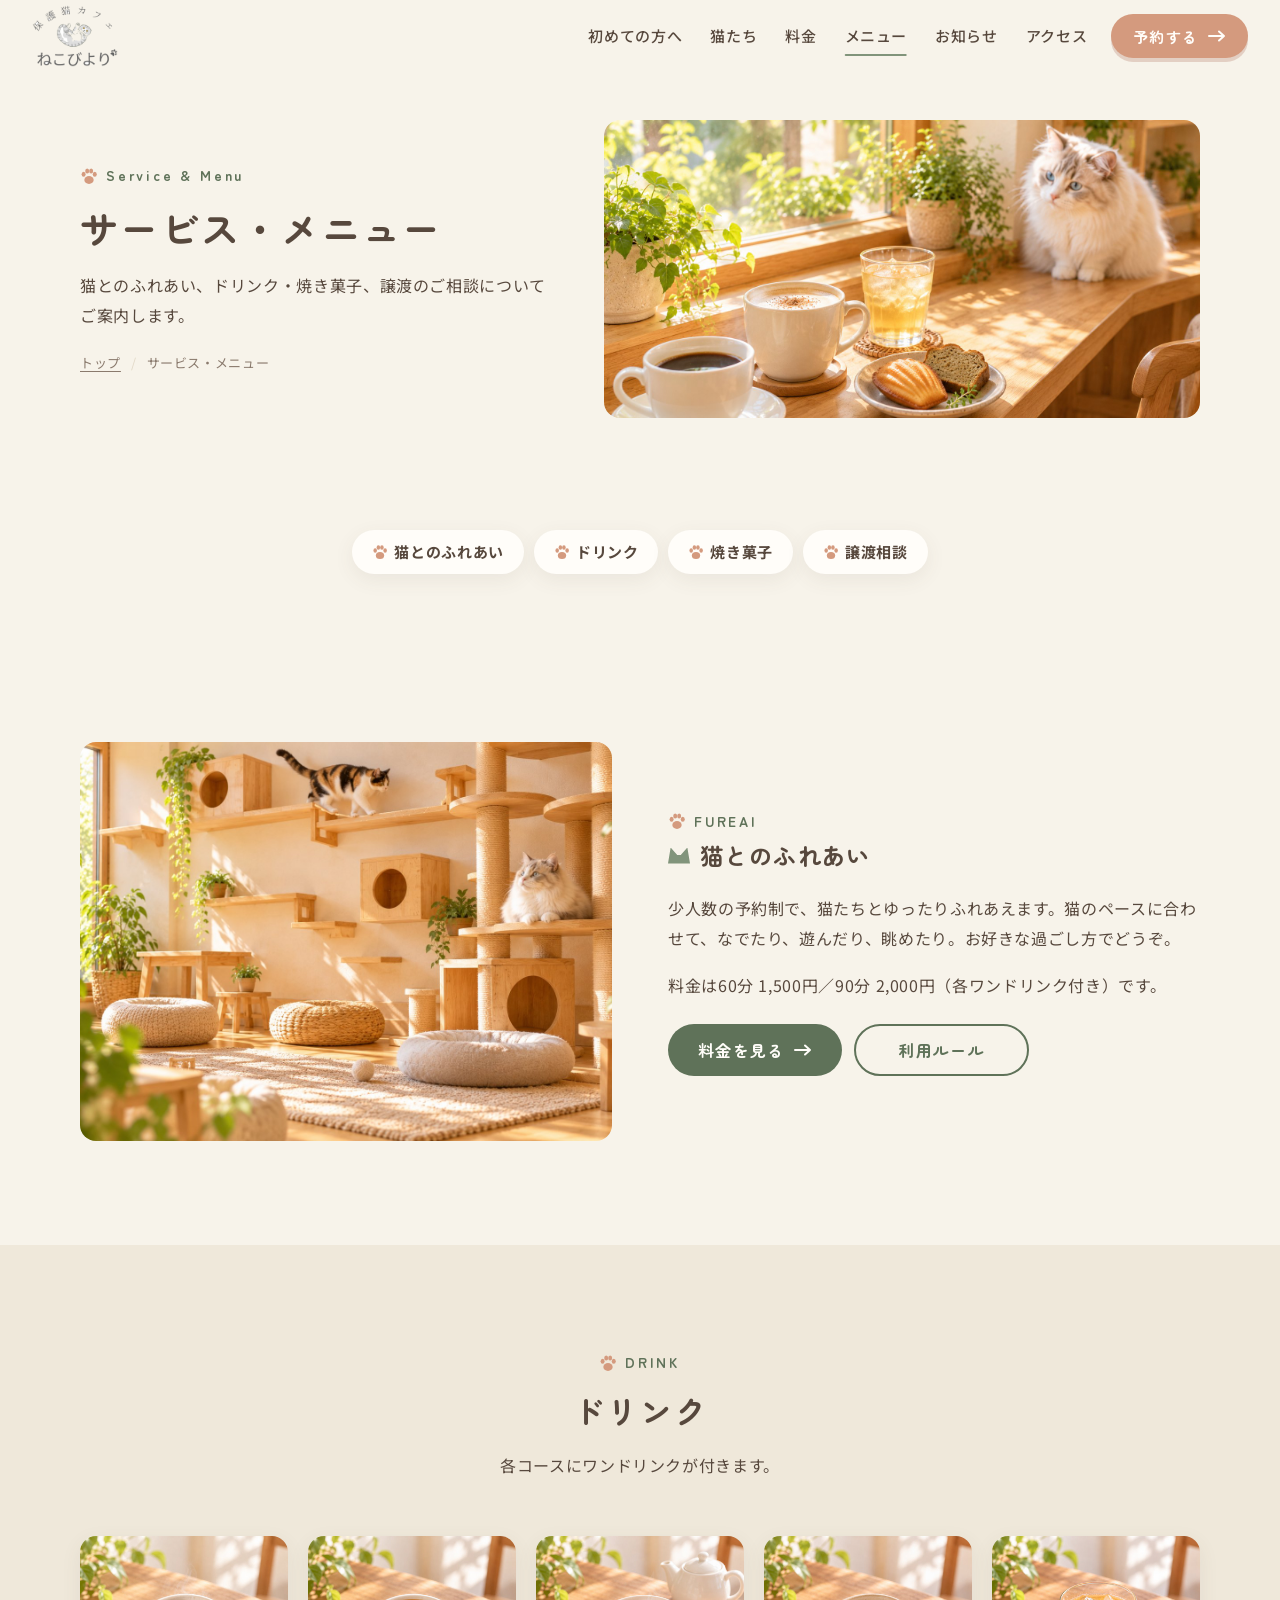
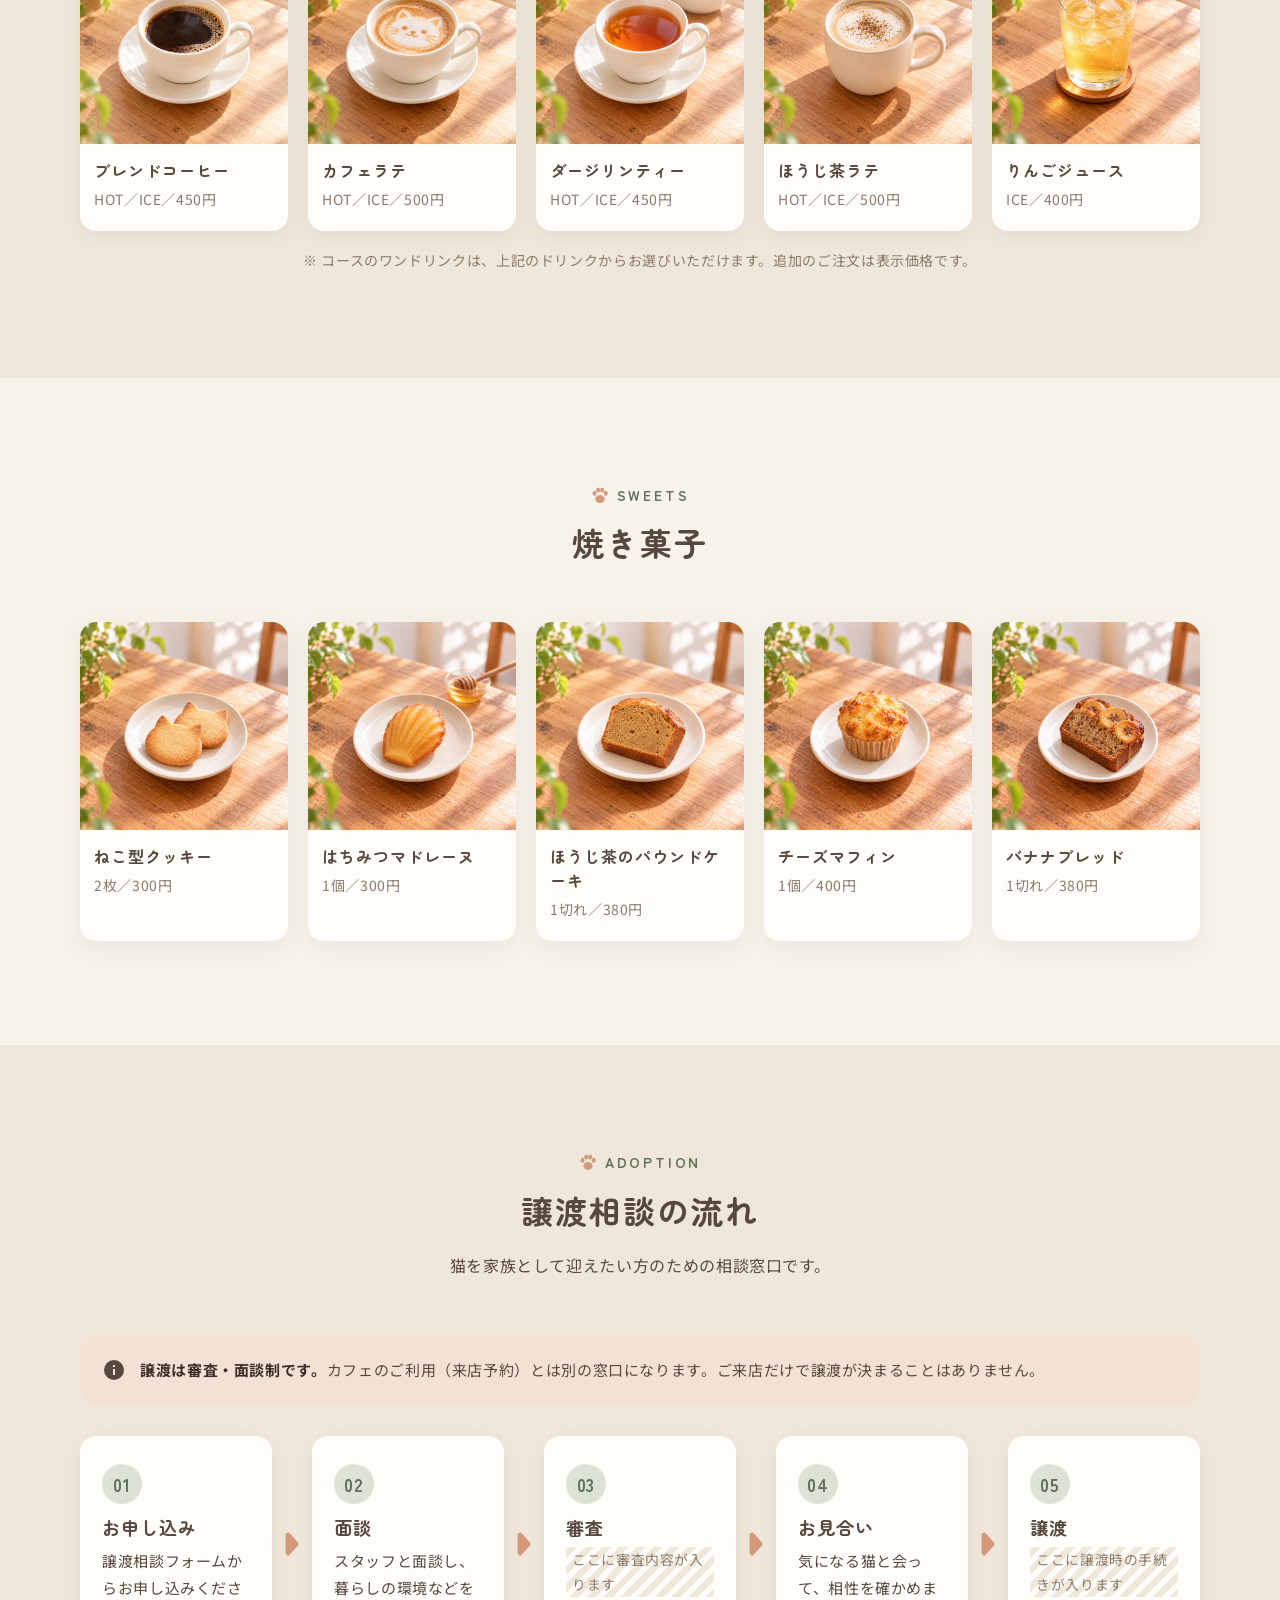
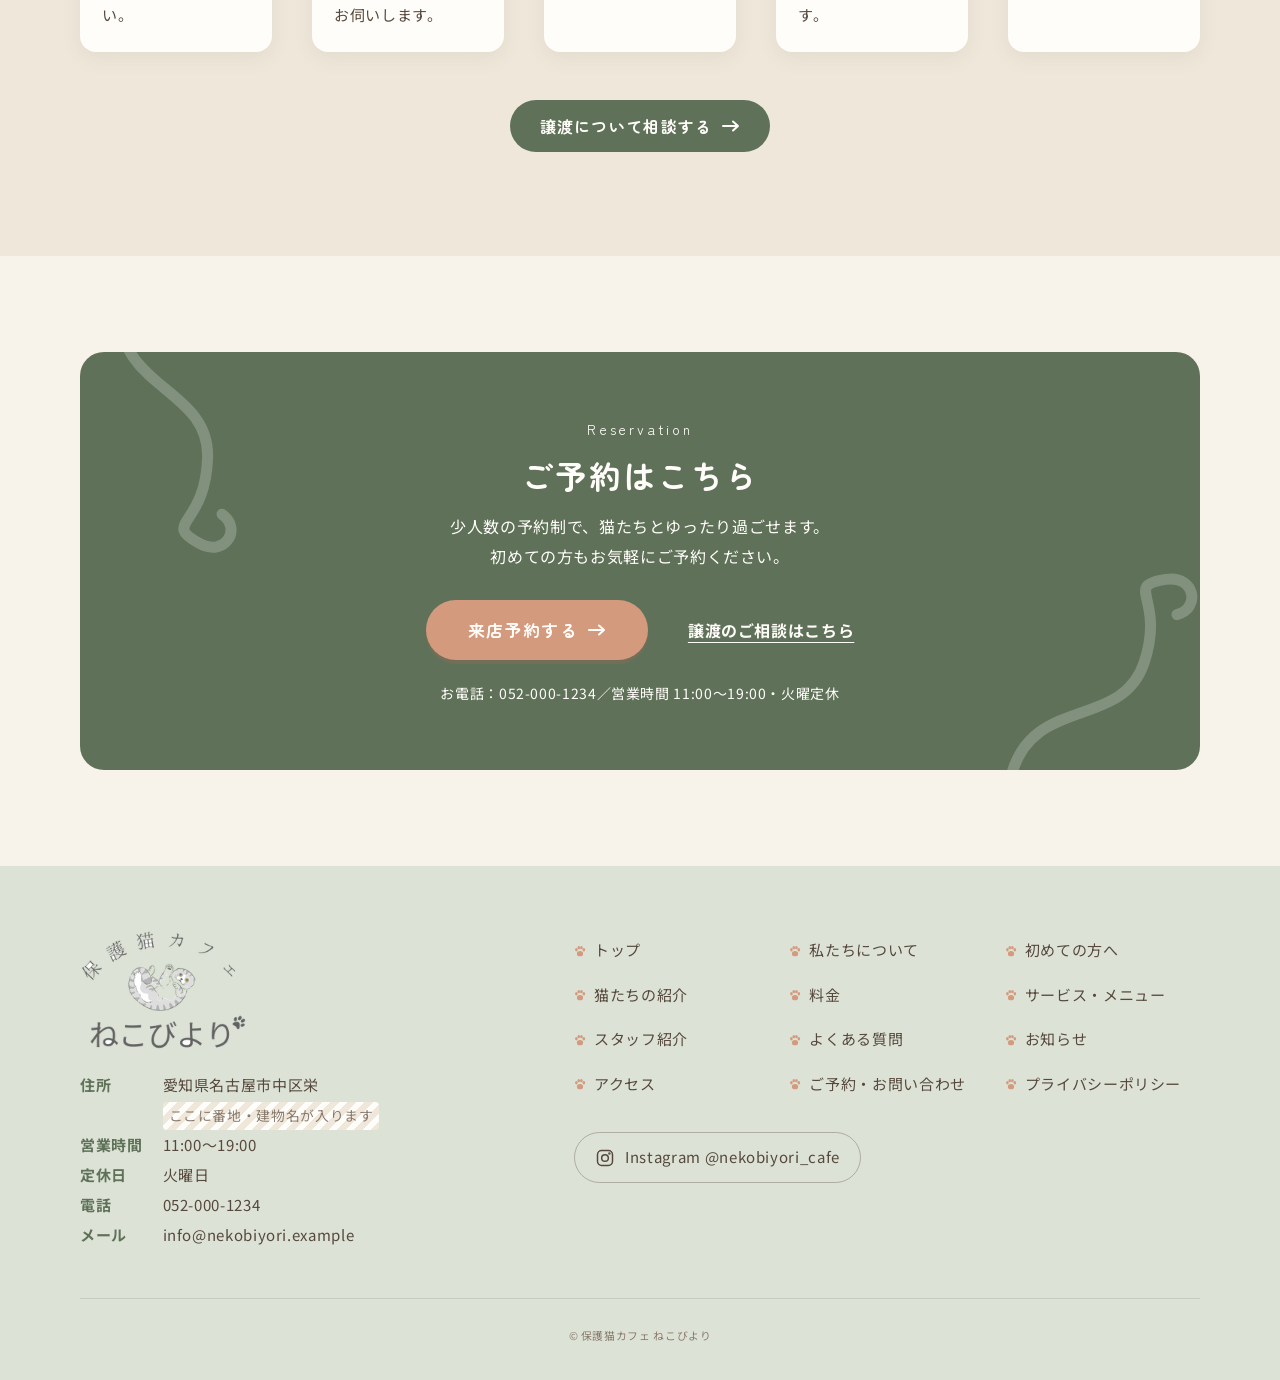
<file: menu.html>
<!DOCTYPE html>
<html lang="ja" class="no-js">
<head>
<meta charset="UTF-8">
<meta name="viewport" content="width=device-width, initial-scale=1">
<title>サービス・メニュー｜保護猫カフェ ねこびより</title>
<meta name="description" content="猫とのふれあい、ドリンク・焼き菓子、譲渡相談の流れをご案内します。">
<link rel="icon" href="favicon.ico" sizes="any">
<link rel="icon" href="images/favicon-32.png" type="image/png" sizes="32x32">
<link rel="icon" href="images/favicon-192.png" type="image/png" sizes="192x192">
<link rel="apple-touch-icon" href="images/apple-touch-icon.png">
<link rel="preconnect" href="https://fonts.googleapis.com">
<link rel="preconnect" href="https://fonts.gstatic.com" crossorigin>
<link href="https://fonts.googleapis.com/css2?family=Noto+Sans+JP:wght@400;500;700&family=Zen+Maru+Gothic:wght@500;700&display=swap" rel="stylesheet">
<link rel="stylesheet" href="css/style.css?v=202610182017">
</head>
<body class="page-menu">
<svg xmlns="http://www.w3.org/2000/svg" style="display:none" aria-hidden="true">
  <!-- 肉球（オリジナル） -->
  <symbol id="i-paw" viewBox="-24 -26 48 50"><ellipse cx="0" cy="10" rx="13" ry="11"/><ellipse cx="-15" cy="-6" rx="5.5" ry="7"/><ellipse cx="-5" cy="-15" rx="5.5" ry="7"/><ellipse cx="6" cy="-15" rx="5.5" ry="7"/><ellipse cx="16" cy="-6" rx="5.5" ry="7"/></symbol>
  <!-- しっぽの波線 -->
  <symbol id="i-tail" viewBox="0 0 140 24"><path d="M4 14 C 22 2, 34 22, 52 12 S 82 2, 100 12 S 124 20, 128 10 C 131 3, 138 4, 136 10"/></symbol>
  <symbol id="i-tail-big" viewBox="0 0 200 200"><path d="M20 190 C 40 120, 120 150, 140 90 S 120 20, 160 14 C 186 10, 192 40, 170 46"/></symbol>
  <symbol id="i-tel" viewBox="0 0 24 24"><path d="M6.6 10.8a15.1 15.1 0 0 0 6.6 6.6l2.2-2.2a1 1 0 0 1 1-.25 11.4 11.4 0 0 0 3.6.57 1 1 0 0 1 1 1V20a1 1 0 0 1-1 1A17 17 0 0 1 3 4a1 1 0 0 1 1-1h3.5a1 1 0 0 1 1 1c0 1.25.2 2.45.57 3.57a1 1 0 0 1-.25 1l-2.2 2.2Z"/></symbol>
  <symbol id="i-check" viewBox="0 0 24 24"><path d="M12 2a10 10 0 1 0 0 20 10 10 0 0 0 0-20Zm-1.4 14.6-4.2-4.2 1.4-1.4 2.8 2.8 5.6-5.6 1.4 1.4-7 7Z"/></symbol>
  <symbol id="i-info" viewBox="0 0 24 24"><path d="M12 2a10 10 0 1 0 0 20 10 10 0 0 0 0-20Zm1 15h-2v-6h2v6Zm0-8h-2V7h2v2Z"/></symbol>
  <symbol id="i-insta" viewBox="0 0 24 24"><rect x="3" y="3" width="18" height="18" rx="5"/><circle cx="12" cy="12" r="4"/><circle cx="17.3" cy="6.7" r="0.6"/></symbol>
  <!-- 線のアイコン（利用ルールなど） -->
  <symbol id="i-calendar" viewBox="0 0 24 24"><rect x="3" y="5" width="18" height="16" rx="3"/><path d="M3 10h18M8 3v4M16 3v4"/></symbol>
  <symbol id="i-child" viewBox="0 0 24 24"><circle cx="8" cy="6" r="2.5"/><circle cx="16.5" cy="9" r="2"/><path d="M4 21v-6a4 4 0 0 1 8 0v6M13.5 21v-4a3 3 0 0 1 6 0v4"/></symbol>
  <symbol id="i-hand" viewBox="0 0 24 24"><path d="M7 13V6a1.5 1.5 0 0 1 3 0v5M10 11V4.5a1.5 1.5 0 0 1 3 0V11M13 11V5.5a1.5 1.5 0 0 1 3 0V12M16 12V8.5a1.5 1.5 0 0 1 3 0V15a6 6 0 0 1-6 6h-1a6 6 0 0 1-5-2.7L4 14.5a1.5 1.5 0 0 1 2.4-1.8L7 13.5"/></symbol>
  <symbol id="i-camera" viewBox="0 0 24 24"><path d="M4 8h3l2-3h6l2 3h3v11H4z"/><circle cx="12" cy="13" r="3.5"/><path d="M3 3l18 18"/></symbol>
  <symbol id="i-moon" viewBox="0 0 24 24"><path d="M20 14.5A8 8 0 0 1 9.5 4 8 8 0 1 0 20 14.5Z"/></symbol>
  <symbol id="i-cup" viewBox="0 0 24 24"><path d="M4 9h13v5a6 6 0 0 1-6 6h-1a6 6 0 0 1-6-6V9ZM17 11h1.5a2.5 2.5 0 0 1 0 5H16M8 3c0 1.5 1 1.5 1 3M12 3c0 1.5 1 1.5 1 3"/></symbol>
  <symbol id="i-heart" viewBox="0 0 24 24"><path d="M12 20s-7-4.4-9-9a4.8 4.8 0 0 1 9-3 4.8 4.8 0 0 1 9 3c-2 4.6-9 9-9 9Z"/></symbol>
  <symbol id="i-users" viewBox="0 0 24 24"><circle cx="9" cy="8" r="3"/><circle cx="17" cy="9" r="2.5"/><path d="M3 20a6 6 0 0 1 12 0M14 20a4.5 4.5 0 0 1 7.5-3.4"/></symbol>
  <symbol id="i-home" viewBox="0 0 24 24"><path d="M3 11 12 4l9 7M5 10v10h14V10M10 20v-5h4v5"/></symbol>
  <symbol id="i-door" viewBox="0 0 24 24"><path d="M5 21V4.5A1.5 1.5 0 0 1 6.5 3h11A1.5 1.5 0 0 1 19 4.5V21M3 21h18"/><circle cx="15" cy="12.5" r="1"/></symbol>
  <!-- 猫の顔（オリジナル） -->
  <symbol id="i-cat" viewBox="0 0 24 24"><path d="M4.5 19.5V9.5L6 3.5l4 4h4l4-4 1.5 6v10z"/><path d="M9 13.5h.01M15 13.5h.01M10.5 16.5q1.5 1.2 3 0M1.5 15.5l3 .5M1.5 18.5l3-.5M22.5 15.5l-3 .5M22.5 18.5l-3-.5"/></symbol>
  <symbol id="i-quiet" viewBox="0 0 24 24"><path d="M4 9h4l5-4v14l-5-4H4zM17 9l4 6M21 9l-4 6"/></symbol>
</svg>

<header class="header" id="header">
  <div class="header__inner">
    <a class="header__logo" href="index.html">
      <!-- ロゴ：images/logo-header.png（元データ：images/logo.png・背景透過） -->
      <img src="images/logo-header.png" width="222" height="160" alt="保護猫カフェ ねこびより">
    </a>
    <nav class="gnav" aria-label="グローバルナビゲーション">
      <ul class="gnav__list">
          <li><a class="gnav__link" href="guide.html">初めての方へ</a></li>
          <li><a class="gnav__link" href="cats.html">猫たち</a></li>
          <li><a class="gnav__link" href="price.html">料金</a></li>
          <li><a class="gnav__link" href="menu.html" aria-current="page">メニュー</a></li>
          <li><a class="gnav__link" href="news.html">お知らせ</a></li>
          <li><a class="gnav__link" href="access.html">アクセス</a></li>
      </ul>
    </nav>
    <a class="btn btn--reserve btn--sm header__reserve" href="reserve.html">予約する<span class="btn__arrow" aria-hidden="true"></span></a>
    <button class="hamburger" type="button" aria-controls="drawer" aria-expanded="false" aria-label="メニューを開く">
      <span></span><span></span><span></span>
    </button>
  </div>
  <div class="drawer" id="drawer" aria-hidden="true">
    <nav aria-label="スマートフォン用メニュー">
      <ul class="drawer__list">
        <li><a class="drawer__link" href="index.html"><svg aria-hidden="true"><use href="#i-paw"></use></svg>トップ</a></li>
        <li><a class="drawer__link" href="about.html"><svg aria-hidden="true"><use href="#i-paw"></use></svg>私たちについて</a></li>
        <li><a class="drawer__link" href="guide.html"><svg aria-hidden="true"><use href="#i-paw"></use></svg>初めての方へ</a></li>
        <li><a class="drawer__link" href="cats.html"><svg aria-hidden="true"><use href="#i-paw"></use></svg>猫たちの紹介</a></li>
        <li><a class="drawer__link" href="price.html"><svg aria-hidden="true"><use href="#i-paw"></use></svg>料金</a></li>
        <li><a class="drawer__link" href="menu.html"><svg aria-hidden="true"><use href="#i-paw"></use></svg>サービス・メニュー</a></li>
        <li><a class="drawer__link" href="staff.html"><svg aria-hidden="true"><use href="#i-paw"></use></svg>スタッフ紹介</a></li>
        <li><a class="drawer__link" href="faq.html"><svg aria-hidden="true"><use href="#i-paw"></use></svg>よくある質問</a></li>
        <li><a class="drawer__link" href="news.html"><svg aria-hidden="true"><use href="#i-paw"></use></svg>お知らせ</a></li>
        <li><a class="drawer__link" href="access.html"><svg aria-hidden="true"><use href="#i-paw"></use></svg>アクセス</a></li>
        <li><a class="drawer__link" href="reserve.html"><svg aria-hidden="true"><use href="#i-paw"></use></svg>ご予約・お問い合わせ</a></li>
        <li><a class="drawer__link" href="privacy.html"><svg aria-hidden="true"><use href="#i-paw"></use></svg>プライバシーポリシー</a></li>
      </ul>
    </nav>
    <div class="drawer__cta">
      <a class="btn btn--reserve btn--lg" href="reserve.html">来店予約する<span class="btn__arrow" aria-hidden="true"></span></a>
      <a class="btn btn--outline" href="reserve.html#adoption">譲渡のご相談</a>
    </div>
    <!-- ▼WP化：営業時間 -->
    <p class="drawer__info">営業時間 11:00〜19:00（火曜定休）</p>
    <!-- ▲WP化：営業時間 -->
  </div>
</header>

<main class="main" id="main">
  <section class="page-header">
    <div class="container page-header__inner">
      <div class="page-header__text">
        <p class="page-header__en"><svg aria-hidden="true"><use href="#i-paw"></use></svg>Service & Menu</p>
        <h1 class="page-header__title">サービス・メニュー</h1>
        <p class="page-header__lead">猫とのふれあい、ドリンク・焼き菓子、譲渡のご相談についてご案内します。</p>
        <nav aria-label="パンくずリスト"><ol class="breadcrumb"><li><a href="index.html">トップ</a></li><li aria-current="page">サービス・メニュー</li></ol></nav>
      </div>
      <div class="page-header__photo">
        <!-- 画像差し替え：page-header-menu｜1600×800（2:1）｜サービス・メニューページのタイトル背景 -->
<img src="images/page-header-menu.jpg" width="1600" height="800" alt="" fetchpriority="high" decoding="async">
      </div>
    </div>
  </section>

  <section class="section section--tight">
    <div class="container">
      <nav class="menu-nav js-fade" aria-label="メニューの目次">
        <a href="#fureai"><svg aria-hidden="true"><use href="#i-paw"></use></svg>猫とのふれあい</a>
        <a href="#drink"><svg aria-hidden="true"><use href="#i-paw"></use></svg>ドリンク</a>
        <a href="#sweets"><svg aria-hidden="true"><use href="#i-paw"></use></svg>焼き菓子</a>
        <a href="#adoption"><svg aria-hidden="true"><use href="#i-paw"></use></svg>譲渡相談</a>
      </nav>
    </div>
  </section>

  <section class="section section--tight" id="fureai">
    <div class="container">
      <div class="media">
        <div class="media__photo js-fade">
          <!-- 画像差し替え：interior-02｜1200×900（4:3）｜店内のイメージ（猫の休憩スペース） -->
<img src="images/interior-02.jpg" width="1200" height="900" alt="猫とふれあえる店内" loading="lazy" decoding="async">
        </div>
        <div class="media__text js-fade">
          <p class="sec-title__en"><svg aria-hidden="true"><use href="#i-paw"></use></svg>Fureai</p>
          <h2 class="sub-title">猫とのふれあい</h2>
          <p>少人数の予約制で、猫たちとゆったりふれあえます。猫のペースに合わせて、なでたり、遊んだり、眺めたり。お好きな過ごし方でどうぞ。</p>
          <p>料金は60分 1,500円／90分 2,000円（各ワンドリンク付き）です。</p>
          <div class="btn-row u-mt-24">
            <a class="btn btn--main" href="price.html">料金を見る<span class="btn__arrow" aria-hidden="true"></span></a>
            <a class="btn btn--outline" href="guide.html">利用ルール</a>
          </div>
        </div>
      </div>
    </div>
  </section>

  <section class="section section--tint" id="drink">
    <div class="container">
      <div class="sec-title js-fade">
      <p class="sec-title__en"><svg aria-hidden="true"><use href="#i-paw"></use></svg>Drink</p>
      <h2 class="sec-title__ja">ドリンク</h2>
      <p class="sec-title__lead">各コースにワンドリンクが付きます。</p>
    </div>
      <div class="menu-items menu-items--5">
        <div class="card js-fade">
          <div class="card__photo">
            <!-- 画像差し替え：drink-01｜800×800（1:1）｜ブレンドコーヒー -->
<img src="images/drink-01.jpg" width="800" height="800" alt="ブレンドコーヒー" loading="lazy" decoding="async">
          </div>
          <div class="card__body">
            <h3 class="card__title">ブレンドコーヒー</h3>
            <p class="menu-price">HOT／ICE／450円</p>
          </div>
        </div>
        <div class="card js-fade">
          <div class="card__photo">
            <!-- 画像差し替え：drink-02｜800×800（1:1）｜カフェラテ -->
<img src="images/drink-02.jpg" width="800" height="800" alt="カフェラテ" loading="lazy" decoding="async">
          </div>
          <div class="card__body">
            <h3 class="card__title">カフェラテ</h3>
            <p class="menu-price">HOT／ICE／500円</p>
          </div>
        </div>
        <div class="card js-fade">
          <div class="card__photo">
            <!-- 画像差し替え：drink-03｜800×800（1:1）｜紅茶（ダージリンティー） -->
<img src="images/drink-03.jpg" width="800" height="800" alt="ダージリンティー" loading="lazy" decoding="async">
          </div>
          <div class="card__body">
            <h3 class="card__title">ダージリンティー</h3>
            <p class="menu-price">HOT／ICE／450円</p>
          </div>
        </div>
        <div class="card js-fade">
          <div class="card__photo">
            <!-- 画像差し替え：drink-04｜800×800（1:1）｜ほうじ茶ラテ -->
<img src="images/drink-04.jpg" width="800" height="800" alt="ほうじ茶ラテ" loading="lazy" decoding="async">
          </div>
          <div class="card__body">
            <h3 class="card__title">ほうじ茶ラテ</h3>
            <p class="menu-price">HOT／ICE／500円</p>
          </div>
        </div>
        <div class="card js-fade">
          <div class="card__photo">
            <!-- 画像差し替え：drink-05｜800×800（1:1）｜りんごジュース -->
<img src="images/drink-05.jpg" width="800" height="800" alt="りんごジュース" loading="lazy" decoding="async">
          </div>
          <div class="card__body">
            <h3 class="card__title">りんごジュース</h3>
            <p class="menu-price">ICE／400円</p>
          </div>
        </div>
      </div>
      <p class="note note--center">※ コースのワンドリンクは、上記のドリンクからお選びいただけます。追加のご注文は表示価格です。</p>
    </div>
  </section>

  <section class="section" id="sweets">
    <div class="container">
      <div class="sec-title js-fade">
      <p class="sec-title__en"><svg aria-hidden="true"><use href="#i-paw"></use></svg>Sweets</p>
      <h2 class="sec-title__ja">焼き菓子</h2>
    </div>
      <div class="menu-items menu-items--5">
        <div class="card js-fade">
          <div class="card__photo">
            <!-- 画像差し替え：sweets-01｜800×800（1:1）｜ねこ型のクッキー -->
<img src="images/sweets-01.jpg" width="800" height="800" alt="ねこ型クッキー" loading="lazy" decoding="async">
          </div>
          <div class="card__body">
            <h3 class="card__title">ねこ型クッキー</h3>
            <p class="menu-price">2枚／300円</p>
          </div>
        </div>
        <div class="card js-fade">
          <div class="card__photo">
            <!-- 画像差し替え：sweets-02｜800×800（1:1）｜はちみつマドレーヌ -->
<img src="images/sweets-02.jpg" width="800" height="800" alt="はちみつマドレーヌ" loading="lazy" decoding="async">
          </div>
          <div class="card__body">
            <h3 class="card__title">はちみつマドレーヌ</h3>
            <p class="menu-price">1個／300円</p>
          </div>
        </div>
        <div class="card js-fade">
          <div class="card__photo">
            <!-- 画像差し替え：sweets-03｜800×800（1:1）｜ほうじ茶のパウンドケーキ -->
<img src="images/sweets-03.jpg" width="800" height="800" alt="ほうじ茶のパウンドケーキ" loading="lazy" decoding="async">
          </div>
          <div class="card__body">
            <h3 class="card__title">ほうじ茶のパウンドケーキ</h3>
            <p class="menu-price">1切れ／380円</p>
          </div>
        </div>
        <div class="card js-fade">
          <div class="card__photo">
            <!-- 画像差し替え：sweets-04｜800×800（1:1）｜チーズマフィン -->
<img src="images/sweets-04.jpg" width="800" height="800" alt="チーズマフィン" loading="lazy" decoding="async">
          </div>
          <div class="card__body">
            <h3 class="card__title">チーズマフィン</h3>
            <p class="menu-price">1個／400円</p>
          </div>
        </div>
        <div class="card js-fade">
          <div class="card__photo">
            <!-- 画像差し替え：sweets-05｜800×800（1:1）｜バナナブレッド -->
<img src="images/sweets-05.jpg" width="800" height="800" alt="バナナブレッド" loading="lazy" decoding="async">
          </div>
          <div class="card__body">
            <h3 class="card__title">バナナブレッド</h3>
            <p class="menu-price">1切れ／380円</p>
          </div>
        </div>
      </div>
    </div>
  </section>

  <section class="section section--tint" id="adoption">
    <div class="container">
      <div class="sec-title js-fade">
      <p class="sec-title__en"><svg aria-hidden="true"><use href="#i-paw"></use></svg>Adoption</p>
      <h2 class="sec-title__ja">譲渡相談の流れ</h2>
      <p class="sec-title__lead">猫を家族として迎えたい方のための相談窓口です。</p>
    </div>
      <div class="notice js-fade u-mb-32">
        <svg aria-hidden="true"><use href="#i-info"></use></svg>
        <p><strong>譲渡は審査・面談制です。</strong>カフェのご利用（来店予約）とは別の窓口になります。ご来店だけで譲渡が決まることはありません。</p>
      </div>
      <ol class="steps steps--5">
        <li class="steps__item js-fade">
          <p class="steps__num"><span class="sr-only">STEP</span></p>
          <h3 class="steps__title">お申し込み</h3>
          <p class="steps__text">譲渡相談フォームからお申し込みください。</p>
        </li>
        <li class="steps__item js-fade">
          <p class="steps__num"><span class="sr-only">STEP</span></p>
          <h3 class="steps__title">面談</h3>
          <p class="steps__text">スタッフと面談し、暮らしの環境などをお伺いします。</p>
        </li>
        <li class="steps__item js-fade">
          <p class="steps__num"><span class="sr-only">STEP</span></p>
          <h3 class="steps__title">審査</h3>
          <p class="steps__text"><span class="ph">ここに審査内容が入ります</span></p>
        </li>
        <li class="steps__item js-fade">
          <p class="steps__num"><span class="sr-only">STEP</span></p>
          <h3 class="steps__title">お見合い</h3>
          <p class="steps__text">気になる猫と会って、相性を確かめます。</p>
        </li>
        <li class="steps__item js-fade">
          <p class="steps__num"><span class="sr-only">STEP</span></p>
          <h3 class="steps__title">譲渡</h3>
          <p class="steps__text"><span class="ph">ここに譲渡時の手続きが入ります</span></p>
        </li>
      </ol>
      <div class="btn-wrap">
        <a class="btn btn--main" href="reserve.html#adoption">譲渡について相談する<span class="btn__arrow" aria-hidden="true"></span></a>
      </div>
    </div>
  </section>

  <section class="cta" aria-labelledby="cta-title">
    <div class="container">
      <div class="cta__box js-fade">
        <svg class="cta__deco" aria-hidden="true"><use href="#i-tail-big"></use></svg>
        <svg class="cta__deco cta__deco--left" aria-hidden="true"><use href="#i-tail-big"></use></svg>
        <p class="cta__en">Reservation</p>
        <h2 class="cta__title" id="cta-title">ご予約はこちら</h2>
        <p class="cta__text">少人数の予約制で、<br class="br-sp">猫たちとゆったり過ごせます。<br>初めての方もお気軽にご予約ください。</p>
        <div class="cta__buttons">
          <a class="btn btn--reserve btn--lg" href="reserve.html">来店予約する<span class="btn__arrow" aria-hidden="true"></span></a>
          <a class="cta__sub" href="reserve.html#adoption">譲渡のご相談はこちら</a>
        </div>
        <p class="cta__tel">お電話：052-000-1234／営業時間 11:00〜19:00・火曜定休</p>
      </div>
    </div>
  </section>
</main>

<footer class="footer">
  <div class="container">
    <div class="footer__grid">
      <div>
        <a class="footer__logo" href="index.html">
          <!-- ロゴ：images/logo-header.png（元データ：images/logo.png・背景透過） -->
          <img src="images/logo-header.png" width="222" height="160" alt="保護猫カフェ ねこびより" loading="lazy">
        </a>
        <!-- ▼WP化：店舗情報・営業時間 -->
        <dl class="footer__info">
          <dt>住所</dt><dd>愛知県名古屋市中区栄 <span class="ph">ここに番地・建物名が入ります</span></dd>
          <dt>営業時間</dt><dd>11:00〜19:00</dd>
          <dt>定休日</dt><dd>火曜日</dd>
          <dt>電話</dt><dd>052-000-1234</dd>
          <dt>メール</dt><dd>info@nekobiyori.example</dd>
        </dl>
        <!-- ▲WP化：店舗情報・営業時間 -->
      </div>
      <div>
        <nav class="footer__nav" aria-label="フッターナビゲーション">
          <a href="index.html"><svg aria-hidden="true"><use href="#i-paw"></use></svg>トップ</a>
          <a href="about.html"><svg aria-hidden="true"><use href="#i-paw"></use></svg>私たちについて</a>
          <a href="guide.html"><svg aria-hidden="true"><use href="#i-paw"></use></svg>初めての方へ</a>
          <a href="cats.html"><svg aria-hidden="true"><use href="#i-paw"></use></svg>猫たちの紹介</a>
          <a href="price.html"><svg aria-hidden="true"><use href="#i-paw"></use></svg>料金</a>
          <a href="menu.html"><svg aria-hidden="true"><use href="#i-paw"></use></svg>サービス・メニュー</a>
          <a href="staff.html"><svg aria-hidden="true"><use href="#i-paw"></use></svg>スタッフ紹介</a>
          <a href="faq.html"><svg aria-hidden="true"><use href="#i-paw"></use></svg>よくある質問</a>
          <a href="news.html"><svg aria-hidden="true"><use href="#i-paw"></use></svg>お知らせ</a>
          <a href="access.html"><svg aria-hidden="true"><use href="#i-paw"></use></svg>アクセス</a>
          <a href="reserve.html"><svg aria-hidden="true"><use href="#i-paw"></use></svg>ご予約・お問い合わせ</a>
          <a href="privacy.html"><svg aria-hidden="true"><use href="#i-paw"></use></svg>プライバシーポリシー</a>
        </nav>
        <a class="footer__sns" href="https://www.instagram.com/" target="_blank" rel="noopener"><svg aria-hidden="true"><use href="#i-insta"></use></svg>Instagram @nekobiyori_cafe</a>
      </div>
    </div>
    <p class="footer__copy"><small>&copy; 保護猫カフェ ねこびより</small></p>
  </div>
</footer>

<div class="sp-cta">
  <a class="sp-cta__tel" href="tel:0520001234">
    <span class="sp-cta__tel-icon"><svg aria-hidden="true"><use href="#i-tel"></use></svg></span>
    <span class="sp-cta__tel-text"><span class="sp-cta__tel-num">052-000-1234</span><span class="sp-cta__tel-time">11:00〜19:00／火曜定休</span></span>
  </a>
  <a class="btn btn--reserve" href="reserve.html">来店予約する<span class="btn__arrow" aria-hidden="true"></span></a>
</div>

<script src="js/main.js?v=202610182017"></script>
</body>
</html>
</file>
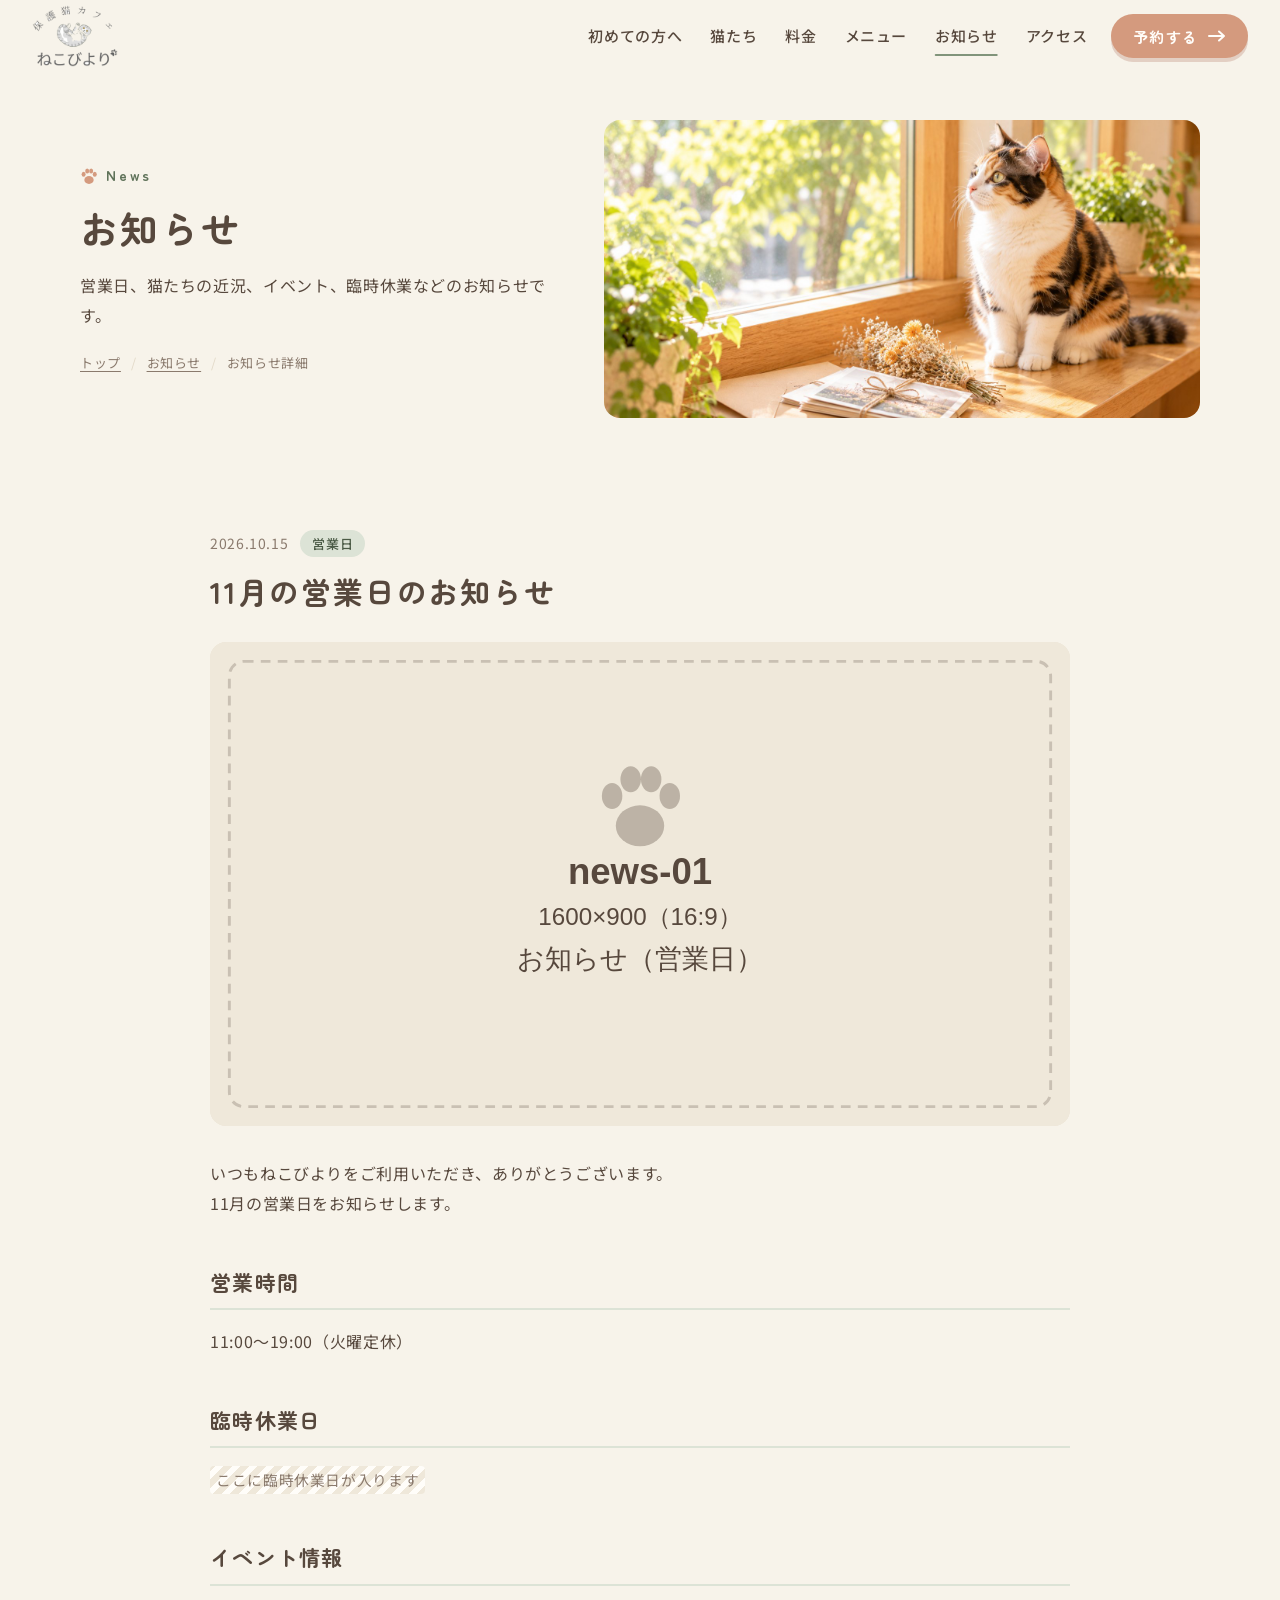
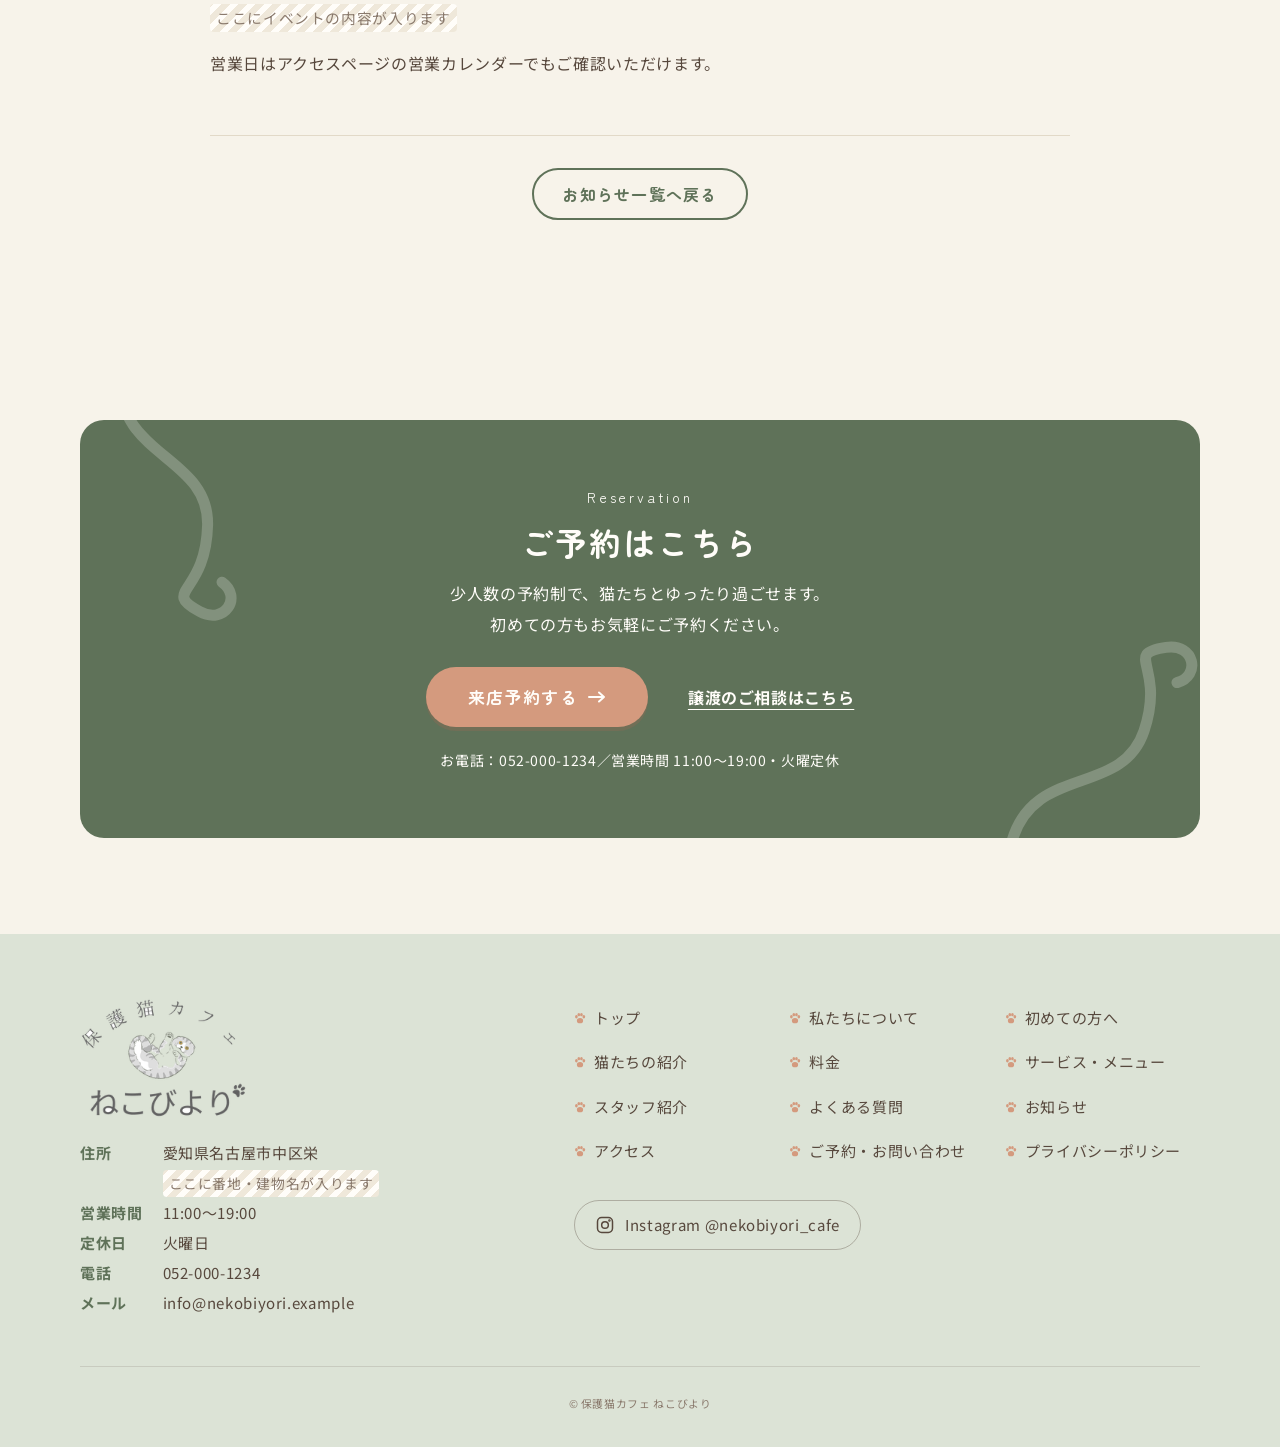
<file: news-detail.html>
<!DOCTYPE html>
<html lang="ja" class="no-js">
<head>
<meta charset="UTF-8">
<meta name="viewport" content="width=device-width, initial-scale=1">
<title>お知らせ詳細｜保護猫カフェ ねこびより</title>
<meta name="description" content="お知らせの詳細ページ。">
<link rel="icon" href="favicon.ico" sizes="any">
<link rel="icon" href="images/favicon-32.png" type="image/png" sizes="32x32">
<link rel="icon" href="images/favicon-192.png" type="image/png" sizes="192x192">
<link rel="apple-touch-icon" href="images/apple-touch-icon.png">
<link rel="preconnect" href="https://fonts.googleapis.com">
<link rel="preconnect" href="https://fonts.gstatic.com" crossorigin>
<link href="https://fonts.googleapis.com/css2?family=Noto+Sans+JP:wght@400;500;700&family=Zen+Maru+Gothic:wght@500;700&display=swap" rel="stylesheet">
<link rel="stylesheet" href="css/style.css?v=202610182017">
</head>
<body class="page-news-detail">
<svg xmlns="http://www.w3.org/2000/svg" style="display:none" aria-hidden="true">
  <!-- 肉球（オリジナル） -->
  <symbol id="i-paw" viewBox="-24 -26 48 50"><ellipse cx="0" cy="10" rx="13" ry="11"/><ellipse cx="-15" cy="-6" rx="5.5" ry="7"/><ellipse cx="-5" cy="-15" rx="5.5" ry="7"/><ellipse cx="6" cy="-15" rx="5.5" ry="7"/><ellipse cx="16" cy="-6" rx="5.5" ry="7"/></symbol>
  <!-- しっぽの波線 -->
  <symbol id="i-tail" viewBox="0 0 140 24"><path d="M4 14 C 22 2, 34 22, 52 12 S 82 2, 100 12 S 124 20, 128 10 C 131 3, 138 4, 136 10"/></symbol>
  <symbol id="i-tail-big" viewBox="0 0 200 200"><path d="M20 190 C 40 120, 120 150, 140 90 S 120 20, 160 14 C 186 10, 192 40, 170 46"/></symbol>
  <symbol id="i-tel" viewBox="0 0 24 24"><path d="M6.6 10.8a15.1 15.1 0 0 0 6.6 6.6l2.2-2.2a1 1 0 0 1 1-.25 11.4 11.4 0 0 0 3.6.57 1 1 0 0 1 1 1V20a1 1 0 0 1-1 1A17 17 0 0 1 3 4a1 1 0 0 1 1-1h3.5a1 1 0 0 1 1 1c0 1.25.2 2.45.57 3.57a1 1 0 0 1-.25 1l-2.2 2.2Z"/></symbol>
  <symbol id="i-check" viewBox="0 0 24 24"><path d="M12 2a10 10 0 1 0 0 20 10 10 0 0 0 0-20Zm-1.4 14.6-4.2-4.2 1.4-1.4 2.8 2.8 5.6-5.6 1.4 1.4-7 7Z"/></symbol>
  <symbol id="i-info" viewBox="0 0 24 24"><path d="M12 2a10 10 0 1 0 0 20 10 10 0 0 0 0-20Zm1 15h-2v-6h2v6Zm0-8h-2V7h2v2Z"/></symbol>
  <symbol id="i-insta" viewBox="0 0 24 24"><rect x="3" y="3" width="18" height="18" rx="5"/><circle cx="12" cy="12" r="4"/><circle cx="17.3" cy="6.7" r="0.6"/></symbol>
  <!-- 線のアイコン（利用ルールなど） -->
  <symbol id="i-calendar" viewBox="0 0 24 24"><rect x="3" y="5" width="18" height="16" rx="3"/><path d="M3 10h18M8 3v4M16 3v4"/></symbol>
  <symbol id="i-child" viewBox="0 0 24 24"><circle cx="8" cy="6" r="2.5"/><circle cx="16.5" cy="9" r="2"/><path d="M4 21v-6a4 4 0 0 1 8 0v6M13.5 21v-4a3 3 0 0 1 6 0v4"/></symbol>
  <symbol id="i-hand" viewBox="0 0 24 24"><path d="M7 13V6a1.5 1.5 0 0 1 3 0v5M10 11V4.5a1.5 1.5 0 0 1 3 0V11M13 11V5.5a1.5 1.5 0 0 1 3 0V12M16 12V8.5a1.5 1.5 0 0 1 3 0V15a6 6 0 0 1-6 6h-1a6 6 0 0 1-5-2.7L4 14.5a1.5 1.5 0 0 1 2.4-1.8L7 13.5"/></symbol>
  <symbol id="i-camera" viewBox="0 0 24 24"><path d="M4 8h3l2-3h6l2 3h3v11H4z"/><circle cx="12" cy="13" r="3.5"/><path d="M3 3l18 18"/></symbol>
  <symbol id="i-moon" viewBox="0 0 24 24"><path d="M20 14.5A8 8 0 0 1 9.5 4 8 8 0 1 0 20 14.5Z"/></symbol>
  <symbol id="i-cup" viewBox="0 0 24 24"><path d="M4 9h13v5a6 6 0 0 1-6 6h-1a6 6 0 0 1-6-6V9ZM17 11h1.5a2.5 2.5 0 0 1 0 5H16M8 3c0 1.5 1 1.5 1 3M12 3c0 1.5 1 1.5 1 3"/></symbol>
  <symbol id="i-heart" viewBox="0 0 24 24"><path d="M12 20s-7-4.4-9-9a4.8 4.8 0 0 1 9-3 4.8 4.8 0 0 1 9 3c-2 4.6-9 9-9 9Z"/></symbol>
  <symbol id="i-users" viewBox="0 0 24 24"><circle cx="9" cy="8" r="3"/><circle cx="17" cy="9" r="2.5"/><path d="M3 20a6 6 0 0 1 12 0M14 20a4.5 4.5 0 0 1 7.5-3.4"/></symbol>
  <symbol id="i-home" viewBox="0 0 24 24"><path d="M3 11 12 4l9 7M5 10v10h14V10M10 20v-5h4v5"/></symbol>
  <symbol id="i-door" viewBox="0 0 24 24"><path d="M5 21V4.5A1.5 1.5 0 0 1 6.5 3h11A1.5 1.5 0 0 1 19 4.5V21M3 21h18"/><circle cx="15" cy="12.5" r="1"/></symbol>
  <!-- 猫の顔（オリジナル） -->
  <symbol id="i-cat" viewBox="0 0 24 24"><path d="M4.5 19.5V9.5L6 3.5l4 4h4l4-4 1.5 6v10z"/><path d="M9 13.5h.01M15 13.5h.01M10.5 16.5q1.5 1.2 3 0M1.5 15.5l3 .5M1.5 18.5l3-.5M22.5 15.5l-3 .5M22.5 18.5l-3-.5"/></symbol>
  <symbol id="i-quiet" viewBox="0 0 24 24"><path d="M4 9h4l5-4v14l-5-4H4zM17 9l4 6M21 9l-4 6"/></symbol>
</svg>

<header class="header" id="header">
  <div class="header__inner">
    <a class="header__logo" href="index.html">
      <!-- ロゴ：images/logo-header.png（元データ：images/logo.png・背景透過） -->
      <img src="images/logo-header.png" width="222" height="160" alt="保護猫カフェ ねこびより">
    </a>
    <nav class="gnav" aria-label="グローバルナビゲーション">
      <ul class="gnav__list">
          <li><a class="gnav__link" href="guide.html">初めての方へ</a></li>
          <li><a class="gnav__link" href="cats.html">猫たち</a></li>
          <li><a class="gnav__link" href="price.html">料金</a></li>
          <li><a class="gnav__link" href="menu.html">メニュー</a></li>
          <li><a class="gnav__link" href="news.html" aria-current="page">お知らせ</a></li>
          <li><a class="gnav__link" href="access.html">アクセス</a></li>
      </ul>
    </nav>
    <a class="btn btn--reserve btn--sm header__reserve" href="reserve.html">予約する<span class="btn__arrow" aria-hidden="true"></span></a>
    <button class="hamburger" type="button" aria-controls="drawer" aria-expanded="false" aria-label="メニューを開く">
      <span></span><span></span><span></span>
    </button>
  </div>
  <div class="drawer" id="drawer" aria-hidden="true">
    <nav aria-label="スマートフォン用メニュー">
      <ul class="drawer__list">
        <li><a class="drawer__link" href="index.html"><svg aria-hidden="true"><use href="#i-paw"></use></svg>トップ</a></li>
        <li><a class="drawer__link" href="about.html"><svg aria-hidden="true"><use href="#i-paw"></use></svg>私たちについて</a></li>
        <li><a class="drawer__link" href="guide.html"><svg aria-hidden="true"><use href="#i-paw"></use></svg>初めての方へ</a></li>
        <li><a class="drawer__link" href="cats.html"><svg aria-hidden="true"><use href="#i-paw"></use></svg>猫たちの紹介</a></li>
        <li><a class="drawer__link" href="price.html"><svg aria-hidden="true"><use href="#i-paw"></use></svg>料金</a></li>
        <li><a class="drawer__link" href="menu.html"><svg aria-hidden="true"><use href="#i-paw"></use></svg>サービス・メニュー</a></li>
        <li><a class="drawer__link" href="staff.html"><svg aria-hidden="true"><use href="#i-paw"></use></svg>スタッフ紹介</a></li>
        <li><a class="drawer__link" href="faq.html"><svg aria-hidden="true"><use href="#i-paw"></use></svg>よくある質問</a></li>
        <li><a class="drawer__link" href="news.html"><svg aria-hidden="true"><use href="#i-paw"></use></svg>お知らせ</a></li>
        <li><a class="drawer__link" href="access.html"><svg aria-hidden="true"><use href="#i-paw"></use></svg>アクセス</a></li>
        <li><a class="drawer__link" href="reserve.html"><svg aria-hidden="true"><use href="#i-paw"></use></svg>ご予約・お問い合わせ</a></li>
        <li><a class="drawer__link" href="privacy.html"><svg aria-hidden="true"><use href="#i-paw"></use></svg>プライバシーポリシー</a></li>
      </ul>
    </nav>
    <div class="drawer__cta">
      <a class="btn btn--reserve btn--lg" href="reserve.html">来店予約する<span class="btn__arrow" aria-hidden="true"></span></a>
      <a class="btn btn--outline" href="reserve.html#adoption">譲渡のご相談</a>
    </div>
    <!-- ▼WP化：営業時間 -->
    <p class="drawer__info">営業時間 11:00〜19:00（火曜定休）</p>
    <!-- ▲WP化：営業時間 -->
  </div>
</header>

<main class="main" id="main">
  <section class="page-header">
    <div class="container page-header__inner">
      <div class="page-header__text">
        <p class="page-header__en"><svg aria-hidden="true"><use href="#i-paw"></use></svg>News</p>
        <h1 class="page-header__title">お知らせ</h1>
        <p class="page-header__lead">営業日、猫たちの近況、イベント、臨時休業などのお知らせです。</p>
        <nav aria-label="パンくずリスト"><ol class="breadcrumb"><li><a href="index.html">トップ</a></li><li><a href="news.html">お知らせ</a></li><li aria-current="page">お知らせ詳細</li></ol></nav>
      </div>
      <div class="page-header__photo">
        <!-- 画像差し替え：page-header-news｜1600×800（2:1）｜お知らせページのタイトル背景 -->
<img src="images/page-header-news.jpg" width="1600" height="800" alt="" fetchpriority="high" decoding="async">
      </div>
    </div>
  </section>

  <section class="section section--tight">
    <div class="container container--narrow">
      <!-- ▼WP化：お知らせ詳細（single） -->
      <article class="article">
        <p class="article__meta"><time datetime="2026-10-15">2026.10.15</time><span class="tag tag--business">営業日</span></p>
        <h2 class="article__title">11月の営業日のお知らせ</h2>
        <div class="article__photo">
          <!-- 画像差し替え：news-01｜1600×900（16:9）｜お知らせ（営業日）のアイキャッチ -->
<img src="images/news-01.svg" width="1600" height="900" alt="" fetchpriority="high" decoding="async">
        </div>
        <div class="prose">
          <p>いつもねこびよりをご利用いただき、ありがとうございます。<br>11月の営業日をお知らせします。</p>
          <h2>営業時間</h2>
          <p>11:00〜19:00（火曜定休）</p>
          <h2>臨時休業日</h2>
          <p><span class="ph">ここに臨時休業日が入ります</span></p>
          <h2>イベント情報</h2>
          <p><span class="ph">ここにイベントの内容が入ります</span></p>
          <p>営業日はアクセスページの営業カレンダーでもご確認いただけます。</p>
        </div>
        <div class="article__pager">
          <a class="btn btn--outline" href="news.html">お知らせ一覧へ戻る</a>
        </div>
      </article>
      <!-- ▲WP化：お知らせ詳細 -->
    </div>
  </section>

  <section class="cta" aria-labelledby="cta-title">
    <div class="container">
      <div class="cta__box js-fade">
        <svg class="cta__deco" aria-hidden="true"><use href="#i-tail-big"></use></svg>
        <svg class="cta__deco cta__deco--left" aria-hidden="true"><use href="#i-tail-big"></use></svg>
        <p class="cta__en">Reservation</p>
        <h2 class="cta__title" id="cta-title">ご予約はこちら</h2>
        <p class="cta__text">少人数の予約制で、<br class="br-sp">猫たちとゆったり過ごせます。<br>初めての方もお気軽にご予約ください。</p>
        <div class="cta__buttons">
          <a class="btn btn--reserve btn--lg" href="reserve.html">来店予約する<span class="btn__arrow" aria-hidden="true"></span></a>
          <a class="cta__sub" href="reserve.html#adoption">譲渡のご相談はこちら</a>
        </div>
        <p class="cta__tel">お電話：052-000-1234／営業時間 11:00〜19:00・火曜定休</p>
      </div>
    </div>
  </section>
</main>

<footer class="footer">
  <div class="container">
    <div class="footer__grid">
      <div>
        <a class="footer__logo" href="index.html">
          <!-- ロゴ：images/logo-header.png（元データ：images/logo.png・背景透過） -->
          <img src="images/logo-header.png" width="222" height="160" alt="保護猫カフェ ねこびより" loading="lazy">
        </a>
        <!-- ▼WP化：店舗情報・営業時間 -->
        <dl class="footer__info">
          <dt>住所</dt><dd>愛知県名古屋市中区栄 <span class="ph">ここに番地・建物名が入ります</span></dd>
          <dt>営業時間</dt><dd>11:00〜19:00</dd>
          <dt>定休日</dt><dd>火曜日</dd>
          <dt>電話</dt><dd>052-000-1234</dd>
          <dt>メール</dt><dd>info@nekobiyori.example</dd>
        </dl>
        <!-- ▲WP化：店舗情報・営業時間 -->
      </div>
      <div>
        <nav class="footer__nav" aria-label="フッターナビゲーション">
          <a href="index.html"><svg aria-hidden="true"><use href="#i-paw"></use></svg>トップ</a>
          <a href="about.html"><svg aria-hidden="true"><use href="#i-paw"></use></svg>私たちについて</a>
          <a href="guide.html"><svg aria-hidden="true"><use href="#i-paw"></use></svg>初めての方へ</a>
          <a href="cats.html"><svg aria-hidden="true"><use href="#i-paw"></use></svg>猫たちの紹介</a>
          <a href="price.html"><svg aria-hidden="true"><use href="#i-paw"></use></svg>料金</a>
          <a href="menu.html"><svg aria-hidden="true"><use href="#i-paw"></use></svg>サービス・メニュー</a>
          <a href="staff.html"><svg aria-hidden="true"><use href="#i-paw"></use></svg>スタッフ紹介</a>
          <a href="faq.html"><svg aria-hidden="true"><use href="#i-paw"></use></svg>よくある質問</a>
          <a href="news.html"><svg aria-hidden="true"><use href="#i-paw"></use></svg>お知らせ</a>
          <a href="access.html"><svg aria-hidden="true"><use href="#i-paw"></use></svg>アクセス</a>
          <a href="reserve.html"><svg aria-hidden="true"><use href="#i-paw"></use></svg>ご予約・お問い合わせ</a>
          <a href="privacy.html"><svg aria-hidden="true"><use href="#i-paw"></use></svg>プライバシーポリシー</a>
        </nav>
        <a class="footer__sns" href="https://www.instagram.com/" target="_blank" rel="noopener"><svg aria-hidden="true"><use href="#i-insta"></use></svg>Instagram @nekobiyori_cafe</a>
      </div>
    </div>
    <p class="footer__copy"><small>&copy; 保護猫カフェ ねこびより</small></p>
  </div>
</footer>

<div class="sp-cta">
  <a class="sp-cta__tel" href="tel:0520001234">
    <span class="sp-cta__tel-icon"><svg aria-hidden="true"><use href="#i-tel"></use></svg></span>
    <span class="sp-cta__tel-text"><span class="sp-cta__tel-num">052-000-1234</span><span class="sp-cta__tel-time">11:00〜19:00／火曜定休</span></span>
  </a>
  <a class="btn btn--reserve" href="reserve.html">来店予約する<span class="btn__arrow" aria-hidden="true"></span></a>
</div>

<script src="js/main.js?v=202610182017"></script>
</body>
</html>
</file>
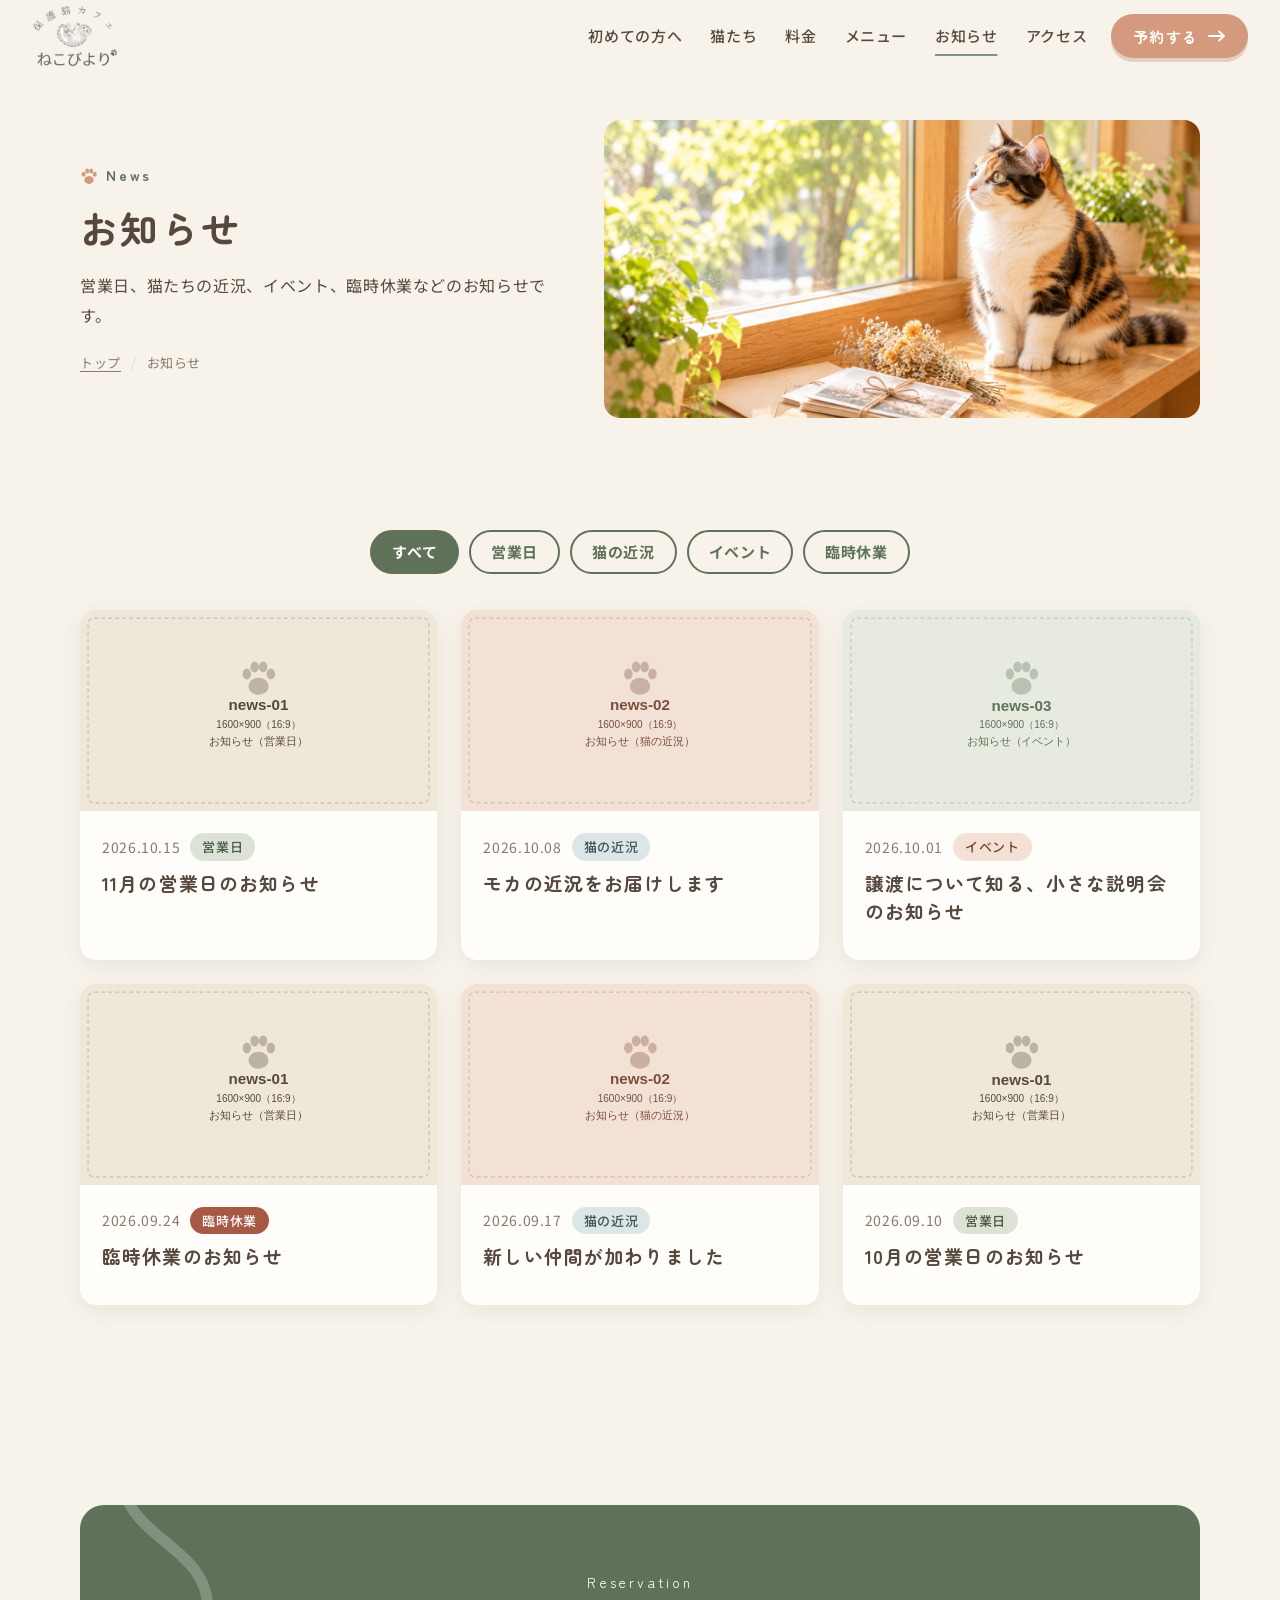
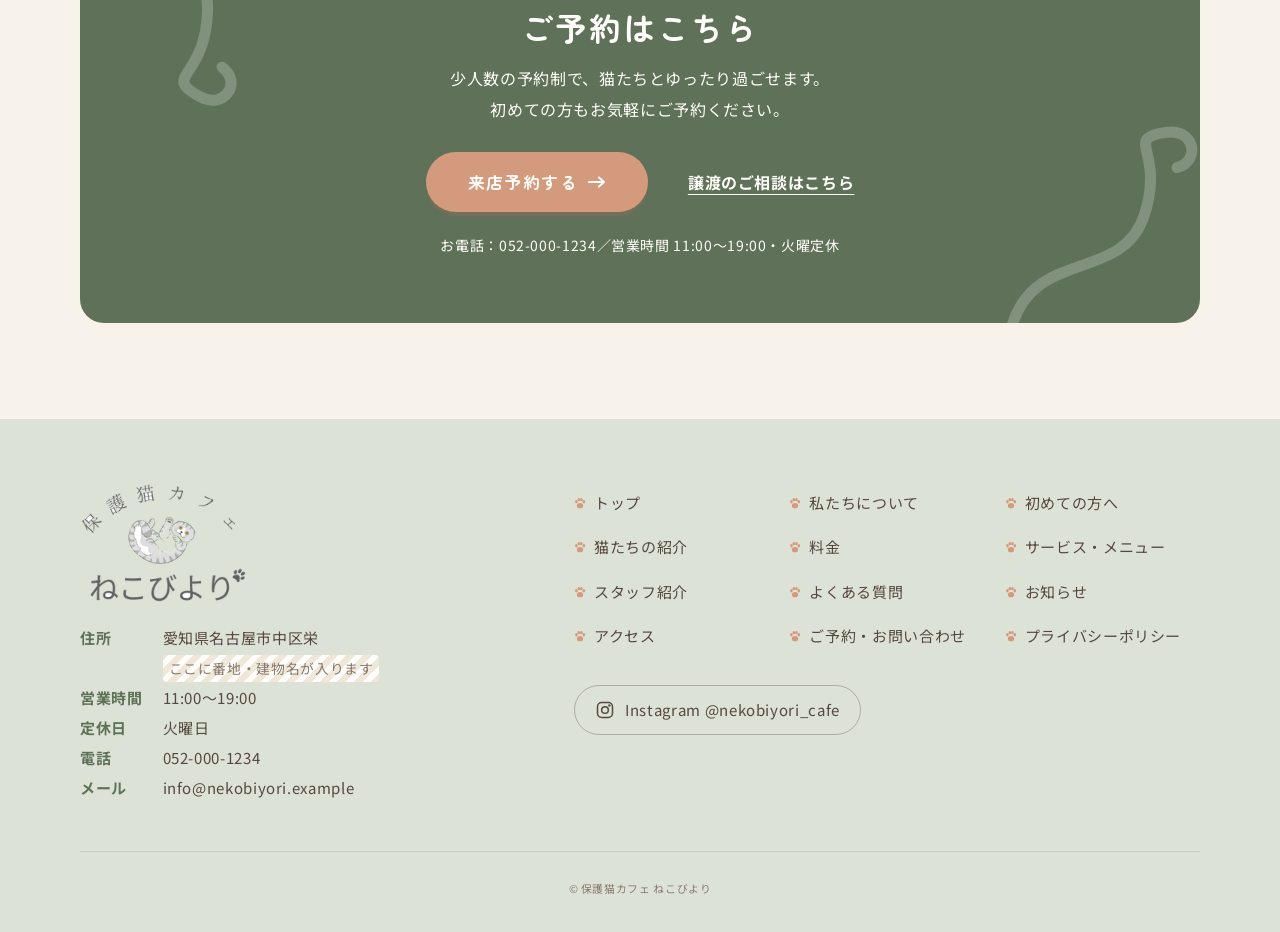
<file: news.html>
<!DOCTYPE html>
<html lang="ja" class="no-js">
<head>
<meta charset="UTF-8">
<meta name="viewport" content="width=device-width, initial-scale=1">
<title>お知らせ｜保護猫カフェ ねこびより</title>
<meta name="description" content="営業日、猫の近況、イベント、臨時休業のお知らせ。">
<link rel="icon" href="favicon.ico" sizes="any">
<link rel="icon" href="images/favicon-32.png" type="image/png" sizes="32x32">
<link rel="icon" href="images/favicon-192.png" type="image/png" sizes="192x192">
<link rel="apple-touch-icon" href="images/apple-touch-icon.png">
<link rel="preconnect" href="https://fonts.googleapis.com">
<link rel="preconnect" href="https://fonts.gstatic.com" crossorigin>
<link href="https://fonts.googleapis.com/css2?family=Noto+Sans+JP:wght@400;500;700&family=Zen+Maru+Gothic:wght@500;700&display=swap" rel="stylesheet">
<link rel="stylesheet" href="css/style.css?v=202610182017">
</head>
<body class="page-news">
<svg xmlns="http://www.w3.org/2000/svg" style="display:none" aria-hidden="true">
  <!-- 肉球（オリジナル） -->
  <symbol id="i-paw" viewBox="-24 -26 48 50"><ellipse cx="0" cy="10" rx="13" ry="11"/><ellipse cx="-15" cy="-6" rx="5.5" ry="7"/><ellipse cx="-5" cy="-15" rx="5.5" ry="7"/><ellipse cx="6" cy="-15" rx="5.5" ry="7"/><ellipse cx="16" cy="-6" rx="5.5" ry="7"/></symbol>
  <!-- しっぽの波線 -->
  <symbol id="i-tail" viewBox="0 0 140 24"><path d="M4 14 C 22 2, 34 22, 52 12 S 82 2, 100 12 S 124 20, 128 10 C 131 3, 138 4, 136 10"/></symbol>
  <symbol id="i-tail-big" viewBox="0 0 200 200"><path d="M20 190 C 40 120, 120 150, 140 90 S 120 20, 160 14 C 186 10, 192 40, 170 46"/></symbol>
  <symbol id="i-tel" viewBox="0 0 24 24"><path d="M6.6 10.8a15.1 15.1 0 0 0 6.6 6.6l2.2-2.2a1 1 0 0 1 1-.25 11.4 11.4 0 0 0 3.6.57 1 1 0 0 1 1 1V20a1 1 0 0 1-1 1A17 17 0 0 1 3 4a1 1 0 0 1 1-1h3.5a1 1 0 0 1 1 1c0 1.25.2 2.45.57 3.57a1 1 0 0 1-.25 1l-2.2 2.2Z"/></symbol>
  <symbol id="i-check" viewBox="0 0 24 24"><path d="M12 2a10 10 0 1 0 0 20 10 10 0 0 0 0-20Zm-1.4 14.6-4.2-4.2 1.4-1.4 2.8 2.8 5.6-5.6 1.4 1.4-7 7Z"/></symbol>
  <symbol id="i-info" viewBox="0 0 24 24"><path d="M12 2a10 10 0 1 0 0 20 10 10 0 0 0 0-20Zm1 15h-2v-6h2v6Zm0-8h-2V7h2v2Z"/></symbol>
  <symbol id="i-insta" viewBox="0 0 24 24"><rect x="3" y="3" width="18" height="18" rx="5"/><circle cx="12" cy="12" r="4"/><circle cx="17.3" cy="6.7" r="0.6"/></symbol>
  <!-- 線のアイコン（利用ルールなど） -->
  <symbol id="i-calendar" viewBox="0 0 24 24"><rect x="3" y="5" width="18" height="16" rx="3"/><path d="M3 10h18M8 3v4M16 3v4"/></symbol>
  <symbol id="i-child" viewBox="0 0 24 24"><circle cx="8" cy="6" r="2.5"/><circle cx="16.5" cy="9" r="2"/><path d="M4 21v-6a4 4 0 0 1 8 0v6M13.5 21v-4a3 3 0 0 1 6 0v4"/></symbol>
  <symbol id="i-hand" viewBox="0 0 24 24"><path d="M7 13V6a1.5 1.5 0 0 1 3 0v5M10 11V4.5a1.5 1.5 0 0 1 3 0V11M13 11V5.5a1.5 1.5 0 0 1 3 0V12M16 12V8.5a1.5 1.5 0 0 1 3 0V15a6 6 0 0 1-6 6h-1a6 6 0 0 1-5-2.7L4 14.5a1.5 1.5 0 0 1 2.4-1.8L7 13.5"/></symbol>
  <symbol id="i-camera" viewBox="0 0 24 24"><path d="M4 8h3l2-3h6l2 3h3v11H4z"/><circle cx="12" cy="13" r="3.5"/><path d="M3 3l18 18"/></symbol>
  <symbol id="i-moon" viewBox="0 0 24 24"><path d="M20 14.5A8 8 0 0 1 9.5 4 8 8 0 1 0 20 14.5Z"/></symbol>
  <symbol id="i-cup" viewBox="0 0 24 24"><path d="M4 9h13v5a6 6 0 0 1-6 6h-1a6 6 0 0 1-6-6V9ZM17 11h1.5a2.5 2.5 0 0 1 0 5H16M8 3c0 1.5 1 1.5 1 3M12 3c0 1.5 1 1.5 1 3"/></symbol>
  <symbol id="i-heart" viewBox="0 0 24 24"><path d="M12 20s-7-4.4-9-9a4.8 4.8 0 0 1 9-3 4.8 4.8 0 0 1 9 3c-2 4.6-9 9-9 9Z"/></symbol>
  <symbol id="i-users" viewBox="0 0 24 24"><circle cx="9" cy="8" r="3"/><circle cx="17" cy="9" r="2.5"/><path d="M3 20a6 6 0 0 1 12 0M14 20a4.5 4.5 0 0 1 7.5-3.4"/></symbol>
  <symbol id="i-home" viewBox="0 0 24 24"><path d="M3 11 12 4l9 7M5 10v10h14V10M10 20v-5h4v5"/></symbol>
  <symbol id="i-door" viewBox="0 0 24 24"><path d="M5 21V4.5A1.5 1.5 0 0 1 6.5 3h11A1.5 1.5 0 0 1 19 4.5V21M3 21h18"/><circle cx="15" cy="12.5" r="1"/></symbol>
  <!-- 猫の顔（オリジナル） -->
  <symbol id="i-cat" viewBox="0 0 24 24"><path d="M4.5 19.5V9.5L6 3.5l4 4h4l4-4 1.5 6v10z"/><path d="M9 13.5h.01M15 13.5h.01M10.5 16.5q1.5 1.2 3 0M1.5 15.5l3 .5M1.5 18.5l3-.5M22.5 15.5l-3 .5M22.5 18.5l-3-.5"/></symbol>
  <symbol id="i-quiet" viewBox="0 0 24 24"><path d="M4 9h4l5-4v14l-5-4H4zM17 9l4 6M21 9l-4 6"/></symbol>
</svg>

<header class="header" id="header">
  <div class="header__inner">
    <a class="header__logo" href="index.html">
      <!-- ロゴ：images/logo-header.png（元データ：images/logo.png・背景透過） -->
      <img src="images/logo-header.png" width="222" height="160" alt="保護猫カフェ ねこびより">
    </a>
    <nav class="gnav" aria-label="グローバルナビゲーション">
      <ul class="gnav__list">
          <li><a class="gnav__link" href="guide.html">初めての方へ</a></li>
          <li><a class="gnav__link" href="cats.html">猫たち</a></li>
          <li><a class="gnav__link" href="price.html">料金</a></li>
          <li><a class="gnav__link" href="menu.html">メニュー</a></li>
          <li><a class="gnav__link" href="news.html" aria-current="page">お知らせ</a></li>
          <li><a class="gnav__link" href="access.html">アクセス</a></li>
      </ul>
    </nav>
    <a class="btn btn--reserve btn--sm header__reserve" href="reserve.html">予約する<span class="btn__arrow" aria-hidden="true"></span></a>
    <button class="hamburger" type="button" aria-controls="drawer" aria-expanded="false" aria-label="メニューを開く">
      <span></span><span></span><span></span>
    </button>
  </div>
  <div class="drawer" id="drawer" aria-hidden="true">
    <nav aria-label="スマートフォン用メニュー">
      <ul class="drawer__list">
        <li><a class="drawer__link" href="index.html"><svg aria-hidden="true"><use href="#i-paw"></use></svg>トップ</a></li>
        <li><a class="drawer__link" href="about.html"><svg aria-hidden="true"><use href="#i-paw"></use></svg>私たちについて</a></li>
        <li><a class="drawer__link" href="guide.html"><svg aria-hidden="true"><use href="#i-paw"></use></svg>初めての方へ</a></li>
        <li><a class="drawer__link" href="cats.html"><svg aria-hidden="true"><use href="#i-paw"></use></svg>猫たちの紹介</a></li>
        <li><a class="drawer__link" href="price.html"><svg aria-hidden="true"><use href="#i-paw"></use></svg>料金</a></li>
        <li><a class="drawer__link" href="menu.html"><svg aria-hidden="true"><use href="#i-paw"></use></svg>サービス・メニュー</a></li>
        <li><a class="drawer__link" href="staff.html"><svg aria-hidden="true"><use href="#i-paw"></use></svg>スタッフ紹介</a></li>
        <li><a class="drawer__link" href="faq.html"><svg aria-hidden="true"><use href="#i-paw"></use></svg>よくある質問</a></li>
        <li><a class="drawer__link" href="news.html"><svg aria-hidden="true"><use href="#i-paw"></use></svg>お知らせ</a></li>
        <li><a class="drawer__link" href="access.html"><svg aria-hidden="true"><use href="#i-paw"></use></svg>アクセス</a></li>
        <li><a class="drawer__link" href="reserve.html"><svg aria-hidden="true"><use href="#i-paw"></use></svg>ご予約・お問い合わせ</a></li>
        <li><a class="drawer__link" href="privacy.html"><svg aria-hidden="true"><use href="#i-paw"></use></svg>プライバシーポリシー</a></li>
      </ul>
    </nav>
    <div class="drawer__cta">
      <a class="btn btn--reserve btn--lg" href="reserve.html">来店予約する<span class="btn__arrow" aria-hidden="true"></span></a>
      <a class="btn btn--outline" href="reserve.html#adoption">譲渡のご相談</a>
    </div>
    <!-- ▼WP化：営業時間 -->
    <p class="drawer__info">営業時間 11:00〜19:00（火曜定休）</p>
    <!-- ▲WP化：営業時間 -->
  </div>
</header>

<main class="main" id="main">
  <section class="page-header">
    <div class="container page-header__inner">
      <div class="page-header__text">
        <p class="page-header__en"><svg aria-hidden="true"><use href="#i-paw"></use></svg>News</p>
        <h1 class="page-header__title">お知らせ</h1>
        <p class="page-header__lead">営業日、猫たちの近況、イベント、臨時休業などのお知らせです。</p>
        <nav aria-label="パンくずリスト"><ol class="breadcrumb"><li><a href="index.html">トップ</a></li><li aria-current="page">お知らせ</li></ol></nav>
      </div>
      <div class="page-header__photo">
        <!-- 画像差し替え：page-header-news｜1600×800（2:1）｜お知らせページのタイトル背景 -->
<img src="images/page-header-news.jpg" width="1600" height="800" alt="" fetchpriority="high" decoding="async">
      </div>
    </div>
  </section>

  <section class="section section--tight">
    <div class="container">
      <div class="filter" role="group" aria-label="カテゴリで絞り込む">
        <button class="filter__btn" type="button" data-filter-news="all" aria-pressed="true">すべて</button>
        <button class="filter__btn" type="button" data-filter-news="business" aria-pressed="false">営業日</button>
        <button class="filter__btn" type="button" data-filter-news="cats" aria-pressed="false">猫の近況</button>
        <button class="filter__btn" type="button" data-filter-news="event" aria-pressed="false">イベント</button>
        <button class="filter__btn" type="button" data-filter-news="closed" aria-pressed="false">臨時休業</button>
      </div>
      <!-- ▼WP化：お知らせ一覧ループ（カテゴリ：営業日／猫の近況／イベント／臨時休業） -->
      <div class="news-cards" id="newsList">
        <article class="card" data-category="business">
          <a href="news-detail.html">
            <div class="card__photo">
              <!-- 画像差し替え：news-01｜1600×900（16:9）｜お知らせのサムネイル -->
<img src="images/news-01.svg" width="1600" height="900" alt="" loading="lazy" decoding="async">
            </div>
            <div class="card__body">
              <p class="news-cards__meta"><time datetime="2026-10-15">2026.10.15</time><span class="tag tag--business">営業日</span></p>
              <h2 class="card__title">11月の営業日のお知らせ</h2>
            </div>
          </a>
        </article>
        <article class="card" data-category="cats">
          <a href="news-detail.html">
            <div class="card__photo">
              <!-- 画像差し替え：news-02｜1600×900（16:9）｜お知らせのサムネイル -->
<img src="images/news-02.svg" width="1600" height="900" alt="" loading="lazy" decoding="async">
            </div>
            <div class="card__body">
              <p class="news-cards__meta"><time datetime="2026-10-08">2026.10.08</time><span class="tag tag--cats">猫の近況</span></p>
              <h2 class="card__title">モカの近況をお届けします</h2>
            </div>
          </a>
        </article>
        <article class="card" data-category="event">
          <a href="news-detail.html">
            <div class="card__photo">
              <!-- 画像差し替え：news-03｜1600×900（16:9）｜お知らせのサムネイル -->
<img src="images/news-03.svg" width="1600" height="900" alt="" loading="lazy" decoding="async">
            </div>
            <div class="card__body">
              <p class="news-cards__meta"><time datetime="2026-10-01">2026.10.01</time><span class="tag tag--event">イベント</span></p>
              <h2 class="card__title">譲渡について知る、小さな説明会のお知らせ</h2>
            </div>
          </a>
        </article>
        <article class="card" data-category="closed">
          <a href="news-detail.html">
            <div class="card__photo">
              <!-- 画像差し替え：news-01｜1600×900（16:9）｜お知らせのサムネイル -->
<img src="images/news-01.svg" width="1600" height="900" alt="" loading="lazy" decoding="async">
            </div>
            <div class="card__body">
              <p class="news-cards__meta"><time datetime="2026-09-24">2026.09.24</time><span class="tag tag--closed">臨時休業</span></p>
              <h2 class="card__title">臨時休業のお知らせ</h2>
            </div>
          </a>
        </article>
        <article class="card" data-category="cats">
          <a href="news-detail.html">
            <div class="card__photo">
              <!-- 画像差し替え：news-02｜1600×900（16:9）｜お知らせのサムネイル -->
<img src="images/news-02.svg" width="1600" height="900" alt="" loading="lazy" decoding="async">
            </div>
            <div class="card__body">
              <p class="news-cards__meta"><time datetime="2026-09-17">2026.09.17</time><span class="tag tag--cats">猫の近況</span></p>
              <h2 class="card__title">新しい仲間が加わりました</h2>
            </div>
          </a>
        </article>
        <article class="card" data-category="business">
          <a href="news-detail.html">
            <div class="card__photo">
              <!-- 画像差し替え：news-01｜1600×900（16:9）｜お知らせのサムネイル -->
<img src="images/news-01.svg" width="1600" height="900" alt="" loading="lazy" decoding="async">
            </div>
            <div class="card__body">
              <p class="news-cards__meta"><time datetime="2026-09-10">2026.09.10</time><span class="tag tag--business">営業日</span></p>
              <h2 class="card__title">10月の営業日のお知らせ</h2>
            </div>
          </a>
        </article>
      </div>
      <!-- ▲WP化：お知らせ一覧ループ -->
      <p class="ph-box" id="newsEmpty" hidden>このカテゴリのお知らせはまだありません。</p>
    </div>
  </section>

  <section class="cta" aria-labelledby="cta-title">
    <div class="container">
      <div class="cta__box js-fade">
        <svg class="cta__deco" aria-hidden="true"><use href="#i-tail-big"></use></svg>
        <svg class="cta__deco cta__deco--left" aria-hidden="true"><use href="#i-tail-big"></use></svg>
        <p class="cta__en">Reservation</p>
        <h2 class="cta__title" id="cta-title">ご予約はこちら</h2>
        <p class="cta__text">少人数の予約制で、<br class="br-sp">猫たちとゆったり過ごせます。<br>初めての方もお気軽にご予約ください。</p>
        <div class="cta__buttons">
          <a class="btn btn--reserve btn--lg" href="reserve.html">来店予約する<span class="btn__arrow" aria-hidden="true"></span></a>
          <a class="cta__sub" href="reserve.html#adoption">譲渡のご相談はこちら</a>
        </div>
        <p class="cta__tel">お電話：052-000-1234／営業時間 11:00〜19:00・火曜定休</p>
      </div>
    </div>
  </section>
</main>

<footer class="footer">
  <div class="container">
    <div class="footer__grid">
      <div>
        <a class="footer__logo" href="index.html">
          <!-- ロゴ：images/logo-header.png（元データ：images/logo.png・背景透過） -->
          <img src="images/logo-header.png" width="222" height="160" alt="保護猫カフェ ねこびより" loading="lazy">
        </a>
        <!-- ▼WP化：店舗情報・営業時間 -->
        <dl class="footer__info">
          <dt>住所</dt><dd>愛知県名古屋市中区栄 <span class="ph">ここに番地・建物名が入ります</span></dd>
          <dt>営業時間</dt><dd>11:00〜19:00</dd>
          <dt>定休日</dt><dd>火曜日</dd>
          <dt>電話</dt><dd>052-000-1234</dd>
          <dt>メール</dt><dd>info@nekobiyori.example</dd>
        </dl>
        <!-- ▲WP化：店舗情報・営業時間 -->
      </div>
      <div>
        <nav class="footer__nav" aria-label="フッターナビゲーション">
          <a href="index.html"><svg aria-hidden="true"><use href="#i-paw"></use></svg>トップ</a>
          <a href="about.html"><svg aria-hidden="true"><use href="#i-paw"></use></svg>私たちについて</a>
          <a href="guide.html"><svg aria-hidden="true"><use href="#i-paw"></use></svg>初めての方へ</a>
          <a href="cats.html"><svg aria-hidden="true"><use href="#i-paw"></use></svg>猫たちの紹介</a>
          <a href="price.html"><svg aria-hidden="true"><use href="#i-paw"></use></svg>料金</a>
          <a href="menu.html"><svg aria-hidden="true"><use href="#i-paw"></use></svg>サービス・メニュー</a>
          <a href="staff.html"><svg aria-hidden="true"><use href="#i-paw"></use></svg>スタッフ紹介</a>
          <a href="faq.html"><svg aria-hidden="true"><use href="#i-paw"></use></svg>よくある質問</a>
          <a href="news.html"><svg aria-hidden="true"><use href="#i-paw"></use></svg>お知らせ</a>
          <a href="access.html"><svg aria-hidden="true"><use href="#i-paw"></use></svg>アクセス</a>
          <a href="reserve.html"><svg aria-hidden="true"><use href="#i-paw"></use></svg>ご予約・お問い合わせ</a>
          <a href="privacy.html"><svg aria-hidden="true"><use href="#i-paw"></use></svg>プライバシーポリシー</a>
        </nav>
        <a class="footer__sns" href="https://www.instagram.com/" target="_blank" rel="noopener"><svg aria-hidden="true"><use href="#i-insta"></use></svg>Instagram @nekobiyori_cafe</a>
      </div>
    </div>
    <p class="footer__copy"><small>&copy; 保護猫カフェ ねこびより</small></p>
  </div>
</footer>

<div class="sp-cta">
  <a class="sp-cta__tel" href="tel:0520001234">
    <span class="sp-cta__tel-icon"><svg aria-hidden="true"><use href="#i-tel"></use></svg></span>
    <span class="sp-cta__tel-text"><span class="sp-cta__tel-num">052-000-1234</span><span class="sp-cta__tel-time">11:00〜19:00／火曜定休</span></span>
  </a>
  <a class="btn btn--reserve" href="reserve.html">来店予約する<span class="btn__arrow" aria-hidden="true"></span></a>
</div>

<script src="js/main.js?v=202610182017"></script>
</body>
</html>
</file>
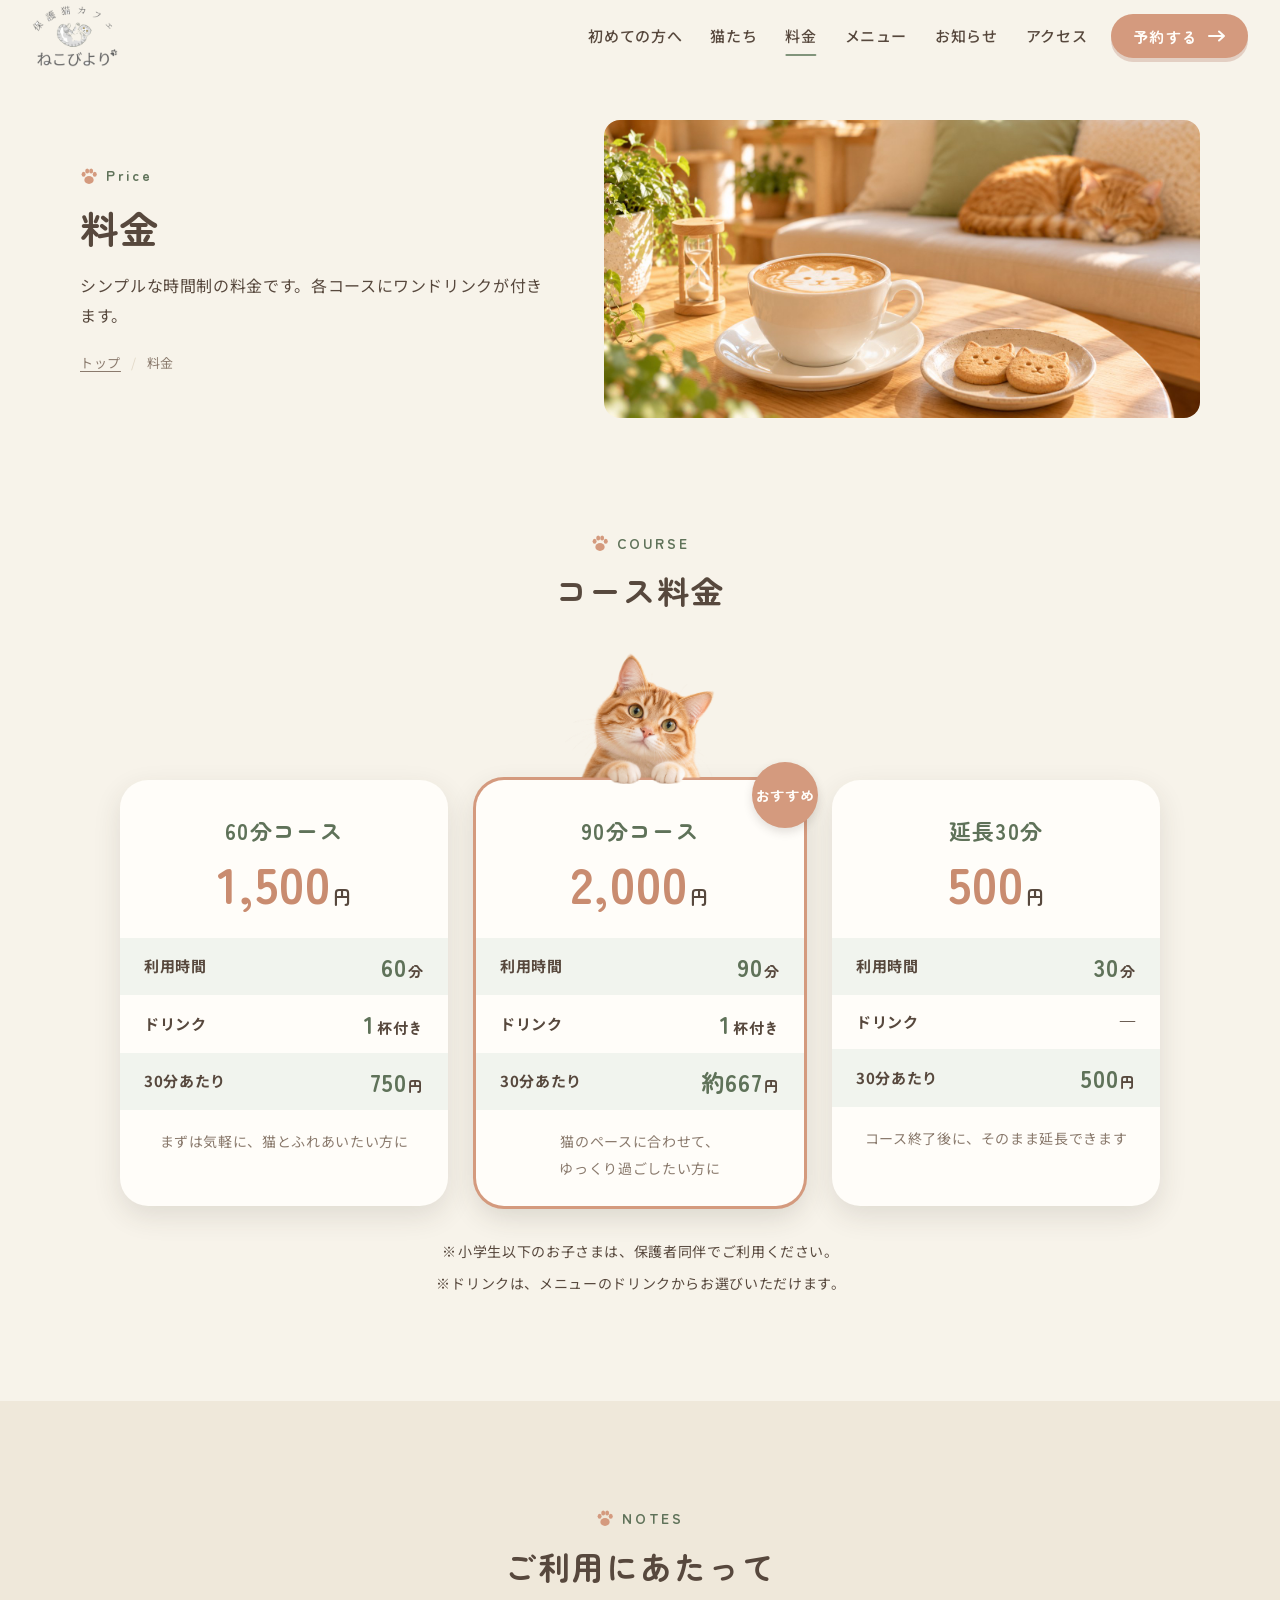
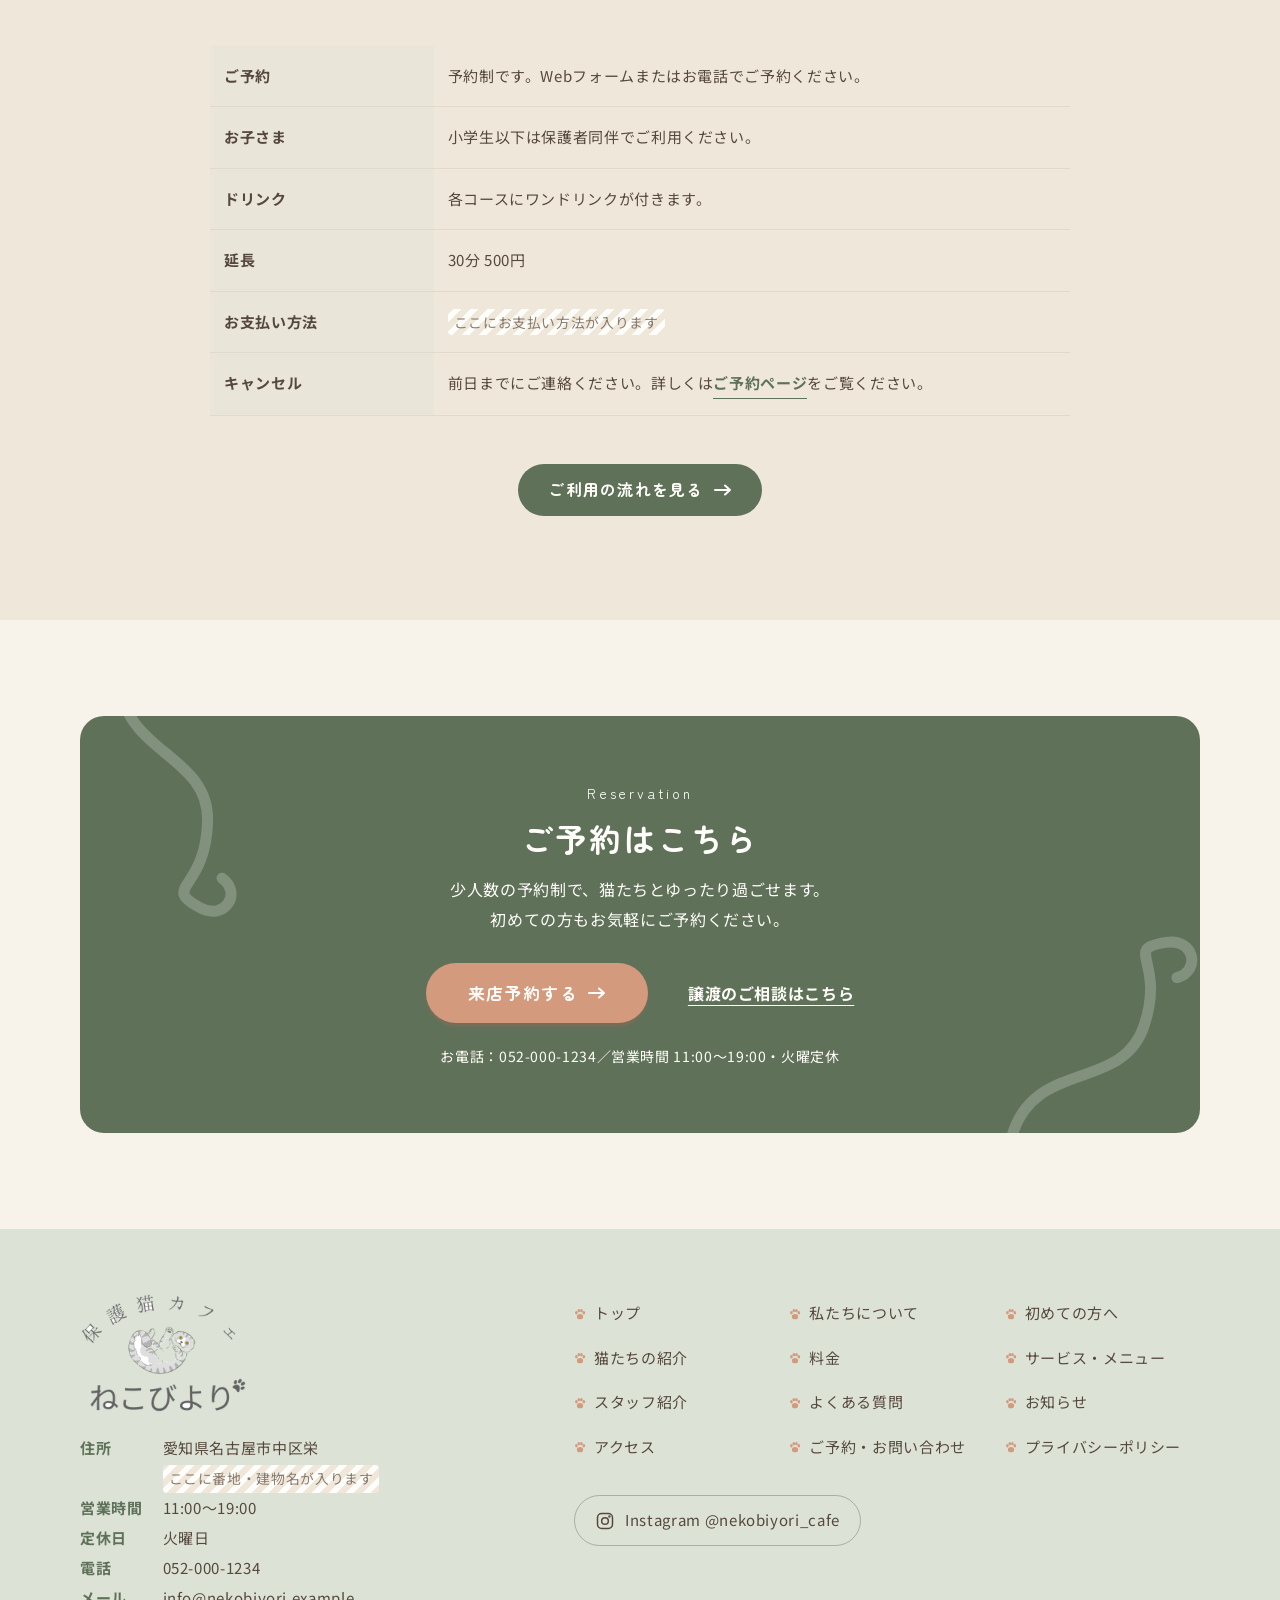
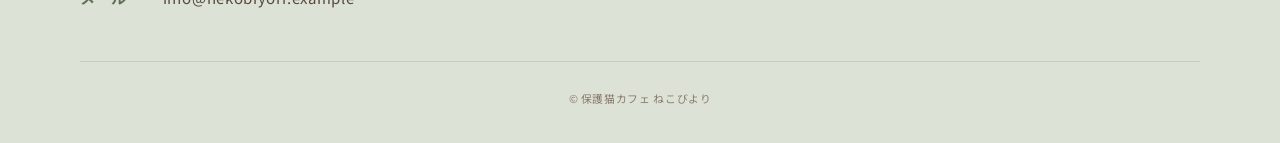
<file: price.html>
<!DOCTYPE html>
<html lang="ja" class="no-js">
<head>
<meta charset="UTF-8">
<meta name="viewport" content="width=device-width, initial-scale=1">
<title>料金｜保護猫カフェ ねこびより</title>
<meta name="description" content="60分1,500円／90分2,000円（各ワンドリンク付き）。延長30分500円。">
<link rel="icon" href="favicon.ico" sizes="any">
<link rel="icon" href="images/favicon-32.png" type="image/png" sizes="32x32">
<link rel="icon" href="images/favicon-192.png" type="image/png" sizes="192x192">
<link rel="apple-touch-icon" href="images/apple-touch-icon.png">
<link rel="preconnect" href="https://fonts.googleapis.com">
<link rel="preconnect" href="https://fonts.gstatic.com" crossorigin>
<link href="https://fonts.googleapis.com/css2?family=Noto+Sans+JP:wght@400;500;700&family=Zen+Maru+Gothic:wght@500;700&display=swap" rel="stylesheet">
<link rel="stylesheet" href="css/style.css?v=202610182017">
</head>
<body class="page-price">
<svg xmlns="http://www.w3.org/2000/svg" style="display:none" aria-hidden="true">
  <!-- 肉球（オリジナル） -->
  <symbol id="i-paw" viewBox="-24 -26 48 50"><ellipse cx="0" cy="10" rx="13" ry="11"/><ellipse cx="-15" cy="-6" rx="5.5" ry="7"/><ellipse cx="-5" cy="-15" rx="5.5" ry="7"/><ellipse cx="6" cy="-15" rx="5.5" ry="7"/><ellipse cx="16" cy="-6" rx="5.5" ry="7"/></symbol>
  <!-- しっぽの波線 -->
  <symbol id="i-tail" viewBox="0 0 140 24"><path d="M4 14 C 22 2, 34 22, 52 12 S 82 2, 100 12 S 124 20, 128 10 C 131 3, 138 4, 136 10"/></symbol>
  <symbol id="i-tail-big" viewBox="0 0 200 200"><path d="M20 190 C 40 120, 120 150, 140 90 S 120 20, 160 14 C 186 10, 192 40, 170 46"/></symbol>
  <symbol id="i-tel" viewBox="0 0 24 24"><path d="M6.6 10.8a15.1 15.1 0 0 0 6.6 6.6l2.2-2.2a1 1 0 0 1 1-.25 11.4 11.4 0 0 0 3.6.57 1 1 0 0 1 1 1V20a1 1 0 0 1-1 1A17 17 0 0 1 3 4a1 1 0 0 1 1-1h3.5a1 1 0 0 1 1 1c0 1.25.2 2.45.57 3.57a1 1 0 0 1-.25 1l-2.2 2.2Z"/></symbol>
  <symbol id="i-check" viewBox="0 0 24 24"><path d="M12 2a10 10 0 1 0 0 20 10 10 0 0 0 0-20Zm-1.4 14.6-4.2-4.2 1.4-1.4 2.8 2.8 5.6-5.6 1.4 1.4-7 7Z"/></symbol>
  <symbol id="i-info" viewBox="0 0 24 24"><path d="M12 2a10 10 0 1 0 0 20 10 10 0 0 0 0-20Zm1 15h-2v-6h2v6Zm0-8h-2V7h2v2Z"/></symbol>
  <symbol id="i-insta" viewBox="0 0 24 24"><rect x="3" y="3" width="18" height="18" rx="5"/><circle cx="12" cy="12" r="4"/><circle cx="17.3" cy="6.7" r="0.6"/></symbol>
  <!-- 線のアイコン（利用ルールなど） -->
  <symbol id="i-calendar" viewBox="0 0 24 24"><rect x="3" y="5" width="18" height="16" rx="3"/><path d="M3 10h18M8 3v4M16 3v4"/></symbol>
  <symbol id="i-child" viewBox="0 0 24 24"><circle cx="8" cy="6" r="2.5"/><circle cx="16.5" cy="9" r="2"/><path d="M4 21v-6a4 4 0 0 1 8 0v6M13.5 21v-4a3 3 0 0 1 6 0v4"/></symbol>
  <symbol id="i-hand" viewBox="0 0 24 24"><path d="M7 13V6a1.5 1.5 0 0 1 3 0v5M10 11V4.5a1.5 1.5 0 0 1 3 0V11M13 11V5.5a1.5 1.5 0 0 1 3 0V12M16 12V8.5a1.5 1.5 0 0 1 3 0V15a6 6 0 0 1-6 6h-1a6 6 0 0 1-5-2.7L4 14.5a1.5 1.5 0 0 1 2.4-1.8L7 13.5"/></symbol>
  <symbol id="i-camera" viewBox="0 0 24 24"><path d="M4 8h3l2-3h6l2 3h3v11H4z"/><circle cx="12" cy="13" r="3.5"/><path d="M3 3l18 18"/></symbol>
  <symbol id="i-moon" viewBox="0 0 24 24"><path d="M20 14.5A8 8 0 0 1 9.5 4 8 8 0 1 0 20 14.5Z"/></symbol>
  <symbol id="i-cup" viewBox="0 0 24 24"><path d="M4 9h13v5a6 6 0 0 1-6 6h-1a6 6 0 0 1-6-6V9ZM17 11h1.5a2.5 2.5 0 0 1 0 5H16M8 3c0 1.5 1 1.5 1 3M12 3c0 1.5 1 1.5 1 3"/></symbol>
  <symbol id="i-heart" viewBox="0 0 24 24"><path d="M12 20s-7-4.4-9-9a4.8 4.8 0 0 1 9-3 4.8 4.8 0 0 1 9 3c-2 4.6-9 9-9 9Z"/></symbol>
  <symbol id="i-users" viewBox="0 0 24 24"><circle cx="9" cy="8" r="3"/><circle cx="17" cy="9" r="2.5"/><path d="M3 20a6 6 0 0 1 12 0M14 20a4.5 4.5 0 0 1 7.5-3.4"/></symbol>
  <symbol id="i-home" viewBox="0 0 24 24"><path d="M3 11 12 4l9 7M5 10v10h14V10M10 20v-5h4v5"/></symbol>
  <symbol id="i-door" viewBox="0 0 24 24"><path d="M5 21V4.5A1.5 1.5 0 0 1 6.5 3h11A1.5 1.5 0 0 1 19 4.5V21M3 21h18"/><circle cx="15" cy="12.5" r="1"/></symbol>
  <!-- 猫の顔（オリジナル） -->
  <symbol id="i-cat" viewBox="0 0 24 24"><path d="M4.5 19.5V9.5L6 3.5l4 4h4l4-4 1.5 6v10z"/><path d="M9 13.5h.01M15 13.5h.01M10.5 16.5q1.5 1.2 3 0M1.5 15.5l3 .5M1.5 18.5l3-.5M22.5 15.5l-3 .5M22.5 18.5l-3-.5"/></symbol>
  <symbol id="i-quiet" viewBox="0 0 24 24"><path d="M4 9h4l5-4v14l-5-4H4zM17 9l4 6M21 9l-4 6"/></symbol>
</svg>

<header class="header" id="header">
  <div class="header__inner">
    <a class="header__logo" href="index.html">
      <!-- ロゴ：images/logo-header.png（元データ：images/logo.png・背景透過） -->
      <img src="images/logo-header.png" width="222" height="160" alt="保護猫カフェ ねこびより">
    </a>
    <nav class="gnav" aria-label="グローバルナビゲーション">
      <ul class="gnav__list">
          <li><a class="gnav__link" href="guide.html">初めての方へ</a></li>
          <li><a class="gnav__link" href="cats.html">猫たち</a></li>
          <li><a class="gnav__link" href="price.html" aria-current="page">料金</a></li>
          <li><a class="gnav__link" href="menu.html">メニュー</a></li>
          <li><a class="gnav__link" href="news.html">お知らせ</a></li>
          <li><a class="gnav__link" href="access.html">アクセス</a></li>
      </ul>
    </nav>
    <a class="btn btn--reserve btn--sm header__reserve" href="reserve.html">予約する<span class="btn__arrow" aria-hidden="true"></span></a>
    <button class="hamburger" type="button" aria-controls="drawer" aria-expanded="false" aria-label="メニューを開く">
      <span></span><span></span><span></span>
    </button>
  </div>
  <div class="drawer" id="drawer" aria-hidden="true">
    <nav aria-label="スマートフォン用メニュー">
      <ul class="drawer__list">
        <li><a class="drawer__link" href="index.html"><svg aria-hidden="true"><use href="#i-paw"></use></svg>トップ</a></li>
        <li><a class="drawer__link" href="about.html"><svg aria-hidden="true"><use href="#i-paw"></use></svg>私たちについて</a></li>
        <li><a class="drawer__link" href="guide.html"><svg aria-hidden="true"><use href="#i-paw"></use></svg>初めての方へ</a></li>
        <li><a class="drawer__link" href="cats.html"><svg aria-hidden="true"><use href="#i-paw"></use></svg>猫たちの紹介</a></li>
        <li><a class="drawer__link" href="price.html"><svg aria-hidden="true"><use href="#i-paw"></use></svg>料金</a></li>
        <li><a class="drawer__link" href="menu.html"><svg aria-hidden="true"><use href="#i-paw"></use></svg>サービス・メニュー</a></li>
        <li><a class="drawer__link" href="staff.html"><svg aria-hidden="true"><use href="#i-paw"></use></svg>スタッフ紹介</a></li>
        <li><a class="drawer__link" href="faq.html"><svg aria-hidden="true"><use href="#i-paw"></use></svg>よくある質問</a></li>
        <li><a class="drawer__link" href="news.html"><svg aria-hidden="true"><use href="#i-paw"></use></svg>お知らせ</a></li>
        <li><a class="drawer__link" href="access.html"><svg aria-hidden="true"><use href="#i-paw"></use></svg>アクセス</a></li>
        <li><a class="drawer__link" href="reserve.html"><svg aria-hidden="true"><use href="#i-paw"></use></svg>ご予約・お問い合わせ</a></li>
        <li><a class="drawer__link" href="privacy.html"><svg aria-hidden="true"><use href="#i-paw"></use></svg>プライバシーポリシー</a></li>
      </ul>
    </nav>
    <div class="drawer__cta">
      <a class="btn btn--reserve btn--lg" href="reserve.html">来店予約する<span class="btn__arrow" aria-hidden="true"></span></a>
      <a class="btn btn--outline" href="reserve.html#adoption">譲渡のご相談</a>
    </div>
    <!-- ▼WP化：営業時間 -->
    <p class="drawer__info">営業時間 11:00〜19:00（火曜定休）</p>
    <!-- ▲WP化：営業時間 -->
  </div>
</header>

<main class="main" id="main">
  <section class="page-header">
    <div class="container page-header__inner">
      <div class="page-header__text">
        <p class="page-header__en"><svg aria-hidden="true"><use href="#i-paw"></use></svg>Price</p>
        <h1 class="page-header__title">料金</h1>
        <p class="page-header__lead">シンプルな時間制の料金です。各コースにワンドリンクが付きます。</p>
        <nav aria-label="パンくずリスト"><ol class="breadcrumb"><li><a href="index.html">トップ</a></li><li aria-current="page">料金</li></ol></nav>
      </div>
      <div class="page-header__photo">
        <!-- 画像差し替え：page-header-price｜1600×800（2:1）｜料金ページのタイトル背景 -->
<img src="images/page-header-price.jpg" width="1600" height="800" alt="" fetchpriority="high" decoding="async">
      </div>
    </div>
  </section>

  <section class="section section--tight">
    <div class="container">
      <div class="sec-title js-fade">
      <p class="sec-title__en"><svg aria-hidden="true"><use href="#i-paw"></use></svg>Course</p>
      <h2 class="sec-title__ja">コース料金</h2>
    </div>
      <div class="plans">
        <div class="plan js-fade">
          <div class="plan__head">
            <h3 class="plan__name">60分コース</h3>
            <p class="plan__price"><span class="plan__price-num">1,500</span>円</p>
          </div>
          <dl class="plan__list">
            <div class="plan__row"><dt>利用時間</dt><dd><span class="plan__num">60</span>分</dd></div>
            <div class="plan__row"><dt>ドリンク</dt><dd><span class="plan__num">1</span>杯付き</dd></div>
            <div class="plan__row"><dt>30分あたり</dt><dd><span class="plan__num">750</span>円</dd></div>
          </dl>
          <p class="plan__note">まずは気軽に、猫とふれあいたい方に</p>
        </div>
        <div class="plan plan--recommend js-fade">
          <span class="plan__badge">おすすめ</span>
          <span class="plan__peek" aria-hidden="true">
            <span class="plan__peek-body">
              <!-- 画像差し替え：price-cat｜360×313（背景透過）｜カードのふちからひょこっとのぞく猫（とらじ・背景透過PNG） -->
<img src="images/price-cat.png" width="360" height="313" alt="" loading="lazy" decoding="async">
            </span>
            <span class="plan__peek-paws"><img src="images/price-cat.png" width="360" height="313" alt="" loading="lazy" decoding="async"></span>
          </span>
          <div class="plan__head">
            <h3 class="plan__name">90分コース</h3>
            <p class="plan__price"><span class="plan__price-num">2,000</span>円</p>
          </div>
          <dl class="plan__list">
            <div class="plan__row"><dt>利用時間</dt><dd><span class="plan__num">90</span>分</dd></div>
            <div class="plan__row"><dt>ドリンク</dt><dd><span class="plan__num">1</span>杯付き</dd></div>
            <div class="plan__row"><dt>30分あたり</dt><dd><span class="plan__num">約667</span>円</dd></div>
          </dl>
          <p class="plan__note">猫のペースに合わせて、<br>ゆっくり過ごしたい方に</p>
        </div>
        <div class="plan js-fade">
          <div class="plan__head">
            <h3 class="plan__name">延長30分</h3>
            <p class="plan__price"><span class="plan__price-num">500</span>円</p>
          </div>
          <dl class="plan__list">
            <div class="plan__row"><dt>利用時間</dt><dd><span class="plan__num">30</span>分</dd></div>
            <div class="plan__row"><dt>ドリンク</dt><dd>—</dd></div>
            <div class="plan__row"><dt>30分あたり</dt><dd><span class="plan__num">500</span>円</dd></div>
          </dl>
          <p class="plan__note">コース終了後に、そのまま延長できます</p>
        </div>
      </div>
      <ul class="plans__notes">
        <li>小学生以下のお子さまは、保護者同伴でご利用ください。</li>
        <li>ドリンクは、メニューのドリンクからお選びいただけます。</li>
      </ul>
      </div>
    </div>
  </section>

  <section class="section section--tint">
    <div class="container container--narrow">
      <div class="sec-title js-fade">
      <p class="sec-title__en"><svg aria-hidden="true"><use href="#i-paw"></use></svg>Notes</p>
      <h2 class="sec-title__ja">ご利用にあたって</h2>
    </div>
      <table class="table js-fade">
        <tbody>
          <tr><th scope="row">ご予約</th><td>予約制です。Webフォームまたはお電話でご予約ください。</td></tr>
          <tr><th scope="row">お子さま</th><td>小学生以下は保護者同伴でご利用ください。</td></tr>
          <tr><th scope="row">ドリンク</th><td>各コースにワンドリンクが付きます。</td></tr>
          <tr><th scope="row">延長</th><td>30分 500円</td></tr>
          <tr><th scope="row">お支払い方法</th><td><span class="ph">ここにお支払い方法が入ります</span></td></tr>
          <tr><th scope="row">キャンセル</th><td>前日までにご連絡ください。詳しくは<a class="text-link" href="reserve.html#cancel">ご予約ページ</a>をご覧ください。</td></tr>
        </tbody>
      </table>
      <div class="btn-wrap">
        <a class="btn btn--main" href="guide.html">ご利用の流れを見る<span class="btn__arrow" aria-hidden="true"></span></a>
      </div>
    </div>
  </section>

  <section class="cta" aria-labelledby="cta-title">
    <div class="container">
      <div class="cta__box js-fade">
        <svg class="cta__deco" aria-hidden="true"><use href="#i-tail-big"></use></svg>
        <svg class="cta__deco cta__deco--left" aria-hidden="true"><use href="#i-tail-big"></use></svg>
        <p class="cta__en">Reservation</p>
        <h2 class="cta__title" id="cta-title">ご予約はこちら</h2>
        <p class="cta__text">少人数の予約制で、<br class="br-sp">猫たちとゆったり過ごせます。<br>初めての方もお気軽にご予約ください。</p>
        <div class="cta__buttons">
          <a class="btn btn--reserve btn--lg" href="reserve.html">来店予約する<span class="btn__arrow" aria-hidden="true"></span></a>
          <a class="cta__sub" href="reserve.html#adoption">譲渡のご相談はこちら</a>
        </div>
        <p class="cta__tel">お電話：052-000-1234／営業時間 11:00〜19:00・火曜定休</p>
      </div>
    </div>
  </section>
</main>

<footer class="footer">
  <div class="container">
    <div class="footer__grid">
      <div>
        <a class="footer__logo" href="index.html">
          <!-- ロゴ：images/logo-header.png（元データ：images/logo.png・背景透過） -->
          <img src="images/logo-header.png" width="222" height="160" alt="保護猫カフェ ねこびより" loading="lazy">
        </a>
        <!-- ▼WP化：店舗情報・営業時間 -->
        <dl class="footer__info">
          <dt>住所</dt><dd>愛知県名古屋市中区栄 <span class="ph">ここに番地・建物名が入ります</span></dd>
          <dt>営業時間</dt><dd>11:00〜19:00</dd>
          <dt>定休日</dt><dd>火曜日</dd>
          <dt>電話</dt><dd>052-000-1234</dd>
          <dt>メール</dt><dd>info@nekobiyori.example</dd>
        </dl>
        <!-- ▲WP化：店舗情報・営業時間 -->
      </div>
      <div>
        <nav class="footer__nav" aria-label="フッターナビゲーション">
          <a href="index.html"><svg aria-hidden="true"><use href="#i-paw"></use></svg>トップ</a>
          <a href="about.html"><svg aria-hidden="true"><use href="#i-paw"></use></svg>私たちについて</a>
          <a href="guide.html"><svg aria-hidden="true"><use href="#i-paw"></use></svg>初めての方へ</a>
          <a href="cats.html"><svg aria-hidden="true"><use href="#i-paw"></use></svg>猫たちの紹介</a>
          <a href="price.html"><svg aria-hidden="true"><use href="#i-paw"></use></svg>料金</a>
          <a href="menu.html"><svg aria-hidden="true"><use href="#i-paw"></use></svg>サービス・メニュー</a>
          <a href="staff.html"><svg aria-hidden="true"><use href="#i-paw"></use></svg>スタッフ紹介</a>
          <a href="faq.html"><svg aria-hidden="true"><use href="#i-paw"></use></svg>よくある質問</a>
          <a href="news.html"><svg aria-hidden="true"><use href="#i-paw"></use></svg>お知らせ</a>
          <a href="access.html"><svg aria-hidden="true"><use href="#i-paw"></use></svg>アクセス</a>
          <a href="reserve.html"><svg aria-hidden="true"><use href="#i-paw"></use></svg>ご予約・お問い合わせ</a>
          <a href="privacy.html"><svg aria-hidden="true"><use href="#i-paw"></use></svg>プライバシーポリシー</a>
        </nav>
        <a class="footer__sns" href="https://www.instagram.com/" target="_blank" rel="noopener"><svg aria-hidden="true"><use href="#i-insta"></use></svg>Instagram @nekobiyori_cafe</a>
      </div>
    </div>
    <p class="footer__copy"><small>&copy; 保護猫カフェ ねこびより</small></p>
  </div>
</footer>

<div class="sp-cta">
  <a class="sp-cta__tel" href="tel:0520001234">
    <span class="sp-cta__tel-icon"><svg aria-hidden="true"><use href="#i-tel"></use></svg></span>
    <span class="sp-cta__tel-text"><span class="sp-cta__tel-num">052-000-1234</span><span class="sp-cta__tel-time">11:00〜19:00／火曜定休</span></span>
  </a>
  <a class="btn btn--reserve" href="reserve.html">来店予約する<span class="btn__arrow" aria-hidden="true"></span></a>
</div>

<script src="js/main.js?v=202610182017"></script>
</body>
</html>
</file>
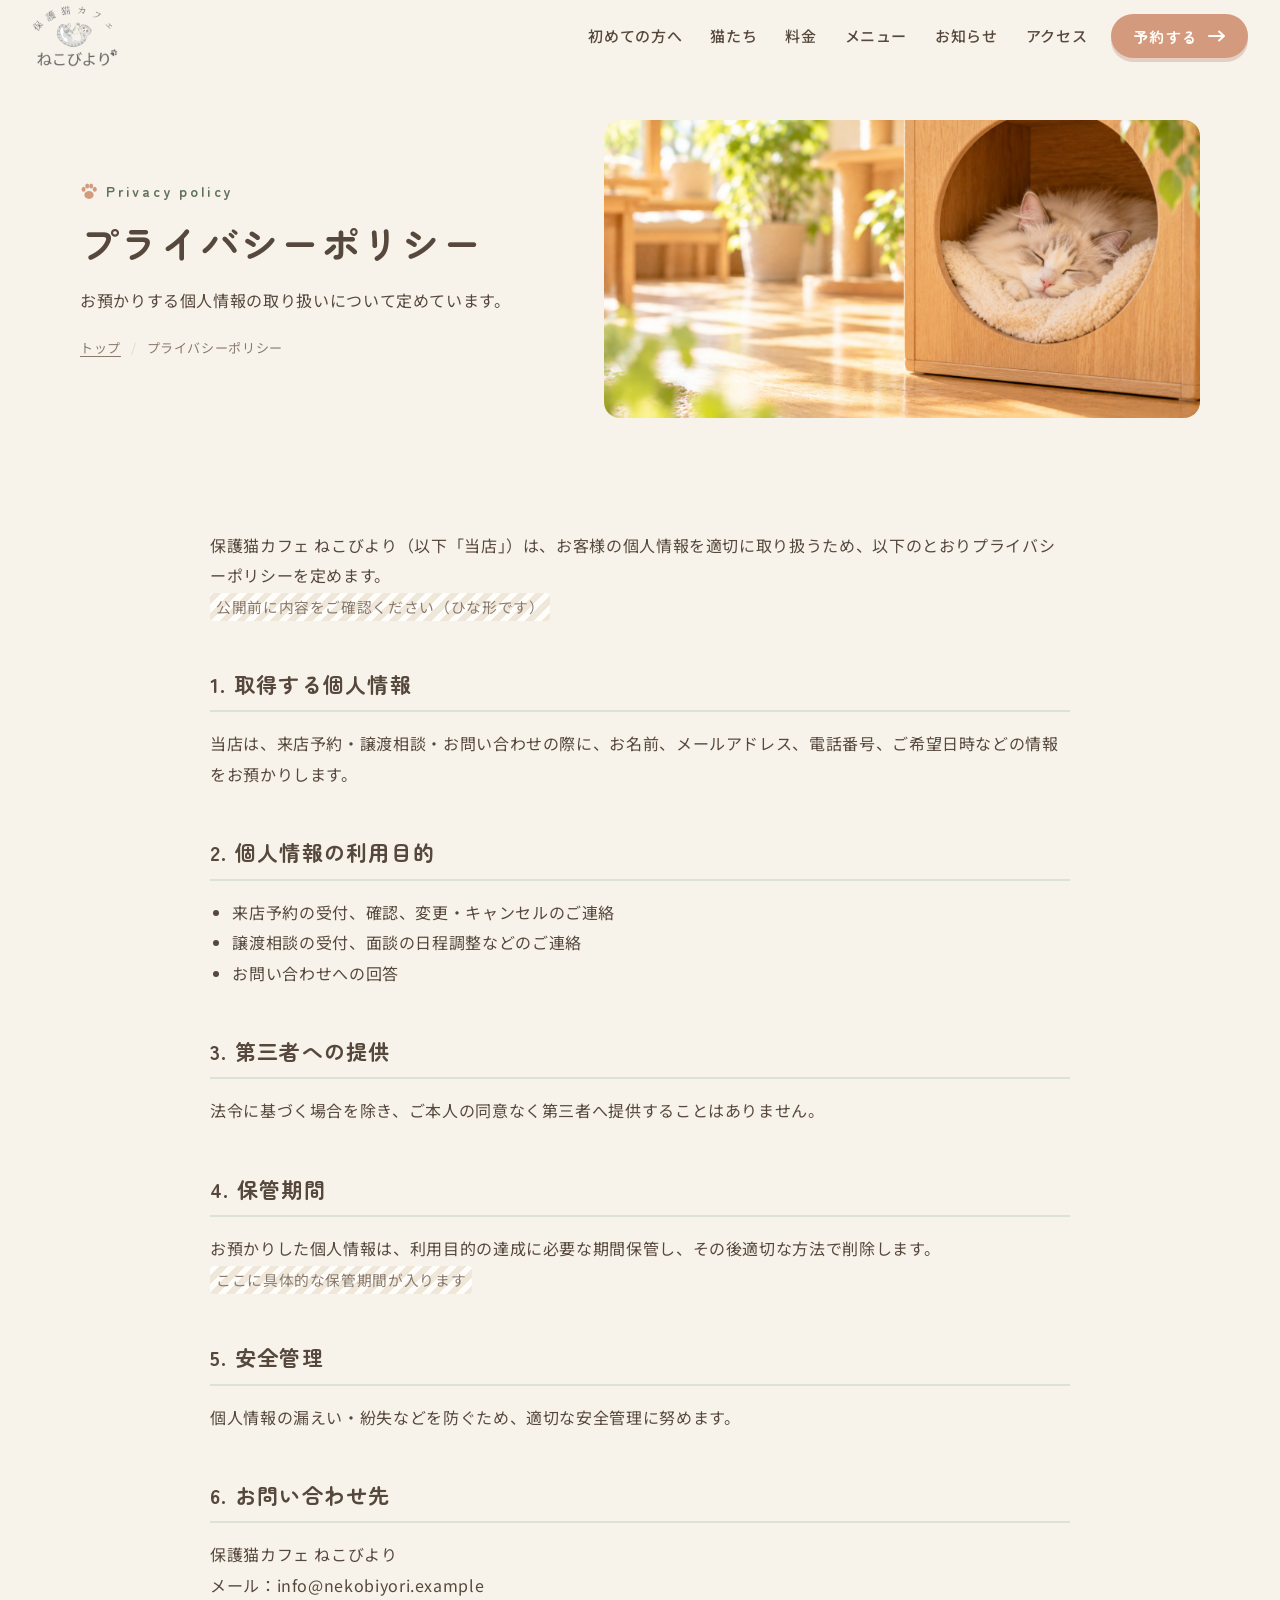
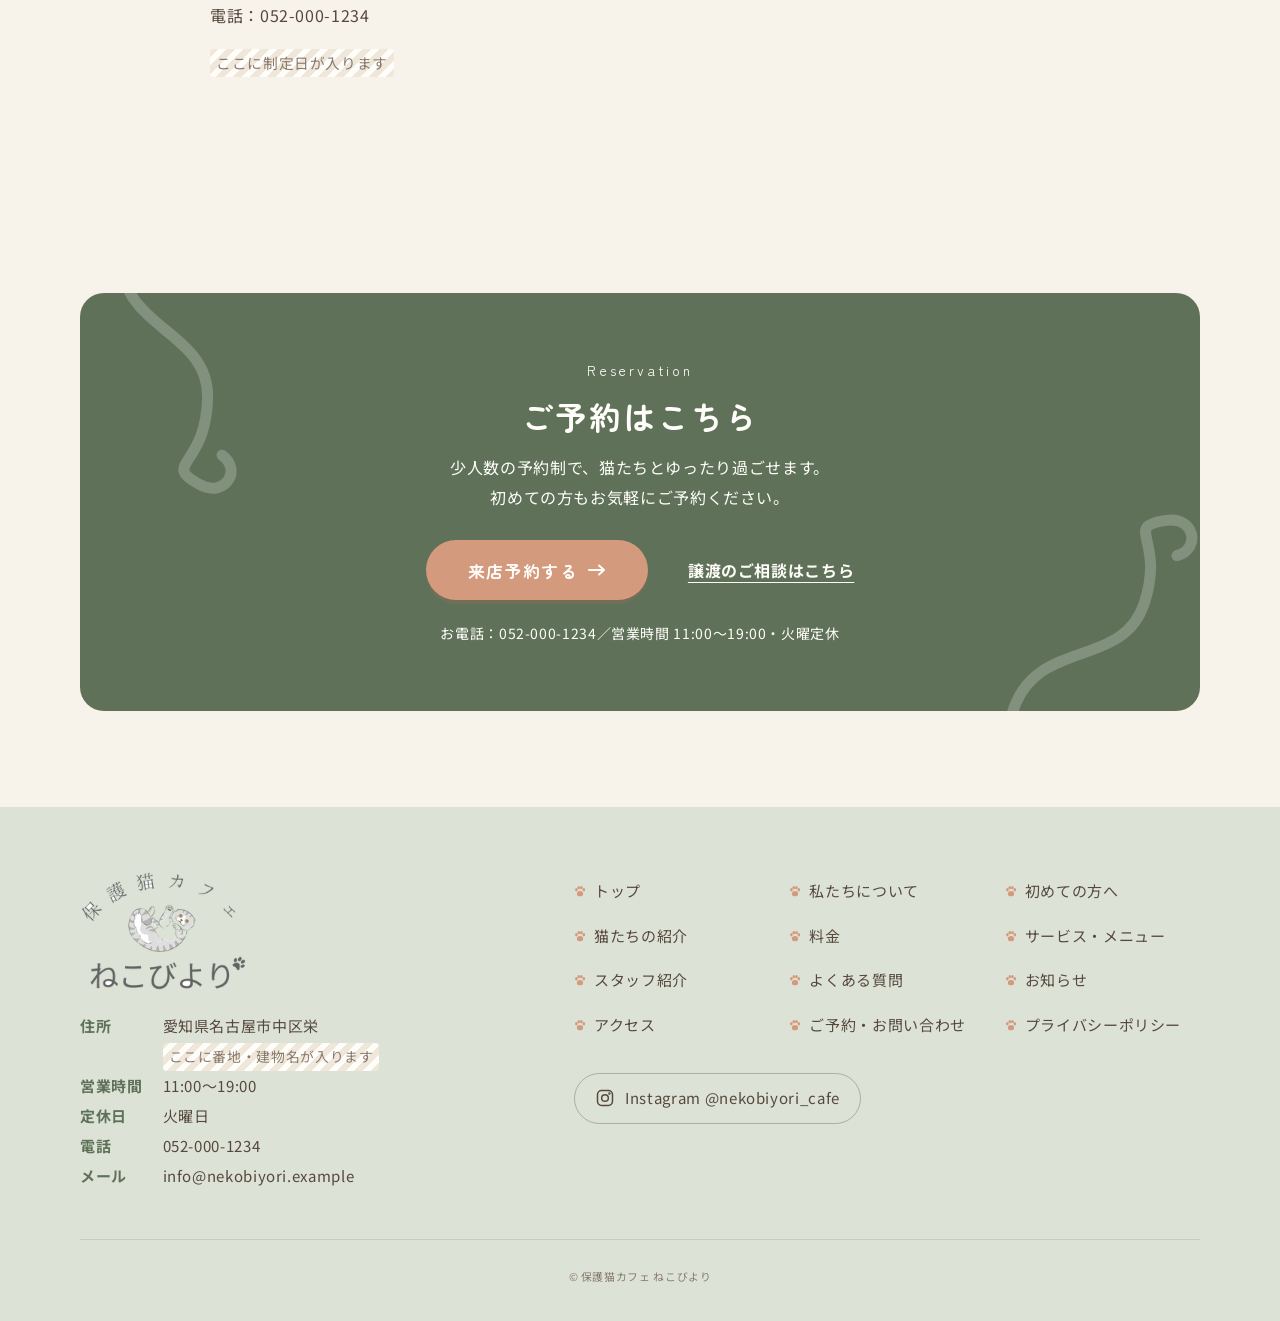
<file: privacy.html>
<!DOCTYPE html>
<html lang="ja" class="no-js">
<head>
<meta charset="UTF-8">
<meta name="viewport" content="width=device-width, initial-scale=1">
<title>プライバシーポリシー｜保護猫カフェ ねこびより</title>
<meta name="description" content="個人情報の取り扱いについて。">
<link rel="icon" href="favicon.ico" sizes="any">
<link rel="icon" href="images/favicon-32.png" type="image/png" sizes="32x32">
<link rel="icon" href="images/favicon-192.png" type="image/png" sizes="192x192">
<link rel="apple-touch-icon" href="images/apple-touch-icon.png">
<link rel="preconnect" href="https://fonts.googleapis.com">
<link rel="preconnect" href="https://fonts.gstatic.com" crossorigin>
<link href="https://fonts.googleapis.com/css2?family=Noto+Sans+JP:wght@400;500;700&family=Zen+Maru+Gothic:wght@500;700&display=swap" rel="stylesheet">
<link rel="stylesheet" href="css/style.css?v=202610182017">
</head>
<body class="page-privacy">
<svg xmlns="http://www.w3.org/2000/svg" style="display:none" aria-hidden="true">
  <!-- 肉球（オリジナル） -->
  <symbol id="i-paw" viewBox="-24 -26 48 50"><ellipse cx="0" cy="10" rx="13" ry="11"/><ellipse cx="-15" cy="-6" rx="5.5" ry="7"/><ellipse cx="-5" cy="-15" rx="5.5" ry="7"/><ellipse cx="6" cy="-15" rx="5.5" ry="7"/><ellipse cx="16" cy="-6" rx="5.5" ry="7"/></symbol>
  <!-- しっぽの波線 -->
  <symbol id="i-tail" viewBox="0 0 140 24"><path d="M4 14 C 22 2, 34 22, 52 12 S 82 2, 100 12 S 124 20, 128 10 C 131 3, 138 4, 136 10"/></symbol>
  <symbol id="i-tail-big" viewBox="0 0 200 200"><path d="M20 190 C 40 120, 120 150, 140 90 S 120 20, 160 14 C 186 10, 192 40, 170 46"/></symbol>
  <symbol id="i-tel" viewBox="0 0 24 24"><path d="M6.6 10.8a15.1 15.1 0 0 0 6.6 6.6l2.2-2.2a1 1 0 0 1 1-.25 11.4 11.4 0 0 0 3.6.57 1 1 0 0 1 1 1V20a1 1 0 0 1-1 1A17 17 0 0 1 3 4a1 1 0 0 1 1-1h3.5a1 1 0 0 1 1 1c0 1.25.2 2.45.57 3.57a1 1 0 0 1-.25 1l-2.2 2.2Z"/></symbol>
  <symbol id="i-check" viewBox="0 0 24 24"><path d="M12 2a10 10 0 1 0 0 20 10 10 0 0 0 0-20Zm-1.4 14.6-4.2-4.2 1.4-1.4 2.8 2.8 5.6-5.6 1.4 1.4-7 7Z"/></symbol>
  <symbol id="i-info" viewBox="0 0 24 24"><path d="M12 2a10 10 0 1 0 0 20 10 10 0 0 0 0-20Zm1 15h-2v-6h2v6Zm0-8h-2V7h2v2Z"/></symbol>
  <symbol id="i-insta" viewBox="0 0 24 24"><rect x="3" y="3" width="18" height="18" rx="5"/><circle cx="12" cy="12" r="4"/><circle cx="17.3" cy="6.7" r="0.6"/></symbol>
  <!-- 線のアイコン（利用ルールなど） -->
  <symbol id="i-calendar" viewBox="0 0 24 24"><rect x="3" y="5" width="18" height="16" rx="3"/><path d="M3 10h18M8 3v4M16 3v4"/></symbol>
  <symbol id="i-child" viewBox="0 0 24 24"><circle cx="8" cy="6" r="2.5"/><circle cx="16.5" cy="9" r="2"/><path d="M4 21v-6a4 4 0 0 1 8 0v6M13.5 21v-4a3 3 0 0 1 6 0v4"/></symbol>
  <symbol id="i-hand" viewBox="0 0 24 24"><path d="M7 13V6a1.5 1.5 0 0 1 3 0v5M10 11V4.5a1.5 1.5 0 0 1 3 0V11M13 11V5.5a1.5 1.5 0 0 1 3 0V12M16 12V8.5a1.5 1.5 0 0 1 3 0V15a6 6 0 0 1-6 6h-1a6 6 0 0 1-5-2.7L4 14.5a1.5 1.5 0 0 1 2.4-1.8L7 13.5"/></symbol>
  <symbol id="i-camera" viewBox="0 0 24 24"><path d="M4 8h3l2-3h6l2 3h3v11H4z"/><circle cx="12" cy="13" r="3.5"/><path d="M3 3l18 18"/></symbol>
  <symbol id="i-moon" viewBox="0 0 24 24"><path d="M20 14.5A8 8 0 0 1 9.5 4 8 8 0 1 0 20 14.5Z"/></symbol>
  <symbol id="i-cup" viewBox="0 0 24 24"><path d="M4 9h13v5a6 6 0 0 1-6 6h-1a6 6 0 0 1-6-6V9ZM17 11h1.5a2.5 2.5 0 0 1 0 5H16M8 3c0 1.5 1 1.5 1 3M12 3c0 1.5 1 1.5 1 3"/></symbol>
  <symbol id="i-heart" viewBox="0 0 24 24"><path d="M12 20s-7-4.4-9-9a4.8 4.8 0 0 1 9-3 4.8 4.8 0 0 1 9 3c-2 4.6-9 9-9 9Z"/></symbol>
  <symbol id="i-users" viewBox="0 0 24 24"><circle cx="9" cy="8" r="3"/><circle cx="17" cy="9" r="2.5"/><path d="M3 20a6 6 0 0 1 12 0M14 20a4.5 4.5 0 0 1 7.5-3.4"/></symbol>
  <symbol id="i-home" viewBox="0 0 24 24"><path d="M3 11 12 4l9 7M5 10v10h14V10M10 20v-5h4v5"/></symbol>
  <symbol id="i-door" viewBox="0 0 24 24"><path d="M5 21V4.5A1.5 1.5 0 0 1 6.5 3h11A1.5 1.5 0 0 1 19 4.5V21M3 21h18"/><circle cx="15" cy="12.5" r="1"/></symbol>
  <!-- 猫の顔（オリジナル） -->
  <symbol id="i-cat" viewBox="0 0 24 24"><path d="M4.5 19.5V9.5L6 3.5l4 4h4l4-4 1.5 6v10z"/><path d="M9 13.5h.01M15 13.5h.01M10.5 16.5q1.5 1.2 3 0M1.5 15.5l3 .5M1.5 18.5l3-.5M22.5 15.5l-3 .5M22.5 18.5l-3-.5"/></symbol>
  <symbol id="i-quiet" viewBox="0 0 24 24"><path d="M4 9h4l5-4v14l-5-4H4zM17 9l4 6M21 9l-4 6"/></symbol>
</svg>

<header class="header" id="header">
  <div class="header__inner">
    <a class="header__logo" href="index.html">
      <!-- ロゴ：images/logo-header.png（元データ：images/logo.png・背景透過） -->
      <img src="images/logo-header.png" width="222" height="160" alt="保護猫カフェ ねこびより">
    </a>
    <nav class="gnav" aria-label="グローバルナビゲーション">
      <ul class="gnav__list">
          <li><a class="gnav__link" href="guide.html">初めての方へ</a></li>
          <li><a class="gnav__link" href="cats.html">猫たち</a></li>
          <li><a class="gnav__link" href="price.html">料金</a></li>
          <li><a class="gnav__link" href="menu.html">メニュー</a></li>
          <li><a class="gnav__link" href="news.html">お知らせ</a></li>
          <li><a class="gnav__link" href="access.html">アクセス</a></li>
      </ul>
    </nav>
    <a class="btn btn--reserve btn--sm header__reserve" href="reserve.html">予約する<span class="btn__arrow" aria-hidden="true"></span></a>
    <button class="hamburger" type="button" aria-controls="drawer" aria-expanded="false" aria-label="メニューを開く">
      <span></span><span></span><span></span>
    </button>
  </div>
  <div class="drawer" id="drawer" aria-hidden="true">
    <nav aria-label="スマートフォン用メニュー">
      <ul class="drawer__list">
        <li><a class="drawer__link" href="index.html"><svg aria-hidden="true"><use href="#i-paw"></use></svg>トップ</a></li>
        <li><a class="drawer__link" href="about.html"><svg aria-hidden="true"><use href="#i-paw"></use></svg>私たちについて</a></li>
        <li><a class="drawer__link" href="guide.html"><svg aria-hidden="true"><use href="#i-paw"></use></svg>初めての方へ</a></li>
        <li><a class="drawer__link" href="cats.html"><svg aria-hidden="true"><use href="#i-paw"></use></svg>猫たちの紹介</a></li>
        <li><a class="drawer__link" href="price.html"><svg aria-hidden="true"><use href="#i-paw"></use></svg>料金</a></li>
        <li><a class="drawer__link" href="menu.html"><svg aria-hidden="true"><use href="#i-paw"></use></svg>サービス・メニュー</a></li>
        <li><a class="drawer__link" href="staff.html"><svg aria-hidden="true"><use href="#i-paw"></use></svg>スタッフ紹介</a></li>
        <li><a class="drawer__link" href="faq.html"><svg aria-hidden="true"><use href="#i-paw"></use></svg>よくある質問</a></li>
        <li><a class="drawer__link" href="news.html"><svg aria-hidden="true"><use href="#i-paw"></use></svg>お知らせ</a></li>
        <li><a class="drawer__link" href="access.html"><svg aria-hidden="true"><use href="#i-paw"></use></svg>アクセス</a></li>
        <li><a class="drawer__link" href="reserve.html"><svg aria-hidden="true"><use href="#i-paw"></use></svg>ご予約・お問い合わせ</a></li>
        <li><a class="drawer__link" href="privacy.html"><svg aria-hidden="true"><use href="#i-paw"></use></svg>プライバシーポリシー</a></li>
      </ul>
    </nav>
    <div class="drawer__cta">
      <a class="btn btn--reserve btn--lg" href="reserve.html">来店予約する<span class="btn__arrow" aria-hidden="true"></span></a>
      <a class="btn btn--outline" href="reserve.html#adoption">譲渡のご相談</a>
    </div>
    <!-- ▼WP化：営業時間 -->
    <p class="drawer__info">営業時間 11:00〜19:00（火曜定休）</p>
    <!-- ▲WP化：営業時間 -->
  </div>
</header>

<main class="main" id="main">
  <section class="page-header">
    <div class="container page-header__inner">
      <div class="page-header__text">
        <p class="page-header__en"><svg aria-hidden="true"><use href="#i-paw"></use></svg>Privacy policy</p>
        <h1 class="page-header__title">プライバシーポリシー</h1>
        <p class="page-header__lead">お預かりする個人情報の取り扱いについて定めています。</p>
        <nav aria-label="パンくずリスト"><ol class="breadcrumb"><li><a href="index.html">トップ</a></li><li aria-current="page">プライバシーポリシー</li></ol></nav>
      </div>
      <div class="page-header__photo">
        <!-- 画像差し替え：page-header-privacy｜1600×800（2:1）｜プライバシーポリシーページのタイトル背景 -->
<img src="images/page-header-privacy.jpg" width="1600" height="800" alt="" fetchpriority="high" decoding="async">
      </div>
    </div>
  </section>

  <section class="section section--tight">
    <div class="container container--narrow">
      <div class="prose js-fade">
        <p>保護猫カフェ ねこびより（以下「当店」）は、お客様の個人情報を適切に取り扱うため、以下のとおりプライバシーポリシーを定めます。<br><span class="ph">公開前に内容をご確認ください（ひな形です）</span></p>
        <h2>1. 取得する個人情報</h2>
        <p>当店は、来店予約・譲渡相談・お問い合わせの際に、お名前、メールアドレス、電話番号、ご希望日時などの情報をお預かりします。</p>
        <h2>2. 個人情報の利用目的</h2>
        <ul>
          <li>来店予約の受付、確認、変更・キャンセルのご連絡</li>
          <li>譲渡相談の受付、面談の日程調整などのご連絡</li>
          <li>お問い合わせへの回答</li>
        </ul>
        <h2>3. 第三者への提供</h2>
        <p>法令に基づく場合を除き、ご本人の同意なく第三者へ提供することはありません。</p>
        <h2>4. 保管期間</h2>
        <p>お預かりした個人情報は、利用目的の達成に必要な期間保管し、その後適切な方法で削除します。<br><span class="ph">ここに具体的な保管期間が入ります</span></p>
        <h2>5. 安全管理</h2>
        <p>個人情報の漏えい・紛失などを防ぐため、適切な安全管理に努めます。</p>
        <h2>6. お問い合わせ先</h2>
        <p>保護猫カフェ ねこびより<br>メール：info@nekobiyori.example<br>電話：052-000-1234</p>
        <p><span class="ph">ここに制定日が入ります</span></p>
      </div>
    </div>
  </section>

  <section class="cta" aria-labelledby="cta-title">
    <div class="container">
      <div class="cta__box js-fade">
        <svg class="cta__deco" aria-hidden="true"><use href="#i-tail-big"></use></svg>
        <svg class="cta__deco cta__deco--left" aria-hidden="true"><use href="#i-tail-big"></use></svg>
        <p class="cta__en">Reservation</p>
        <h2 class="cta__title" id="cta-title">ご予約はこちら</h2>
        <p class="cta__text">少人数の予約制で、<br class="br-sp">猫たちとゆったり過ごせます。<br>初めての方もお気軽にご予約ください。</p>
        <div class="cta__buttons">
          <a class="btn btn--reserve btn--lg" href="reserve.html">来店予約する<span class="btn__arrow" aria-hidden="true"></span></a>
          <a class="cta__sub" href="reserve.html#adoption">譲渡のご相談はこちら</a>
        </div>
        <p class="cta__tel">お電話：052-000-1234／営業時間 11:00〜19:00・火曜定休</p>
      </div>
    </div>
  </section>
</main>

<footer class="footer">
  <div class="container">
    <div class="footer__grid">
      <div>
        <a class="footer__logo" href="index.html">
          <!-- ロゴ：images/logo-header.png（元データ：images/logo.png・背景透過） -->
          <img src="images/logo-header.png" width="222" height="160" alt="保護猫カフェ ねこびより" loading="lazy">
        </a>
        <!-- ▼WP化：店舗情報・営業時間 -->
        <dl class="footer__info">
          <dt>住所</dt><dd>愛知県名古屋市中区栄 <span class="ph">ここに番地・建物名が入ります</span></dd>
          <dt>営業時間</dt><dd>11:00〜19:00</dd>
          <dt>定休日</dt><dd>火曜日</dd>
          <dt>電話</dt><dd>052-000-1234</dd>
          <dt>メール</dt><dd>info@nekobiyori.example</dd>
        </dl>
        <!-- ▲WP化：店舗情報・営業時間 -->
      </div>
      <div>
        <nav class="footer__nav" aria-label="フッターナビゲーション">
          <a href="index.html"><svg aria-hidden="true"><use href="#i-paw"></use></svg>トップ</a>
          <a href="about.html"><svg aria-hidden="true"><use href="#i-paw"></use></svg>私たちについて</a>
          <a href="guide.html"><svg aria-hidden="true"><use href="#i-paw"></use></svg>初めての方へ</a>
          <a href="cats.html"><svg aria-hidden="true"><use href="#i-paw"></use></svg>猫たちの紹介</a>
          <a href="price.html"><svg aria-hidden="true"><use href="#i-paw"></use></svg>料金</a>
          <a href="menu.html"><svg aria-hidden="true"><use href="#i-paw"></use></svg>サービス・メニュー</a>
          <a href="staff.html"><svg aria-hidden="true"><use href="#i-paw"></use></svg>スタッフ紹介</a>
          <a href="faq.html"><svg aria-hidden="true"><use href="#i-paw"></use></svg>よくある質問</a>
          <a href="news.html"><svg aria-hidden="true"><use href="#i-paw"></use></svg>お知らせ</a>
          <a href="access.html"><svg aria-hidden="true"><use href="#i-paw"></use></svg>アクセス</a>
          <a href="reserve.html"><svg aria-hidden="true"><use href="#i-paw"></use></svg>ご予約・お問い合わせ</a>
          <a href="privacy.html"><svg aria-hidden="true"><use href="#i-paw"></use></svg>プライバシーポリシー</a>
        </nav>
        <a class="footer__sns" href="https://www.instagram.com/" target="_blank" rel="noopener"><svg aria-hidden="true"><use href="#i-insta"></use></svg>Instagram @nekobiyori_cafe</a>
      </div>
    </div>
    <p class="footer__copy"><small>&copy; 保護猫カフェ ねこびより</small></p>
  </div>
</footer>

<div class="sp-cta">
  <a class="sp-cta__tel" href="tel:0520001234">
    <span class="sp-cta__tel-icon"><svg aria-hidden="true"><use href="#i-tel"></use></svg></span>
    <span class="sp-cta__tel-text"><span class="sp-cta__tel-num">052-000-1234</span><span class="sp-cta__tel-time">11:00〜19:00／火曜定休</span></span>
  </a>
  <a class="btn btn--reserve" href="reserve.html">来店予約する<span class="btn__arrow" aria-hidden="true"></span></a>
</div>

<script src="js/main.js?v=202610182017"></script>
</body>
</html>
</file>
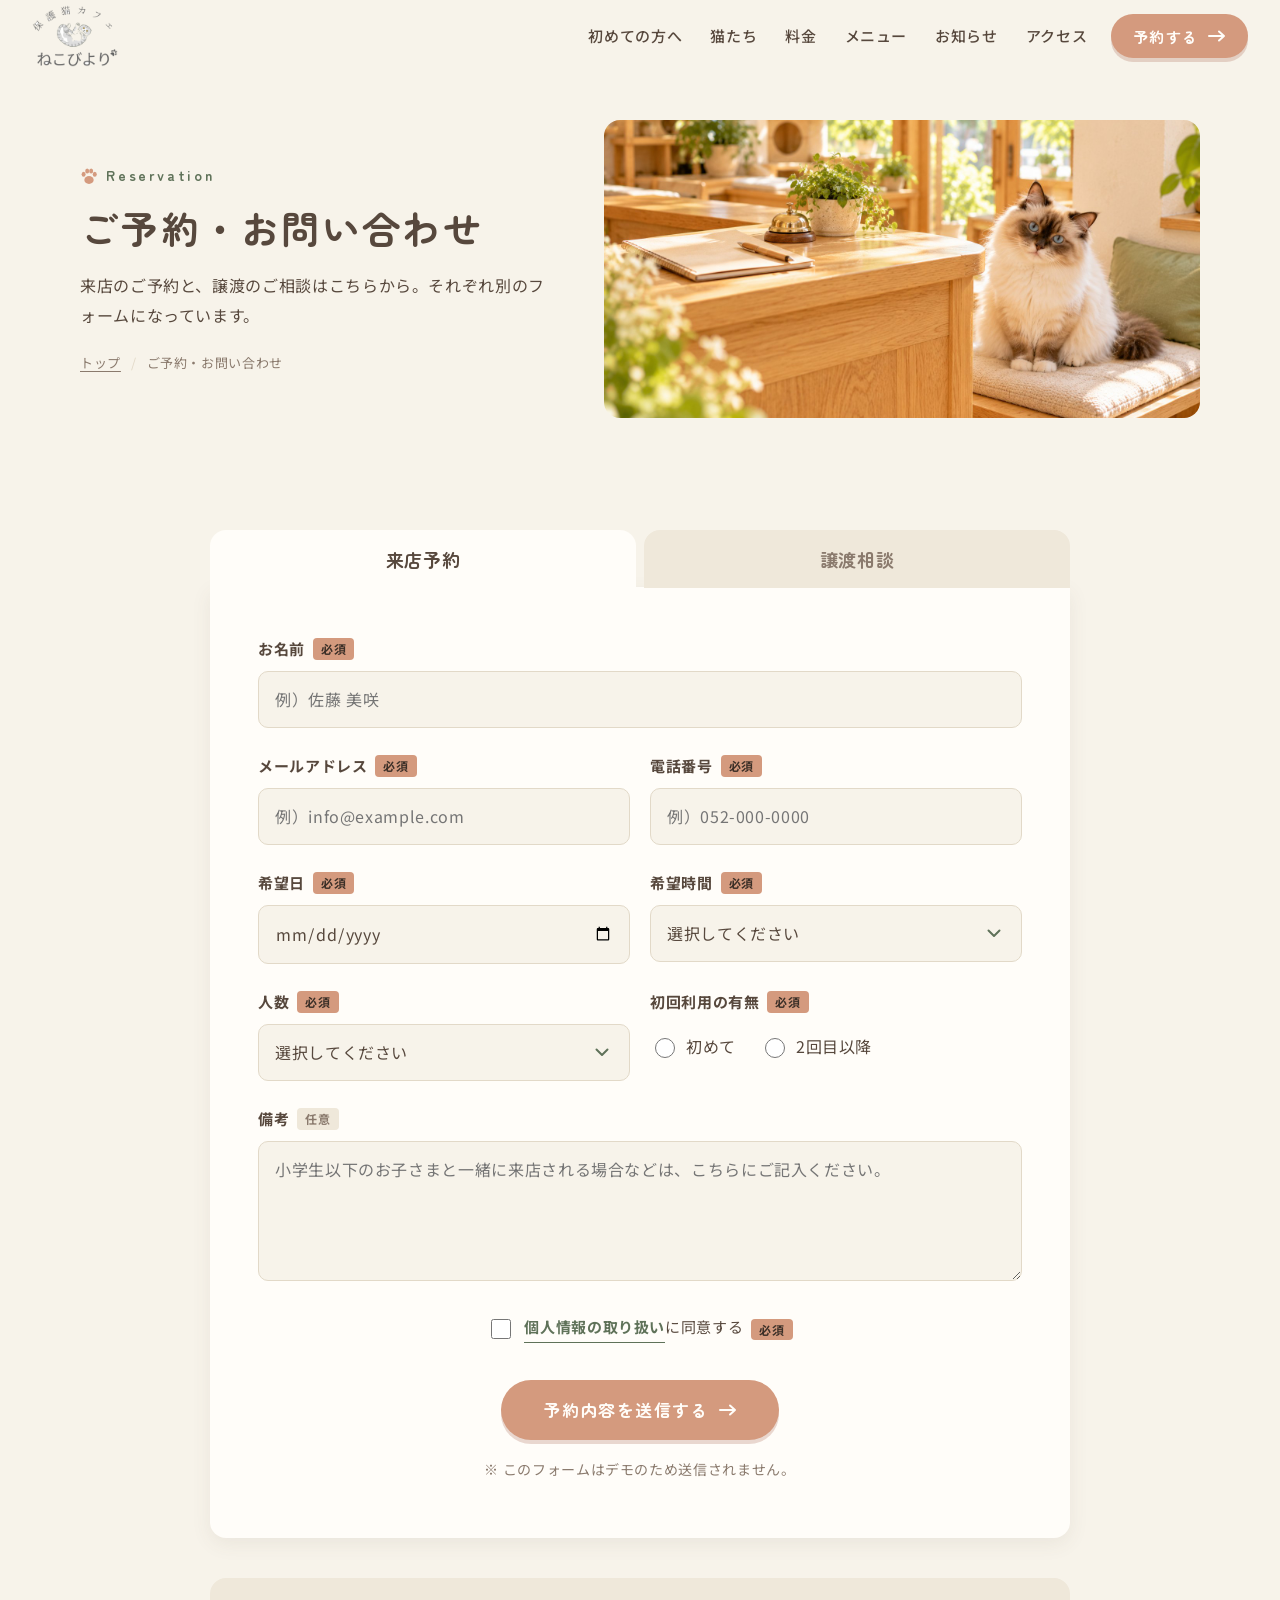
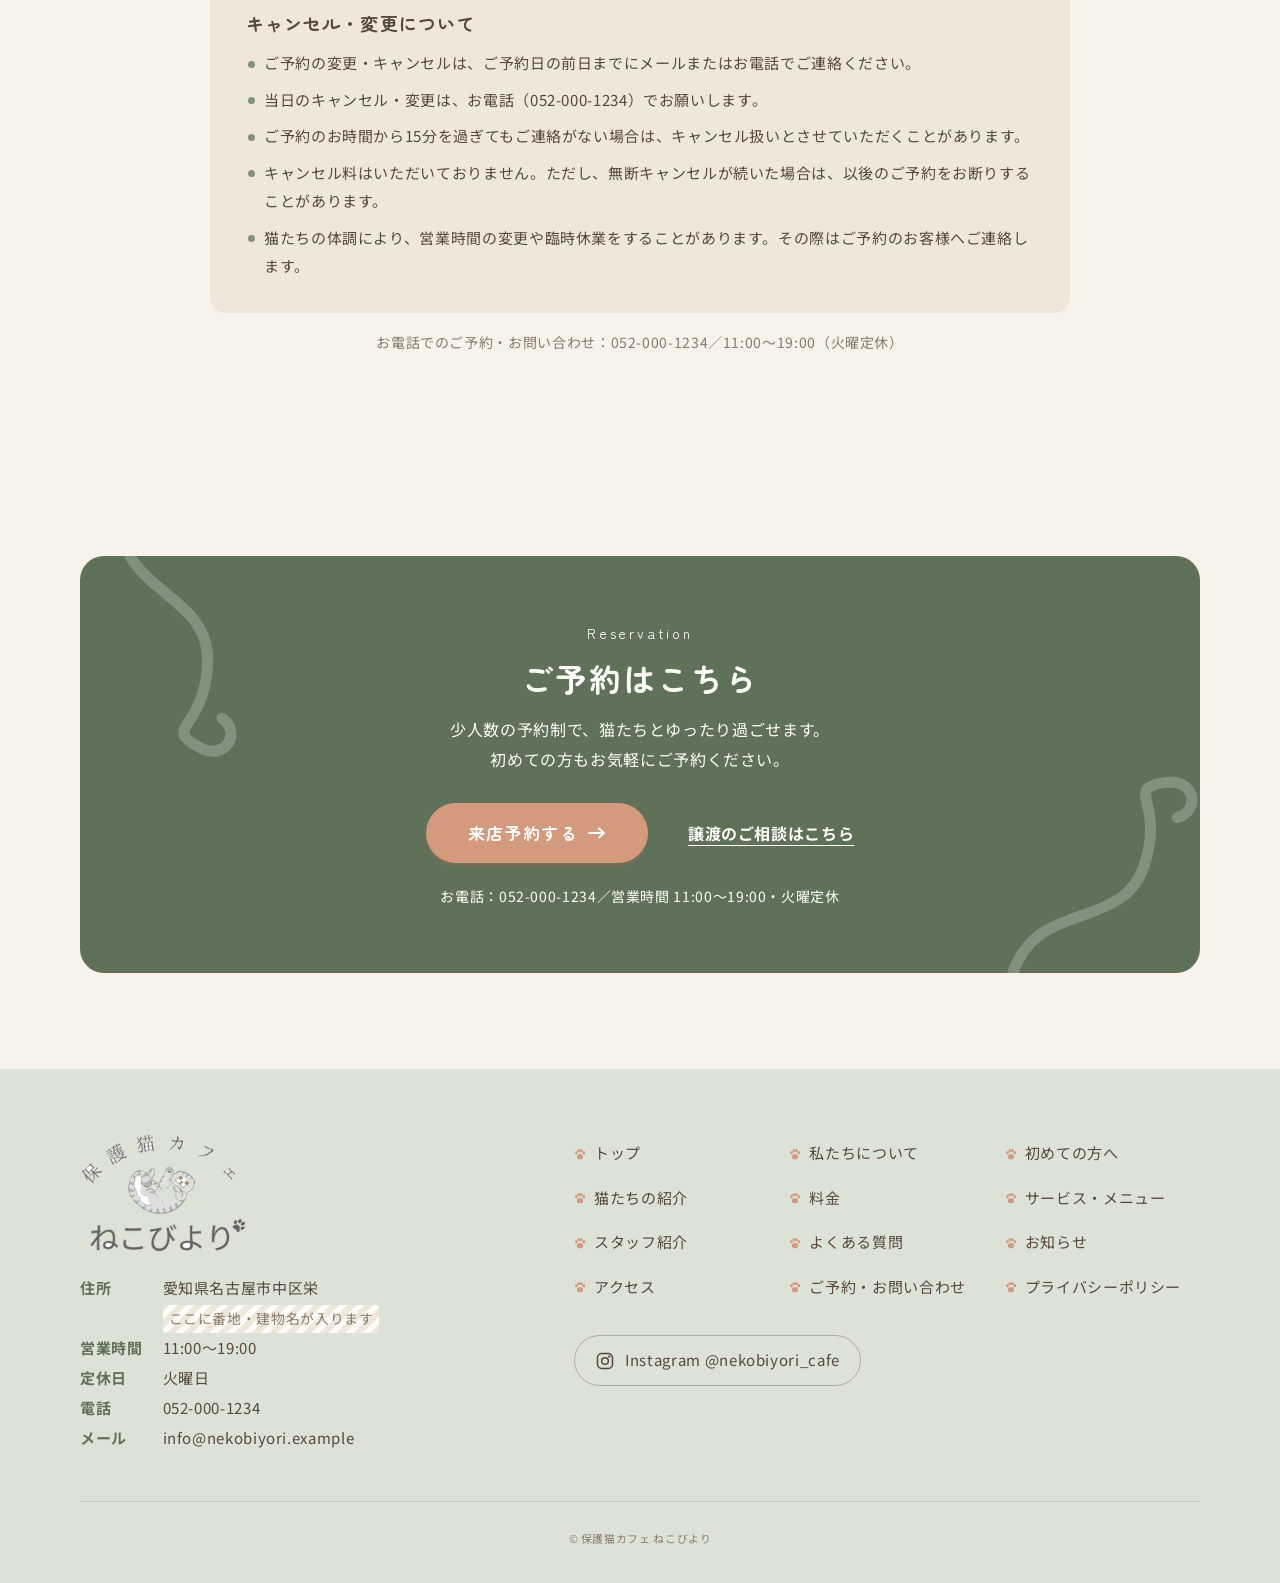
<file: reserve.html>
<!DOCTYPE html>
<html lang="ja" class="no-js">
<head>
<meta charset="UTF-8">
<meta name="viewport" content="width=device-width, initial-scale=1">
<title>ご予約・お問い合わせ｜保護猫カフェ ねこびより</title>
<meta name="description" content="来店予約と譲渡相談のフォーム。譲渡は審査・面談制です。">
<link rel="icon" href="favicon.ico" sizes="any">
<link rel="icon" href="images/favicon-32.png" type="image/png" sizes="32x32">
<link rel="icon" href="images/favicon-192.png" type="image/png" sizes="192x192">
<link rel="apple-touch-icon" href="images/apple-touch-icon.png">
<link rel="preconnect" href="https://fonts.googleapis.com">
<link rel="preconnect" href="https://fonts.gstatic.com" crossorigin>
<link href="https://fonts.googleapis.com/css2?family=Noto+Sans+JP:wght@400;500;700&family=Zen+Maru+Gothic:wght@500;700&display=swap" rel="stylesheet">
<link rel="stylesheet" href="css/style.css?v=202610182017">
</head>
<body class="page-reserve">
<svg xmlns="http://www.w3.org/2000/svg" style="display:none" aria-hidden="true">
  <!-- 肉球（オリジナル） -->
  <symbol id="i-paw" viewBox="-24 -26 48 50"><ellipse cx="0" cy="10" rx="13" ry="11"/><ellipse cx="-15" cy="-6" rx="5.5" ry="7"/><ellipse cx="-5" cy="-15" rx="5.5" ry="7"/><ellipse cx="6" cy="-15" rx="5.5" ry="7"/><ellipse cx="16" cy="-6" rx="5.5" ry="7"/></symbol>
  <!-- しっぽの波線 -->
  <symbol id="i-tail" viewBox="0 0 140 24"><path d="M4 14 C 22 2, 34 22, 52 12 S 82 2, 100 12 S 124 20, 128 10 C 131 3, 138 4, 136 10"/></symbol>
  <symbol id="i-tail-big" viewBox="0 0 200 200"><path d="M20 190 C 40 120, 120 150, 140 90 S 120 20, 160 14 C 186 10, 192 40, 170 46"/></symbol>
  <symbol id="i-tel" viewBox="0 0 24 24"><path d="M6.6 10.8a15.1 15.1 0 0 0 6.6 6.6l2.2-2.2a1 1 0 0 1 1-.25 11.4 11.4 0 0 0 3.6.57 1 1 0 0 1 1 1V20a1 1 0 0 1-1 1A17 17 0 0 1 3 4a1 1 0 0 1 1-1h3.5a1 1 0 0 1 1 1c0 1.25.2 2.45.57 3.57a1 1 0 0 1-.25 1l-2.2 2.2Z"/></symbol>
  <symbol id="i-check" viewBox="0 0 24 24"><path d="M12 2a10 10 0 1 0 0 20 10 10 0 0 0 0-20Zm-1.4 14.6-4.2-4.2 1.4-1.4 2.8 2.8 5.6-5.6 1.4 1.4-7 7Z"/></symbol>
  <symbol id="i-info" viewBox="0 0 24 24"><path d="M12 2a10 10 0 1 0 0 20 10 10 0 0 0 0-20Zm1 15h-2v-6h2v6Zm0-8h-2V7h2v2Z"/></symbol>
  <symbol id="i-insta" viewBox="0 0 24 24"><rect x="3" y="3" width="18" height="18" rx="5"/><circle cx="12" cy="12" r="4"/><circle cx="17.3" cy="6.7" r="0.6"/></symbol>
  <!-- 線のアイコン（利用ルールなど） -->
  <symbol id="i-calendar" viewBox="0 0 24 24"><rect x="3" y="5" width="18" height="16" rx="3"/><path d="M3 10h18M8 3v4M16 3v4"/></symbol>
  <symbol id="i-child" viewBox="0 0 24 24"><circle cx="8" cy="6" r="2.5"/><circle cx="16.5" cy="9" r="2"/><path d="M4 21v-6a4 4 0 0 1 8 0v6M13.5 21v-4a3 3 0 0 1 6 0v4"/></symbol>
  <symbol id="i-hand" viewBox="0 0 24 24"><path d="M7 13V6a1.5 1.5 0 0 1 3 0v5M10 11V4.5a1.5 1.5 0 0 1 3 0V11M13 11V5.5a1.5 1.5 0 0 1 3 0V12M16 12V8.5a1.5 1.5 0 0 1 3 0V15a6 6 0 0 1-6 6h-1a6 6 0 0 1-5-2.7L4 14.5a1.5 1.5 0 0 1 2.4-1.8L7 13.5"/></symbol>
  <symbol id="i-camera" viewBox="0 0 24 24"><path d="M4 8h3l2-3h6l2 3h3v11H4z"/><circle cx="12" cy="13" r="3.5"/><path d="M3 3l18 18"/></symbol>
  <symbol id="i-moon" viewBox="0 0 24 24"><path d="M20 14.5A8 8 0 0 1 9.5 4 8 8 0 1 0 20 14.5Z"/></symbol>
  <symbol id="i-cup" viewBox="0 0 24 24"><path d="M4 9h13v5a6 6 0 0 1-6 6h-1a6 6 0 0 1-6-6V9ZM17 11h1.5a2.5 2.5 0 0 1 0 5H16M8 3c0 1.5 1 1.5 1 3M12 3c0 1.5 1 1.5 1 3"/></symbol>
  <symbol id="i-heart" viewBox="0 0 24 24"><path d="M12 20s-7-4.4-9-9a4.8 4.8 0 0 1 9-3 4.8 4.8 0 0 1 9 3c-2 4.6-9 9-9 9Z"/></symbol>
  <symbol id="i-users" viewBox="0 0 24 24"><circle cx="9" cy="8" r="3"/><circle cx="17" cy="9" r="2.5"/><path d="M3 20a6 6 0 0 1 12 0M14 20a4.5 4.5 0 0 1 7.5-3.4"/></symbol>
  <symbol id="i-home" viewBox="0 0 24 24"><path d="M3 11 12 4l9 7M5 10v10h14V10M10 20v-5h4v5"/></symbol>
  <symbol id="i-door" viewBox="0 0 24 24"><path d="M5 21V4.5A1.5 1.5 0 0 1 6.5 3h11A1.5 1.5 0 0 1 19 4.5V21M3 21h18"/><circle cx="15" cy="12.5" r="1"/></symbol>
  <!-- 猫の顔（オリジナル） -->
  <symbol id="i-cat" viewBox="0 0 24 24"><path d="M4.5 19.5V9.5L6 3.5l4 4h4l4-4 1.5 6v10z"/><path d="M9 13.5h.01M15 13.5h.01M10.5 16.5q1.5 1.2 3 0M1.5 15.5l3 .5M1.5 18.5l3-.5M22.5 15.5l-3 .5M22.5 18.5l-3-.5"/></symbol>
  <symbol id="i-quiet" viewBox="0 0 24 24"><path d="M4 9h4l5-4v14l-5-4H4zM17 9l4 6M21 9l-4 6"/></symbol>
</svg>

<header class="header" id="header">
  <div class="header__inner">
    <a class="header__logo" href="index.html">
      <!-- ロゴ：images/logo-header.png（元データ：images/logo.png・背景透過） -->
      <img src="images/logo-header.png" width="222" height="160" alt="保護猫カフェ ねこびより">
    </a>
    <nav class="gnav" aria-label="グローバルナビゲーション">
      <ul class="gnav__list">
          <li><a class="gnav__link" href="guide.html">初めての方へ</a></li>
          <li><a class="gnav__link" href="cats.html">猫たち</a></li>
          <li><a class="gnav__link" href="price.html">料金</a></li>
          <li><a class="gnav__link" href="menu.html">メニュー</a></li>
          <li><a class="gnav__link" href="news.html">お知らせ</a></li>
          <li><a class="gnav__link" href="access.html">アクセス</a></li>
      </ul>
    </nav>
    <a class="btn btn--reserve btn--sm header__reserve" href="reserve.html">予約する<span class="btn__arrow" aria-hidden="true"></span></a>
    <button class="hamburger" type="button" aria-controls="drawer" aria-expanded="false" aria-label="メニューを開く">
      <span></span><span></span><span></span>
    </button>
  </div>
  <div class="drawer" id="drawer" aria-hidden="true">
    <nav aria-label="スマートフォン用メニュー">
      <ul class="drawer__list">
        <li><a class="drawer__link" href="index.html"><svg aria-hidden="true"><use href="#i-paw"></use></svg>トップ</a></li>
        <li><a class="drawer__link" href="about.html"><svg aria-hidden="true"><use href="#i-paw"></use></svg>私たちについて</a></li>
        <li><a class="drawer__link" href="guide.html"><svg aria-hidden="true"><use href="#i-paw"></use></svg>初めての方へ</a></li>
        <li><a class="drawer__link" href="cats.html"><svg aria-hidden="true"><use href="#i-paw"></use></svg>猫たちの紹介</a></li>
        <li><a class="drawer__link" href="price.html"><svg aria-hidden="true"><use href="#i-paw"></use></svg>料金</a></li>
        <li><a class="drawer__link" href="menu.html"><svg aria-hidden="true"><use href="#i-paw"></use></svg>サービス・メニュー</a></li>
        <li><a class="drawer__link" href="staff.html"><svg aria-hidden="true"><use href="#i-paw"></use></svg>スタッフ紹介</a></li>
        <li><a class="drawer__link" href="faq.html"><svg aria-hidden="true"><use href="#i-paw"></use></svg>よくある質問</a></li>
        <li><a class="drawer__link" href="news.html"><svg aria-hidden="true"><use href="#i-paw"></use></svg>お知らせ</a></li>
        <li><a class="drawer__link" href="access.html"><svg aria-hidden="true"><use href="#i-paw"></use></svg>アクセス</a></li>
        <li><a class="drawer__link" href="reserve.html"><svg aria-hidden="true"><use href="#i-paw"></use></svg>ご予約・お問い合わせ</a></li>
        <li><a class="drawer__link" href="privacy.html"><svg aria-hidden="true"><use href="#i-paw"></use></svg>プライバシーポリシー</a></li>
      </ul>
    </nav>
    <div class="drawer__cta">
      <a class="btn btn--reserve btn--lg" href="reserve.html">来店予約する<span class="btn__arrow" aria-hidden="true"></span></a>
      <a class="btn btn--outline" href="reserve.html#adoption">譲渡のご相談</a>
    </div>
    <!-- ▼WP化：営業時間 -->
    <p class="drawer__info">営業時間 11:00〜19:00（火曜定休）</p>
    <!-- ▲WP化：営業時間 -->
  </div>
</header>

<main class="main" id="main">
  <section class="page-header">
    <div class="container page-header__inner">
      <div class="page-header__text">
        <p class="page-header__en"><svg aria-hidden="true"><use href="#i-paw"></use></svg>Reservation</p>
        <h1 class="page-header__title">ご予約・お問い合わせ</h1>
        <p class="page-header__lead">来店のご予約と、譲渡のご相談はこちらから。それぞれ別のフォームになっています。</p>
        <nav aria-label="パンくずリスト"><ol class="breadcrumb"><li><a href="index.html">トップ</a></li><li aria-current="page">ご予約・お問い合わせ</li></ol></nav>
      </div>
      <div class="page-header__photo">
        <!-- 画像差し替え：page-header-reserve｜1600×800（2:1）｜ご予約・お問い合わせページのタイトル背景 -->
<img src="images/page-header-reserve.jpg" width="1600" height="800" alt="" fetchpriority="high" decoding="async">
      </div>
    </div>
  </section>

  <section class="section section--tight">
    <div class="container container--narrow">
      <div class="tabs" role="tablist" aria-label="フォームの種類">
        <button class="tabs__btn" type="button" role="tab" id="tab-visit" aria-controls="panel-visit" aria-selected="true">来店予約</button>
        <button class="tabs__btn" type="button" role="tab" id="tab-adoption" aria-controls="panel-adoption" aria-selected="false" tabindex="-1">譲渡相談</button>
      </div>

      <!-- ========== 来店予約フォーム ========== -->
      <div class="tab-panel" id="panel-visit" role="tabpanel" aria-labelledby="tab-visit">
        <form class="form js-validate" novalidate>
            <div class="form__row">
              <label class="form__label" for="visitName">お名前<span class="form__req">必須</span></label>
              <input class="form__input" type="text" id="visitName" name="visitName" placeholder="例）佐藤 美咲" autocomplete="name" required>
              <p class="form__error" data-error-for="visitName" role="alert"></p>
            </div>
          <div class="form__cols">
            <div class="form__row">
              <label class="form__label" for="visitEmail">メールアドレス<span class="form__req">必須</span></label>
              <input class="form__input" type="email" id="visitEmail" name="visitEmail" placeholder="例）info@example.com" autocomplete="email" required>
              <p class="form__error" data-error-for="visitEmail" role="alert"></p>
            </div>
            <div class="form__row">
              <label class="form__label" for="visitTel">電話番号<span class="form__req">必須</span></label>
              <input class="form__input" type="tel" id="visitTel" name="visitTel" placeholder="例）052-000-0000" autocomplete="tel" required>
              <p class="form__error" data-error-for="visitTel" role="alert"></p>
            </div>
          </div>
          <div class="form__cols">
            <div class="form__row">
              <label class="form__label" for="visitDate">希望日<span class="form__req">必須</span></label>
              <input class="form__input" type="date" id="visitDate" name="visitDate" required>
              <p class="form__error" data-error-for="visitDate" role="alert"></p>
            </div>
            <div class="form__row">
              <label class="form__label" for="visitTime">希望時間<span class="form__req">必須</span></label>
              <select class="form__select" id="visitTime" name="visitTime" required>
                <option value="">選択してください</option><option value="11:00">11:00</option><option value="12:00">12:00</option><option value="13:00">13:00</option><option value="14:00">14:00</option><option value="15:00">15:00</option><option value="16:00">16:00</option><option value="17:00">17:00</option>
              </select>
              <p class="form__error" data-error-for="visitTime" role="alert"></p>
            </div>
          </div>
          <div class="form__cols">
            <div class="form__row">
              <label class="form__label" for="visitNum">人数<span class="form__req">必須</span></label>
              <select class="form__select" id="visitNum" name="visitNum" required>
                <option value="">選択してください</option><option>1名</option><option>2名</option><option>3名</option><option>4名</option>
              </select>
              <p class="form__error" data-error-for="visitNum" role="alert"></p>
            </div>
            <div class="form__row">
              <p class="form__label" id="visitFirstLabel">初回利用の有無<span class="form__req">必須</span></p>
              <div class="form__radios" role="radiogroup" aria-labelledby="visitFirstLabel">
                <label><input type="radio" name="visitFirst" value="初めて" required>初めて</label>
                <label><input type="radio" name="visitFirst" value="2回目以降">2回目以降</label>
              </div>
              <p class="form__error" data-error-for="visitFirst" role="alert"></p>
            </div>
          </div>
          <div class="form__row">
            <label class="form__label" for="visitNote">備考<span class="form__opt">任意</span></label>
            <textarea class="form__textarea" id="visitNote" name="visitNote" placeholder="小学生以下のお子さまと一緒に来店される場合などは、こちらにご記入ください。"></textarea>
          </div>
            <div class="form__row form__row--agree">
              <label class="form__check"><input type="checkbox" name="visitAgree" required><span><a class="text-link" href="privacy.html" target="_blank">個人情報の取り扱い</a>に同意する<span class="form__req">必須</span></span></label>
              <p class="form__error" data-error-for="visitAgree" role="alert"></p>
            </div>
          <div class="form__submit">
            <button class="btn btn--reserve btn--lg" type="submit">予約内容を送信する<span class="btn__arrow" aria-hidden="true"></span></button>
            <p class="form__result" role="status"></p>
            <p class="note note--center">※ このフォームはデモのため送信されません。</p>
          </div>
        </form>
      </div>

      <!-- ========== 譲渡相談フォーム ========== -->
      <div class="tab-panel" id="panel-adoption" role="tabpanel" aria-labelledby="tab-adoption" hidden>
        <div class="notice u-mb-28">
          <svg aria-hidden="true"><use href="#i-info"></use></svg>
          <p><strong>譲渡は審査・面談制です。</strong>このフォームはカフェの来店予約ではありません。お申し込み後、スタッフから面談についてご連絡します。</p>
        </div>
        <form class="form js-validate" novalidate>
            <div class="form__row">
              <label class="form__label" for="adoptName">お名前<span class="form__req">必須</span></label>
              <input class="form__input" type="text" id="adoptName" name="adoptName" placeholder="例）佐藤 美咲" autocomplete="name" required>
              <p class="form__error" data-error-for="adoptName" role="alert"></p>
            </div>
          <div class="form__cols">
            <div class="form__row">
              <label class="form__label" for="adoptEmail">メールアドレス<span class="form__req">必須</span></label>
              <input class="form__input" type="email" id="adoptEmail" name="adoptEmail" placeholder="例）info@example.com" autocomplete="email" required>
              <p class="form__error" data-error-for="adoptEmail" role="alert"></p>
            </div>
            <div class="form__row">
              <label class="form__label" for="adoptTel">電話番号<span class="form__req">必須</span></label>
              <input class="form__input" type="tel" id="adoptTel" name="adoptTel" placeholder="例）052-000-0000" autocomplete="tel" required>
              <p class="form__error" data-error-for="adoptTel" role="alert"></p>
            </div>
          </div>
          <div class="form__row">
            <label class="form__label" for="adoptCat">気になる猫<span class="form__opt">任意</span></label>
            <select class="form__select" id="adoptCat" name="adoptCat">
              <option value="">まだ決まっていない</option>
            </select>
          </div>
          <div class="form__row">
            <label class="form__label" for="adoptMessage">相談内容<span class="form__req">必須</span></label>
            <textarea class="form__textarea" id="adoptMessage" name="adoptMessage" placeholder="猫を迎えたい時期、お住まいの環境、気になることなどをご記入ください。" required></textarea>
            <p class="form__error" data-error-for="adoptMessage" role="alert"></p>
          </div>
            <div class="form__row form__row--agree">
              <label class="form__check"><input type="checkbox" name="adoptAgree" required><span><a class="text-link" href="privacy.html" target="_blank">個人情報の取り扱い</a>に同意する<span class="form__req">必須</span></span></label>
              <p class="form__error" data-error-for="adoptAgree" role="alert"></p>
            </div>
          <div class="form__submit">
            <button class="btn btn--main btn--lg" type="submit">相談内容を送信する<span class="btn__arrow" aria-hidden="true"></span></button>
            <p class="form__result" role="status"></p>
            <p class="note note--center">※ このフォームはデモのため送信されません。</p>
          </div>
        </form>
      </div>

      <div class="cancel-box js-fade" id="cancel">
        <h2>キャンセル・変更について</h2>
        <ul class="cancel-box__list">
          <li>ご予約の変更・キャンセルは、ご予約日の前日までにメールまたはお電話でご連絡ください。</li>
          <li>当日のキャンセル・変更は、お電話（052-000-1234）でお願いします。</li>
          <li>ご予約のお時間から15分を過ぎてもご連絡がない場合は、キャンセル扱いとさせていただくことがあります。</li>
          <li>キャンセル料はいただいておりません。ただし、無断キャンセルが続いた場合は、以後のご予約をお断りすることがあります。</li>
          <li>猫たちの体調により、営業時間の変更や臨時休業をすることがあります。その際はご予約のお客様へご連絡します。</li>
        </ul>
      </div>
      <p class="note note--center">お電話でのご予約・お問い合わせ：052-000-1234／11:00〜19:00（火曜定休）</p>
    </div>
  </section>

  <section class="cta" aria-labelledby="cta-title">
    <div class="container">
      <div class="cta__box js-fade">
        <svg class="cta__deco" aria-hidden="true"><use href="#i-tail-big"></use></svg>
        <svg class="cta__deco cta__deco--left" aria-hidden="true"><use href="#i-tail-big"></use></svg>
        <p class="cta__en">Reservation</p>
        <h2 class="cta__title" id="cta-title">ご予約はこちら</h2>
        <p class="cta__text">少人数の予約制で、<br class="br-sp">猫たちとゆったり過ごせます。<br>初めての方もお気軽にご予約ください。</p>
        <div class="cta__buttons">
          <a class="btn btn--reserve btn--lg" href="reserve.html">来店予約する<span class="btn__arrow" aria-hidden="true"></span></a>
          <a class="cta__sub" href="reserve.html#adoption">譲渡のご相談はこちら</a>
        </div>
        <p class="cta__tel">お電話：052-000-1234／営業時間 11:00〜19:00・火曜定休</p>
      </div>
    </div>
  </section>
</main>

<footer class="footer">
  <div class="container">
    <div class="footer__grid">
      <div>
        <a class="footer__logo" href="index.html">
          <!-- ロゴ：images/logo-header.png（元データ：images/logo.png・背景透過） -->
          <img src="images/logo-header.png" width="222" height="160" alt="保護猫カフェ ねこびより" loading="lazy">
        </a>
        <!-- ▼WP化：店舗情報・営業時間 -->
        <dl class="footer__info">
          <dt>住所</dt><dd>愛知県名古屋市中区栄 <span class="ph">ここに番地・建物名が入ります</span></dd>
          <dt>営業時間</dt><dd>11:00〜19:00</dd>
          <dt>定休日</dt><dd>火曜日</dd>
          <dt>電話</dt><dd>052-000-1234</dd>
          <dt>メール</dt><dd>info@nekobiyori.example</dd>
        </dl>
        <!-- ▲WP化：店舗情報・営業時間 -->
      </div>
      <div>
        <nav class="footer__nav" aria-label="フッターナビゲーション">
          <a href="index.html"><svg aria-hidden="true"><use href="#i-paw"></use></svg>トップ</a>
          <a href="about.html"><svg aria-hidden="true"><use href="#i-paw"></use></svg>私たちについて</a>
          <a href="guide.html"><svg aria-hidden="true"><use href="#i-paw"></use></svg>初めての方へ</a>
          <a href="cats.html"><svg aria-hidden="true"><use href="#i-paw"></use></svg>猫たちの紹介</a>
          <a href="price.html"><svg aria-hidden="true"><use href="#i-paw"></use></svg>料金</a>
          <a href="menu.html"><svg aria-hidden="true"><use href="#i-paw"></use></svg>サービス・メニュー</a>
          <a href="staff.html"><svg aria-hidden="true"><use href="#i-paw"></use></svg>スタッフ紹介</a>
          <a href="faq.html"><svg aria-hidden="true"><use href="#i-paw"></use></svg>よくある質問</a>
          <a href="news.html"><svg aria-hidden="true"><use href="#i-paw"></use></svg>お知らせ</a>
          <a href="access.html"><svg aria-hidden="true"><use href="#i-paw"></use></svg>アクセス</a>
          <a href="reserve.html"><svg aria-hidden="true"><use href="#i-paw"></use></svg>ご予約・お問い合わせ</a>
          <a href="privacy.html"><svg aria-hidden="true"><use href="#i-paw"></use></svg>プライバシーポリシー</a>
        </nav>
        <a class="footer__sns" href="https://www.instagram.com/" target="_blank" rel="noopener"><svg aria-hidden="true"><use href="#i-insta"></use></svg>Instagram @nekobiyori_cafe</a>
      </div>
    </div>
    <p class="footer__copy"><small>&copy; 保護猫カフェ ねこびより</small></p>
  </div>
</footer>

<div class="sp-cta">
  <a class="sp-cta__tel" href="tel:0520001234">
    <span class="sp-cta__tel-icon"><svg aria-hidden="true"><use href="#i-tel"></use></svg></span>
    <span class="sp-cta__tel-text"><span class="sp-cta__tel-num">052-000-1234</span><span class="sp-cta__tel-time">11:00〜19:00／火曜定休</span></span>
  </a>
  <a class="btn btn--reserve" href="reserve.html">来店予約する<span class="btn__arrow" aria-hidden="true"></span></a>
</div>

<script src="js/main.js?v=202610182017"></script>
</body>
</html>
</file>
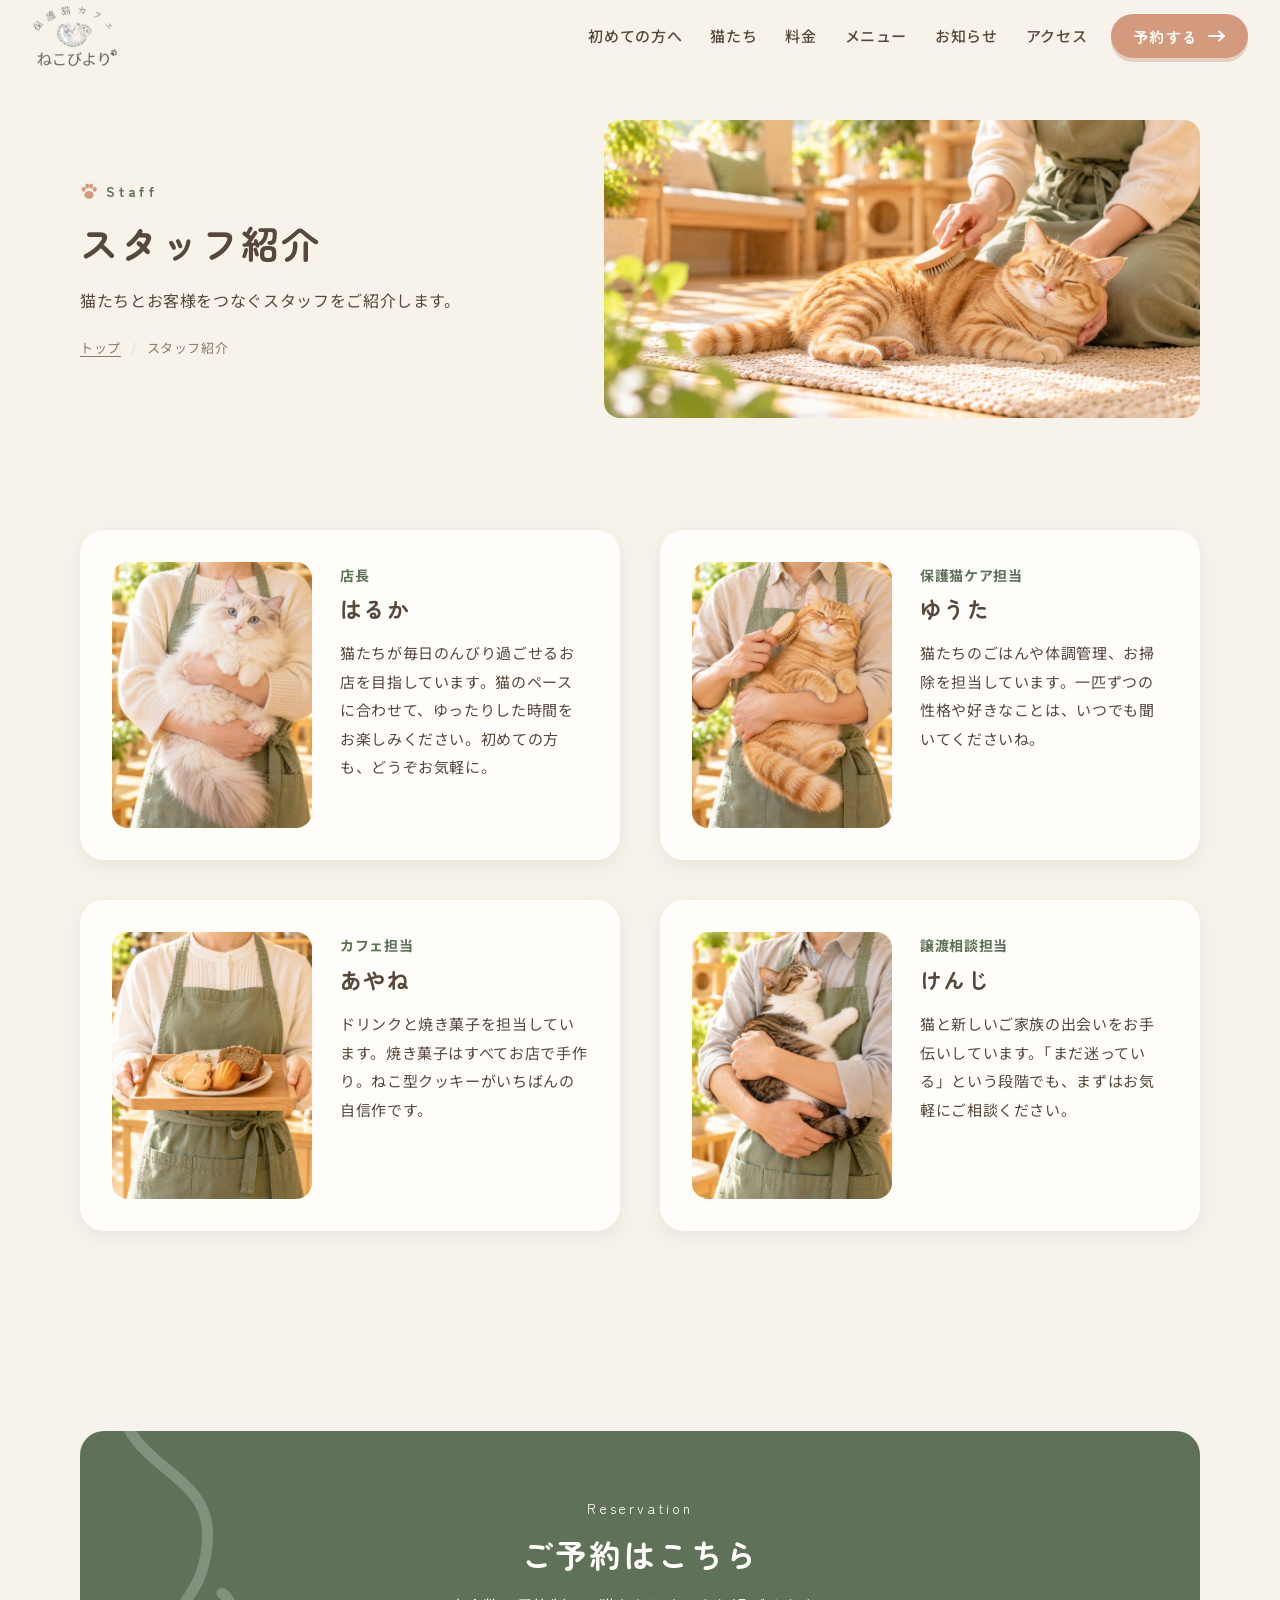
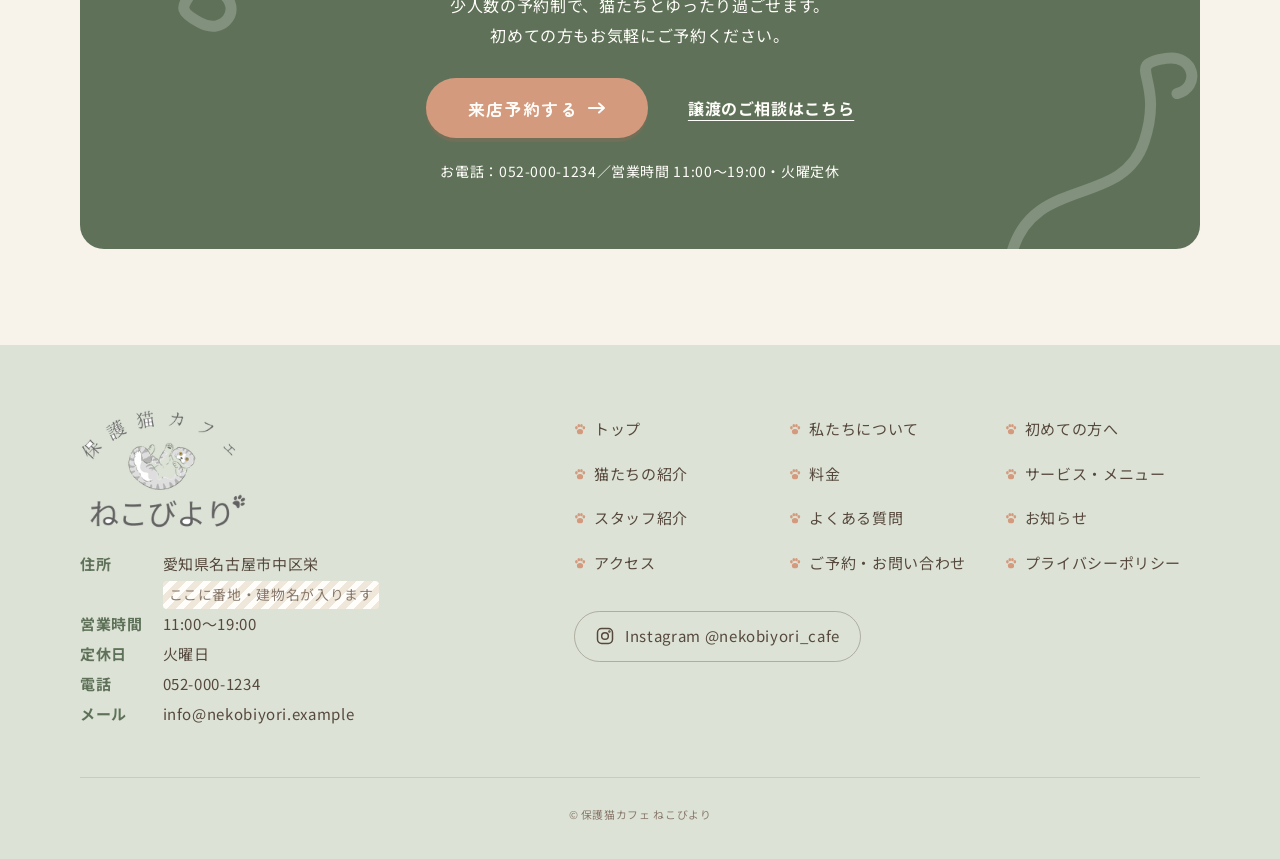
<file: staff.html>
<!DOCTYPE html>
<html lang="ja" class="no-js">
<head>
<meta charset="UTF-8">
<meta name="viewport" content="width=device-width, initial-scale=1">
<title>スタッフ紹介｜保護猫カフェ ねこびより</title>
<meta name="description" content="店長、保護猫ケア担当、カフェ担当、譲渡相談担当のスタッフをご紹介します。">
<link rel="icon" href="favicon.ico" sizes="any">
<link rel="icon" href="images/favicon-32.png" type="image/png" sizes="32x32">
<link rel="icon" href="images/favicon-192.png" type="image/png" sizes="192x192">
<link rel="apple-touch-icon" href="images/apple-touch-icon.png">
<link rel="preconnect" href="https://fonts.googleapis.com">
<link rel="preconnect" href="https://fonts.gstatic.com" crossorigin>
<link href="https://fonts.googleapis.com/css2?family=Noto+Sans+JP:wght@400;500;700&family=Zen+Maru+Gothic:wght@500;700&display=swap" rel="stylesheet">
<link rel="stylesheet" href="css/style.css?v=202610182017">
</head>
<body class="page-staff">
<svg xmlns="http://www.w3.org/2000/svg" style="display:none" aria-hidden="true">
  <!-- 肉球（オリジナル） -->
  <symbol id="i-paw" viewBox="-24 -26 48 50"><ellipse cx="0" cy="10" rx="13" ry="11"/><ellipse cx="-15" cy="-6" rx="5.5" ry="7"/><ellipse cx="-5" cy="-15" rx="5.5" ry="7"/><ellipse cx="6" cy="-15" rx="5.5" ry="7"/><ellipse cx="16" cy="-6" rx="5.5" ry="7"/></symbol>
  <!-- しっぽの波線 -->
  <symbol id="i-tail" viewBox="0 0 140 24"><path d="M4 14 C 22 2, 34 22, 52 12 S 82 2, 100 12 S 124 20, 128 10 C 131 3, 138 4, 136 10"/></symbol>
  <symbol id="i-tail-big" viewBox="0 0 200 200"><path d="M20 190 C 40 120, 120 150, 140 90 S 120 20, 160 14 C 186 10, 192 40, 170 46"/></symbol>
  <symbol id="i-tel" viewBox="0 0 24 24"><path d="M6.6 10.8a15.1 15.1 0 0 0 6.6 6.6l2.2-2.2a1 1 0 0 1 1-.25 11.4 11.4 0 0 0 3.6.57 1 1 0 0 1 1 1V20a1 1 0 0 1-1 1A17 17 0 0 1 3 4a1 1 0 0 1 1-1h3.5a1 1 0 0 1 1 1c0 1.25.2 2.45.57 3.57a1 1 0 0 1-.25 1l-2.2 2.2Z"/></symbol>
  <symbol id="i-check" viewBox="0 0 24 24"><path d="M12 2a10 10 0 1 0 0 20 10 10 0 0 0 0-20Zm-1.4 14.6-4.2-4.2 1.4-1.4 2.8 2.8 5.6-5.6 1.4 1.4-7 7Z"/></symbol>
  <symbol id="i-info" viewBox="0 0 24 24"><path d="M12 2a10 10 0 1 0 0 20 10 10 0 0 0 0-20Zm1 15h-2v-6h2v6Zm0-8h-2V7h2v2Z"/></symbol>
  <symbol id="i-insta" viewBox="0 0 24 24"><rect x="3" y="3" width="18" height="18" rx="5"/><circle cx="12" cy="12" r="4"/><circle cx="17.3" cy="6.7" r="0.6"/></symbol>
  <!-- 線のアイコン（利用ルールなど） -->
  <symbol id="i-calendar" viewBox="0 0 24 24"><rect x="3" y="5" width="18" height="16" rx="3"/><path d="M3 10h18M8 3v4M16 3v4"/></symbol>
  <symbol id="i-child" viewBox="0 0 24 24"><circle cx="8" cy="6" r="2.5"/><circle cx="16.5" cy="9" r="2"/><path d="M4 21v-6a4 4 0 0 1 8 0v6M13.5 21v-4a3 3 0 0 1 6 0v4"/></symbol>
  <symbol id="i-hand" viewBox="0 0 24 24"><path d="M7 13V6a1.5 1.5 0 0 1 3 0v5M10 11V4.5a1.5 1.5 0 0 1 3 0V11M13 11V5.5a1.5 1.5 0 0 1 3 0V12M16 12V8.5a1.5 1.5 0 0 1 3 0V15a6 6 0 0 1-6 6h-1a6 6 0 0 1-5-2.7L4 14.5a1.5 1.5 0 0 1 2.4-1.8L7 13.5"/></symbol>
  <symbol id="i-camera" viewBox="0 0 24 24"><path d="M4 8h3l2-3h6l2 3h3v11H4z"/><circle cx="12" cy="13" r="3.5"/><path d="M3 3l18 18"/></symbol>
  <symbol id="i-moon" viewBox="0 0 24 24"><path d="M20 14.5A8 8 0 0 1 9.5 4 8 8 0 1 0 20 14.5Z"/></symbol>
  <symbol id="i-cup" viewBox="0 0 24 24"><path d="M4 9h13v5a6 6 0 0 1-6 6h-1a6 6 0 0 1-6-6V9ZM17 11h1.5a2.5 2.5 0 0 1 0 5H16M8 3c0 1.5 1 1.5 1 3M12 3c0 1.5 1 1.5 1 3"/></symbol>
  <symbol id="i-heart" viewBox="0 0 24 24"><path d="M12 20s-7-4.4-9-9a4.8 4.8 0 0 1 9-3 4.8 4.8 0 0 1 9 3c-2 4.6-9 9-9 9Z"/></symbol>
  <symbol id="i-users" viewBox="0 0 24 24"><circle cx="9" cy="8" r="3"/><circle cx="17" cy="9" r="2.5"/><path d="M3 20a6 6 0 0 1 12 0M14 20a4.5 4.5 0 0 1 7.5-3.4"/></symbol>
  <symbol id="i-home" viewBox="0 0 24 24"><path d="M3 11 12 4l9 7M5 10v10h14V10M10 20v-5h4v5"/></symbol>
  <symbol id="i-door" viewBox="0 0 24 24"><path d="M5 21V4.5A1.5 1.5 0 0 1 6.5 3h11A1.5 1.5 0 0 1 19 4.5V21M3 21h18"/><circle cx="15" cy="12.5" r="1"/></symbol>
  <!-- 猫の顔（オリジナル） -->
  <symbol id="i-cat" viewBox="0 0 24 24"><path d="M4.5 19.5V9.5L6 3.5l4 4h4l4-4 1.5 6v10z"/><path d="M9 13.5h.01M15 13.5h.01M10.5 16.5q1.5 1.2 3 0M1.5 15.5l3 .5M1.5 18.5l3-.5M22.5 15.5l-3 .5M22.5 18.5l-3-.5"/></symbol>
  <symbol id="i-quiet" viewBox="0 0 24 24"><path d="M4 9h4l5-4v14l-5-4H4zM17 9l4 6M21 9l-4 6"/></symbol>
</svg>

<header class="header" id="header">
  <div class="header__inner">
    <a class="header__logo" href="index.html">
      <!-- ロゴ：images/logo-header.png（元データ：images/logo.png・背景透過） -->
      <img src="images/logo-header.png" width="222" height="160" alt="保護猫カフェ ねこびより">
    </a>
    <nav class="gnav" aria-label="グローバルナビゲーション">
      <ul class="gnav__list">
          <li><a class="gnav__link" href="guide.html">初めての方へ</a></li>
          <li><a class="gnav__link" href="cats.html">猫たち</a></li>
          <li><a class="gnav__link" href="price.html">料金</a></li>
          <li><a class="gnav__link" href="menu.html">メニュー</a></li>
          <li><a class="gnav__link" href="news.html">お知らせ</a></li>
          <li><a class="gnav__link" href="access.html">アクセス</a></li>
      </ul>
    </nav>
    <a class="btn btn--reserve btn--sm header__reserve" href="reserve.html">予約する<span class="btn__arrow" aria-hidden="true"></span></a>
    <button class="hamburger" type="button" aria-controls="drawer" aria-expanded="false" aria-label="メニューを開く">
      <span></span><span></span><span></span>
    </button>
  </div>
  <div class="drawer" id="drawer" aria-hidden="true">
    <nav aria-label="スマートフォン用メニュー">
      <ul class="drawer__list">
        <li><a class="drawer__link" href="index.html"><svg aria-hidden="true"><use href="#i-paw"></use></svg>トップ</a></li>
        <li><a class="drawer__link" href="about.html"><svg aria-hidden="true"><use href="#i-paw"></use></svg>私たちについて</a></li>
        <li><a class="drawer__link" href="guide.html"><svg aria-hidden="true"><use href="#i-paw"></use></svg>初めての方へ</a></li>
        <li><a class="drawer__link" href="cats.html"><svg aria-hidden="true"><use href="#i-paw"></use></svg>猫たちの紹介</a></li>
        <li><a class="drawer__link" href="price.html"><svg aria-hidden="true"><use href="#i-paw"></use></svg>料金</a></li>
        <li><a class="drawer__link" href="menu.html"><svg aria-hidden="true"><use href="#i-paw"></use></svg>サービス・メニュー</a></li>
        <li><a class="drawer__link" href="staff.html"><svg aria-hidden="true"><use href="#i-paw"></use></svg>スタッフ紹介</a></li>
        <li><a class="drawer__link" href="faq.html"><svg aria-hidden="true"><use href="#i-paw"></use></svg>よくある質問</a></li>
        <li><a class="drawer__link" href="news.html"><svg aria-hidden="true"><use href="#i-paw"></use></svg>お知らせ</a></li>
        <li><a class="drawer__link" href="access.html"><svg aria-hidden="true"><use href="#i-paw"></use></svg>アクセス</a></li>
        <li><a class="drawer__link" href="reserve.html"><svg aria-hidden="true"><use href="#i-paw"></use></svg>ご予約・お問い合わせ</a></li>
        <li><a class="drawer__link" href="privacy.html"><svg aria-hidden="true"><use href="#i-paw"></use></svg>プライバシーポリシー</a></li>
      </ul>
    </nav>
    <div class="drawer__cta">
      <a class="btn btn--reserve btn--lg" href="reserve.html">来店予約する<span class="btn__arrow" aria-hidden="true"></span></a>
      <a class="btn btn--outline" href="reserve.html#adoption">譲渡のご相談</a>
    </div>
    <!-- ▼WP化：営業時間 -->
    <p class="drawer__info">営業時間 11:00〜19:00（火曜定休）</p>
    <!-- ▲WP化：営業時間 -->
  </div>
</header>

<main class="main" id="main">
  <section class="page-header">
    <div class="container page-header__inner">
      <div class="page-header__text">
        <p class="page-header__en"><svg aria-hidden="true"><use href="#i-paw"></use></svg>Staff</p>
        <h1 class="page-header__title">スタッフ紹介</h1>
        <p class="page-header__lead">猫たちとお客様をつなぐスタッフをご紹介します。</p>
        <nav aria-label="パンくずリスト"><ol class="breadcrumb"><li><a href="index.html">トップ</a></li><li aria-current="page">スタッフ紹介</li></ol></nav>
      </div>
      <div class="page-header__photo">
        <!-- 画像差し替え：page-header-staff｜1600×800（2:1）｜スタッフ紹介ページのタイトル背景 -->
<img src="images/page-header-staff.jpg" width="1600" height="800" alt="" fetchpriority="high" decoding="async">
      </div>
    </div>
  </section>

  <section class="section section--tight">
    <div class="container">
      <div class="staff-list">
        <article class="staff js-fade">
          <div class="staff__photo">
            <!-- 画像差し替え：staff-01｜900×1200（3:4）｜店長 -->
<img src="images/staff-01.jpg" width="900" height="1200" alt="店長・はるかの写真" loading="lazy" decoding="async">
          </div>
          <div>
            <p class="staff__role">店長</p>
            <h2 class="staff__name">はるか</h2>
            <p class="staff__comment">猫たちが毎日のんびり過ごせるお店を目指しています。猫のペースに合わせて、ゆったりした時間をお楽しみください。初めての方も、どうぞお気軽に。</p>
          </div>
        </article>
        <article class="staff js-fade">
          <div class="staff__photo">
            <!-- 画像差し替え：staff-02｜900×1200（3:4）｜保護猫ケア担当 -->
<img src="images/staff-02.jpg" width="900" height="1200" alt="保護猫ケア担当・ゆうたの写真" loading="lazy" decoding="async">
          </div>
          <div>
            <p class="staff__role">保護猫ケア担当</p>
            <h2 class="staff__name">ゆうた</h2>
            <p class="staff__comment">猫たちのごはんや体調管理、お掃除を担当しています。一匹ずつの性格や好きなことは、いつでも聞いてくださいね。</p>
          </div>
        </article>
        <article class="staff js-fade">
          <div class="staff__photo">
            <!-- 画像差し替え：staff-03｜900×1200（3:4）｜カフェ担当 -->
<img src="images/staff-03.jpg" width="900" height="1200" alt="カフェ担当・あやねの写真" loading="lazy" decoding="async">
          </div>
          <div>
            <p class="staff__role">カフェ担当</p>
            <h2 class="staff__name">あやね</h2>
            <p class="staff__comment">ドリンクと焼き菓子を担当しています。焼き菓子はすべてお店で手作り。ねこ型クッキーがいちばんの自信作です。</p>
          </div>
        </article>
        <article class="staff js-fade">
          <div class="staff__photo">
            <!-- 画像差し替え：staff-04｜900×1200（3:4）｜譲渡相談担当 -->
<img src="images/staff-04.jpg" width="900" height="1200" alt="譲渡相談担当・けんじの写真" loading="lazy" decoding="async">
          </div>
          <div>
            <p class="staff__role">譲渡相談担当</p>
            <h2 class="staff__name">けんじ</h2>
            <p class="staff__comment">猫と新しいご家族の出会いをお手伝いしています。「まだ迷っている」という段階でも、まずはお気軽にご相談ください。</p>
          </div>
        </article>
      </div>
    </div>
  </section>

  <section class="cta" aria-labelledby="cta-title">
    <div class="container">
      <div class="cta__box js-fade">
        <svg class="cta__deco" aria-hidden="true"><use href="#i-tail-big"></use></svg>
        <svg class="cta__deco cta__deco--left" aria-hidden="true"><use href="#i-tail-big"></use></svg>
        <p class="cta__en">Reservation</p>
        <h2 class="cta__title" id="cta-title">ご予約はこちら</h2>
        <p class="cta__text">少人数の予約制で、<br class="br-sp">猫たちとゆったり過ごせます。<br>初めての方もお気軽にご予約ください。</p>
        <div class="cta__buttons">
          <a class="btn btn--reserve btn--lg" href="reserve.html">来店予約する<span class="btn__arrow" aria-hidden="true"></span></a>
          <a class="cta__sub" href="reserve.html#adoption">譲渡のご相談はこちら</a>
        </div>
        <p class="cta__tel">お電話：052-000-1234／営業時間 11:00〜19:00・火曜定休</p>
      </div>
    </div>
  </section>
</main>

<footer class="footer">
  <div class="container">
    <div class="footer__grid">
      <div>
        <a class="footer__logo" href="index.html">
          <!-- ロゴ：images/logo-header.png（元データ：images/logo.png・背景透過） -->
          <img src="images/logo-header.png" width="222" height="160" alt="保護猫カフェ ねこびより" loading="lazy">
        </a>
        <!-- ▼WP化：店舗情報・営業時間 -->
        <dl class="footer__info">
          <dt>住所</dt><dd>愛知県名古屋市中区栄 <span class="ph">ここに番地・建物名が入ります</span></dd>
          <dt>営業時間</dt><dd>11:00〜19:00</dd>
          <dt>定休日</dt><dd>火曜日</dd>
          <dt>電話</dt><dd>052-000-1234</dd>
          <dt>メール</dt><dd>info@nekobiyori.example</dd>
        </dl>
        <!-- ▲WP化：店舗情報・営業時間 -->
      </div>
      <div>
        <nav class="footer__nav" aria-label="フッターナビゲーション">
          <a href="index.html"><svg aria-hidden="true"><use href="#i-paw"></use></svg>トップ</a>
          <a href="about.html"><svg aria-hidden="true"><use href="#i-paw"></use></svg>私たちについて</a>
          <a href="guide.html"><svg aria-hidden="true"><use href="#i-paw"></use></svg>初めての方へ</a>
          <a href="cats.html"><svg aria-hidden="true"><use href="#i-paw"></use></svg>猫たちの紹介</a>
          <a href="price.html"><svg aria-hidden="true"><use href="#i-paw"></use></svg>料金</a>
          <a href="menu.html"><svg aria-hidden="true"><use href="#i-paw"></use></svg>サービス・メニュー</a>
          <a href="staff.html"><svg aria-hidden="true"><use href="#i-paw"></use></svg>スタッフ紹介</a>
          <a href="faq.html"><svg aria-hidden="true"><use href="#i-paw"></use></svg>よくある質問</a>
          <a href="news.html"><svg aria-hidden="true"><use href="#i-paw"></use></svg>お知らせ</a>
          <a href="access.html"><svg aria-hidden="true"><use href="#i-paw"></use></svg>アクセス</a>
          <a href="reserve.html"><svg aria-hidden="true"><use href="#i-paw"></use></svg>ご予約・お問い合わせ</a>
          <a href="privacy.html"><svg aria-hidden="true"><use href="#i-paw"></use></svg>プライバシーポリシー</a>
        </nav>
        <a class="footer__sns" href="https://www.instagram.com/" target="_blank" rel="noopener"><svg aria-hidden="true"><use href="#i-insta"></use></svg>Instagram @nekobiyori_cafe</a>
      </div>
    </div>
    <p class="footer__copy"><small>&copy; 保護猫カフェ ねこびより</small></p>
  </div>
</footer>

<div class="sp-cta">
  <a class="sp-cta__tel" href="tel:0520001234">
    <span class="sp-cta__tel-icon"><svg aria-hidden="true"><use href="#i-tel"></use></svg></span>
    <span class="sp-cta__tel-text"><span class="sp-cta__tel-num">052-000-1234</span><span class="sp-cta__tel-time">11:00〜19:00／火曜定休</span></span>
  </a>
  <a class="btn btn--reserve" href="reserve.html">来店予約する<span class="btn__arrow" aria-hidden="true"></span></a>
</div>

<script src="js/main.js?v=202610182017"></script>
</body>
</html>
</file>
<file: css/style.css>
@charset "UTF-8";
/* このファイルは scss/style.scss のコンパイル結果です。編集は scss/ で行ってください */
*, *::before, *::after {
  box-sizing: border-box;
}
html {
  scroll-behavior: smooth;
  scroll-padding-top: calc(60px + 16px);
  -webkit-text-size-adjust: 100%;
}
@media (min-width: 768px) {
html {
  scroll-padding-top: calc(72px + 16px);
}
}
@media (prefers-reduced-motion: reduce) {
html {
  scroll-behavior: auto;
}
}
body {
  margin: 0;
  font-family: "Noto Sans JP", "Hiragino Kaku Gothic ProN", "Hiragino Sans", Meiryo, sans-serif;
  font-size: 16px;
  line-height: 1.9;
  letter-spacing: 0.04em;
  color: #57483D;
  background: #F7F3EA;
  padding-bottom: calc(70px + env(safe-area-inset-bottom));
}
@media (min-width: 768px) {
body {
  padding-bottom: 0;
}
}
body.is-locked {
  overflow: hidden;
}
h1, h2, h3, h4, p, ul, ol, dl, dd, figure {
  margin: 0;
}
h1, h2, h3, h4 {
  font-family: "Zen Maru Gothic", "Noto Sans JP", "Hiragino Maru Gothic ProN", sans-serif;
  font-weight: 700;
  line-height: 1.5;
  letter-spacing: 0.06em;
}
ul, ol {
  padding: 0;
  list-style: none;
}
img {
  max-width: 100%;
  height: auto;
  vertical-align: bottom;
}
a {
  color: inherit;
  text-decoration: none;
  transition: color 0.3s cubic-bezier(0.25, 0.8, 0.35, 1), opacity 0.3s cubic-bezier(0.25, 0.8, 0.35, 1);
}
button, input, select, textarea {
  font: inherit;
  color: inherit;
  letter-spacing: inherit;
}
button {
  cursor: pointer;
}
:focus-visible {
  outline: 3px solid #D49A7E;
  outline-offset: 3px;
}
.sr-only {
  position: absolute;
  width: 1px;
  height: 1px;
  overflow: hidden;
  clip: rect(0 0 0 0);
  white-space: nowrap;
}
.br-pc {
  display: none;
}
@media (min-width: 1024px) {
.br-pc {
  display: inline;
}
}
.br-sp {
  display: inline;
}
@media (min-width: 768px) {
.br-sp {
  display: none;
}
}
[hidden] {
  display: none !important;
}
.container {
  width: 100%;
  max-width: calc(1120px + 40px);
  margin: 0 auto;
  padding: 0 20px;
}
.container--narrow {
  max-width: calc(860px + 40px);
}
.section {
  padding: 72px 0;
}
@media (min-width: 768px) {
.section {
  padding: 104px 0;
}
}
.section--tint {
  background: #EFE8DA;
}
.section--white {
  background: #FFFDF9;
}
.section--tight {
  padding-top: 40px;
}
@media (min-width: 768px) {
.section--tight {
  padding-top: 56px;
}
}
.main {
  display: block;
  overflow: hidden;
}
.js-fade {
  opacity: 0;
  transform: translateY(20px);
  transition: opacity 0.9s cubic-bezier(0.25, 0.8, 0.35, 1), transform 0.9s cubic-bezier(0.25, 0.8, 0.35, 1);
}
.js-fade.is-visible {
  opacity: 1;
  transform: none;
}
.no-js .js-fade {
  opacity: 1;
  transform: none;
}
@media (prefers-reduced-motion: reduce) {
*, *::before, *::after {
  animation-duration: 0.01ms !important;
  animation-iteration-count: 1 !important;
  transition-duration: 0.01ms !important;
}
}
@media (prefers-reduced-motion: reduce) {
.js-fade {
  opacity: 1;
  transform: none;
}
}
.header {
  position: fixed;
  top: 0;
  left: 0;
  z-index: 100;
  width: 100%;
}
.header::before {
  content: "";
  position: absolute;
  inset: 0;
  z-index: -1;
  opacity: 0;
  background: rgba(255, 253, 249, 0.94);
  box-shadow: 0 2px 14px rgba(87, 72, 61, 0.08);
  -webkit-backdrop-filter: blur(6px);
  backdrop-filter: blur(6px);
  transition: opacity 0.4s cubic-bezier(0.25, 0.8, 0.35, 1);
  pointer-events: none;
}
.header.is-scrolled::before {
  opacity: 1;
}
.header__inner {
  display: flex;
  align-items: center;
  gap: 24px;
  height: 60px;
  max-width: 1280px;
  margin: 0 auto;
  padding: 0 16px 0 20px;
}
@media (min-width: 768px) {
.header__inner {
  height: 72px;
  padding: 0 32px;
}
}
.header__logo {
  flex-shrink: 0;
  margin-right: auto;
}
.header__logo img {
  width: auto;
  height: 50px;
}
@media (min-width: 768px) {
.header__logo img {
  height: 62px;
}
}
.header__inner .header__reserve {
  display: none;
}
@media (min-width: 1024px) {
.header__inner .header__reserve {
  display: inline-flex;
}
}
.gnav {
  display: none;
}
@media (min-width: 1024px) {
.gnav {
  display: block;
}
}
.gnav__list {
  display: flex;
  gap: 28px;
}
.gnav__link {
  position: relative;
  display: block;
  padding: 6px 0;
  font-size: 15px;
  font-weight: 500;
}
.gnav__link::after {
  content: "";
  position: absolute;
  left: 50%;
  bottom: 0;
  width: 0;
  height: 2px;
  border-radius: 2px;
  background: #81947B;
  transform: translateX(-50%);
  transition: width 0.3s cubic-bezier(0.25, 0.8, 0.35, 1);
}
@media (hover: hover) {
.gnav__link:hover::after {
  width: 100%;
}
}
.gnav__link[aria-current="page"]::after {
  width: 100%;
}
.hamburger {
  position: relative;
  z-index: 120;
  width: 48px;
  height: 48px;
  padding: 0;
  border: none;
  border-radius: 50%;
  background: #5F7259;
}
@media (min-width: 1024px) {
.hamburger {
  display: none;
}
}
.hamburger span {
  position: absolute;
  left: 14px;
  width: 20px;
  height: 2px;
  border-radius: 2px;
  background: #FFFDF9;
  transition: transform 0.35s cubic-bezier(0.25, 0.8, 0.35, 1), opacity 0.35s cubic-bezier(0.25, 0.8, 0.35, 1);
}
.hamburger span:nth-child(1) {
  top: 17px;
}
.hamburger span:nth-child(2) {
  top: 23px;
}
.hamburger span:nth-child(3) {
  top: 29px;
}
.hamburger[aria-expanded="true"] span:nth-child(1) {
  transform: translateY(6px) rotate(45deg);
}
.hamburger[aria-expanded="true"] span:nth-child(2) {
  opacity: 0;
}
.hamburger[aria-expanded="true"] span:nth-child(3) {
  transform: translateY(-6px) rotate(-45deg);
}
.drawer {
  position: fixed;
  inset: 0;
  z-index: 110;
  overflow-y: auto;
  padding: calc(60px + 24px) 24px 120px;
  background: #F7F3EA;
  opacity: 0;
  visibility: hidden;
  transition: opacity 0.4s cubic-bezier(0.25, 0.8, 0.35, 1), visibility 0.4s cubic-bezier(0.25, 0.8, 0.35, 1);
}
@media (min-width: 768px) {
.drawer {
  padding-top: calc(72px + 32px);
}
}
@media (min-width: 1024px) {
.drawer {
  display: none;
}
}
.drawer.is-open {
  opacity: 1;
  visibility: visible;
}
.drawer__list {
  display: grid;
  max-width: 480px;
  margin: 0 auto 32px;
}
.drawer__link {
  display: flex;
  align-items: center;
  gap: 8px;
  padding: 13px 4px;
  border-bottom: 1px dashed #E2D9C8;
  font-family: "Zen Maru Gothic", "Noto Sans JP", "Hiragino Maru Gothic ProN", sans-serif;
  font-weight: 700;
  white-space: nowrap;
}
.drawer__link svg {
  flex-shrink: 0;
  width: 14px;
  height: 14px;
  fill: #81947B;
}
.drawer__cta {
  display: grid;
  grid-template-columns: fit-content(100%);
  justify-content: center;
  gap: 12px;
}
.drawer__info {
  max-width: 560px;
  margin: 28px auto 0;
  font-size: 14px;
  color: #8A7A6D;
  text-align: center;
}
.sp-cta {
  position: fixed;
  left: 0;
  bottom: 0;
  z-index: 90;
  display: flex;
  align-items: center;
  justify-content: center;
  gap: 14px;
  width: 100%;
  padding: 10px 12px calc(10px + env(safe-area-inset-bottom));
  background: #FFFDF9;
  box-shadow: 0 -4px 16px rgba(59, 47, 39, 0.1);
}
@media (min-width: 768px) {
.sp-cta {
  display: none;
}
}
.sp-cta__tel {
  display: flex;
  flex-shrink: 0;
  align-items: center;
  gap: 8px;
  color: #3B2F27;
  text-decoration: none;
}
.sp-cta__tel-icon {
  display: grid;
  flex-shrink: 0;
  place-items: center;
  width: 44px;
  height: 44px;
  border-radius: 50%;
  background: #5F7259;
}
.sp-cta__tel-icon svg {
  width: 22px;
  height: 22px;
  fill: #FFFDF9;
}
.sp-cta__tel-text {
  display: flex;
  flex-direction: column;
  line-height: 1.25;
}
.sp-cta__tel-num {
  font-family: "Zen Maru Gothic", "Noto Sans JP", "Hiragino Maru Gothic ProN", sans-serif;
  font-size: 20px;
  font-weight: 700;
  letter-spacing: 0.02em;
  white-space: nowrap;
}
.sp-cta__tel-time {
  font-size: 11px;
  color: #8A7A6D;
  white-space: nowrap;
}
.sp-cta .btn {
  flex-shrink: 0;
  gap: 6px;
  min-height: 48px;
  padding: 0 18px;
  font-size: 15px;
  white-space: nowrap;
}
@media (max-width: 374px) {
.sp-cta {
  gap: 8px;
  padding-left: 10px;
  padding-right: 10px;
}
}
@media (max-width: 374px) {
.sp-cta__tel {
  gap: 6px;
}
}
@media (max-width: 374px) {
.sp-cta__tel-icon {
  width: 38px;
  height: 38px;
}
}
@media (max-width: 374px) {
.sp-cta__tel-icon svg {
  width: 18px;
  height: 18px;
}
}
@media (max-width: 374px) {
.sp-cta__tel-num {
  font-size: 17px;
  letter-spacing: 0;
}
}
@media (max-width: 374px) {
.sp-cta__tel-time {
  font-size: 10px;
}
}
@media (max-width: 374px) {
.sp-cta .btn {
  gap: 4px;
  padding: 0 12px;
  font-size: 14px;
  letter-spacing: 0.02em;
}
}
.cta {
  padding: 72px 0;
}
@media (min-width: 768px) {
.cta {
  padding: 96px 0;
}
}
.cta__box {
  position: relative;
  overflow: hidden;
  padding: 48px 24px;
  border-radius: 24px;
  background: #5F7259;
  color: #FFFDF9;
  text-align: center;
}
@media (min-width: 768px) {
.cta__box {
  padding: 64px 48px;
}
}
.cta__deco {
  position: absolute;
  right: -10px;
  bottom: -14px;
  width: 160px;
  height: 160px;
  fill: none;
  stroke: rgba(255, 253, 249, 0.22);
  stroke-width: 10;
  stroke-linecap: round;
}
@media (min-width: 768px) {
.cta__deco {
  width: 220px;
  height: 220px;
}
}
.cta__deco--left {
  left: -20px;
  right: auto;
  top: -30px;
  bottom: auto;
  transform: scaleX(-1) rotate(160deg);
}
.cta__en {
  font-family: "Zen Maru Gothic", "Noto Sans JP", "Hiragino Maru Gothic ProN", sans-serif;
  font-size: 14px;
  letter-spacing: 0.2em;
}
.cta__title {
  margin: 8px 0 12px;
  font-size: 26px;
}
@media (min-width: 768px) {
.cta__title {
  font-size: 32px;
}
}
.cta__text {
  margin-bottom: 28px;
  font-size: 16px;
}
.cta__buttons {
  position: relative;
  display: flex;
  flex-direction: column;
  align-items: center;
  gap: 24px;
}
@media (min-width: 768px) {
.cta__buttons {
  flex-direction: row;
  justify-content: center;
  gap: 40px;
}
}
.cta__sub {
  color: #FFFDF9;
  font-weight: 700;
  text-decoration: underline;
  text-underline-offset: 5px;
}
@media (hover: hover) {
.cta__sub:hover {
  opacity: 0.8;
}
}
.cta__tel {
  margin-top: 20px;
  font-size: 14px;
}
.footer {
  padding: 64px 0 32px;
  background: #DCE3D6;
  color: #57483D;
}
.footer__grid {
  display: grid;
  gap: 40px;
}
@media (min-width: 1024px) {
.footer__grid {
  grid-template-columns: 1.1fr 1.6fr;
  gap: 64px;
}
}
.footer__logo {
  display: inline-block;
  margin-bottom: 20px;
}
@media (max-width: 767px) {
.footer__logo {
  display: block;
  width: -webkit-fit-content;
  width: fit-content;
  margin-left: auto;
  margin-right: auto;
}
}
.footer__logo img {
  width: auto;
  height: 120px;
}
.footer__info {
  font-size: 15px;
  line-height: 2;
}
.footer__info dt {
  float: left;
  clear: left;
  width: 5.5em;
  font-weight: 700;
  color: #5F7259;
}
.footer__info dd {
  margin-left: 5.5em;
}
.footer__nav {
  display: grid;
  grid-template-columns: repeat(2, 1fr);
  gap: 4px 12px;
}
@media (min-width: 768px) {
.footer__nav {
  gap: 4px 20px;
}
}
@media (min-width: 768px) {
.footer__nav {
  grid-template-columns: repeat(3, 1fr);
}
}
.footer__nav a {
  display: inline-flex;
  align-items: center;
  gap: 8px;
  padding: 6px 0;
  font-size: 15px;
  white-space: nowrap;
}
@media (max-width: 767px) {
.footer__nav a {
  gap: 6px;
  font-size: 13px;
  letter-spacing: 0.02em;
}
}
.footer__nav a svg {
  width: 12px;
  height: 12px;
  fill: #D49A7E;
}
@media (hover: hover) {
.footer__nav a:hover {
  opacity: 0.7;
}
}
.footer__sns {
  display: inline-flex;
}
@media (max-width: 767px) {
.footer__sns {
  display: flex;
  width: -webkit-fit-content;
  width: fit-content;
  margin-left: auto;
  margin-right: auto;
}
}
.footer__sns {
  align-items: center;
  gap: 10px;
  margin-top: 28px;
  padding: 10px 20px;
  border: 1px solid rgba(87, 72, 61, 0.35);
  border-radius: 999px;
  font-size: 15px;
}
.footer__sns svg {
  width: 20px;
  height: 20px;
  fill: none;
  stroke: currentColor;
  stroke-width: 1.8;
}
@media (hover: hover) {
.footer__sns:hover {
  background: rgba(255, 253, 249, 0.6);
}
}
.footer__copy {
  margin-top: 48px;
  padding-top: 24px;
  border-top: 1px solid rgba(87, 72, 61, 0.15);
  font-size: 13px;
  text-align: center;
  color: #8A7A6D;
}
.btn {
  display: inline-flex;
  align-items: center;
  justify-content: center;
  gap: 10px;
  min-height: 52px;
  padding: 12px 28px;
  border: 2px solid transparent;
  border-radius: 999px;
  font-family: "Zen Maru Gothic", "Noto Sans JP", "Hiragino Maru Gothic ProN", sans-serif;
  font-size: 16px;
  font-weight: 700;
  line-height: 1.4;
  letter-spacing: 0.08em;
  text-align: center;
  transition: background-color 0.3s cubic-bezier(0.25, 0.8, 0.35, 1), color 0.3s cubic-bezier(0.25, 0.8, 0.35, 1), border-color 0.3s cubic-bezier(0.25, 0.8, 0.35, 1), box-shadow 0.3s cubic-bezier(0.25, 0.8, 0.35, 1);
}
.btn__arrow {
  flex-shrink: 0;
  display: block;
  width: 18px;
  height: 12px;
  background: currentColor;
  -webkit-mask: url("data:image/svg+xml,%3Csvg xmlns='http://www.w3.org/2000/svg' viewBox='0 0 18 12'%3E%3Cpath d='M1 6h15M11 1.5 16 6l-5 4.5' fill='none' stroke='%23000' stroke-width='2' stroke-linecap='round' stroke-linejoin='round'/%3E%3C/svg%3E") center / contain no-repeat;
  mask: url("data:image/svg+xml,%3Csvg xmlns='http://www.w3.org/2000/svg' viewBox='0 0 18 12'%3E%3Cpath d='M1 6h15M11 1.5 16 6l-5 4.5' fill='none' stroke='%23000' stroke-width='2' stroke-linecap='round' stroke-linejoin='round'/%3E%3C/svg%3E") center / contain no-repeat;
  transition: transform 0.3s cubic-bezier(0.25, 0.8, 0.35, 1);
}
@media (hover: hover) {
.btn:hover .btn__arrow {
  transform: translateX(5px);
}
}
.btn--reserve {
  background: #D49A7E;
  color: #FFFDF9;
  box-shadow: 0 4px 0 rgba(169, 101, 79, 0.25);
}
@media (hover: hover) {
.btn--reserve:hover {
  background: #C98C70;
}
}
.btn--main {
  background: #5F7259;
  color: #FFFDF9;
}
@media (hover: hover) {
.btn--main:hover {
  background: #52634D;
}
}
.btn--outline {
  border-color: #5F7259;
  background: transparent;
  color: #5F7259;
}
@media (hover: hover) {
.btn--outline:hover {
  background: #5F7259;
  color: #FFFDF9;
}
}
.btn--light {
  border-color: #FFFDF9;
  color: #FFFDF9;
}
@media (hover: hover) {
.btn--light:hover {
  background: #FFFDF9;
  color: #5F7259;
}
}
.btn--lg {
  min-height: 60px;
  padding: 14px 40px;
  font-size: 17px;
}
.btn--sm {
  min-height: 44px;
  padding: 8px 20px;
  font-size: 15px;
}
.btn--block {
  width: 100%;
}
.btn-wrap {
  margin-top: 40px;
  text-align: center;
}
@media (min-width: 768px) {
.btn-wrap {
  margin-top: 48px;
}
}
@media (min-width: 768px) {
.btn-wrap--left {
  text-align: left;
}
}
.text-link {
  display: inline-flex;
  align-items: center;
  gap: 8px;
  color: #5F7259;
  font-weight: 700;
  border-bottom: 1px solid currentColor;
}
@media (hover: hover) {
.text-link:hover {
  opacity: 0.75;
}
}
.sec-title {
  margin-bottom: 40px;
  text-align: center;
}
@media (min-width: 768px) {
.sec-title {
  margin-bottom: 56px;
}
}
.sec-title__en {
  display: inline-flex;
  align-items: center;
  gap: 8px;
  font-family: "Zen Maru Gothic", "Noto Sans JP", "Hiragino Maru Gothic ProN", sans-serif;
  font-size: 14px;
  font-weight: 700;
  letter-spacing: 0.2em;
  color: #5F7259;
  text-transform: uppercase;
}
.sec-title__en svg {
  width: 18px;
  height: 18px;
  fill: #D49A7E;
}
.sec-title__ja {
  position: relative;
  display: block;
  margin-top: 6px;
  font-size: 26px;
}
@media (min-width: 768px) {
.sec-title__ja {
  font-size: 32px;
}
}
.sec-title__lead {
  max-width: 640px;
  margin: 16px auto 0;
  font-size: 16px;
}
.sec-title--left {
  text-align: left;
}
.sec-title--left .sec-title__lead {
  margin-left: 0;
}
.sub-title {
  display: flex;
  align-items: center;
  gap: 10px;
  margin-bottom: 20px;
  font-size: 21px;
}
@media (min-width: 768px) {
.sub-title {
  font-size: 23px;
}
}
.sub-title::before {
  content: "";
  flex-shrink: 0;
  width: 22px;
  height: 16px;
  background: #81947B;
  clip-path: polygon(0 100%, 12% 0, 42% 46%, 58% 46%, 88% 0, 100% 100%);
}
.divider {
  display: block;
  width: 140px;
  height: 24px;
  margin: 0 auto;
  fill: none;
  stroke: #81947B;
  stroke-width: 2.5;
  stroke-linecap: round;
}
.page-header {
  padding: calc(60px + 32px) 0 40px;
}
@media (min-width: 768px) {
.page-header {
  padding: calc(72px + 48px) 0 56px;
}
}
.page-header__inner {
  display: grid;
  gap: 28px;
  align-items: center;
}
@media (min-width: 768px) {
.page-header__inner {
  grid-template-columns: 1fr 1.25fr;
  gap: 48px;
}
}
.page-header__en {
  display: inline-flex;
  align-items: center;
  gap: 8px;
  font-family: "Zen Maru Gothic", "Noto Sans JP", "Hiragino Maru Gothic ProN", sans-serif;
  font-size: 14px;
  font-weight: 700;
  letter-spacing: 0.2em;
  color: #5F7259;
}
.page-header__en svg {
  width: 18px;
  height: 18px;
  fill: #D49A7E;
}
.page-header__title {
  margin-top: 6px;
  font-size: 30px;
}
@media (min-width: 768px) {
.page-header__title {
  font-size: 38px;
}
}
.page-header__lead {
  margin-top: 14px;
  font-size: 16px;
}
.page-header__photo {
  aspect-ratio: 2 / 1;
}
.page-header__photo img {
  display: block;
  width: 100%;
  height: 100%;
  object-fit: cover;
  border-radius: 16px;
  background: #EFE8DA;
}
.breadcrumb {
  display: flex;
  flex-wrap: wrap;
  gap: 4px 10px;
  margin-top: 20px;
  font-size: 13px;
  color: #8A7A6D;
}
.breadcrumb li + li::before {
  content: "/";
  margin-right: 10px;
  color: #E2D9C8;
}
.breadcrumb a {
  text-decoration: underline;
  text-underline-offset: 3px;
}
.card {
  display: block;
  overflow: hidden;
  border-radius: 16px;
  background: #FFFDF9;
  box-shadow: 0 6px 20px rgba(87, 72, 61, 0.08);
  transition: transform 0.4s cubic-bezier(0.25, 0.8, 0.35, 1), box-shadow 0.4s cubic-bezier(0.25, 0.8, 0.35, 1);
}
.card__photo {
  overflow: hidden;
  aspect-ratio: 4 / 3;
}
.card__photo img {
  display: block;
  width: 100%;
  height: 100%;
  object-fit: cover;
  background: #EFE8DA;
  transition: transform 0.6s cubic-bezier(0.25, 0.8, 0.35, 1);
}
.card__body {
  padding: 22px 22px 26px;
}
.card__title {
  margin-bottom: 8px;
  font-size: 19px;
}
.card__text {
  font-size: 15px;
  line-height: 1.85;
}
@media (hover: hover) {
.card:hover, .card.is-link:hover {
  transform: translateY(-4px);
  box-shadow: 0 12px 28px rgba(87, 72, 61, 0.14);
}
}
@media (hover: hover) {
.card:hover .card__photo img {
  transform: scale(1.05);
}
}
.card-grid {
  display: grid;
  gap: 24px;
}
@media (min-width: 768px) {
.card-grid {
  grid-template-columns: repeat(2, 1fr);
}
}
@media (min-width: 1024px) {
.card-grid {
  grid-template-columns: repeat(3, 1fr);
  gap: 32px;
}
}
.card-grid--4 {
  grid-template-columns: repeat(2, 1fr);
  gap: 16px;
}
@media (min-width: 1024px) {
.card-grid--4 {
  grid-template-columns: repeat(4, 1fr);
  gap: 24px;
}
}
.tag {
  display: inline-block;
  padding: 2px 12px;
  border-radius: 999px;
  background: #DCE3D6;
  color: #57483D;
  font-size: 13px;
  font-weight: 500;
  line-height: 1.8;
  white-space: nowrap;
}
.tag--stay {
  background: #DCE3D6;
}
.tag--adopt {
  background: #F3E1D6;
}
.tag--home {
  background: #EFE8DA;
  color: #8A7A6D;
}
.tag--business {
  background: #DCE3D6;
  color: #4A5A45;
}
.tag--cats {
  background: #DCE6E7;
  color: #3F5558;
}
.tag--event {
  background: #F3E1D6;
  color: #7A4530;
}
.tag--closed {
  background: #A65A45;
  color: #FFFDF9;
}
.tag--sample {
  background: transparent;
  border: 1px dashed #8A7A6D;
  color: #8A7A6D;
  font-size: 12px;
}
.ph {
  display: inline-block;
  padding: 0 6px;
  border-radius: 4px;
  background: repeating-linear-gradient(-45deg, #EFE8DA, #EFE8DA 6px, #FFFDF9 6px, #FFFDF9 12px);
  color: #8A7A6D;
  font-size: 0.92em;
}
.ph-box {
  padding: 18px 20px;
  border: 2px dashed #E2D9C8;
  border-radius: 16px;
  color: #8A7A6D;
  font-size: 15px;
  text-align: center;
}
.note {
  margin-top: 16px;
  font-size: 14px;
  color: #8A7A6D;
}
.note--center {
  text-align: center;
}
.notice {
  display: flex;
  gap: 14px;
  padding: 20px 22px;
  border-radius: 16px;
  background: #F3E1D6;
  font-size: 15px;
}
.notice svg {
  flex-shrink: 0;
  width: 24px;
  height: 24px;
  margin-top: 2px;
  fill: #57483D;
}
.notice strong {
  color: #3B2F27;
}
.steps {
  display: grid;
  gap: 40px;
  counter-reset: step;
  max-width: 560px;
  margin: 0 auto;
}
@media (min-width: 1024px) {
.steps {
  max-width: none;
}
}
@media (min-width: 1024px) {
.steps--4 {
  grid-template-columns: repeat(4, 1fr);
}
}
@media (min-width: 1024px) {
.steps--5 {
  grid-template-columns: repeat(5, 1fr);
}
}
.steps__item {
  position: relative;
  padding: 28px 22px 24px;
  border-radius: 16px;
  background: #FFFDF9;
  box-shadow: 0 6px 20px rgba(87, 72, 61, 0.08);
  counter-increment: step;
}
.steps__item:not(:last-child)::after {
  content: "";
  position: absolute;
  left: 50%;
  top: calc(100% + 40px / 2);
  width: 26px;
  height: 16px;
  background: url("data:image/svg+xml,%3Csvg xmlns='http://www.w3.org/2000/svg' viewBox='0 0 26 16'%3E%3Cpolygon points='4,4 22,4 13,12' fill='%23D49A7E' stroke='%23D49A7E' stroke-width='5' stroke-linejoin='round'/%3E%3C/svg%3E") no-repeat center / contain;
  transform: translate(-50%, -50%);
}
@media (min-width: 1024px) {
.steps__item:not(:last-child)::after {
  left: calc(100% + 40px / 2);
  top: 50%;
  width: 16px;
  height: 26px;
  background-image: url("data:image/svg+xml,%3Csvg xmlns='http://www.w3.org/2000/svg' viewBox='0 0 16 26'%3E%3Cpolygon points='4,4 12,13 4,22' fill='%23D49A7E' stroke='%23D49A7E' stroke-width='5' stroke-linejoin='round'/%3E%3C/svg%3E");
}
}
.steps__num {
  display: flex;
  align-items: center;
  gap: 8px;
  margin-bottom: 10px;
  font-family: "Zen Maru Gothic", "Noto Sans JP", "Hiragino Maru Gothic ProN", sans-serif;
  font-weight: 700;
  color: #5F7259;
}
.steps__num::before {
  content: counter(step, decimal-leading-zero);
  display: grid;
  place-items: center;
  width: 40px;
  height: 40px;
  border-radius: 50%;
  background: #DCE3D6;
  font-size: 18px;
}
.steps__title {
  margin-bottom: 6px;
  font-size: 18px;
}
.steps__text {
  font-size: 15px;
  line-height: 1.8;
}
.plans {
  display: grid;
  gap: 40px;
  max-width: 420px;
  margin: 0 auto;
}
@media (min-width: 768px) {
.plans {
  grid-template-columns: repeat(3, 1fr);
  gap: 20px;
  max-width: 1040px;
  padding-top: calc(128px - 18px);
}
}
@media (min-width: 1024px) {
.plans {
  gap: 28px;
}
}
.plans__notes {
  max-width: 1040px;
  margin: 32px auto 0;
  font-size: 14px;
}
.plans__notes li {
  padding-left: 1.2em;
  text-indent: -1.2em;
}
@media (min-width: 768px) {
.plans__notes {
  text-align: center;
}
}
@media (min-width: 768px) {
.plans__notes li {
  padding-left: 0;
  text-indent: 0;
}
}
.plans__notes li + li {
  margin-top: 6px;
}
.plans__notes li::before {
  content: "※";
  display: inline-block;
  width: 1.2em;
  text-indent: 0;
}
.plan {
  position: relative;
  display: flex;
  flex-direction: column;
  padding-bottom: 24px;
  border-radius: 28px;
  background: #FFFDF9;
  box-shadow: 0 10px 28px rgba(59, 47, 39, 0.12);
}
.plan__head {
  padding: 34px 20px 24px;
  text-align: center;
}
.plan__name {
  font-size: 20px;
  color: #5F7259;
}
@media (min-width: 1024px) {
.plan__name {
  font-size: 22px;
}
}
.plan__price {
  margin-top: 8px;
  font-family: "Zen Maru Gothic", "Noto Sans JP", "Hiragino Maru Gothic ProN", sans-serif;
  font-size: 18px;
  font-weight: 700;
  color: #57483D;
}
.plan__price-num {
  margin-right: 2px;
  font-size: 44px;
  line-height: 1.1;
  letter-spacing: 0.02em;
  color: #C98C70;
}
@media (min-width: 1024px) {
.plan__price-num {
  font-size: 50px;
}
}
.plan__list {
  margin: 0;
}
.plan__row {
  display: flex;
  align-items: center;
  justify-content: space-between;
  gap: 12px;
  min-height: 54px;
  padding: 6px 24px;
}
.plan__row:nth-child(odd) {
  background: #F1F4EE;
}
.plan__row dt {
  font-size: 15px;
  font-weight: 700;
}
.plan__row dd {
  font-family: "Zen Maru Gothic", "Noto Sans JP", "Hiragino Maru Gothic ProN", sans-serif;
  font-size: 15px;
  font-weight: 700;
  color: #57483D;
}
.plan__num {
  margin-right: 2px;
  font-size: 24px;
  color: #5F7259;
}
.plan__note {
  margin-top: 18px;
  padding: 0 20px;
  font-size: 14px;
  text-align: center;
  color: #8A7A6D;
}
.plan--recommend {
  margin-top: 0;
  transition: margin-top 0.5s cubic-bezier(0.25, 0.8, 0.35, 1);
}
.plan--recommend.is-peek {
  margin-top: 128px;
}
@media (min-width: 768px) {
.plan--recommend.is-peek {
  margin-top: 0;
}
}
.plan--recommend {
  box-shadow: 0 0 0 3px #D49A7E, 0 10px 28px rgba(59, 47, 39, 0.16);
}
.plan__badge {
  position: absolute;
  top: -18px;
  right: -6px;
  z-index: 3;
}
@media (min-width: 768px) {
.plan__badge {
  right: -14px;
}
}
.plan__badge {
  display: grid;
  place-items: center;
  width: 66px;
  height: 66px;
  border-radius: 50%;
  background: #D49A7E;
  color: #FFFDF9;
  font-family: "Zen Maru Gothic", "Noto Sans JP", "Hiragino Maru Gothic ProN", sans-serif;
  font-size: 14px;
  font-weight: 700;
  box-shadow: 0 4px 10px rgba(59, 47, 39, 0.15);
}
.plan__peek {
  position: absolute;
  left: 50%;
  bottom: calc(100% + 3px);
  z-index: 2;
  width: 150px;
  height: 124px;
  transform: translateX(-50%);
  pointer-events: none;
}
.plan__peek img {
  display: block;
  width: 150px;
  max-width: none;
  height: auto;
  transform: translateY(105%);
}
.plan__peek-body {
  display: block;
  height: 100%;
  overflow: hidden;
}
.plan__peek-paws {
  position: absolute;
  top: 0;
  left: 0;
  width: 100%;
  height: calc(100% + 8px);
  overflow: hidden;
}
.plan__peek-paws img {
  clip-path: inset(124px 0 0 0);
}
.plan.is-peek .plan__peek img {
  animation: plan-peek 1s cubic-bezier(0.25, 0.8, 0.35, 1) 0.3s both;
}
@media (prefers-reduced-motion: reduce) {
.plan.is-peek .plan__peek img {
  animation: none;
  transform: none;
}
}
.plan.is-peek .plan__peek-paws img {
  transform: none;
  animation: plan-peek-paws 0.3s ease-out 1.3s both;
}
@media (prefers-reduced-motion: reduce) {
.plan.is-peek .plan__peek-paws img {
  animation: none;
}
}
@keyframes plan-peek-paws{0%{opacity: 0;}100%{opacity: 1;}}
@keyframes plan-peek{0%{transform: translateY(105%);}45%{transform: translateY(0);}65%{transform: translateY(9%);}85%,
  100%{transform: translateY(0);}}
.section--green {
  background: #5F7259;
  color: #FFFDF9;
}
.section--green .sec-title__en, .section--green .sec-title__ja, .section--green .sec-title__lead {
  color: #FFFDF9;
}
.section--green .sec-title__en svg {
  fill: #F3E1D6;
}
.section--green .plan {
  color: #57483D;
}
.filter {
  display: flex;
  flex-wrap: wrap;
  justify-content: center;
  gap: 10px;
  margin-bottom: 36px;
}
.filter__btn {
  min-height: 44px;
  padding: 6px 20px;
  border: 2px solid #5F7259;
  border-radius: 999px;
  background: transparent;
  color: #5F7259;
  font-weight: 700;
  font-size: 15px;
  transition: background-color 0.3s cubic-bezier(0.25, 0.8, 0.35, 1), color 0.3s cubic-bezier(0.25, 0.8, 0.35, 1);
}
.filter__btn[aria-pressed="true"] {
  background: #5F7259;
  color: #FFFDF9;
}
@media (hover: hover) {
.filter__btn:hover {
  background: #DCE3D6;
}
}
@media (hover: hover) {
.filter__btn[aria-pressed="true"]:hover {
  background: #52634D;
}
}
.is-filter-in {
  animation: filterIn 0.5s cubic-bezier(0.25, 0.8, 0.35, 1) both;
}
@keyframes filterIn{from{opacity: 0;transform: translateY(12px) scale(0.98);}to{opacity: 1;transform: none;}}
.cat-list {
  display: grid;
  grid-template-columns: repeat(2, 1fr);
  gap: 36px 16px;
}
@media (min-width: 768px) {
.cat-list {
  grid-template-columns: repeat(3, 1fr);
  gap: 48px 32px;
}
}
@media (min-width: 768px) {
.cat-list--preview .cat-card:nth-child(n + 4) {
  display: none;
}
}
.cat-card {
  display: flex;
  flex-direction: column;
  align-items: center;
  width: 100%;
  padding: 0;
  border: none;
  background: none;
  font: inherit;
  color: inherit;
  text-align: center;
  cursor: pointer;
}
.cat-card__name {
  margin-bottom: 18px;
  font-family: "Zen Maru Gothic", "Noto Sans JP", "Hiragino Maru Gothic ProN", sans-serif;
  font-size: 19px;
  font-weight: 700;
  letter-spacing: 0.08em;
}
@media (min-width: 768px) {
.cat-card__name {
  font-size: 22px;
}
}
.cat-card__sex {
  font-size: 0.85em;
}
.cat-card__frame {
  position: relative;
  display: block;
  width: 100%;
  max-width: 260px;
  padding: 5px;
  border-radius: 999px 999px 28px 28px;
  background: #FFFDF9;
  box-shadow: 0 6px 20px rgba(87, 72, 61, 0.08);
  transition: transform 0.4s cubic-bezier(0.25, 0.8, 0.35, 1), box-shadow 0.4s cubic-bezier(0.25, 0.8, 0.35, 1);
}
.cat-card__frame::before, .cat-card__frame::after {
  content: "";
  position: absolute;
  top: -14px;
  width: 30px;
  height: 34px;
  background: #FFFDF9;
  clip-path: polygon(50% 0, 100% 100%, 0 100%);
}
@media (min-width: 768px) {
.cat-card__frame::before, .cat-card__frame::after {
  top: -16px;
  width: 36px;
  height: 40px;
}
}
.cat-card__frame::before {
  left: 12%;
  transform: rotate(-24deg);
}
.cat-card__frame::after {
  right: 12%;
  transform: rotate(24deg);
}
.cat-card__photo {
  position: relative;
  z-index: 1;
  display: block;
  overflow: hidden;
  aspect-ratio: 190 / 197;
  border-radius: 999px 999px 24px 24px;
  background: #EFE8DA;
}
.cat-card__photo img {
  display: block;
  width: 100%;
  height: 100%;
  object-fit: cover;
  transition: transform 0.6s cubic-bezier(0.25, 0.8, 0.35, 1);
}
.cat-card__status {
  position: absolute;
  left: 50%;
  bottom: -12px;
  z-index: 2;
  transform: translateX(-50%);
  box-shadow: 0 2px 6px rgba(87, 72, 61, 0.12);
}
.cat-card__personality {
  position: relative;
  display: block;
  width: 100%;
  max-width: 270px;
  margin-top: 24px;
  padding: 16px 14px 18px;
  border-radius: 12px;
  background: #FFFDF9;
  font-family: "Zen Maru Gothic", "Noto Sans JP", "Hiragino Maru Gothic ProN", sans-serif;
  font-size: 15px;
  font-weight: 700;
  line-height: 1.6;
  box-shadow: 0 6px 20px rgba(87, 72, 61, 0.08);
}
@media (min-width: 768px) {
.cat-card__personality {
  font-size: 17px;
  padding: 18px 16px 20px;
}
}
.cat-card__paw {
  position: absolute;
  right: 8px;
  bottom: 6px;
  width: 22px;
  height: 22px;
  fill: #D49A7E;
  transform: rotate(24deg);
}
.cat-card__more {
  display: inline-block;
  margin-top: 12px;
  color: #57483D;
  font-size: 14px;
  font-weight: 700;
  border-bottom: 1px solid currentColor;
}
@media (hover: hover) {
.cat-card:hover .cat-card__frame {
  transform: translateY(-4px);
  box-shadow: 0 12px 28px rgba(87, 72, 61, 0.14);
}
}
@media (hover: hover) {
.cat-card:hover .cat-card__photo img {
  transform: scale(1.05);
}
}
.section--cats {
  background: #DCE3D6;
}
.section--cats .sec-title__en, .section--cats .sec-title__ja, .section--cats .sec-title__lead {
  color: #3B2F27;
}
.section--cats .note {
  color: #3B2F27;
}
.onegai {
  position: relative;
  max-width: 720px;
  margin: 56px auto 0;
  padding: 30px 24px 22px;
  border-radius: 14px;
  background: #FFFDF9;
  text-align: center;
  font-family: "Zen Maru Gothic", "Noto Sans JP", "Hiragino Maru Gothic ProN", sans-serif;
  font-size: 17px;
  font-weight: 700;
}
@media (min-width: 768px) {
.onegai {
  font-size: 19px;
}
}
.onegai__label {
  position: absolute;
  top: -16px;
  left: 50%;
  padding: 4px 22px 0;
  border-radius: 999px 999px 0 0;
  background: #FFFDF9;
  font-size: 14px;
  letter-spacing: 0.2em;
  transform: translateX(-50%);
}
.modal {
  position: fixed;
  inset: 0;
  z-index: 200;
  display: grid;
  place-items: center;
  padding: 16px;
  opacity: 0;
  visibility: hidden;
  transition: opacity 0.35s cubic-bezier(0.25, 0.8, 0.35, 1), visibility 0.35s cubic-bezier(0.25, 0.8, 0.35, 1);
}
.modal.is-open {
  opacity: 1;
  visibility: visible;
}
.modal.is-open .modal__dialog {
  transform: none;
}
.modal__overlay {
  position: absolute;
  inset: 0;
  background: rgba(59, 47, 39, 0.55);
}
.modal__dialog {
  position: relative;
  width: 100%;
  max-width: 820px;
  max-height: calc(100vh - 32px);
  overflow-y: auto;
  border-radius: 24px;
  background: #FFFDF9;
  transform: translateY(16px);
  transition: transform 0.35s cubic-bezier(0.25, 0.8, 0.35, 1);
}
.modal__close {
  position: absolute;
  top: 12px;
  right: 12px;
  z-index: 2;
  display: grid;
  place-items: center;
  width: 44px;
  height: 44px;
  border: none;
  border-radius: 50%;
  background: #F7F3EA;
  color: #57483D;
  font-size: 24px;
  line-height: 1;
}
@media (hover: hover) {
.modal__close:hover {
  background: #EFE8DA;
}
}
.modal__content {
  display: grid;
}
@media (min-width: 768px) {
.modal__content {
  grid-template-columns: 1fr 1.1fr;
}
}
.modal__photo {
  aspect-ratio: 1 / 1;
}
.modal__photo img {
  display: block;
  width: 100%;
  height: 100%;
  object-fit: cover;
  background: #EFE8DA;
}
.modal__body {
  padding: 28px 24px 32px;
}
@media (min-width: 768px) {
.modal__body {
  padding: 40px 32px;
}
}
.modal__name {
  margin: 10px 0 12px;
  font-size: 26px;
}
.modal__dl {
  display: grid;
  grid-template-columns: 6em 1fr;
  gap: 6px 12px;
  margin-bottom: 18px;
  font-size: 15px;
}
.modal__dl dt {
  color: #8A7A6D;
}
.modal__story-title {
  margin-bottom: 6px;
  font-size: 17px;
}
.modal__story {
  font-size: 15px;
}
.modal__actions {
  display: grid;
  grid-template-columns: max-content;
  justify-content: center;
  gap: 10px;
  padding: 4px 24px 32px;
}
@media (min-width: 768px) {
.modal__actions {
  grid-column: 1 / -1;
  grid-template-columns: none;
  grid-auto-flow: column;
  grid-auto-columns: 1fr;
  width: fit-content;
  margin: 0 auto;
  gap: 14px;
  padding: 28px 32px 36px;
}
}
.modal__actions .btn {
  white-space: nowrap;
}
.accordion {
  display: grid;
  gap: 14px;
}
.accordion__item {
  overflow: hidden;
  border-radius: 16px;
  background: #FFFDF9;
  box-shadow: 0 6px 20px rgba(87, 72, 61, 0.08);
}
.accordion__btn {
  display: flex;
  align-items: center;
  gap: 14px;
  width: 100%;
  padding: 20px 56px 20px 20px;
  border: none;
  background: transparent;
  font-family: "Zen Maru Gothic", "Noto Sans JP", "Hiragino Maru Gothic ProN", sans-serif;
  font-size: 17px;
  font-weight: 700;
  text-align: left;
  position: relative;
}
@media (min-width: 768px) {
.accordion__btn {
  padding: 22px 64px 22px 28px;
}
}
.accordion__btn::after {
  content: "";
  position: absolute;
  top: 50%;
  right: 24px;
  width: 10px;
  height: 10px;
  margin-top: -7px;
  border-right: 2px solid #5F7259;
  border-bottom: 2px solid #5F7259;
  transform: rotate(45deg);
  transition: transform 0.35s cubic-bezier(0.25, 0.8, 0.35, 1);
}
.accordion__btn[aria-expanded="true"]::after {
  transform: translateY(5px) rotate(-135deg);
}
.accordion__q, .accordion__a {
  flex-shrink: 0;
  display: grid;
  place-items: center;
  width: 36px;
  height: 36px;
  border-radius: 50%;
  font-family: "Zen Maru Gothic", "Noto Sans JP", "Hiragino Maru Gothic ProN", sans-serif;
  font-weight: 700;
}
.accordion__q {
  background: #5F7259;
  color: #FFFDF9;
}
.accordion__a {
  background: #F3E1D6;
  color: #3B2F27;
}
.accordion__panel {
  height: 0;
  overflow: hidden;
  transition: height 0.4s cubic-bezier(0.25, 0.8, 0.35, 1);
}
.accordion__inner {
  display: flex;
  gap: 14px;
  padding: 0 20px 24px;
  font-size: 15px;
}
@media (min-width: 768px) {
.accordion__inner {
  padding: 0 28px 26px;
}
}
.news-list {
  display: grid;
  gap: 0;
  border-top: 1px solid #E2D9C8;
}
.news-list__item {
  border-bottom: 1px solid #E2D9C8;
}
.news-list__link {
  display: grid;
  gap: 4px 16px;
  padding: 18px 4px;
}
@media (min-width: 768px) {
.news-list__link {
  grid-template-columns: auto auto 1fr;
  align-items: center;
  padding: 22px 8px;
}
}
@media (hover: hover) {
.news-list__link:hover .news-list__title {
  color: #5F7259;
}
}
.news-list__head {
  display: flex;
  align-items: center;
  gap: 12px;
}
@media (min-width: 768px) {
.news-list__head {
  display: contents;
}
}
.news-list__date {
  font-size: 14px;
  color: #8A7A6D;
}
.news-list__title {
  transition: color 0.3s cubic-bezier(0.25, 0.8, 0.35, 1);
}
.news-cards {
  display: grid;
  gap: 24px;
}
@media (min-width: 768px) {
.news-cards {
  grid-template-columns: repeat(2, 1fr);
}
}
@media (min-width: 1024px) {
.news-cards {
  grid-template-columns: repeat(3, 1fr);
}
}
.news-cards .card__photo {
  aspect-ratio: 16 / 9;
}
.news-cards__meta {
  display: flex;
  align-items: center;
  gap: 10px;
  margin-bottom: 8px;
  font-size: 14px;
  color: #8A7A6D;
}
.table {
  width: 100%;
  border-collapse: collapse;
  font-size: 15px;
}
.table th, .table td {
  padding: 16px 14px;
  border-bottom: 1px solid #E2D9C8;
  text-align: left;
  vertical-align: top;
}
.table th {
  width: 32%;
  font-weight: 700;
  color: #57483D;
  background: rgba(220, 227, 214, 0.35);
}
@media (min-width: 768px) {
.table th {
  width: 26%;
}
}
.tabs {
  display: grid;
  grid-template-columns: 1fr 1fr;
  gap: 8px;
  margin-bottom: -1px;
}
.tabs__btn {
  min-height: 56px;
  padding: 12px;
  border: none;
  border-radius: 16px 16px 0 0;
  background: #EFE8DA;
  color: #8A7A6D;
  font-family: "Zen Maru Gothic", "Noto Sans JP", "Hiragino Maru Gothic ProN", sans-serif;
  font-size: 16px;
  font-weight: 700;
  transition: background-color 0.3s cubic-bezier(0.25, 0.8, 0.35, 1), color 0.3s cubic-bezier(0.25, 0.8, 0.35, 1);
}
@media (min-width: 768px) {
.tabs__btn {
  font-size: 18px;
}
}
.tabs__btn[aria-selected="true"] {
  background: #FFFDF9;
  color: #57483D;
}
.tab-panel {
  padding: 32px 20px 40px;
  border-radius: 0 0 16px 16px;
  background: #FFFDF9;
  box-shadow: 0 6px 20px rgba(87, 72, 61, 0.08);
}
@media (min-width: 768px) {
.tab-panel {
  padding: 48px 48px 56px;
}
}
.tab-panel[hidden] {
  display: none;
}
.form__row {
  margin-bottom: 24px;
}
.form__label {
  display: flex;
  align-items: center;
  gap: 8px;
  margin-bottom: 8px;
  font-weight: 700;
  font-size: 15px;
}
.form__req, .form__opt {
  padding: 0 8px;
  border-radius: 4px;
  font-size: 12px;
  font-weight: 700;
  line-height: 1.8;
}
.form__check .form__req {
  display: inline-block;
  margin-left: 8px;
  vertical-align: middle;
}
.form__req {
  background: #D49A7E;
  color: #3B2F27;
}
.form__opt {
  background: #EFE8DA;
  color: #8A7A6D;
}
.form__input, .form__select, .form__textarea {
  width: 100%;
  min-height: 52px;
  padding: 12px 16px;
  border: 1px solid #E2D9C8;
  border-radius: 10px;
  background-color: #F7F3EA;
  font-size: 16px;
  transition: border-color 0.3s cubic-bezier(0.25, 0.8, 0.35, 1), background-color 0.3s cubic-bezier(0.25, 0.8, 0.35, 1);
}
.form__input:focus, .form__select:focus, .form__textarea:focus {
  outline: none;
  border-color: #5F7259;
  background-color: #FFFDF9;
}
.form__input.is-error, .form__select.is-error, .form__textarea.is-error {
  border-color: #B5543B;
  background-color: #FBF0EB;
}
.form__select {
  padding-right: 52px;
  appearance: none;
  -webkit-appearance: none;
  background-image: url("data:image/svg+xml,%3Csvg xmlns='http://www.w3.org/2000/svg' viewBox='0 0 14 9'%3E%3Cpath d='M1.5 1.5 7 7l5.5-5.5' fill='none' stroke='%235F7259' stroke-width='2' stroke-linecap='round' stroke-linejoin='round'/%3E%3C/svg%3E");
  background-repeat: no-repeat;
  background-position: right 20px center;
  background-size: 14px 9px;
  cursor: pointer;
}
.form__textarea {
  min-height: 140px;
  resize: vertical;
}
.form__cols {
  display: grid;
  gap: 0 20px;
}
@media (min-width: 768px) {
.form__cols {
  grid-template-columns: 1fr 1fr;
}
}
.form__radios {
  display: flex;
  flex-wrap: wrap;
  gap: 10px 24px;
}
.form__radios label {
  display: inline-flex;
  align-items: center;
  gap: 8px;
  min-height: 44px;
}
.form__row--agree {
  text-align: center;
}
.form__check {
  display: inline-flex;
  align-items: flex-start;
  gap: 10px;
  font-size: 15px;
}
.form__check input {
  margin-top: 6px;
}
.form input[type="radio"], .form input[type="checkbox"] {
  width: 20px;
  height: 20px;
  accent-color: #5F7259;
}
.form__error {
  display: none;
  margin-top: 6px;
  font-size: 14px;
  font-weight: 700;
  color: #A2462F;
}
.form__error.is-show {
  display: block;
}
.form__submit {
  margin-top: 32px;
  text-align: center;
}
.form__result {
  display: none;
  margin-top: 20px;
  padding: 16px;
  border-radius: 10px;
  background: #DCE3D6;
  font-weight: 700;
  text-align: center;
}
.form__result.is-show {
  display: block;
}
.calendars {
  display: grid;
  gap: 24px;
}
@media (min-width: 768px) {
.calendars {
  grid-template-columns: 1fr 1fr;
}
}
.calendar {
  padding: 24px 18px;
  border-radius: 16px;
  background: #FFFDF9;
  box-shadow: 0 6px 20px rgba(87, 72, 61, 0.08);
}
.calendar__title {
  margin-bottom: 14px;
  font-size: 18px;
  text-align: center;
}
.calendar table {
  width: 100%;
  border-collapse: collapse;
  table-layout: fixed;
  font-size: 14px;
  text-align: center;
}
.calendar th {
  padding: 4px 0 8px;
  font-weight: 700;
  color: #8A7A6D;
}
.calendar td {
  padding: 3px;
}
.calendar__day {
  display: grid;
  place-items: center;
  height: 38px;
  border-radius: 10px;
}
.calendar__day.is-closed {
  background: #F3E1D6;
  color: #9A5A40;
  font-weight: 700;
}
.calendar__day.is-today {
  box-shadow: inset 0 0 0 2px #5F7259;
  font-weight: 700;
}
.calendar-legend {
  display: flex;
  justify-content: center;
  gap: 20px;
  margin-top: 16px;
  font-size: 14px;
}
.calendar-legend span {
  display: inline-flex;
  align-items: center;
  gap: 6px;
}
.calendar-legend span::before {
  content: "";
  width: 16px;
  height: 16px;
  border-radius: 4px;
  background: #FFFDF9;
  border: 1px solid #E2D9C8;
}
.calendar-legend .is-closed::before {
  background: #F3E1D6;
  border-color: #F3E1D6;
}
.calendar-legend .is-today::before {
  box-shadow: inset 0 0 0 2px #5F7259;
}
.map {
  overflow: hidden;
  aspect-ratio: 4 / 3;
  border-radius: 16px;
  background: #EFE8DA;
}
@media (min-width: 768px) {
.map {
  aspect-ratio: 16 / 10;
}
}
.map iframe {
  display: block;
  width: 100%;
  height: 100%;
  border: 0;
}
.media {
  display: grid;
  gap: 28px;
  align-items: center;
}
@media (min-width: 768px) {
.media {
  grid-template-columns: 1fr 1fr;
  gap: 56px;
}
}
.media + .media {
  margin-top: 64px;
}
@media (min-width: 768px) {
.media + .media {
  margin-top: 96px;
}
}
.media__photo {
  aspect-ratio: 4 / 3;
}
.media__photo img {
  display: block;
  width: 100%;
  height: 100%;
  object-fit: cover;
  border-radius: 16px;
  background: #EFE8DA;
}
@media (min-width: 768px) {
.media--reverse .media__photo {
  order: 2;
}
}
.media__text p + p {
  margin-top: 1em;
}
.icon-cards {
  display: grid;
  gap: 16px;
}
@media (min-width: 768px) {
.icon-cards {
  grid-template-columns: repeat(2, 1fr);
  gap: 20px;
}
}
@media (min-width: 1024px) {
.icon-cards {
  grid-template-columns: repeat(3, 1fr);
}
}
.icon-card {
  display: flex;
  align-items: center;
  gap: 16px;
  padding: 22px;
  border-radius: 16px;
  background: #FFFDF9;
  box-shadow: 0 6px 20px rgba(87, 72, 61, 0.08);
}
.icon-card__icon {
  flex-shrink: 0;
  display: grid;
  place-items: center;
  width: 52px;
  height: 52px;
  border-radius: 50%;
  background: #DCE3D6;
}
.icon-card__icon svg {
  width: 26px;
  height: 26px;
  fill: none;
  stroke: #5F7259;
  stroke-width: 1.8;
  stroke-linecap: round;
  stroke-linejoin: round;
}
.icon-card__title {
  margin-bottom: 4px;
  font-size: 17px;
}
.icon-card__text {
  font-size: 15px;
  line-height: 1.8;
}
.prose h2 {
  margin: 48px 0 16px;
  padding-bottom: 10px;
  border-bottom: 2px solid #DCE3D6;
  font-size: 21px;
}
.prose h2:first-child {
  margin-top: 0;
}
.prose p, .prose ul, .prose ol {
  margin-bottom: 1em;
}
.prose ul {
  padding-left: 1.4em;
  list-style: disc;
}
.prose ol {
  padding-left: 1.4em;
  list-style: decimal;
}
.btn-row {
  display: inline-grid;
  grid-auto-flow: column;
  grid-auto-columns: 1fr;
  gap: 12px;
  max-width: 100%;
}
@media (max-width: 767px) {
.btn-row {
  display: grid;
  width: -webkit-fit-content;
  width: fit-content;
  margin-left: auto;
  margin-right: auto;
  gap: 10px;
}
}
@media (max-width: 767px) {
.btn-row .btn {
  padding: 10px 18px;
  font-size: 15px;
  white-space: nowrap;
}
}
.btn-stack {
  display: grid;
  grid-template-columns: fit-content(100%);
  gap: 10px;
}
.u-mt-24 {
  margin-top: 24px;
}
.u-mb-28 {
  margin-bottom: 28px;
}
.u-mb-32 {
  margin-bottom: 32px;
}
.cat-count {
  margin: -16px 0 24px;
}
.form__check .form__req {
  margin-left: 8px;
}
@media (max-width: 767px) {
.filter__btn {
  padding: 6px 14px;
  font-size: 14px;
}
}
.no-js .plan__peek img {
  transform: none;
}
@media (max-width: 767px) {
.no-js .plan--recommend {
  margin-top: 128px;
}
}
.hero {
  position: relative;
  padding-top: 60px;
}
@media (min-width: 768px) {
.hero {
  padding-top: 72px;
}
}
@media (min-width: 1024px) {
.hero {
  height: 100vh;
  height: 100svh;
  min-height: 640px;
  max-height: 960px;
  padding: 0 16px 16px;
}
}
.hero__photo {
  position: relative;
  overflow: hidden;
  aspect-ratio: 4 / 3;
  background: #EFE8DA;
}
@media (min-width: 768px) {
.hero__photo {
  aspect-ratio: 16 / 9;
  margin: 0 16px;
  border-radius: 24px;
}
}
@media (min-width: 1024px) {
.hero__photo {
  position: absolute;
  inset: 0 16px 16px;
  aspect-ratio: auto;
  margin: 0;
  border-radius: 0 0 32px 32px;
}
}
@media (min-width: 1024px) {
.hero__photo::after {
  content: "";
  position: absolute;
  z-index: 3;
  inset: 0;
  background: linear-gradient(180deg, rgba(247, 243, 234, 0.75) 0%, rgba(247, 243, 234, 0) 22%, rgba(247, 243, 234, 0) 60%, rgba(59, 47, 39, 0.25) 100%);
}
}
.hero__slide {
  position: absolute;
  inset: 0;
  z-index: 1;
  opacity: 0;
  transition: opacity 1.6s ease-in-out;
}
.hero__slide img {
  display: block;
  width: 100%;
  height: 100%;
  object-fit: cover;
  object-position: 100% 50%;
  transform: scale(1.06);
  transform-origin: 70% 50%;
}
@media (min-width: 768px) {
.hero__slide img {
  object-position: center;
}
}
.hero__slide.is-active {
  z-index: 2;
  opacity: 1;
}
.hero__slide.is-prev img {
  transform: scale(1);
}
.hero__content {
  position: relative;
  z-index: 4;
  padding: 24px 20px 8px;
}
@media (min-width: 768px) {
.hero__content {
  padding: 32px 32px 8px;
}
}
@media (min-width: 1024px) {
.hero__content {
  position: absolute;
  left: 56px;
  bottom: 56px;
  display: grid;
  grid-template-columns: auto auto;
  align-items: center;
  column-gap: 36px;
  width: fit-content;
  max-width: calc(100% - 112px);
  padding: 24px 32px 22px;
  border-radius: 24px;
  background: rgba(255, 253, 249, 0.68);
  -webkit-backdrop-filter: blur(10px);
  backdrop-filter: blur(10px);
  box-shadow: 0 8px 24px rgba(59, 47, 39, 0.08);
}
}
@media (min-width: 1024px) {
.hero__content .hero__catch {
  grid-column: 1;
  grid-row: 1;
}
}
@media (min-width: 1024px) {
.hero__content .hero__message {
  grid-column: 1;
  grid-row: 2;
}
}
@media (min-width: 1024px) {
.hero__content .hero__buttons {
  grid-column: 2;
  grid-row: 1 / 3;
  align-self: center;
}
}
.hero__catch {
  font-size: 28px;
  line-height: 1.4;
  white-space: nowrap;
}
@media (min-width: 768px) {
.hero__catch {
  font-size: 40px;
}
}
@media (min-width: 1024px) {
.hero__catch {
  font-size: clamp(44px, 4.5vw, 64px);
  line-height: 1.3;
}
}
.hero__line {
  display: inline-block;
  opacity: 0;
  transform: translateY(18px);
}
.hero__message {
  margin-top: 8px;
}
@media (min-width: 1024px) {
.hero__message {
  margin-top: 12px;
}
}
.hero__message {
  font-size: 15px;
  line-height: 1.8;
  opacity: 0;
  transform: translateY(18px);
}
@media (min-width: 768px) {
.hero__message {
  font-size: 17px;
}
}
@media (min-width: 1024px) {
.hero__message {
  font-size: 16px;
}
}
.hero__buttons {
  display: grid;
  grid-auto-flow: column;
  grid-auto-columns: 1fr;
  justify-content: start;
  gap: 10px;
  width: fit-content;
  max-width: 100%;
  margin: 20px auto 0;
  opacity: 0;
  transform: translateY(18px);
}
@media (max-width: 767px) {
.hero__buttons .btn {
  min-height: 48px;
  padding: 10px 20px;
  font-size: 15px;
}
}
@media (min-width: 1024px) {
.hero__buttons {
  gap: 12px;
  margin: 0;
}
}
@media (min-width: 1024px) {
.hero__buttons .btn {
  min-height: clamp(54px, 4.6vw, 68px);
  padding: 0 clamp(20px, 2.3vw, 36px);
  font-size: clamp(16px, 1.35vw, 19px);
  white-space: nowrap;
}
}
@media (min-width: 1024px) {
.hero__buttons .btn__arrow {
  width: 20px;
  height: 13px;
}
}
.hero.is-loaded .hero__slide.is-active img {
  animation: heroZoom 7.5s ease-out forwards;
}
.hero.is-loaded .hero__line, .hero.is-loaded .hero__message, .hero.is-loaded .hero__buttons {
  animation: heroUp 1s cubic-bezier(0.25, 0.8, 0.35, 1) forwards;
}
.hero.is-loaded .hero__line:nth-child(1) {
  animation-delay: 0.5s;
}
.hero.is-loaded .hero__line:nth-child(2) {
  animation-delay: 0.8s;
}
.hero.is-loaded .hero__message {
  animation-delay: 1.1s;
}
.hero.is-loaded .hero__buttons {
  animation-delay: 1.35s;
}
@media (prefers-reduced-motion: reduce) {
.hero .hero__slide img, .hero .hero__line, .hero .hero__message, .hero .hero__buttons {
  opacity: 1;
  transform: none;
}
}
.no-js .hero .hero__slide img, .no-js .hero .hero__line, .no-js .hero .hero__message, .no-js .hero .hero__buttons {
  opacity: 1;
  transform: none;
}
@keyframes heroZoom{from{transform: scale(1.06);}to{transform: scale(1);}}
@keyframes heroUp{from{opacity: 0;transform: translateY(18px);}to{opacity: 1;transform: none;}}
.top-news {
  padding: 40px 0;
}
@media (min-width: 768px) {
.top-news {
  padding: 56px 0;
}
}
.top-news__inner {
  display: grid;
  gap: 16px;
  padding: 24px 20px;
  border-radius: 16px;
  background: #FFFDF9;
  box-shadow: 0 6px 20px rgba(87, 72, 61, 0.08);
}
@media (min-width: 1024px) {
.top-news__inner {
  grid-template-columns: 180px 1fr auto;
  align-items: center;
  gap: 32px;
  padding: 28px 40px;
}
}
.top-news__title {
  display: flex;
  align-items: center;
  gap: 10px;
  font-size: 20px;
}
.top-news__title svg {
  width: 20px;
  height: 20px;
  fill: #D49A7E;
}
.top-news .text-link {
  justify-self: end;
}
.top-news .news-list {
  border-top: none;
}
.top-news .news-list__item:last-child {
  border-bottom: none;
}
.top-news .news-list__link {
  padding: 12px 0;
}
.concept__message {
  font-size: 26px;
  line-height: 1.6;
}
@media (min-width: 768px) {
.concept__message {
  font-size: 32px;
}
}
.concept__text {
  margin-top: 20px;
}
.concept__text p + p {
  margin-top: 1em;
}
.concept__cta {
  text-align: center;
}
.worries {
  display: grid;
  gap: 16px;
}
@media (min-width: 768px) {
.worries {
  grid-template-columns: repeat(2, 1fr);
  gap: 24px;
}
}
.worries__item {
  display: flex;
  flex-direction: column;
  padding: 26px 24px;
  border-radius: 16px;
  background: #FFFDF9;
  box-shadow: 0 6px 20px rgba(87, 72, 61, 0.08);
  transition: transform 0.4s cubic-bezier(0.25, 0.8, 0.35, 1), box-shadow 0.4s cubic-bezier(0.25, 0.8, 0.35, 1);
}
@media (hover: hover) {
.worries__item:hover {
  transform: translateY(-4px);
  box-shadow: 0 12px 28px rgba(87, 72, 61, 0.14);
}
}
.worries__q {
  position: relative;
  margin-bottom: 14px;
  padding: 12px 16px;
  border-radius: 12px;
  background: #EFE8DA;
  font-family: "Zen Maru Gothic", "Noto Sans JP", "Hiragino Maru Gothic ProN", sans-serif;
  font-weight: 700;
  font-size: 17px;
}
.worries__q::after {
  content: "";
  position: absolute;
  left: 24px;
  bottom: -9px;
  border: 10px solid transparent;
  border-top-color: #EFE8DA;
  border-bottom: 0;
}
.worries__a {
  flex: 1;
  display: flex;
  gap: 10px;
  font-size: 15px;
}
.worries__a svg {
  flex-shrink: 0;
  width: 22px;
  height: 22px;
  margin-top: 3px;
  fill: #D49A7E;
}
.worries__more {
  margin-top: 14px;
  color: #5F7259;
  font-weight: 700;
  font-size: 15px;
  text-align: right;
}
.feature__num {
  display: flex;
  align-items: baseline;
  gap: 8px;
  margin-bottom: 6px;
  font-family: "Zen Maru Gothic", "Noto Sans JP", "Hiragino Maru Gothic ProN", sans-serif;
  font-weight: 700;
  line-height: 1;
  color: #5F7259;
}
.feature__label {
  font-size: 16px;
  letter-spacing: 0.15em;
  text-transform: uppercase;
}
.feature__digit {
  font-size: 44px;
  letter-spacing: 0.04em;
  color: #C98C70;
}
.flow {
  display: grid;
  gap: 44px;
  max-width: 520px;
  margin: 0 auto;
}
@media (min-width: 768px) {
.flow {
  grid-template-columns: repeat(4, 1fr);
  gap: 40px;
  max-width: none;
}
}
@media (min-width: 1024px) {
.flow {
  position: relative;
  left: 50%;
  --flow-gap: clamp(32px, 3.2vw, 44px);
  width: min(1320px, calc(100vw - 48px));
  gap: var(--flow-gap);
  transform: translateX(-50%);
}
}
.flow__item {
  position: relative;
  display: flex;
  align-items: center;
  gap: 20px;
}
@media (min-width: 768px) {
.flow__item {
  flex-direction: column;
  gap: 18px;
  text-align: center;
}
}
.flow__item:not(:last-child)::after {
  content: "";
  position: absolute;
  width: 22px;
  height: 15px;
  background: #C98C70;
  -webkit-mask: url("data:image/svg+xml,%3Csvg xmlns='http://www.w3.org/2000/svg' viewBox='0 0 18 12'%3E%3Cpath d='M1 6h15M11 1.5 16 6l-5 4.5' fill='none' stroke='%23000' stroke-width='2' stroke-linecap='round' stroke-linejoin='round'/%3E%3C/svg%3E") center / contain no-repeat;
  mask: url("data:image/svg+xml,%3Csvg xmlns='http://www.w3.org/2000/svg' viewBox='0 0 18 12'%3E%3Cpath d='M1 6h15M11 1.5 16 6l-5 4.5' fill='none' stroke='%23000' stroke-width='2' stroke-linecap='round' stroke-linejoin='round'/%3E%3C/svg%3E") center / contain no-repeat;
  left: calc(84px / 2 - 11px);
  bottom: -30px;
  transform: rotate(90deg);
}
@media (min-width: 768px) {
.flow__item:not(:last-child)::after {
  left: auto;
  right: -31px;
  bottom: auto;
  top: calc(124px / 2 - 7px);
  transform: none;
}
}
@media (min-width: 1024px) {
.flow__item:not(:last-child)::after {
  right: calc(var(--flow-gap) / -2 - 17px);
  width: 34px;
  height: 23px;
  top: calc(168px / 2 - 11px);
}
}
.flow__icon {
  position: relative;
  flex-shrink: 0;
  display: grid;
  place-items: center;
  width: 84px;
  height: 84px;
  border-radius: 50%;
  background: #DCE3D6;
  box-shadow: 0 0 0 6px #F7F3EA, 0 0 0 7px rgba(129, 148, 123, 0.45);
}
@media (min-width: 768px) {
.flow__icon {
  width: 124px;
  height: 124px;
  box-shadow: 0 0 0 8px #F7F3EA, 0 0 0 9px rgba(129, 148, 123, 0.45);
}
}
@media (min-width: 1024px) {
.flow__icon {
  width: 168px;
  height: 168px;
  box-shadow: 0 0 0 10px #F7F3EA, 0 0 0 11px rgba(129, 148, 123, 0.45);
}
}
.flow__icon svg {
  width: 36px;
  height: 36px;
  fill: none;
  stroke: #5F7259;
  stroke-width: 1.6;
  stroke-linecap: round;
  stroke-linejoin: round;
}
@media (min-width: 768px) {
.flow__icon svg {
  width: 54px;
  height: 54px;
}
}
@media (min-width: 1024px) {
.flow__icon svg {
  width: 76px;
  height: 76px;
  stroke-width: 1.5;
}
}
.flow__num {
  position: absolute;
  top: -6px;
  left: -6px;
  display: grid;
  place-items: center;
  width: 30px;
  height: 30px;
  border-radius: 50%;
  background: #D49A7E;
  color: #3B2F27;
  font-family: "Zen Maru Gothic", "Noto Sans JP", "Hiragino Maru Gothic ProN", sans-serif;
  font-size: 13px;
  font-weight: 700;
}
@media (min-width: 768px) {
.flow__num {
  top: 0;
  left: 0;
  width: 36px;
  height: 36px;
  font-size: 15px;
}
}
@media (min-width: 1024px) {
.flow__num {
  top: 4px;
  left: 4px;
  width: 46px;
  height: 46px;
  font-size: 18px;
}
}
.flow__title {
  margin-bottom: 4px;
  font-size: 18px;
}
@media (min-width: 768px) {
.flow__title {
  font-size: 19px;
  margin-bottom: 8px;
}
}
.flow__text {
  font-size: 15px;
  line-height: 1.8;
}
@media (min-width: 1024px) {
.flow__text {
  font-size: clamp(14px, 1.1vw, 15px);
  letter-spacing: 0.02em;
}
}
.top-price__rules {
  display: flex;
  flex-wrap: wrap;
  justify-content: center;
  gap: 8px 24px;
  margin-top: 24px;
  font-size: 15px;
}
.top-price__rules li {
  display: inline-flex;
  align-items: center;
  gap: 6px;
}
.top-price__rules li::before {
  content: "";
  width: 8px;
  height: 8px;
  border-radius: 50%;
  background: #81947B;
}
.menu-items {
  display: grid;
  grid-template-columns: repeat(2, 1fr);
  gap: 16px;
}
@media (min-width: 768px) {
.menu-items {
  grid-template-columns: repeat(3, 1fr);
  gap: 24px;
}
}
@media (min-width: 1024px) {
.menu-items--5 {
  grid-template-columns: repeat(5, 1fr);
  gap: 20px;
}
}
@media (min-width: 1024px) {
.menu-items--6 {
  grid-template-columns: repeat(6, 1fr);
  gap: 20px;
}
}
.menu-items .card__photo {
  aspect-ratio: 1 / 1;
}
.menu-items .card__body {
  padding: 14px 14px 18px;
}
.menu-items .card__title {
  font-size: 16px;
  margin-bottom: 4px;
}
.menu-price {
  font-size: 14px;
  color: #8A7A6D;
}
.menu-nav {
  display: flex;
  flex-wrap: wrap;
  justify-content: center;
  gap: 10px;
  margin-bottom: 8px;
}
.menu-nav a {
  display: inline-flex;
  align-items: center;
  gap: 6px;
  min-height: 44px;
  padding: 8px 20px;
  border-radius: 999px;
  background: #FFFDF9;
  box-shadow: 0 6px 20px rgba(87, 72, 61, 0.08);
  font-weight: 700;
  font-size: 15px;
}
@media (hover: hover) {
.menu-nav a:hover {
  color: #5F7259;
}
}
.adoption__box {
  display: grid;
  overflow: hidden;
  border-radius: 24px;
  background: #FFFDF9;
  box-shadow: 0 6px 20px rgba(87, 72, 61, 0.08);
}
@media (min-width: 768px) {
.adoption__box {
  grid-template-columns: 1fr 1.2fr;
}
}
.adoption__photo {
  aspect-ratio: 4 / 3;
}
@media (min-width: 768px) {
.adoption__photo {
  aspect-ratio: auto;
}
}
.adoption__photo img {
  display: block;
  width: 100%;
  height: 100%;
  object-fit: cover;
  background: #EFE8DA;
}
.adoption__body {
  padding: 32px 24px;
}
@media (min-width: 768px) {
.adoption__body {
  padding: 48px 44px;
}
}
.adoption__title {
  margin: 6px 0 14px;
  font-size: 24px;
}
@media (min-width: 768px) {
.adoption__title {
  font-size: 28px;
}
}
.adoption__cta {
  text-align: center;
}
.adoption__points {
  display: grid;
  gap: 8px;
  margin: 18px 0 24px;
  font-size: 15px;
}
.adoption__points li {
  display: flex;
  gap: 8px;
}
.adoption__points li svg {
  flex-shrink: 0;
  width: 18px;
  height: 18px;
  margin-top: 5px;
  fill: #81947B;
}
.voices {
  display: grid;
  gap: 20px;
}
@media (min-width: 768px) {
.voices {
  grid-template-columns: repeat(3, 1fr);
  gap: 24px;
}
}
.voice {
  position: relative;
  display: flex;
  flex-direction: column;
  margin: 0;
  padding: 32px 24px 24px;
  border-radius: 16px;
  background: #FFFDF9;
  box-shadow: 0 6px 20px rgba(87, 72, 61, 0.08);
}
.voice::before {
  content: "";
  position: absolute;
  top: -12px;
  left: 28px;
  width: 30px;
  height: 16px;
  background: #FFFDF9;
  clip-path: polygon(0 100%, 14% 0, 42% 52%, 58% 52%, 86% 0, 100% 100%);
}
.voice__text {
  flex: 1;
  margin: 0;
  font-size: 15px;
  line-height: 1.9;
}
.voice__name {
  display: flex;
  flex-wrap: wrap;
  align-items: center;
  gap: 6px 8px;
  margin-top: 18px;
  padding-top: 14px;
  border-top: 1px dashed #E2D9C8;
  font-size: 14px;
  font-weight: 700;
  color: #5F7259;
}
.voice__name svg {
  width: 16px;
  height: 16px;
  fill: #D49A7E;
}
.insta__grid {
  display: grid;
  grid-template-columns: repeat(3, 1fr);
  gap: 8px;
}
@media (min-width: 768px) {
.insta__grid {
  grid-template-columns: repeat(6, 1fr);
  gap: 14px;
}
}
.insta__item {
  display: block;
  overflow: hidden;
  aspect-ratio: 1 / 1;
  border-radius: 12px;
}
.insta__item img {
  display: block;
  width: 100%;
  height: 100%;
  object-fit: cover;
  background: #EFE8DA;
  transition: transform 0.6s cubic-bezier(0.25, 0.8, 0.35, 1);
}
@media (hover: hover) {
.insta__item:hover img {
  transform: scale(1.05);
}
}
.insta__account {
  margin-top: 20px;
  text-align: center;
}
.shop-info {
  display: grid;
  gap: 32px;
  align-items: center;
}
@media (min-width: 1024px) {
.shop-info {
  grid-template-columns: 1.2fr 1fr;
  gap: 56px;
}
}
.shop-info__list {
  display: grid;
  grid-template-columns: 6em 1fr;
  gap: 12px 16px;
  margin-bottom: 28px;
  font-size: 16px;
}
.shop-info__list dt {
  font-weight: 700;
  color: #5F7259;
}
.staff-list {
  display: grid;
  gap: 32px;
}
@media (min-width: 768px) {
.staff-list {
  grid-template-columns: repeat(2, 1fr);
  gap: 40px;
}
}
.staff {
  display: grid;
  gap: 20px;
  padding: 24px;
  border-radius: 24px;
  background: #FFFDF9;
  box-shadow: 0 6px 20px rgba(87, 72, 61, 0.08);
}
@media (min-width: 1024px) {
.staff {
  grid-template-columns: 200px 1fr;
  gap: 28px;
  padding: 32px;
}
}
.staff__photo {
  aspect-ratio: 3 / 4;
  width: 100%;
  max-width: 240px;
  margin: 0 auto;
}
@media (min-width: 1024px) {
.staff__photo {
  margin: 0;
}
}
.staff__photo img {
  display: block;
  width: 100%;
  height: 100%;
  object-fit: cover;
  border-radius: 16px;
  background: #EFE8DA;
}
.staff__role {
  font-size: 14px;
  font-weight: 700;
  color: #5F7259;
}
.staff__name {
  margin: 4px 0 14px;
  font-size: 22px;
}
.staff__comment {
  font-size: 15px;
}
.gallery {
  display: grid;
  grid-template-columns: repeat(2, 1fr);
  gap: 12px;
}
@media (min-width: 768px) {
.gallery {
  grid-template-columns: repeat(4, 1fr);
  gap: 20px;
}
}
.gallery__item {
  aspect-ratio: 4 / 3;
}
.gallery__item img {
  display: block;
  width: 100%;
  height: 100%;
  object-fit: cover;
  border-radius: 16px;
  background: #EFE8DA;
}
.care-points {
  display: grid;
  gap: 16px;
}
@media (min-width: 768px) {
.care-points {
  grid-template-columns: repeat(3, 1fr);
  gap: 24px;
}
}
.care-points__item {
  padding: 28px 24px;
  border-radius: 16px;
  background: #FFFDF9;
  box-shadow: 0 6px 20px rgba(87, 72, 61, 0.08);
  text-align: center;
}
.care-points__item svg {
  width: 48px;
  height: 48px;
  margin-bottom: 12px;
  fill: none;
  stroke: #5F7259;
  stroke-width: 1.6;
  stroke-linecap: round;
  stroke-linejoin: round;
}
.care-points__title {
  margin-bottom: 6px;
  font-size: 18px;
}
.care-points__text {
  font-size: 15px;
  text-align: left;
}
.article__meta {
  display: flex;
  align-items: center;
  gap: 12px;
  margin-bottom: 12px;
  font-size: 14px;
  color: #8A7A6D;
}
.article__title {
  margin-bottom: 28px;
  font-size: 24px;
}
@media (min-width: 768px) {
.article__title {
  font-size: 30px;
}
}
.article__photo {
  aspect-ratio: 16 / 9;
  margin-bottom: 32px;
}
.article__photo img {
  display: block;
  width: 100%;
  height: 100%;
  object-fit: cover;
  border-radius: 16px;
  background: #EFE8DA;
}
.article__pager {
  display: flex;
  justify-content: center;
  margin-top: 56px;
  padding-top: 32px;
  border-top: 1px solid #E2D9C8;
}
.cancel-box {
  margin-top: 40px;
  padding: 24px;
  border-radius: 16px;
  background: #EFE8DA;
}
@media (min-width: 768px) {
.cancel-box {
  padding: 32px 36px;
}
}
.cancel-box h2 {
  margin-bottom: 12px;
  font-size: 18px;
}
.cancel-box__list {
  display: grid;
  gap: 8px;
  font-size: 15px;
}
.cancel-box__list li {
  position: relative;
  padding-left: 18px;
}
.cancel-box__list li::before {
  content: "";
  position: absolute;
  left: 2px;
  top: 0.75em;
  width: 7px;
  height: 7px;
  border-radius: 50%;
  background: #81947B;
}
.menu-nav a svg {
  width: 16px;
  height: 16px;
  fill: #D49A7E;
}
@media (hover: hover) and (pointer: fine) {
html, body {
  cursor: url("data:image/svg+xml,%3Csvg xmlns='http://www.w3.org/2000/svg' width='32' height='32' viewBox='-26 -28 52 54'%3E%3Cg fill='%2357483D' stroke='%23FFFDF9' stroke-width='3'%3E%3Cellipse cx='0' cy='10' rx='13' ry='11'/%3E%3Cellipse cx='-15' cy='-6' rx='5.5' ry='7'/%3E%3Cellipse cx='-5' cy='-15' rx='5.5' ry='7'/%3E%3Cellipse cx='6' cy='-15' rx='5.5' ry='7'/%3E%3Cellipse cx='16' cy='-6' rx='5.5' ry='7'/%3E%3C/g%3E%3C/svg%3E") 16 16, auto;
}
}
@media (hover: hover) and (pointer: fine) {
a, button, label, select, summary, [role="tab"], .cat-card {
  cursor: url("data:image/svg+xml,%3Csvg xmlns='http://www.w3.org/2000/svg' width='32' height='32' viewBox='-26 -28 52 54'%3E%3Cg fill='%23C98C70' stroke='%23FFFDF9' stroke-width='3'%3E%3Cellipse cx='0' cy='10' rx='13' ry='11'/%3E%3Cellipse cx='-15' cy='-6' rx='5.5' ry='7'/%3E%3Cellipse cx='-5' cy='-15' rx='5.5' ry='7'/%3E%3Cellipse cx='6' cy='-15' rx='5.5' ry='7'/%3E%3Cellipse cx='16' cy='-6' rx='5.5' ry='7'/%3E%3C/g%3E%3C/svg%3E") 16 16, pointer;
}
}
@media (hover: hover) and (pointer: fine) {
input[type="text"], input[type="email"], input[type="tel"], input[type="date"], textarea {
  cursor: text;
}
}
.paw-walk {
  position: absolute;
  top: 0;
  left: 0;
  z-index: 0;
  width: 100%;
  height: 0;
  pointer-events: none;
}
.paw-walk__print {
  position: absolute;
  margin: -10px 0 0 -10px;
  fill: #3B2F27;
  opacity: 0;
  animation: pawWalk 5s ease-out forwards;
}
@keyframes pawWalk{0%{opacity: 0;transform: rotate(var(--rot)) scale(0.7);}6%{opacity: 0.16;transform: rotate(var(--rot)) scale(1);}55%{opacity: 0.14;transform: rotate(var(--rot)) scale(1);}100%{opacity: 0;transform: rotate(var(--rot)) scale(1);}}
.paw-print {
  position: fixed;
  z-index: 9999;
  width: 36px;
  height: 36px;
  margin: -18px 0 0 -18px;
  fill: #3B2F27;
  pointer-events: none;
  opacity: 0;
  animation: pawPrint 1.4s ease-out forwards;
}
@keyframes pawPrint{0%{opacity: 0;transform: rotate(var(--rot)) scale(0.6);}12%{opacity: 0.6;transform: rotate(var(--rot)) scale(1);}60%{opacity: 0.5;transform: rotate(var(--rot)) scale(1);}100%{opacity: 0;transform: rotate(var(--rot)) scale(1);}}
</file>
